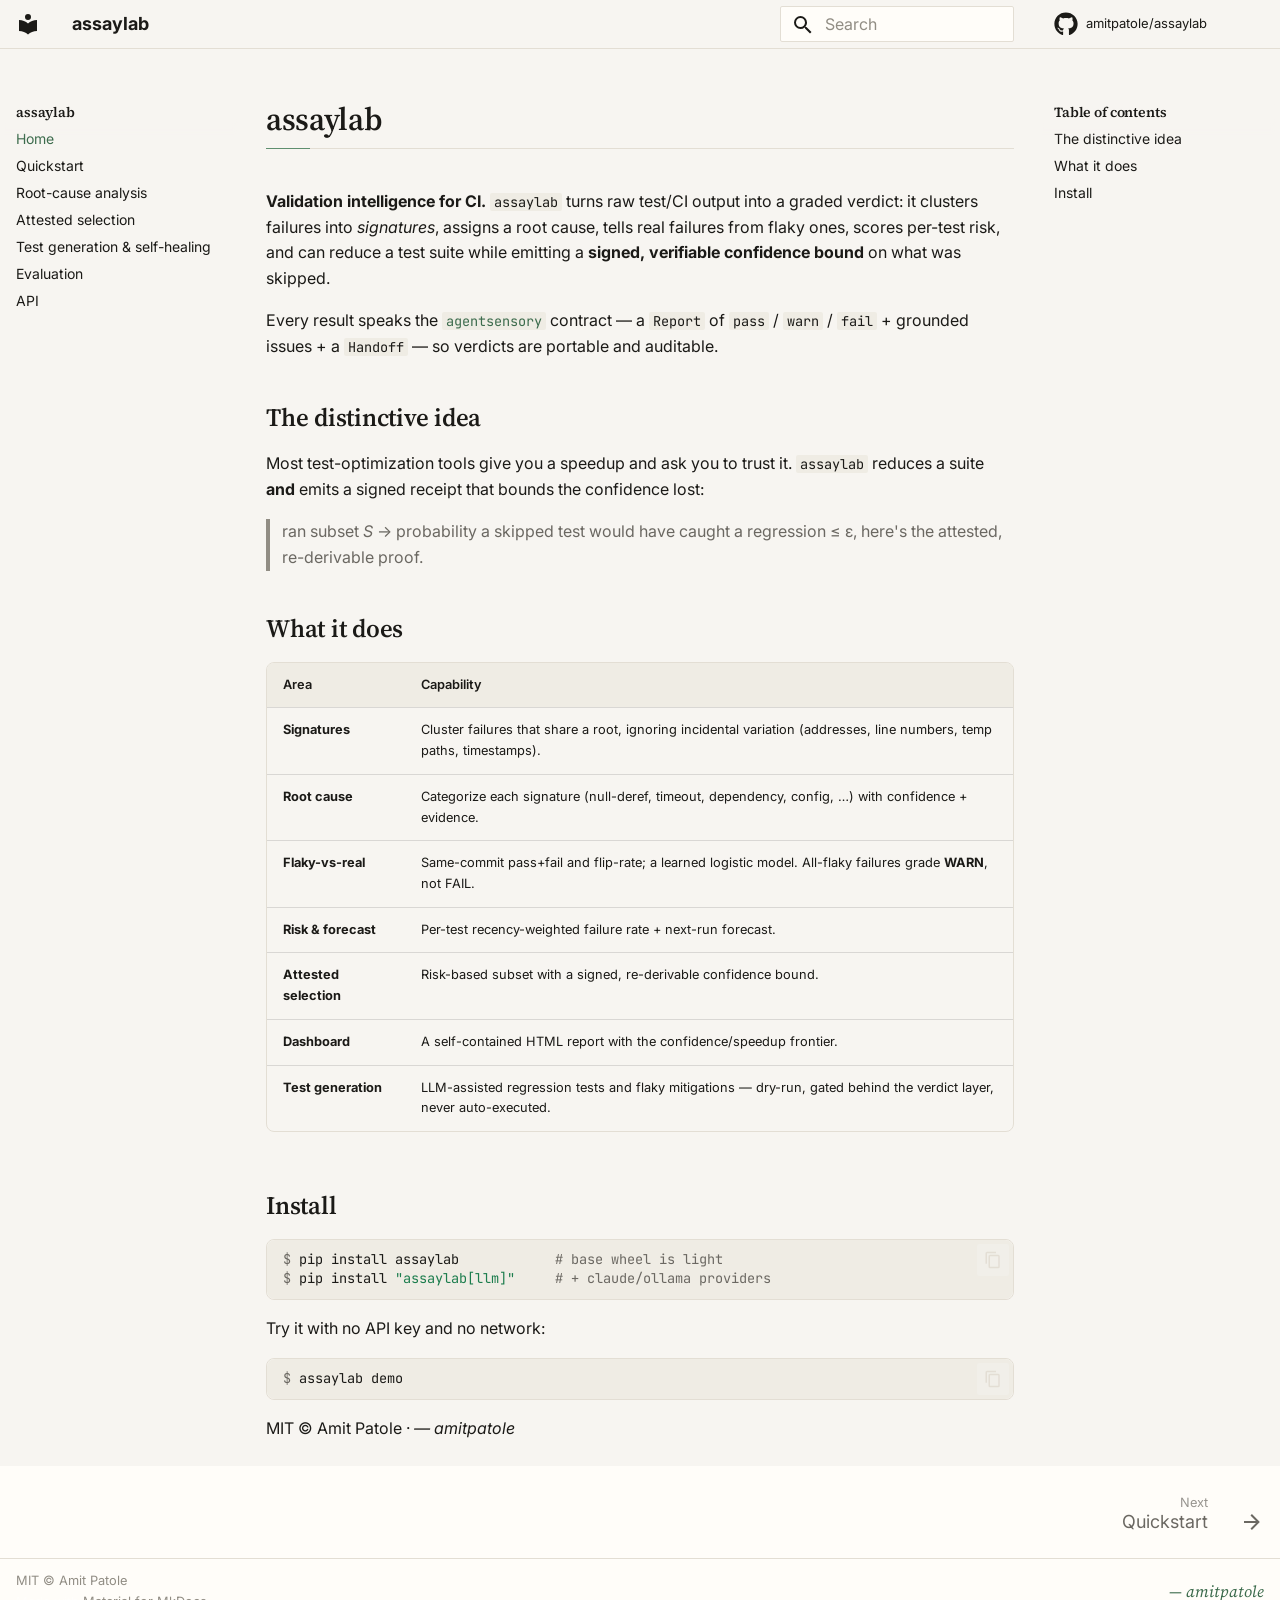
<file: site/index.html>
<!doctype html>
<html lang="en" class="no-js">
  <head>
    
      <meta charset="utf-8">
      <meta name="viewport" content="width=device-width,initial-scale=1">
      
        <meta name="description" content="Validation intelligence for CI — failure-signature RCA, ML flaky-vs-real classification, and attested test-selection with a verifiable confidence bound.">
      
      
      
        <link rel="canonical" href="https://amitpatole.github.io/assaylab/">
      
      
      
        <link rel="next" href="quickstart/">
      
      
        
      
      
      <link rel="icon" href="assets/images/favicon.png">
      <meta name="generator" content="mkdocs-1.6.1, mkdocs-material-9.7.6">
    
    
      
        <title>assaylab</title>
      
    
    
      <link rel="stylesheet" href="assets/stylesheets/main.484c7ddc.min.css">
      
        
        <link rel="stylesheet" href="assets/stylesheets/palette.ab4e12ef.min.css">
      
      


    
    
      
    
    
      
        
        
        <link rel="preconnect" href="https://fonts.gstatic.com" crossorigin>
        <link rel="stylesheet" href="https://fonts.googleapis.com/css?family=Inter:300,300i,400,400i,700,700i%7CJetBrains+Mono:400,400i,700,700i&display=fallback">
        <style>:root{--md-text-font:"Inter";--md-code-font:"JetBrains Mono"}</style>
      
    
    
      <link rel="stylesheet" href="assets/_mkdocstrings.css">
    
      <link rel="stylesheet" href="stylesheets/extra.css">
    
    <script>__md_scope=new URL(".",location),__md_hash=e=>[...e].reduce(((e,_)=>(e<<5)-e+_.charCodeAt(0)),0),__md_get=(e,_=localStorage,t=__md_scope)=>JSON.parse(_.getItem(t.pathname+"."+e)),__md_set=(e,_,t=localStorage,a=__md_scope)=>{try{t.setItem(a.pathname+"."+e,JSON.stringify(_))}catch(e){}}</script>
    
      

    
    
  </head>
  
  
    
    
    
    
    
    <body dir="ltr" data-md-color-scheme="default" data-md-color-primary="indigo" data-md-color-accent="indigo">
  
    
    <input class="md-toggle" data-md-toggle="drawer" type="checkbox" id="__drawer" autocomplete="off">
    <input class="md-toggle" data-md-toggle="search" type="checkbox" id="__search" autocomplete="off">
    <label class="md-overlay" for="__drawer"></label>
    <div data-md-component="skip">
      
        
        <a href="#assaylab" class="md-skip">
          Skip to content
        </a>
      
    </div>
    <div data-md-component="announce">
      
    </div>
    
    
      

  

<header class="md-header md-header--shadow" data-md-component="header">
  <nav class="md-header__inner md-grid" aria-label="Header">
    <a href="." title="assaylab" class="md-header__button md-logo" aria-label="assaylab" data-md-component="logo">
      
  
  <svg xmlns="http://www.w3.org/2000/svg" viewBox="0 0 24 24"><path d="M12 8a3 3 0 0 0 3-3 3 3 0 0 0-3-3 3 3 0 0 0-3 3 3 3 0 0 0 3 3m0 3.54C9.64 9.35 6.5 8 3 8v11c3.5 0 6.64 1.35 9 3.54 2.36-2.19 5.5-3.54 9-3.54V8c-3.5 0-6.64 1.35-9 3.54"/></svg>

    </a>
    <label class="md-header__button md-icon" for="__drawer">
      
      <svg xmlns="http://www.w3.org/2000/svg" viewBox="0 0 24 24"><path d="M3 6h18v2H3zm0 5h18v2H3zm0 5h18v2H3z"/></svg>
    </label>
    <div class="md-header__title" data-md-component="header-title">
      <div class="md-header__ellipsis">
        <div class="md-header__topic">
          <span class="md-ellipsis">
            assaylab
          </span>
        </div>
        <div class="md-header__topic" data-md-component="header-topic">
          <span class="md-ellipsis">
            
              Home
            
          </span>
        </div>
      </div>
    </div>
    
      
    
    
    
    
      
      
        <label class="md-header__button md-icon" for="__search">
          
          <svg xmlns="http://www.w3.org/2000/svg" viewBox="0 0 24 24"><path d="M9.5 3A6.5 6.5 0 0 1 16 9.5c0 1.61-.59 3.09-1.56 4.23l.27.27h.79l5 5-1.5 1.5-5-5v-.79l-.27-.27A6.52 6.52 0 0 1 9.5 16 6.5 6.5 0 0 1 3 9.5 6.5 6.5 0 0 1 9.5 3m0 2C7 5 5 7 5 9.5S7 14 9.5 14 14 12 14 9.5 12 5 9.5 5"/></svg>
        </label>
        <div class="md-search" data-md-component="search" role="dialog">
  <label class="md-search__overlay" for="__search"></label>
  <div class="md-search__inner" role="search">
    <form class="md-search__form" name="search">
      <input type="text" class="md-search__input" name="query" aria-label="Search" placeholder="Search" autocapitalize="off" autocorrect="off" autocomplete="off" spellcheck="false" data-md-component="search-query" required>
      <label class="md-search__icon md-icon" for="__search">
        
        <svg xmlns="http://www.w3.org/2000/svg" viewBox="0 0 24 24"><path d="M9.5 3A6.5 6.5 0 0 1 16 9.5c0 1.61-.59 3.09-1.56 4.23l.27.27h.79l5 5-1.5 1.5-5-5v-.79l-.27-.27A6.52 6.52 0 0 1 9.5 16 6.5 6.5 0 0 1 3 9.5 6.5 6.5 0 0 1 9.5 3m0 2C7 5 5 7 5 9.5S7 14 9.5 14 14 12 14 9.5 12 5 9.5 5"/></svg>
        
        <svg xmlns="http://www.w3.org/2000/svg" viewBox="0 0 24 24"><path d="M20 11v2H8l5.5 5.5-1.42 1.42L4.16 12l7.92-7.92L13.5 5.5 8 11z"/></svg>
      </label>
      <nav class="md-search__options" aria-label="Search">
        
        <button type="reset" class="md-search__icon md-icon" title="Clear" aria-label="Clear" tabindex="-1">
          
          <svg xmlns="http://www.w3.org/2000/svg" viewBox="0 0 24 24"><path d="M19 6.41 17.59 5 12 10.59 6.41 5 5 6.41 10.59 12 5 17.59 6.41 19 12 13.41 17.59 19 19 17.59 13.41 12z"/></svg>
        </button>
      </nav>
      
        <div class="md-search__suggest" data-md-component="search-suggest"></div>
      
    </form>
    <div class="md-search__output">
      <div class="md-search__scrollwrap" tabindex="0" data-md-scrollfix>
        <div class="md-search-result" data-md-component="search-result">
          <div class="md-search-result__meta">
            Initializing search
          </div>
          <ol class="md-search-result__list" role="presentation"></ol>
        </div>
      </div>
    </div>
  </div>
</div>
      
    
    
      <div class="md-header__source">
        <a href="https://github.com/amitpatole/assaylab" title="Go to repository" class="md-source" data-md-component="source">
  <div class="md-source__icon md-icon">
    
    <svg xmlns="http://www.w3.org/2000/svg" viewBox="0 0 512 512"><!--! Font Awesome Free 7.1.0 by @fontawesome - https://fontawesome.com License - https://fontawesome.com/license/free (Icons: CC BY 4.0, Fonts: SIL OFL 1.1, Code: MIT License) Copyright 2025 Fonticons, Inc.--><path d="M173.9 397.4c0 2-2.3 3.6-5.2 3.6-3.3.3-5.6-1.3-5.6-3.6 0-2 2.3-3.6 5.2-3.6 3-.3 5.6 1.3 5.6 3.6m-31.1-4.5c-.7 2 1.3 4.3 4.3 4.9 2.6 1 5.6 0 6.2-2s-1.3-4.3-4.3-5.2c-2.6-.7-5.5.3-6.2 2.3m44.2-1.7c-2.9.7-4.9 2.6-4.6 4.9.3 2 2.9 3.3 5.9 2.6 2.9-.7 4.9-2.6 4.6-4.6-.3-1.9-3-3.2-5.9-2.9M252.8 8C114.1 8 8 113.3 8 252c0 110.9 69.8 205.8 169.5 239.2 12.8 2.3 17.3-5.6 17.3-12.1 0-6.2-.3-40.4-.3-61.4 0 0-70 15-84.7-29.8 0 0-11.4-29.1-27.8-36.6 0 0-22.9-15.7 1.6-15.4 0 0 24.9 2 38.6 25.8 21.9 38.6 58.6 27.5 72.9 20.9 2.3-16 8.8-27.1 16-33.7-55.9-6.2-112.3-14.3-112.3-110.5 0-27.5 7.6-41.3 23.6-58.9-2.6-6.5-11.1-33.3 2.6-67.9 20.9-6.5 69 27 69 27 20-5.6 41.5-8.5 62.8-8.5s42.8 2.9 62.8 8.5c0 0 48.1-33.6 69-27 13.7 34.7 5.2 61.4 2.6 67.9 16 17.7 25.8 31.5 25.8 58.9 0 96.5-58.9 104.2-114.8 110.5 9.2 7.9 17 22.9 17 46.4 0 33.7-.3 75.4-.3 83.6 0 6.5 4.6 14.4 17.3 12.1C436.2 457.8 504 362.9 504 252 504 113.3 391.5 8 252.8 8M105.2 352.9c-1.3 1-1 3.3.7 5.2 1.6 1.6 3.9 2.3 5.2 1 1.3-1 1-3.3-.7-5.2-1.6-1.6-3.9-2.3-5.2-1m-10.8-8.1c-.7 1.3.3 2.9 2.3 3.9 1.6 1 3.6.7 4.3-.7.7-1.3-.3-2.9-2.3-3.9-2-.6-3.6-.3-4.3.7m32.4 35.6c-1.6 1.3-1 4.3 1.3 6.2 2.3 2.3 5.2 2.6 6.5 1 1.3-1.3.7-4.3-1.3-6.2-2.2-2.3-5.2-2.6-6.5-1m-11.4-14.7c-1.6 1-1.6 3.6 0 5.9s4.3 3.3 5.6 2.3c1.6-1.3 1.6-3.9 0-6.2-1.4-2.3-4-3.3-5.6-2"/></svg>
  </div>
  <div class="md-source__repository">
    amitpatole/assaylab
  </div>
</a>
      </div>
    
  </nav>
  
</header>
    
    <div class="md-container" data-md-component="container">
      
      
        
          
        
      
      <main class="md-main" data-md-component="main">
        <div class="md-main__inner md-grid">
          
            
              
              <div class="md-sidebar md-sidebar--primary" data-md-component="sidebar" data-md-type="navigation" >
                <div class="md-sidebar__scrollwrap">
                  <div class="md-sidebar__inner">
                    



<nav class="md-nav md-nav--primary" aria-label="Navigation" data-md-level="0">
  <label class="md-nav__title" for="__drawer">
    <a href="." title="assaylab" class="md-nav__button md-logo" aria-label="assaylab" data-md-component="logo">
      
  
  <svg xmlns="http://www.w3.org/2000/svg" viewBox="0 0 24 24"><path d="M12 8a3 3 0 0 0 3-3 3 3 0 0 0-3-3 3 3 0 0 0-3 3 3 3 0 0 0 3 3m0 3.54C9.64 9.35 6.5 8 3 8v11c3.5 0 6.64 1.35 9 3.54 2.36-2.19 5.5-3.54 9-3.54V8c-3.5 0-6.64 1.35-9 3.54"/></svg>

    </a>
    assaylab
  </label>
  
    <div class="md-nav__source">
      <a href="https://github.com/amitpatole/assaylab" title="Go to repository" class="md-source" data-md-component="source">
  <div class="md-source__icon md-icon">
    
    <svg xmlns="http://www.w3.org/2000/svg" viewBox="0 0 512 512"><!--! Font Awesome Free 7.1.0 by @fontawesome - https://fontawesome.com License - https://fontawesome.com/license/free (Icons: CC BY 4.0, Fonts: SIL OFL 1.1, Code: MIT License) Copyright 2025 Fonticons, Inc.--><path d="M173.9 397.4c0 2-2.3 3.6-5.2 3.6-3.3.3-5.6-1.3-5.6-3.6 0-2 2.3-3.6 5.2-3.6 3-.3 5.6 1.3 5.6 3.6m-31.1-4.5c-.7 2 1.3 4.3 4.3 4.9 2.6 1 5.6 0 6.2-2s-1.3-4.3-4.3-5.2c-2.6-.7-5.5.3-6.2 2.3m44.2-1.7c-2.9.7-4.9 2.6-4.6 4.9.3 2 2.9 3.3 5.9 2.6 2.9-.7 4.9-2.6 4.6-4.6-.3-1.9-3-3.2-5.9-2.9M252.8 8C114.1 8 8 113.3 8 252c0 110.9 69.8 205.8 169.5 239.2 12.8 2.3 17.3-5.6 17.3-12.1 0-6.2-.3-40.4-.3-61.4 0 0-70 15-84.7-29.8 0 0-11.4-29.1-27.8-36.6 0 0-22.9-15.7 1.6-15.4 0 0 24.9 2 38.6 25.8 21.9 38.6 58.6 27.5 72.9 20.9 2.3-16 8.8-27.1 16-33.7-55.9-6.2-112.3-14.3-112.3-110.5 0-27.5 7.6-41.3 23.6-58.9-2.6-6.5-11.1-33.3 2.6-67.9 20.9-6.5 69 27 69 27 20-5.6 41.5-8.5 62.8-8.5s42.8 2.9 62.8 8.5c0 0 48.1-33.6 69-27 13.7 34.7 5.2 61.4 2.6 67.9 16 17.7 25.8 31.5 25.8 58.9 0 96.5-58.9 104.2-114.8 110.5 9.2 7.9 17 22.9 17 46.4 0 33.7-.3 75.4-.3 83.6 0 6.5 4.6 14.4 17.3 12.1C436.2 457.8 504 362.9 504 252 504 113.3 391.5 8 252.8 8M105.2 352.9c-1.3 1-1 3.3.7 5.2 1.6 1.6 3.9 2.3 5.2 1 1.3-1 1-3.3-.7-5.2-1.6-1.6-3.9-2.3-5.2-1m-10.8-8.1c-.7 1.3.3 2.9 2.3 3.9 1.6 1 3.6.7 4.3-.7.7-1.3-.3-2.9-2.3-3.9-2-.6-3.6-.3-4.3.7m32.4 35.6c-1.6 1.3-1 4.3 1.3 6.2 2.3 2.3 5.2 2.6 6.5 1 1.3-1.3.7-4.3-1.3-6.2-2.2-2.3-5.2-2.6-6.5-1m-11.4-14.7c-1.6 1-1.6 3.6 0 5.9s4.3 3.3 5.6 2.3c1.6-1.3 1.6-3.9 0-6.2-1.4-2.3-4-3.3-5.6-2"/></svg>
  </div>
  <div class="md-source__repository">
    amitpatole/assaylab
  </div>
</a>
    </div>
  
  <ul class="md-nav__list" data-md-scrollfix>
    
      
      
  
  
    
  
  
  
    <li class="md-nav__item md-nav__item--active">
      
      <input class="md-nav__toggle md-toggle" type="checkbox" id="__toc">
      
      
        
      
      
        <label class="md-nav__link md-nav__link--active" for="__toc">
          
  
  
  <span class="md-ellipsis">
    
  
    Home
  

    
  </span>
  
  

          <span class="md-nav__icon md-icon"></span>
        </label>
      
      <a href="." class="md-nav__link md-nav__link--active">
        
  
  
  <span class="md-ellipsis">
    
  
    Home
  

    
  </span>
  
  

      </a>
      
        

<nav class="md-nav md-nav--secondary" aria-label="Table of contents">
  
  
  
    
  
  
    <label class="md-nav__title" for="__toc">
      <span class="md-nav__icon md-icon"></span>
      Table of contents
    </label>
    <ul class="md-nav__list" data-md-component="toc" data-md-scrollfix>
      
        <li class="md-nav__item">
  <a href="#the-distinctive-idea" class="md-nav__link">
    <span class="md-ellipsis">
      
        The distinctive idea
      
    </span>
  </a>
  
</li>
      
        <li class="md-nav__item">
  <a href="#what-it-does" class="md-nav__link">
    <span class="md-ellipsis">
      
        What it does
      
    </span>
  </a>
  
</li>
      
        <li class="md-nav__item">
  <a href="#install" class="md-nav__link">
    <span class="md-ellipsis">
      
        Install
      
    </span>
  </a>
  
</li>
      
    </ul>
  
</nav>
      
    </li>
  

    
      
      
  
  
  
  
    <li class="md-nav__item">
      <a href="quickstart/" class="md-nav__link">
        
  
  
  <span class="md-ellipsis">
    
  
    Quickstart
  

    
  </span>
  
  

      </a>
    </li>
  

    
      
      
  
  
  
  
    <li class="md-nav__item">
      <a href="rca/" class="md-nav__link">
        
  
  
  <span class="md-ellipsis">
    
  
    Root-cause analysis
  

    
  </span>
  
  

      </a>
    </li>
  

    
      
      
  
  
  
  
    <li class="md-nav__item">
      <a href="selection/" class="md-nav__link">
        
  
  
  <span class="md-ellipsis">
    
  
    Attested selection
  

    
  </span>
  
  

      </a>
    </li>
  

    
      
      
  
  
  
  
    <li class="md-nav__item">
      <a href="llm/" class="md-nav__link">
        
  
  
  <span class="md-ellipsis">
    
  
    Test generation & self-healing
  

    
  </span>
  
  

      </a>
    </li>
  

    
      
      
  
  
  
  
    <li class="md-nav__item">
      <a href="evaluation/" class="md-nav__link">
        
  
  
  <span class="md-ellipsis">
    
  
    Evaluation
  

    
  </span>
  
  

      </a>
    </li>
  

    
      
      
  
  
  
  
    <li class="md-nav__item">
      <a href="api/" class="md-nav__link">
        
  
  
  <span class="md-ellipsis">
    
  
    API
  

    
  </span>
  
  

      </a>
    </li>
  

    
  </ul>
</nav>
                  </div>
                </div>
              </div>
            
            
              
              <div class="md-sidebar md-sidebar--secondary" data-md-component="sidebar" data-md-type="toc" >
                <div class="md-sidebar__scrollwrap">
                  <div class="md-sidebar__inner">
                    

<nav class="md-nav md-nav--secondary" aria-label="Table of contents">
  
  
  
    
  
  
    <label class="md-nav__title" for="__toc">
      <span class="md-nav__icon md-icon"></span>
      Table of contents
    </label>
    <ul class="md-nav__list" data-md-component="toc" data-md-scrollfix>
      
        <li class="md-nav__item">
  <a href="#the-distinctive-idea" class="md-nav__link">
    <span class="md-ellipsis">
      
        The distinctive idea
      
    </span>
  </a>
  
</li>
      
        <li class="md-nav__item">
  <a href="#what-it-does" class="md-nav__link">
    <span class="md-ellipsis">
      
        What it does
      
    </span>
  </a>
  
</li>
      
        <li class="md-nav__item">
  <a href="#install" class="md-nav__link">
    <span class="md-ellipsis">
      
        Install
      
    </span>
  </a>
  
</li>
      
    </ul>
  
</nav>
                  </div>
                </div>
              </div>
            
          
          
            <div class="md-content" data-md-component="content">
              
              <article class="md-content__inner md-typeset">
                
                  


  
  


<h1 id="assaylab">assaylab<a class="headerlink" href="#assaylab" title="Permanent link">&para;</a></h1>
<p><strong>Validation intelligence for CI.</strong> <code>assaylab</code> turns raw test/CI output into a
graded verdict: it clusters failures into <em>signatures</em>, assigns a root cause,
tells real failures from flaky ones, scores per-test risk, and can reduce a test
suite while emitting a <strong>signed, verifiable confidence bound</strong> on what was
skipped.</p>
<p>Every result speaks the <a href="https://github.com/amitpatole/agentsensory"><code>agentsensory</code></a>
contract — a <code>Report</code> of <code>pass</code> / <code>warn</code> / <code>fail</code> + grounded issues + a
<code>Handoff</code> — so verdicts are portable and auditable.</p>
<h2 id="the-distinctive-idea">The distinctive idea<a class="headerlink" href="#the-distinctive-idea" title="Permanent link">&para;</a></h2>
<p>Most test-optimization tools give you a speedup and ask you to trust it.
<code>assaylab</code> reduces a suite <strong>and</strong> emits a signed receipt that bounds the
confidence lost:</p>
<blockquote>
<p>ran subset <em>S</em> → probability a skipped test would have caught a regression
≤ ε, here's the attested, re-derivable proof.</p>
</blockquote>
<h2 id="what-it-does">What it does<a class="headerlink" href="#what-it-does" title="Permanent link">&para;</a></h2>
<table>
<thead>
<tr>
<th>Area</th>
<th>Capability</th>
</tr>
</thead>
<tbody>
<tr>
<td><strong>Signatures</strong></td>
<td>Cluster failures that share a root, ignoring incidental variation (addresses, line numbers, temp paths, timestamps).</td>
</tr>
<tr>
<td><strong>Root cause</strong></td>
<td>Categorize each signature (null-deref, timeout, dependency, config, …) with confidence + evidence.</td>
</tr>
<tr>
<td><strong>Flaky-vs-real</strong></td>
<td>Same-commit pass+fail and flip-rate; a learned logistic model. All-flaky failures grade <strong>WARN</strong>, not FAIL.</td>
</tr>
<tr>
<td><strong>Risk &amp; forecast</strong></td>
<td>Per-test recency-weighted failure rate + next-run forecast.</td>
</tr>
<tr>
<td><strong>Attested selection</strong></td>
<td>Risk-based subset with a signed, re-derivable confidence bound.</td>
</tr>
<tr>
<td><strong>Dashboard</strong></td>
<td>A self-contained HTML report with the confidence/speedup frontier.</td>
</tr>
<tr>
<td><strong>Test generation</strong></td>
<td>LLM-assisted regression tests and flaky mitigations — dry-run, gated behind the verdict layer, never auto-executed.</td>
</tr>
</tbody>
</table>
<h2 id="install">Install<a class="headerlink" href="#install" title="Permanent link">&para;</a></h2>
<div class="highlight"><pre><span></span><code><a id="__codelineno-0-1" name="__codelineno-0-1" href="#__codelineno-0-1"></a><span class="gp">$ </span>pip<span class="w"> </span>install<span class="w"> </span>assaylab<span class="w">            </span><span class="c1"># base wheel is light</span>
<a id="__codelineno-0-2" name="__codelineno-0-2" href="#__codelineno-0-2"></a><span class="gp">$ </span>pip<span class="w"> </span>install<span class="w"> </span><span class="s2">&quot;assaylab[llm]&quot;</span><span class="w">     </span><span class="c1"># + claude/ollama providers</span>
</code></pre></div>
<p>Try it with no API key and no network:</p>
<div class="highlight"><pre><span></span><code><a id="__codelineno-1-1" name="__codelineno-1-1" href="#__codelineno-1-1"></a><span class="gp">$ </span>assaylab<span class="w"> </span>demo
</code></pre></div>
<p>MIT © Amit Patole · <em>— amitpatole</em></p>












                
              </article>
            </div>
          
          
<script>var target=document.getElementById(location.hash.slice(1));target&&target.name&&(target.checked=target.name.startsWith("__tabbed_"))</script>
        </div>
        
          <button type="button" class="md-top md-icon" data-md-component="top" hidden>
  
  <svg xmlns="http://www.w3.org/2000/svg" viewBox="0 0 24 24"><path d="M13 20h-2V8l-5.5 5.5-1.42-1.42L12 4.16l7.92 7.92-1.42 1.42L13 8z"/></svg>
  Back to top
</button>
        
      </main>
      
        <footer class="md-footer">
  
    
      
      <nav class="md-footer__inner md-grid" aria-label="Footer" >
        
        
          
          <a href="quickstart/" class="md-footer__link md-footer__link--next" aria-label="Next: Quickstart">
            <div class="md-footer__title">
              <span class="md-footer__direction">
                Next
              </span>
              <div class="md-ellipsis">
                Quickstart
              </div>
            </div>
            <div class="md-footer__button md-icon">
              
              <svg xmlns="http://www.w3.org/2000/svg" viewBox="0 0 24 24"><path d="M4 11v2h12l-5.5 5.5 1.42 1.42L19.84 12l-7.92-7.92L10.5 5.5 16 11z"/></svg>
            </div>
          </a>
        
      </nav>
    
  
  <div class="md-footer-meta md-typeset">
    <div class="md-footer-meta__inner md-grid">
      <div class="md-copyright">
  
    <div class="md-copyright__highlight">
      MIT © Amit Patole
    </div>
  
  
    Made with
    <a href="https://squidfunk.github.io/mkdocs-material/" target="_blank" rel="noopener">
      Material for MkDocs
    </a>
  
</div>
      
    </div>
  </div>
</footer>
      
    </div>
    <div class="md-dialog" data-md-component="dialog">
      <div class="md-dialog__inner md-typeset"></div>
    </div>
    
    
    
      
      
      <script id="__config" type="application/json">{"annotate": null, "base": ".", "features": ["navigation.sections", "navigation.top", "navigation.tracking", "navigation.instant", "navigation.footer", "content.code.copy", "content.code.annotate", "toc.follow", "search.suggest", "search.highlight"], "search": "assets/javascripts/workers/search.2c215733.min.js", "tags": null, "translations": {"clipboard.copied": "Copied to clipboard", "clipboard.copy": "Copy to clipboard", "search.result.more.one": "1 more on this page", "search.result.more.other": "# more on this page", "search.result.none": "No matching documents", "search.result.one": "1 matching document", "search.result.other": "# matching documents", "search.result.placeholder": "Type to start searching", "search.result.term.missing": "Missing", "select.version": "Select version"}, "version": null}</script>
    
    
      <script src="assets/javascripts/bundle.79ae519e.min.js"></script>
      
    
  </body>
</html>
</file>
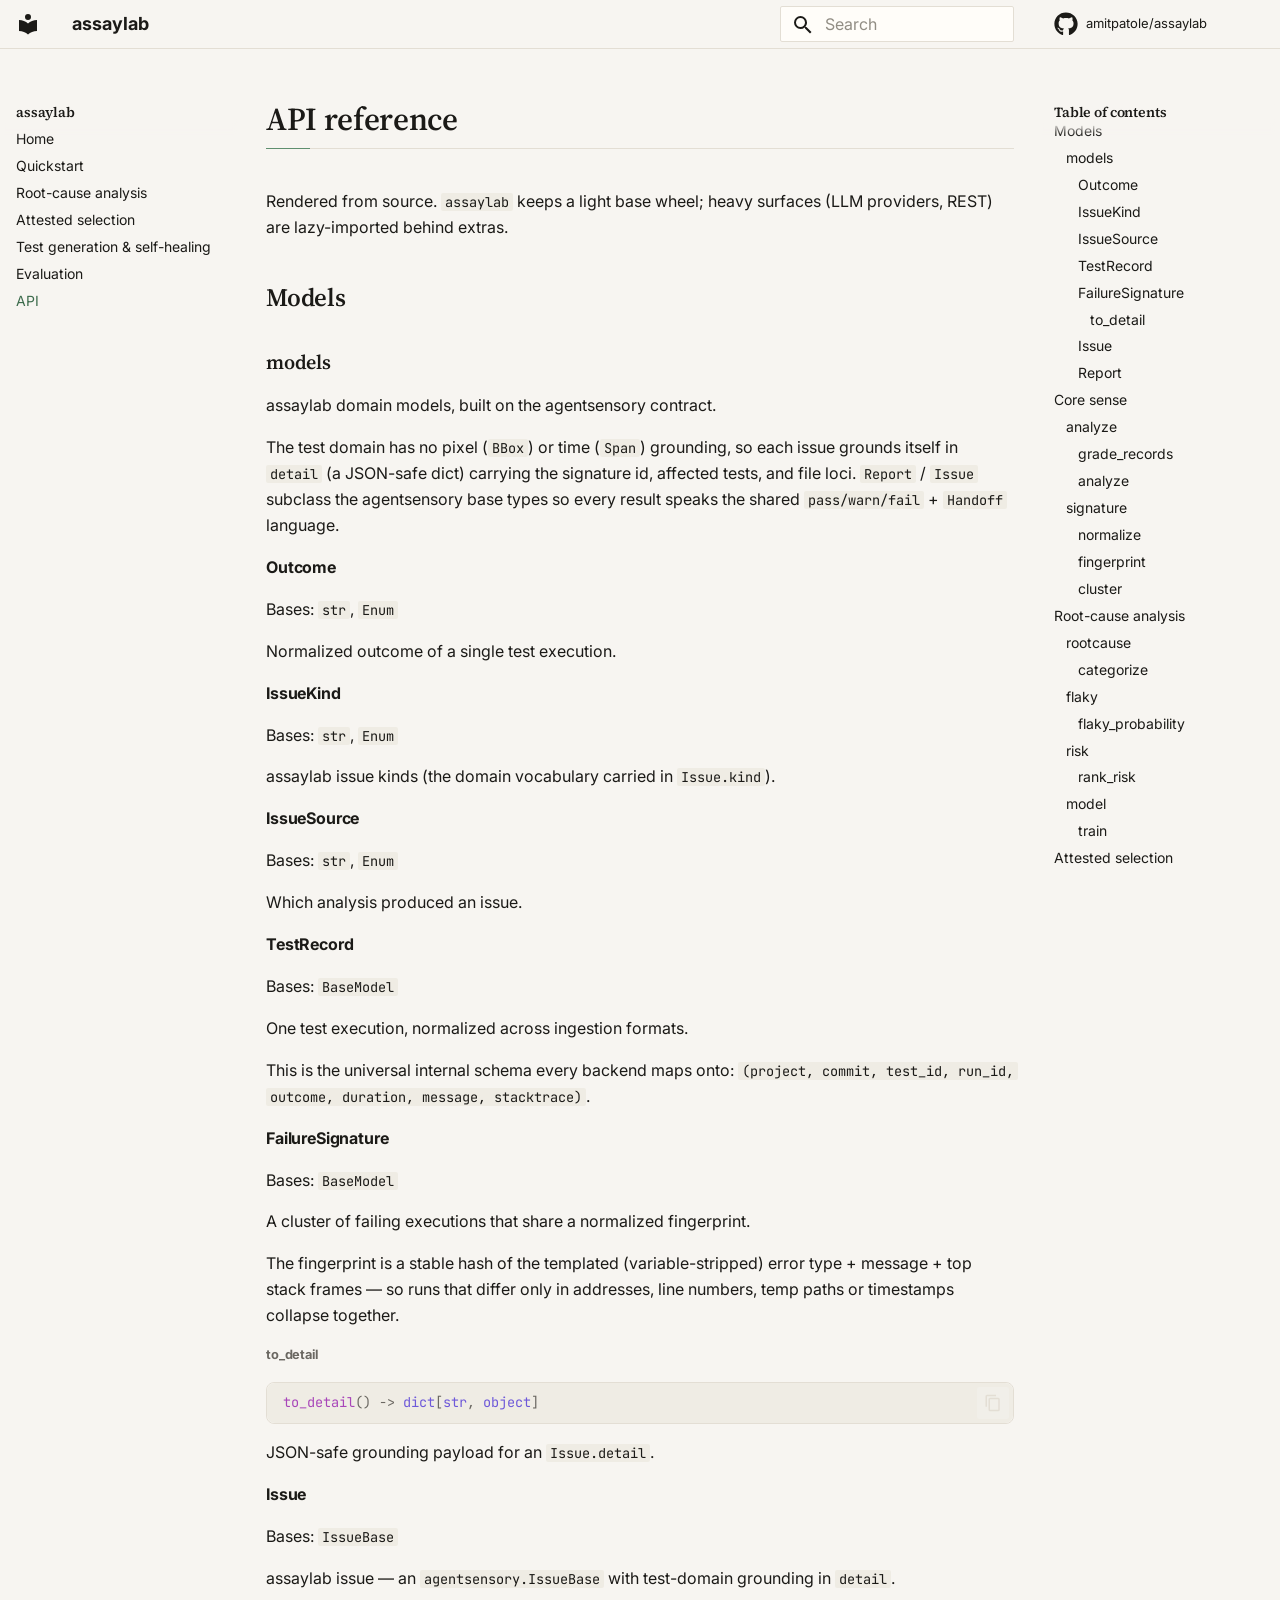
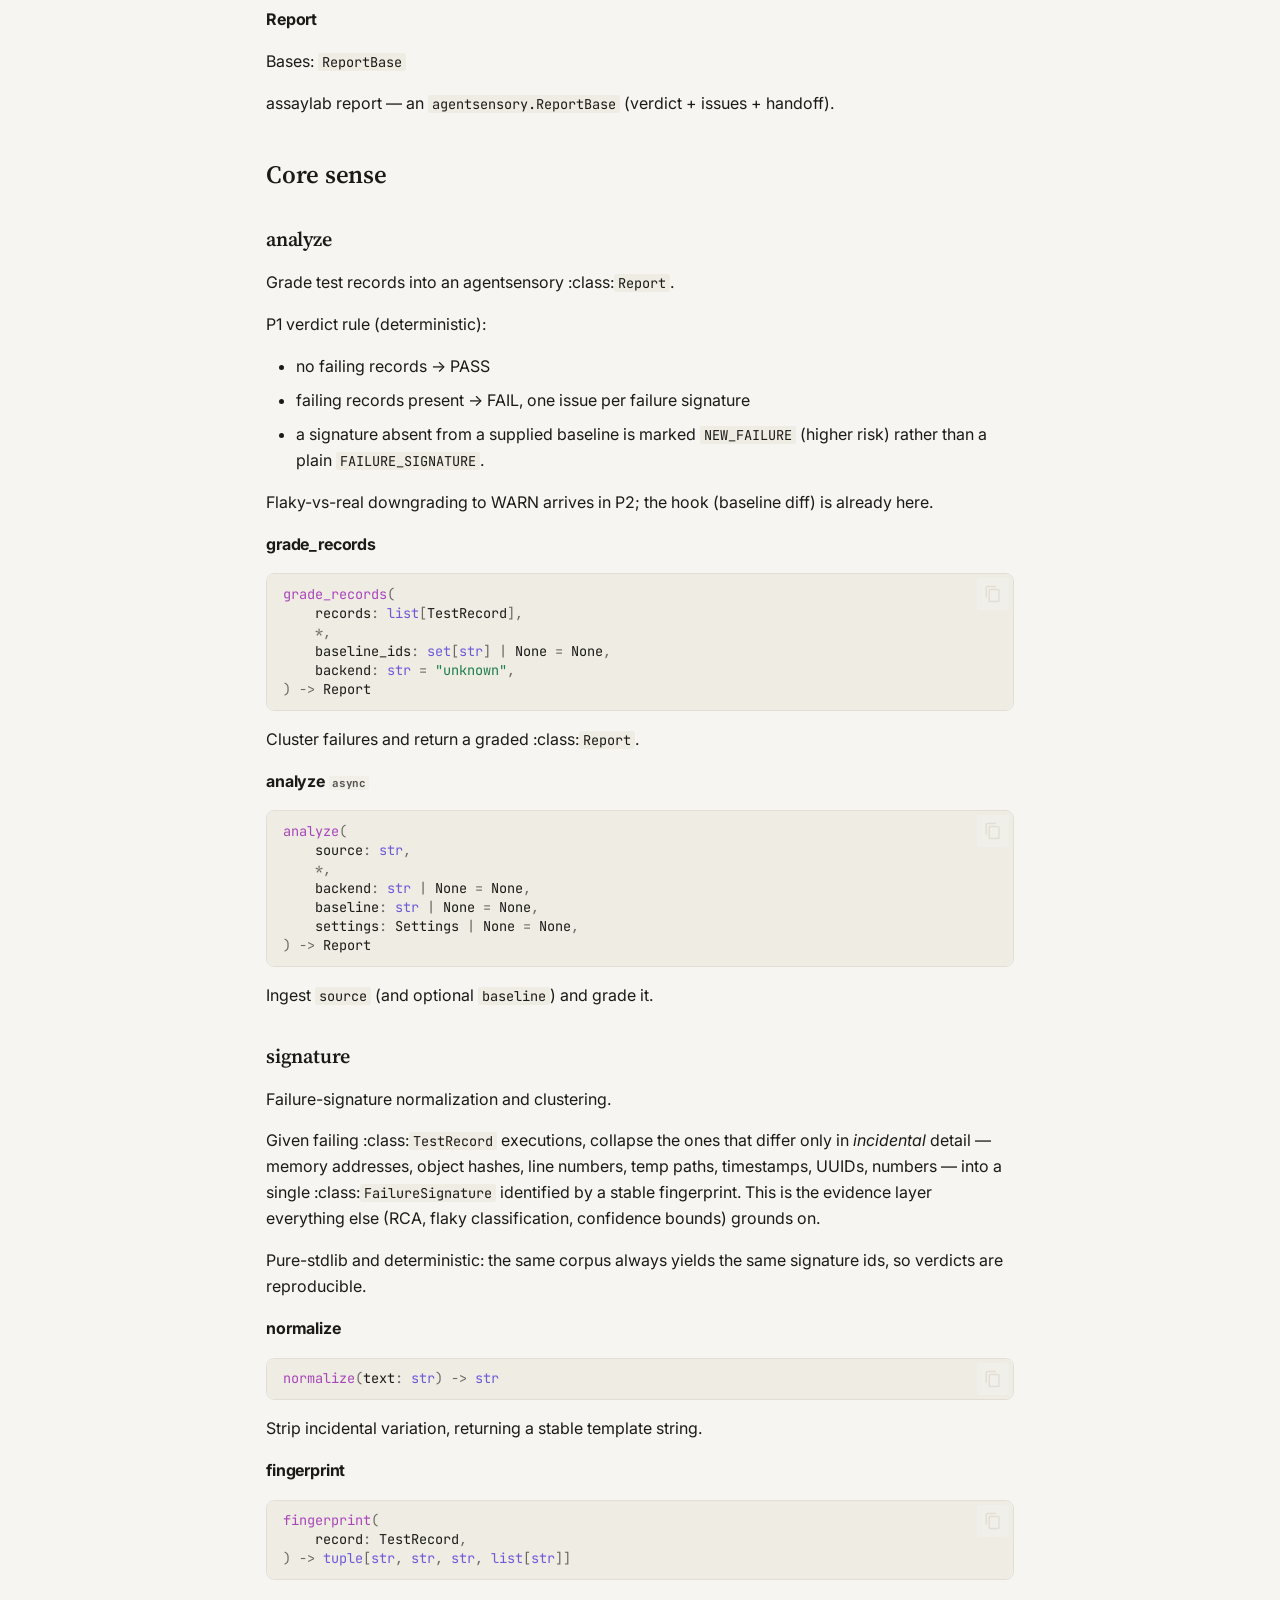
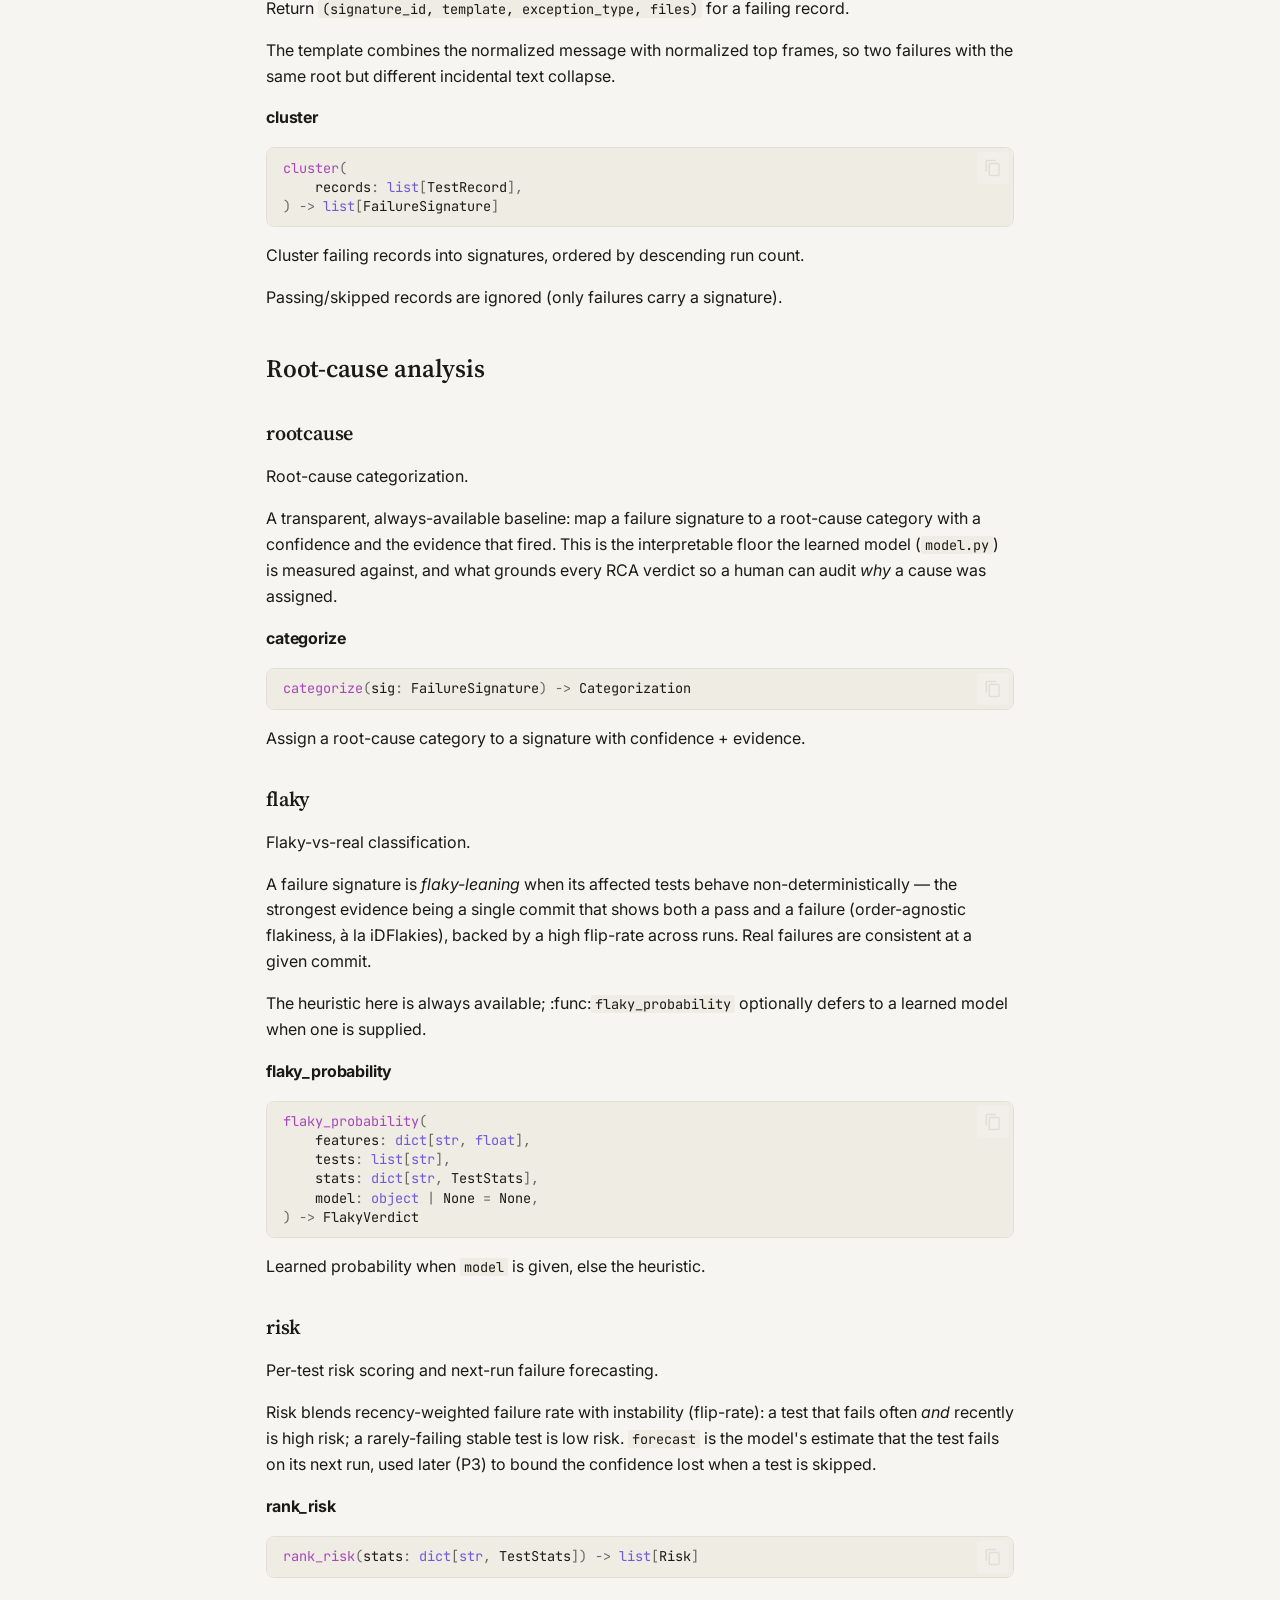
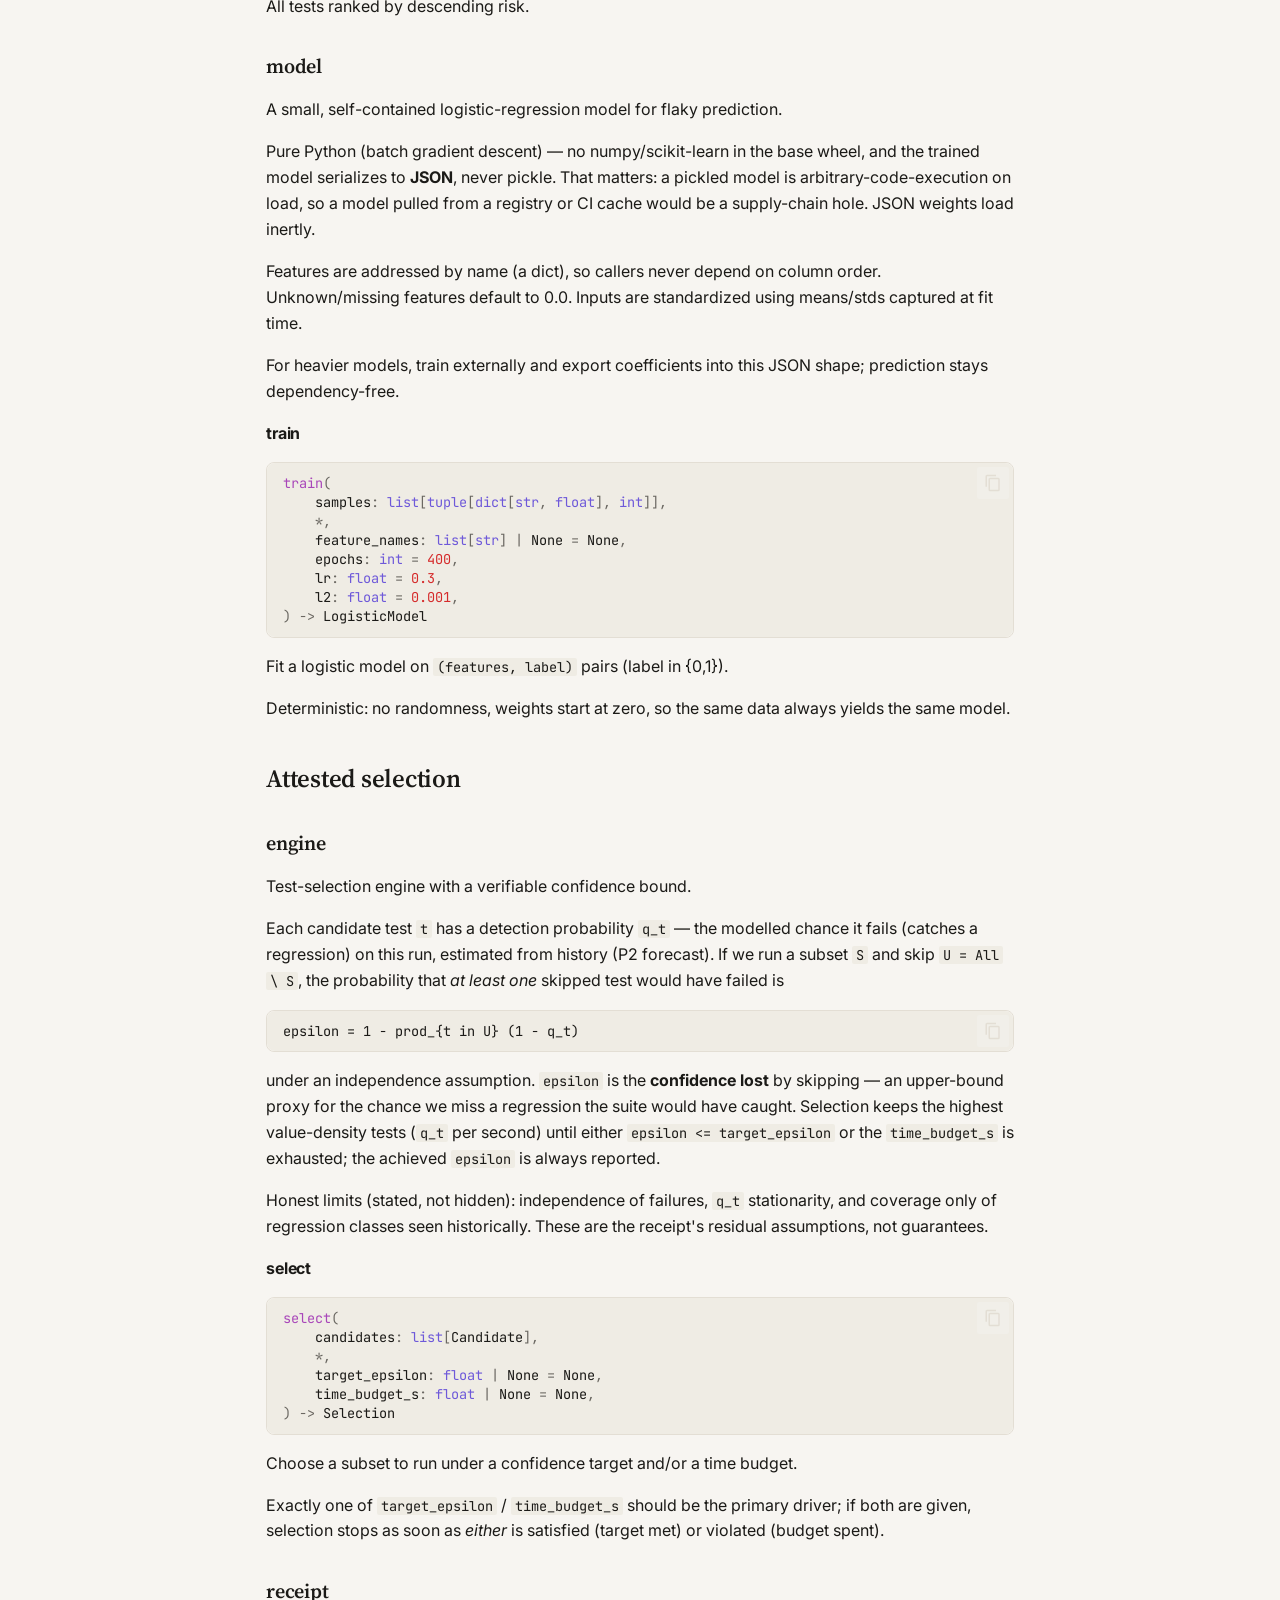
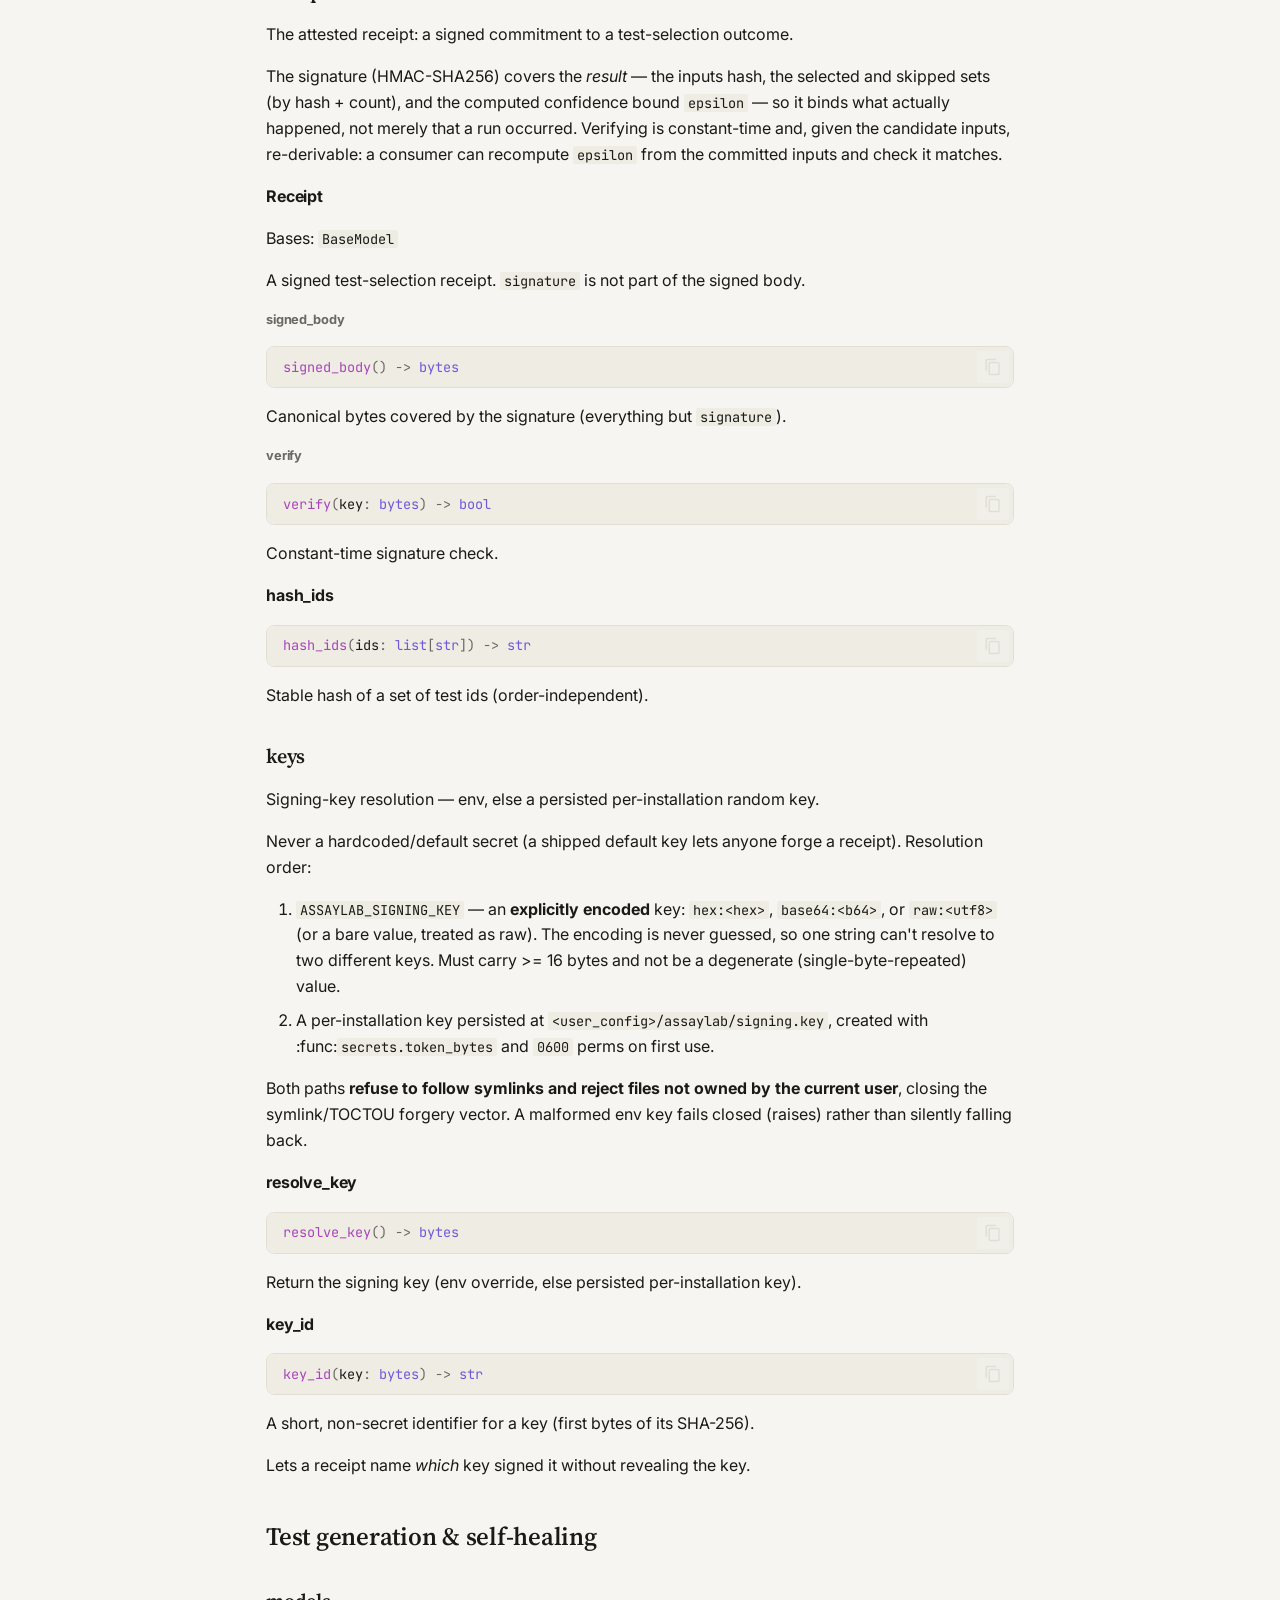
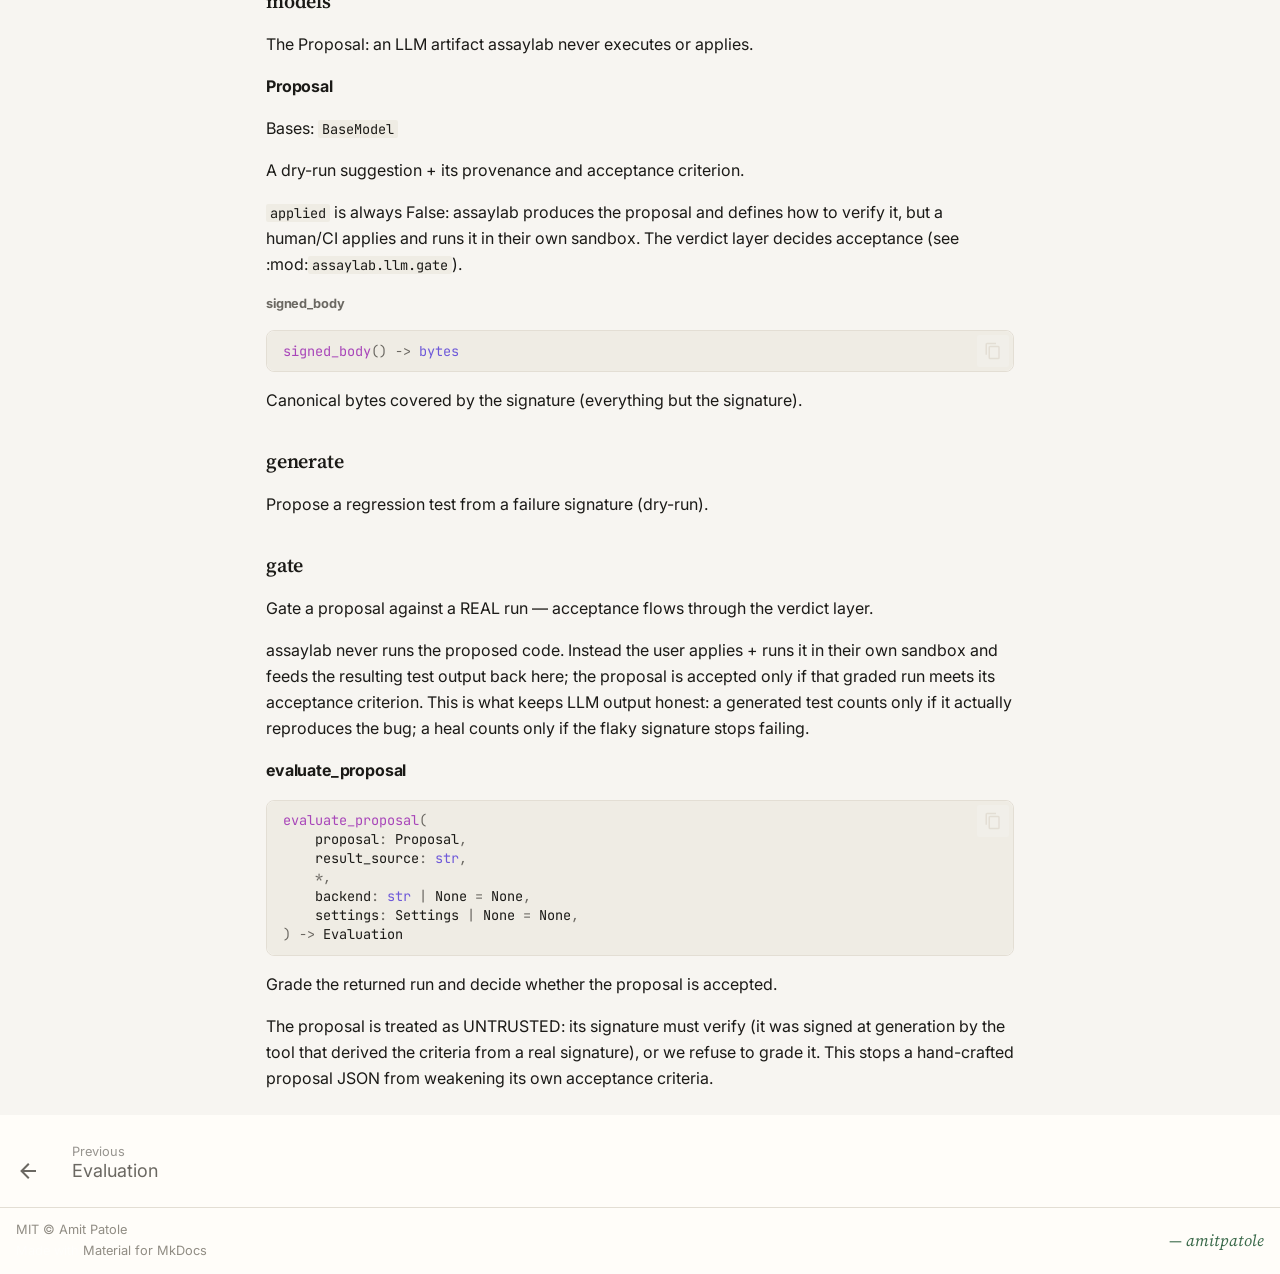
<file: site/api/index.html>
<!doctype html>
<html lang="en" class="no-js">
  <head>
    
      <meta charset="utf-8">
      <meta name="viewport" content="width=device-width,initial-scale=1">
      
        <meta name="description" content="Validation intelligence for CI — failure-signature RCA, ML flaky-vs-real classification, and attested test-selection with a verifiable confidence bound.">
      
      
      
        <link rel="canonical" href="https://amitpatole.github.io/assaylab/api/">
      
      
        <link rel="prev" href="../evaluation/">
      
      
      
        
      
      
      <link rel="icon" href="../assets/images/favicon.png">
      <meta name="generator" content="mkdocs-1.6.1, mkdocs-material-9.7.6">
    
    
      
        <title>API - assaylab</title>
      
    
    
      <link rel="stylesheet" href="../assets/stylesheets/main.484c7ddc.min.css">
      
        
        <link rel="stylesheet" href="../assets/stylesheets/palette.ab4e12ef.min.css">
      
      


    
    
      
    
    
      
        
        
        <link rel="preconnect" href="https://fonts.gstatic.com" crossorigin>
        <link rel="stylesheet" href="https://fonts.googleapis.com/css?family=Inter:300,300i,400,400i,700,700i%7CJetBrains+Mono:400,400i,700,700i&display=fallback">
        <style>:root{--md-text-font:"Inter";--md-code-font:"JetBrains Mono"}</style>
      
    
    
      <link rel="stylesheet" href="../assets/_mkdocstrings.css">
    
      <link rel="stylesheet" href="../stylesheets/extra.css">
    
    <script>__md_scope=new URL("..",location),__md_hash=e=>[...e].reduce(((e,_)=>(e<<5)-e+_.charCodeAt(0)),0),__md_get=(e,_=localStorage,t=__md_scope)=>JSON.parse(_.getItem(t.pathname+"."+e)),__md_set=(e,_,t=localStorage,a=__md_scope)=>{try{t.setItem(a.pathname+"."+e,JSON.stringify(_))}catch(e){}}</script>
    
      

    
    
  </head>
  
  
    
    
    
    
    
    <body dir="ltr" data-md-color-scheme="default" data-md-color-primary="indigo" data-md-color-accent="indigo">
  
    
    <input class="md-toggle" data-md-toggle="drawer" type="checkbox" id="__drawer" autocomplete="off">
    <input class="md-toggle" data-md-toggle="search" type="checkbox" id="__search" autocomplete="off">
    <label class="md-overlay" for="__drawer"></label>
    <div data-md-component="skip">
      
        
        <a href="#api-reference" class="md-skip">
          Skip to content
        </a>
      
    </div>
    <div data-md-component="announce">
      
    </div>
    
    
      

  

<header class="md-header md-header--shadow" data-md-component="header">
  <nav class="md-header__inner md-grid" aria-label="Header">
    <a href=".." title="assaylab" class="md-header__button md-logo" aria-label="assaylab" data-md-component="logo">
      
  
  <svg xmlns="http://www.w3.org/2000/svg" viewBox="0 0 24 24"><path d="M12 8a3 3 0 0 0 3-3 3 3 0 0 0-3-3 3 3 0 0 0-3 3 3 3 0 0 0 3 3m0 3.54C9.64 9.35 6.5 8 3 8v11c3.5 0 6.64 1.35 9 3.54 2.36-2.19 5.5-3.54 9-3.54V8c-3.5 0-6.64 1.35-9 3.54"/></svg>

    </a>
    <label class="md-header__button md-icon" for="__drawer">
      
      <svg xmlns="http://www.w3.org/2000/svg" viewBox="0 0 24 24"><path d="M3 6h18v2H3zm0 5h18v2H3zm0 5h18v2H3z"/></svg>
    </label>
    <div class="md-header__title" data-md-component="header-title">
      <div class="md-header__ellipsis">
        <div class="md-header__topic">
          <span class="md-ellipsis">
            assaylab
          </span>
        </div>
        <div class="md-header__topic" data-md-component="header-topic">
          <span class="md-ellipsis">
            
              API
            
          </span>
        </div>
      </div>
    </div>
    
      
    
    
    
    
      
      
        <label class="md-header__button md-icon" for="__search">
          
          <svg xmlns="http://www.w3.org/2000/svg" viewBox="0 0 24 24"><path d="M9.5 3A6.5 6.5 0 0 1 16 9.5c0 1.61-.59 3.09-1.56 4.23l.27.27h.79l5 5-1.5 1.5-5-5v-.79l-.27-.27A6.52 6.52 0 0 1 9.5 16 6.5 6.5 0 0 1 3 9.5 6.5 6.5 0 0 1 9.5 3m0 2C7 5 5 7 5 9.5S7 14 9.5 14 14 12 14 9.5 12 5 9.5 5"/></svg>
        </label>
        <div class="md-search" data-md-component="search" role="dialog">
  <label class="md-search__overlay" for="__search"></label>
  <div class="md-search__inner" role="search">
    <form class="md-search__form" name="search">
      <input type="text" class="md-search__input" name="query" aria-label="Search" placeholder="Search" autocapitalize="off" autocorrect="off" autocomplete="off" spellcheck="false" data-md-component="search-query" required>
      <label class="md-search__icon md-icon" for="__search">
        
        <svg xmlns="http://www.w3.org/2000/svg" viewBox="0 0 24 24"><path d="M9.5 3A6.5 6.5 0 0 1 16 9.5c0 1.61-.59 3.09-1.56 4.23l.27.27h.79l5 5-1.5 1.5-5-5v-.79l-.27-.27A6.52 6.52 0 0 1 9.5 16 6.5 6.5 0 0 1 3 9.5 6.5 6.5 0 0 1 9.5 3m0 2C7 5 5 7 5 9.5S7 14 9.5 14 14 12 14 9.5 12 5 9.5 5"/></svg>
        
        <svg xmlns="http://www.w3.org/2000/svg" viewBox="0 0 24 24"><path d="M20 11v2H8l5.5 5.5-1.42 1.42L4.16 12l7.92-7.92L13.5 5.5 8 11z"/></svg>
      </label>
      <nav class="md-search__options" aria-label="Search">
        
        <button type="reset" class="md-search__icon md-icon" title="Clear" aria-label="Clear" tabindex="-1">
          
          <svg xmlns="http://www.w3.org/2000/svg" viewBox="0 0 24 24"><path d="M19 6.41 17.59 5 12 10.59 6.41 5 5 6.41 10.59 12 5 17.59 6.41 19 12 13.41 17.59 19 19 17.59 13.41 12z"/></svg>
        </button>
      </nav>
      
        <div class="md-search__suggest" data-md-component="search-suggest"></div>
      
    </form>
    <div class="md-search__output">
      <div class="md-search__scrollwrap" tabindex="0" data-md-scrollfix>
        <div class="md-search-result" data-md-component="search-result">
          <div class="md-search-result__meta">
            Initializing search
          </div>
          <ol class="md-search-result__list" role="presentation"></ol>
        </div>
      </div>
    </div>
  </div>
</div>
      
    
    
      <div class="md-header__source">
        <a href="https://github.com/amitpatole/assaylab" title="Go to repository" class="md-source" data-md-component="source">
  <div class="md-source__icon md-icon">
    
    <svg xmlns="http://www.w3.org/2000/svg" viewBox="0 0 512 512"><!--! Font Awesome Free 7.1.0 by @fontawesome - https://fontawesome.com License - https://fontawesome.com/license/free (Icons: CC BY 4.0, Fonts: SIL OFL 1.1, Code: MIT License) Copyright 2025 Fonticons, Inc.--><path d="M173.9 397.4c0 2-2.3 3.6-5.2 3.6-3.3.3-5.6-1.3-5.6-3.6 0-2 2.3-3.6 5.2-3.6 3-.3 5.6 1.3 5.6 3.6m-31.1-4.5c-.7 2 1.3 4.3 4.3 4.9 2.6 1 5.6 0 6.2-2s-1.3-4.3-4.3-5.2c-2.6-.7-5.5.3-6.2 2.3m44.2-1.7c-2.9.7-4.9 2.6-4.6 4.9.3 2 2.9 3.3 5.9 2.6 2.9-.7 4.9-2.6 4.6-4.6-.3-1.9-3-3.2-5.9-2.9M252.8 8C114.1 8 8 113.3 8 252c0 110.9 69.8 205.8 169.5 239.2 12.8 2.3 17.3-5.6 17.3-12.1 0-6.2-.3-40.4-.3-61.4 0 0-70 15-84.7-29.8 0 0-11.4-29.1-27.8-36.6 0 0-22.9-15.7 1.6-15.4 0 0 24.9 2 38.6 25.8 21.9 38.6 58.6 27.5 72.9 20.9 2.3-16 8.8-27.1 16-33.7-55.9-6.2-112.3-14.3-112.3-110.5 0-27.5 7.6-41.3 23.6-58.9-2.6-6.5-11.1-33.3 2.6-67.9 20.9-6.5 69 27 69 27 20-5.6 41.5-8.5 62.8-8.5s42.8 2.9 62.8 8.5c0 0 48.1-33.6 69-27 13.7 34.7 5.2 61.4 2.6 67.9 16 17.7 25.8 31.5 25.8 58.9 0 96.5-58.9 104.2-114.8 110.5 9.2 7.9 17 22.9 17 46.4 0 33.7-.3 75.4-.3 83.6 0 6.5 4.6 14.4 17.3 12.1C436.2 457.8 504 362.9 504 252 504 113.3 391.5 8 252.8 8M105.2 352.9c-1.3 1-1 3.3.7 5.2 1.6 1.6 3.9 2.3 5.2 1 1.3-1 1-3.3-.7-5.2-1.6-1.6-3.9-2.3-5.2-1m-10.8-8.1c-.7 1.3.3 2.9 2.3 3.9 1.6 1 3.6.7 4.3-.7.7-1.3-.3-2.9-2.3-3.9-2-.6-3.6-.3-4.3.7m32.4 35.6c-1.6 1.3-1 4.3 1.3 6.2 2.3 2.3 5.2 2.6 6.5 1 1.3-1.3.7-4.3-1.3-6.2-2.2-2.3-5.2-2.6-6.5-1m-11.4-14.7c-1.6 1-1.6 3.6 0 5.9s4.3 3.3 5.6 2.3c1.6-1.3 1.6-3.9 0-6.2-1.4-2.3-4-3.3-5.6-2"/></svg>
  </div>
  <div class="md-source__repository">
    amitpatole/assaylab
  </div>
</a>
      </div>
    
  </nav>
  
</header>
    
    <div class="md-container" data-md-component="container">
      
      
        
          
        
      
      <main class="md-main" data-md-component="main">
        <div class="md-main__inner md-grid">
          
            
              
              <div class="md-sidebar md-sidebar--primary" data-md-component="sidebar" data-md-type="navigation" >
                <div class="md-sidebar__scrollwrap">
                  <div class="md-sidebar__inner">
                    



<nav class="md-nav md-nav--primary" aria-label="Navigation" data-md-level="0">
  <label class="md-nav__title" for="__drawer">
    <a href=".." title="assaylab" class="md-nav__button md-logo" aria-label="assaylab" data-md-component="logo">
      
  
  <svg xmlns="http://www.w3.org/2000/svg" viewBox="0 0 24 24"><path d="M12 8a3 3 0 0 0 3-3 3 3 0 0 0-3-3 3 3 0 0 0-3 3 3 3 0 0 0 3 3m0 3.54C9.64 9.35 6.5 8 3 8v11c3.5 0 6.64 1.35 9 3.54 2.36-2.19 5.5-3.54 9-3.54V8c-3.5 0-6.64 1.35-9 3.54"/></svg>

    </a>
    assaylab
  </label>
  
    <div class="md-nav__source">
      <a href="https://github.com/amitpatole/assaylab" title="Go to repository" class="md-source" data-md-component="source">
  <div class="md-source__icon md-icon">
    
    <svg xmlns="http://www.w3.org/2000/svg" viewBox="0 0 512 512"><!--! Font Awesome Free 7.1.0 by @fontawesome - https://fontawesome.com License - https://fontawesome.com/license/free (Icons: CC BY 4.0, Fonts: SIL OFL 1.1, Code: MIT License) Copyright 2025 Fonticons, Inc.--><path d="M173.9 397.4c0 2-2.3 3.6-5.2 3.6-3.3.3-5.6-1.3-5.6-3.6 0-2 2.3-3.6 5.2-3.6 3-.3 5.6 1.3 5.6 3.6m-31.1-4.5c-.7 2 1.3 4.3 4.3 4.9 2.6 1 5.6 0 6.2-2s-1.3-4.3-4.3-5.2c-2.6-.7-5.5.3-6.2 2.3m44.2-1.7c-2.9.7-4.9 2.6-4.6 4.9.3 2 2.9 3.3 5.9 2.6 2.9-.7 4.9-2.6 4.6-4.6-.3-1.9-3-3.2-5.9-2.9M252.8 8C114.1 8 8 113.3 8 252c0 110.9 69.8 205.8 169.5 239.2 12.8 2.3 17.3-5.6 17.3-12.1 0-6.2-.3-40.4-.3-61.4 0 0-70 15-84.7-29.8 0 0-11.4-29.1-27.8-36.6 0 0-22.9-15.7 1.6-15.4 0 0 24.9 2 38.6 25.8 21.9 38.6 58.6 27.5 72.9 20.9 2.3-16 8.8-27.1 16-33.7-55.9-6.2-112.3-14.3-112.3-110.5 0-27.5 7.6-41.3 23.6-58.9-2.6-6.5-11.1-33.3 2.6-67.9 20.9-6.5 69 27 69 27 20-5.6 41.5-8.5 62.8-8.5s42.8 2.9 62.8 8.5c0 0 48.1-33.6 69-27 13.7 34.7 5.2 61.4 2.6 67.9 16 17.7 25.8 31.5 25.8 58.9 0 96.5-58.9 104.2-114.8 110.5 9.2 7.9 17 22.9 17 46.4 0 33.7-.3 75.4-.3 83.6 0 6.5 4.6 14.4 17.3 12.1C436.2 457.8 504 362.9 504 252 504 113.3 391.5 8 252.8 8M105.2 352.9c-1.3 1-1 3.3.7 5.2 1.6 1.6 3.9 2.3 5.2 1 1.3-1 1-3.3-.7-5.2-1.6-1.6-3.9-2.3-5.2-1m-10.8-8.1c-.7 1.3.3 2.9 2.3 3.9 1.6 1 3.6.7 4.3-.7.7-1.3-.3-2.9-2.3-3.9-2-.6-3.6-.3-4.3.7m32.4 35.6c-1.6 1.3-1 4.3 1.3 6.2 2.3 2.3 5.2 2.6 6.5 1 1.3-1.3.7-4.3-1.3-6.2-2.2-2.3-5.2-2.6-6.5-1m-11.4-14.7c-1.6 1-1.6 3.6 0 5.9s4.3 3.3 5.6 2.3c1.6-1.3 1.6-3.9 0-6.2-1.4-2.3-4-3.3-5.6-2"/></svg>
  </div>
  <div class="md-source__repository">
    amitpatole/assaylab
  </div>
</a>
    </div>
  
  <ul class="md-nav__list" data-md-scrollfix>
    
      
      
  
  
  
  
    <li class="md-nav__item">
      <a href=".." class="md-nav__link">
        
  
  
  <span class="md-ellipsis">
    
  
    Home
  

    
  </span>
  
  

      </a>
    </li>
  

    
      
      
  
  
  
  
    <li class="md-nav__item">
      <a href="../quickstart/" class="md-nav__link">
        
  
  
  <span class="md-ellipsis">
    
  
    Quickstart
  

    
  </span>
  
  

      </a>
    </li>
  

    
      
      
  
  
  
  
    <li class="md-nav__item">
      <a href="../rca/" class="md-nav__link">
        
  
  
  <span class="md-ellipsis">
    
  
    Root-cause analysis
  

    
  </span>
  
  

      </a>
    </li>
  

    
      
      
  
  
  
  
    <li class="md-nav__item">
      <a href="../selection/" class="md-nav__link">
        
  
  
  <span class="md-ellipsis">
    
  
    Attested selection
  

    
  </span>
  
  

      </a>
    </li>
  

    
      
      
  
  
  
  
    <li class="md-nav__item">
      <a href="../llm/" class="md-nav__link">
        
  
  
  <span class="md-ellipsis">
    
  
    Test generation & self-healing
  

    
  </span>
  
  

      </a>
    </li>
  

    
      
      
  
  
  
  
    <li class="md-nav__item">
      <a href="../evaluation/" class="md-nav__link">
        
  
  
  <span class="md-ellipsis">
    
  
    Evaluation
  

    
  </span>
  
  

      </a>
    </li>
  

    
      
      
  
  
    
  
  
  
    <li class="md-nav__item md-nav__item--active">
      
      <input class="md-nav__toggle md-toggle" type="checkbox" id="__toc">
      
      
        
      
      
        <label class="md-nav__link md-nav__link--active" for="__toc">
          
  
  
  <span class="md-ellipsis">
    
  
    API
  

    
  </span>
  
  

          <span class="md-nav__icon md-icon"></span>
        </label>
      
      <a href="./" class="md-nav__link md-nav__link--active">
        
  
  
  <span class="md-ellipsis">
    
  
    API
  

    
  </span>
  
  

      </a>
      
        

<nav class="md-nav md-nav--secondary" aria-label="Table of contents">
  
  
  
    
  
  
    <label class="md-nav__title" for="__toc">
      <span class="md-nav__icon md-icon"></span>
      Table of contents
    </label>
    <ul class="md-nav__list" data-md-component="toc" data-md-scrollfix>
      
        <li class="md-nav__item">
  <a href="#models" class="md-nav__link">
    <span class="md-ellipsis">
      
        Models
      
    </span>
  </a>
  
    <nav class="md-nav" aria-label="Models">
      <ul class="md-nav__list">
        
          <li class="md-nav__item">
  <a href="#assaylab.models" class="md-nav__link">
    <span class="md-ellipsis">
      
        models
      
    </span>
  </a>
  
    <nav class="md-nav" aria-label="models">
      <ul class="md-nav__list">
        
          <li class="md-nav__item">
  <a href="#assaylab.models.Outcome" class="md-nav__link">
    <span class="md-ellipsis">
      
        Outcome
      
    </span>
  </a>
  
</li>
        
          <li class="md-nav__item">
  <a href="#assaylab.models.IssueKind" class="md-nav__link">
    <span class="md-ellipsis">
      
        IssueKind
      
    </span>
  </a>
  
</li>
        
          <li class="md-nav__item">
  <a href="#assaylab.models.IssueSource" class="md-nav__link">
    <span class="md-ellipsis">
      
        IssueSource
      
    </span>
  </a>
  
</li>
        
          <li class="md-nav__item">
  <a href="#assaylab.models.TestRecord" class="md-nav__link">
    <span class="md-ellipsis">
      
        TestRecord
      
    </span>
  </a>
  
</li>
        
          <li class="md-nav__item">
  <a href="#assaylab.models.FailureSignature" class="md-nav__link">
    <span class="md-ellipsis">
      
        FailureSignature
      
    </span>
  </a>
  
    <nav class="md-nav" aria-label="FailureSignature">
      <ul class="md-nav__list">
        
          <li class="md-nav__item">
  <a href="#assaylab.models.FailureSignature.to_detail" class="md-nav__link">
    <span class="md-ellipsis">
      
        to_detail
      
    </span>
  </a>
  
</li>
        
      </ul>
    </nav>
  
</li>
        
          <li class="md-nav__item">
  <a href="#assaylab.models.Issue" class="md-nav__link">
    <span class="md-ellipsis">
      
        Issue
      
    </span>
  </a>
  
</li>
        
          <li class="md-nav__item">
  <a href="#assaylab.models.Report" class="md-nav__link">
    <span class="md-ellipsis">
      
        Report
      
    </span>
  </a>
  
</li>
        
      </ul>
    </nav>
  
</li>
        
      </ul>
    </nav>
  
</li>
      
        <li class="md-nav__item">
  <a href="#core-sense" class="md-nav__link">
    <span class="md-ellipsis">
      
        Core sense
      
    </span>
  </a>
  
    <nav class="md-nav" aria-label="Core sense">
      <ul class="md-nav__list">
        
          <li class="md-nav__item">
  <a href="#assaylab.core.analyze" class="md-nav__link">
    <span class="md-ellipsis">
      
        analyze
      
    </span>
  </a>
  
    <nav class="md-nav" aria-label="analyze">
      <ul class="md-nav__list">
        
          <li class="md-nav__item">
  <a href="#assaylab.core.analyze.grade_records" class="md-nav__link">
    <span class="md-ellipsis">
      
        grade_records
      
    </span>
  </a>
  
</li>
        
          <li class="md-nav__item">
  <a href="#assaylab.core.analyze.analyze" class="md-nav__link">
    <span class="md-ellipsis">
      
        analyze
      
    </span>
  </a>
  
</li>
        
      </ul>
    </nav>
  
</li>
        
          <li class="md-nav__item">
  <a href="#assaylab.core.signature" class="md-nav__link">
    <span class="md-ellipsis">
      
        signature
      
    </span>
  </a>
  
    <nav class="md-nav" aria-label="signature">
      <ul class="md-nav__list">
        
          <li class="md-nav__item">
  <a href="#assaylab.core.signature.normalize" class="md-nav__link">
    <span class="md-ellipsis">
      
        normalize
      
    </span>
  </a>
  
</li>
        
          <li class="md-nav__item">
  <a href="#assaylab.core.signature.fingerprint" class="md-nav__link">
    <span class="md-ellipsis">
      
        fingerprint
      
    </span>
  </a>
  
</li>
        
          <li class="md-nav__item">
  <a href="#assaylab.core.signature.cluster" class="md-nav__link">
    <span class="md-ellipsis">
      
        cluster
      
    </span>
  </a>
  
</li>
        
      </ul>
    </nav>
  
</li>
        
      </ul>
    </nav>
  
</li>
      
        <li class="md-nav__item">
  <a href="#root-cause-analysis" class="md-nav__link">
    <span class="md-ellipsis">
      
        Root-cause analysis
      
    </span>
  </a>
  
    <nav class="md-nav" aria-label="Root-cause analysis">
      <ul class="md-nav__list">
        
          <li class="md-nav__item">
  <a href="#assaylab.rca.rootcause" class="md-nav__link">
    <span class="md-ellipsis">
      
        rootcause
      
    </span>
  </a>
  
    <nav class="md-nav" aria-label="rootcause">
      <ul class="md-nav__list">
        
          <li class="md-nav__item">
  <a href="#assaylab.rca.rootcause.categorize" class="md-nav__link">
    <span class="md-ellipsis">
      
        categorize
      
    </span>
  </a>
  
</li>
        
      </ul>
    </nav>
  
</li>
        
          <li class="md-nav__item">
  <a href="#assaylab.rca.flaky" class="md-nav__link">
    <span class="md-ellipsis">
      
        flaky
      
    </span>
  </a>
  
    <nav class="md-nav" aria-label="flaky">
      <ul class="md-nav__list">
        
          <li class="md-nav__item">
  <a href="#assaylab.rca.flaky.flaky_probability" class="md-nav__link">
    <span class="md-ellipsis">
      
        flaky_probability
      
    </span>
  </a>
  
</li>
        
      </ul>
    </nav>
  
</li>
        
          <li class="md-nav__item">
  <a href="#assaylab.rca.risk" class="md-nav__link">
    <span class="md-ellipsis">
      
        risk
      
    </span>
  </a>
  
    <nav class="md-nav" aria-label="risk">
      <ul class="md-nav__list">
        
          <li class="md-nav__item">
  <a href="#assaylab.rca.risk.rank_risk" class="md-nav__link">
    <span class="md-ellipsis">
      
        rank_risk
      
    </span>
  </a>
  
</li>
        
      </ul>
    </nav>
  
</li>
        
          <li class="md-nav__item">
  <a href="#assaylab.rca.model" class="md-nav__link">
    <span class="md-ellipsis">
      
        model
      
    </span>
  </a>
  
    <nav class="md-nav" aria-label="model">
      <ul class="md-nav__list">
        
          <li class="md-nav__item">
  <a href="#assaylab.rca.model.train" class="md-nav__link">
    <span class="md-ellipsis">
      
        train
      
    </span>
  </a>
  
</li>
        
      </ul>
    </nav>
  
</li>
        
      </ul>
    </nav>
  
</li>
      
        <li class="md-nav__item">
  <a href="#attested-selection" class="md-nav__link">
    <span class="md-ellipsis">
      
        Attested selection
      
    </span>
  </a>
  
    <nav class="md-nav" aria-label="Attested selection">
      <ul class="md-nav__list">
        
          <li class="md-nav__item">
  <a href="#assaylab.select.engine" class="md-nav__link">
    <span class="md-ellipsis">
      
        engine
      
    </span>
  </a>
  
    <nav class="md-nav" aria-label="engine">
      <ul class="md-nav__list">
        
          <li class="md-nav__item">
  <a href="#assaylab.select.engine.select" class="md-nav__link">
    <span class="md-ellipsis">
      
        select
      
    </span>
  </a>
  
</li>
        
      </ul>
    </nav>
  
</li>
        
          <li class="md-nav__item">
  <a href="#assaylab.attest.receipt" class="md-nav__link">
    <span class="md-ellipsis">
      
        receipt
      
    </span>
  </a>
  
    <nav class="md-nav" aria-label="receipt">
      <ul class="md-nav__list">
        
          <li class="md-nav__item">
  <a href="#assaylab.attest.receipt.Receipt" class="md-nav__link">
    <span class="md-ellipsis">
      
        Receipt
      
    </span>
  </a>
  
    <nav class="md-nav" aria-label="Receipt">
      <ul class="md-nav__list">
        
          <li class="md-nav__item">
  <a href="#assaylab.attest.receipt.Receipt.signed_body" class="md-nav__link">
    <span class="md-ellipsis">
      
        signed_body
      
    </span>
  </a>
  
</li>
        
          <li class="md-nav__item">
  <a href="#assaylab.attest.receipt.Receipt.verify" class="md-nav__link">
    <span class="md-ellipsis">
      
        verify
      
    </span>
  </a>
  
</li>
        
      </ul>
    </nav>
  
</li>
        
          <li class="md-nav__item">
  <a href="#assaylab.attest.receipt.hash_ids" class="md-nav__link">
    <span class="md-ellipsis">
      
        hash_ids
      
    </span>
  </a>
  
</li>
        
      </ul>
    </nav>
  
</li>
        
          <li class="md-nav__item">
  <a href="#assaylab.attest.keys" class="md-nav__link">
    <span class="md-ellipsis">
      
        keys
      
    </span>
  </a>
  
    <nav class="md-nav" aria-label="keys">
      <ul class="md-nav__list">
        
          <li class="md-nav__item">
  <a href="#assaylab.attest.keys.resolve_key" class="md-nav__link">
    <span class="md-ellipsis">
      
        resolve_key
      
    </span>
  </a>
  
</li>
        
          <li class="md-nav__item">
  <a href="#assaylab.attest.keys.key_id" class="md-nav__link">
    <span class="md-ellipsis">
      
        key_id
      
    </span>
  </a>
  
</li>
        
      </ul>
    </nav>
  
</li>
        
      </ul>
    </nav>
  
</li>
      
        <li class="md-nav__item">
  <a href="#test-generation-self-healing" class="md-nav__link">
    <span class="md-ellipsis">
      
        Test generation &amp; self-healing
      
    </span>
  </a>
  
    <nav class="md-nav" aria-label="Test generation &amp; self-healing">
      <ul class="md-nav__list">
        
          <li class="md-nav__item">
  <a href="#assaylab.llm.models" class="md-nav__link">
    <span class="md-ellipsis">
      
        models
      
    </span>
  </a>
  
    <nav class="md-nav" aria-label="models">
      <ul class="md-nav__list">
        
          <li class="md-nav__item">
  <a href="#assaylab.llm.models.Proposal" class="md-nav__link">
    <span class="md-ellipsis">
      
        Proposal
      
    </span>
  </a>
  
    <nav class="md-nav" aria-label="Proposal">
      <ul class="md-nav__list">
        
          <li class="md-nav__item">
  <a href="#assaylab.llm.models.Proposal.signed_body" class="md-nav__link">
    <span class="md-ellipsis">
      
        signed_body
      
    </span>
  </a>
  
</li>
        
      </ul>
    </nav>
  
</li>
        
      </ul>
    </nav>
  
</li>
        
          <li class="md-nav__item">
  <a href="#assaylab.llm.generate" class="md-nav__link">
    <span class="md-ellipsis">
      
        generate
      
    </span>
  </a>
  
</li>
        
          <li class="md-nav__item">
  <a href="#assaylab.llm.gate" class="md-nav__link">
    <span class="md-ellipsis">
      
        gate
      
    </span>
  </a>
  
    <nav class="md-nav" aria-label="gate">
      <ul class="md-nav__list">
        
          <li class="md-nav__item">
  <a href="#assaylab.llm.gate.evaluate_proposal" class="md-nav__link">
    <span class="md-ellipsis">
      
        evaluate_proposal
      
    </span>
  </a>
  
</li>
        
      </ul>
    </nav>
  
</li>
        
      </ul>
    </nav>
  
</li>
      
    </ul>
  
</nav>
      
    </li>
  

    
  </ul>
</nav>
                  </div>
                </div>
              </div>
            
            
              
              <div class="md-sidebar md-sidebar--secondary" data-md-component="sidebar" data-md-type="toc" >
                <div class="md-sidebar__scrollwrap">
                  <div class="md-sidebar__inner">
                    

<nav class="md-nav md-nav--secondary" aria-label="Table of contents">
  
  
  
    
  
  
    <label class="md-nav__title" for="__toc">
      <span class="md-nav__icon md-icon"></span>
      Table of contents
    </label>
    <ul class="md-nav__list" data-md-component="toc" data-md-scrollfix>
      
        <li class="md-nav__item">
  <a href="#models" class="md-nav__link">
    <span class="md-ellipsis">
      
        Models
      
    </span>
  </a>
  
    <nav class="md-nav" aria-label="Models">
      <ul class="md-nav__list">
        
          <li class="md-nav__item">
  <a href="#assaylab.models" class="md-nav__link">
    <span class="md-ellipsis">
      
        models
      
    </span>
  </a>
  
    <nav class="md-nav" aria-label="models">
      <ul class="md-nav__list">
        
          <li class="md-nav__item">
  <a href="#assaylab.models.Outcome" class="md-nav__link">
    <span class="md-ellipsis">
      
        Outcome
      
    </span>
  </a>
  
</li>
        
          <li class="md-nav__item">
  <a href="#assaylab.models.IssueKind" class="md-nav__link">
    <span class="md-ellipsis">
      
        IssueKind
      
    </span>
  </a>
  
</li>
        
          <li class="md-nav__item">
  <a href="#assaylab.models.IssueSource" class="md-nav__link">
    <span class="md-ellipsis">
      
        IssueSource
      
    </span>
  </a>
  
</li>
        
          <li class="md-nav__item">
  <a href="#assaylab.models.TestRecord" class="md-nav__link">
    <span class="md-ellipsis">
      
        TestRecord
      
    </span>
  </a>
  
</li>
        
          <li class="md-nav__item">
  <a href="#assaylab.models.FailureSignature" class="md-nav__link">
    <span class="md-ellipsis">
      
        FailureSignature
      
    </span>
  </a>
  
    <nav class="md-nav" aria-label="FailureSignature">
      <ul class="md-nav__list">
        
          <li class="md-nav__item">
  <a href="#assaylab.models.FailureSignature.to_detail" class="md-nav__link">
    <span class="md-ellipsis">
      
        to_detail
      
    </span>
  </a>
  
</li>
        
      </ul>
    </nav>
  
</li>
        
          <li class="md-nav__item">
  <a href="#assaylab.models.Issue" class="md-nav__link">
    <span class="md-ellipsis">
      
        Issue
      
    </span>
  </a>
  
</li>
        
          <li class="md-nav__item">
  <a href="#assaylab.models.Report" class="md-nav__link">
    <span class="md-ellipsis">
      
        Report
      
    </span>
  </a>
  
</li>
        
      </ul>
    </nav>
  
</li>
        
      </ul>
    </nav>
  
</li>
      
        <li class="md-nav__item">
  <a href="#core-sense" class="md-nav__link">
    <span class="md-ellipsis">
      
        Core sense
      
    </span>
  </a>
  
    <nav class="md-nav" aria-label="Core sense">
      <ul class="md-nav__list">
        
          <li class="md-nav__item">
  <a href="#assaylab.core.analyze" class="md-nav__link">
    <span class="md-ellipsis">
      
        analyze
      
    </span>
  </a>
  
    <nav class="md-nav" aria-label="analyze">
      <ul class="md-nav__list">
        
          <li class="md-nav__item">
  <a href="#assaylab.core.analyze.grade_records" class="md-nav__link">
    <span class="md-ellipsis">
      
        grade_records
      
    </span>
  </a>
  
</li>
        
          <li class="md-nav__item">
  <a href="#assaylab.core.analyze.analyze" class="md-nav__link">
    <span class="md-ellipsis">
      
        analyze
      
    </span>
  </a>
  
</li>
        
      </ul>
    </nav>
  
</li>
        
          <li class="md-nav__item">
  <a href="#assaylab.core.signature" class="md-nav__link">
    <span class="md-ellipsis">
      
        signature
      
    </span>
  </a>
  
    <nav class="md-nav" aria-label="signature">
      <ul class="md-nav__list">
        
          <li class="md-nav__item">
  <a href="#assaylab.core.signature.normalize" class="md-nav__link">
    <span class="md-ellipsis">
      
        normalize
      
    </span>
  </a>
  
</li>
        
          <li class="md-nav__item">
  <a href="#assaylab.core.signature.fingerprint" class="md-nav__link">
    <span class="md-ellipsis">
      
        fingerprint
      
    </span>
  </a>
  
</li>
        
          <li class="md-nav__item">
  <a href="#assaylab.core.signature.cluster" class="md-nav__link">
    <span class="md-ellipsis">
      
        cluster
      
    </span>
  </a>
  
</li>
        
      </ul>
    </nav>
  
</li>
        
      </ul>
    </nav>
  
</li>
      
        <li class="md-nav__item">
  <a href="#root-cause-analysis" class="md-nav__link">
    <span class="md-ellipsis">
      
        Root-cause analysis
      
    </span>
  </a>
  
    <nav class="md-nav" aria-label="Root-cause analysis">
      <ul class="md-nav__list">
        
          <li class="md-nav__item">
  <a href="#assaylab.rca.rootcause" class="md-nav__link">
    <span class="md-ellipsis">
      
        rootcause
      
    </span>
  </a>
  
    <nav class="md-nav" aria-label="rootcause">
      <ul class="md-nav__list">
        
          <li class="md-nav__item">
  <a href="#assaylab.rca.rootcause.categorize" class="md-nav__link">
    <span class="md-ellipsis">
      
        categorize
      
    </span>
  </a>
  
</li>
        
      </ul>
    </nav>
  
</li>
        
          <li class="md-nav__item">
  <a href="#assaylab.rca.flaky" class="md-nav__link">
    <span class="md-ellipsis">
      
        flaky
      
    </span>
  </a>
  
    <nav class="md-nav" aria-label="flaky">
      <ul class="md-nav__list">
        
          <li class="md-nav__item">
  <a href="#assaylab.rca.flaky.flaky_probability" class="md-nav__link">
    <span class="md-ellipsis">
      
        flaky_probability
      
    </span>
  </a>
  
</li>
        
      </ul>
    </nav>
  
</li>
        
          <li class="md-nav__item">
  <a href="#assaylab.rca.risk" class="md-nav__link">
    <span class="md-ellipsis">
      
        risk
      
    </span>
  </a>
  
    <nav class="md-nav" aria-label="risk">
      <ul class="md-nav__list">
        
          <li class="md-nav__item">
  <a href="#assaylab.rca.risk.rank_risk" class="md-nav__link">
    <span class="md-ellipsis">
      
        rank_risk
      
    </span>
  </a>
  
</li>
        
      </ul>
    </nav>
  
</li>
        
          <li class="md-nav__item">
  <a href="#assaylab.rca.model" class="md-nav__link">
    <span class="md-ellipsis">
      
        model
      
    </span>
  </a>
  
    <nav class="md-nav" aria-label="model">
      <ul class="md-nav__list">
        
          <li class="md-nav__item">
  <a href="#assaylab.rca.model.train" class="md-nav__link">
    <span class="md-ellipsis">
      
        train
      
    </span>
  </a>
  
</li>
        
      </ul>
    </nav>
  
</li>
        
      </ul>
    </nav>
  
</li>
      
        <li class="md-nav__item">
  <a href="#attested-selection" class="md-nav__link">
    <span class="md-ellipsis">
      
        Attested selection
      
    </span>
  </a>
  
    <nav class="md-nav" aria-label="Attested selection">
      <ul class="md-nav__list">
        
          <li class="md-nav__item">
  <a href="#assaylab.select.engine" class="md-nav__link">
    <span class="md-ellipsis">
      
        engine
      
    </span>
  </a>
  
    <nav class="md-nav" aria-label="engine">
      <ul class="md-nav__list">
        
          <li class="md-nav__item">
  <a href="#assaylab.select.engine.select" class="md-nav__link">
    <span class="md-ellipsis">
      
        select
      
    </span>
  </a>
  
</li>
        
      </ul>
    </nav>
  
</li>
        
          <li class="md-nav__item">
  <a href="#assaylab.attest.receipt" class="md-nav__link">
    <span class="md-ellipsis">
      
        receipt
      
    </span>
  </a>
  
    <nav class="md-nav" aria-label="receipt">
      <ul class="md-nav__list">
        
          <li class="md-nav__item">
  <a href="#assaylab.attest.receipt.Receipt" class="md-nav__link">
    <span class="md-ellipsis">
      
        Receipt
      
    </span>
  </a>
  
    <nav class="md-nav" aria-label="Receipt">
      <ul class="md-nav__list">
        
          <li class="md-nav__item">
  <a href="#assaylab.attest.receipt.Receipt.signed_body" class="md-nav__link">
    <span class="md-ellipsis">
      
        signed_body
      
    </span>
  </a>
  
</li>
        
          <li class="md-nav__item">
  <a href="#assaylab.attest.receipt.Receipt.verify" class="md-nav__link">
    <span class="md-ellipsis">
      
        verify
      
    </span>
  </a>
  
</li>
        
      </ul>
    </nav>
  
</li>
        
          <li class="md-nav__item">
  <a href="#assaylab.attest.receipt.hash_ids" class="md-nav__link">
    <span class="md-ellipsis">
      
        hash_ids
      
    </span>
  </a>
  
</li>
        
      </ul>
    </nav>
  
</li>
        
          <li class="md-nav__item">
  <a href="#assaylab.attest.keys" class="md-nav__link">
    <span class="md-ellipsis">
      
        keys
      
    </span>
  </a>
  
    <nav class="md-nav" aria-label="keys">
      <ul class="md-nav__list">
        
          <li class="md-nav__item">
  <a href="#assaylab.attest.keys.resolve_key" class="md-nav__link">
    <span class="md-ellipsis">
      
        resolve_key
      
    </span>
  </a>
  
</li>
        
          <li class="md-nav__item">
  <a href="#assaylab.attest.keys.key_id" class="md-nav__link">
    <span class="md-ellipsis">
      
        key_id
      
    </span>
  </a>
  
</li>
        
      </ul>
    </nav>
  
</li>
        
      </ul>
    </nav>
  
</li>
      
        <li class="md-nav__item">
  <a href="#test-generation-self-healing" class="md-nav__link">
    <span class="md-ellipsis">
      
        Test generation &amp; self-healing
      
    </span>
  </a>
  
    <nav class="md-nav" aria-label="Test generation &amp; self-healing">
      <ul class="md-nav__list">
        
          <li class="md-nav__item">
  <a href="#assaylab.llm.models" class="md-nav__link">
    <span class="md-ellipsis">
      
        models
      
    </span>
  </a>
  
    <nav class="md-nav" aria-label="models">
      <ul class="md-nav__list">
        
          <li class="md-nav__item">
  <a href="#assaylab.llm.models.Proposal" class="md-nav__link">
    <span class="md-ellipsis">
      
        Proposal
      
    </span>
  </a>
  
    <nav class="md-nav" aria-label="Proposal">
      <ul class="md-nav__list">
        
          <li class="md-nav__item">
  <a href="#assaylab.llm.models.Proposal.signed_body" class="md-nav__link">
    <span class="md-ellipsis">
      
        signed_body
      
    </span>
  </a>
  
</li>
        
      </ul>
    </nav>
  
</li>
        
      </ul>
    </nav>
  
</li>
        
          <li class="md-nav__item">
  <a href="#assaylab.llm.generate" class="md-nav__link">
    <span class="md-ellipsis">
      
        generate
      
    </span>
  </a>
  
</li>
        
          <li class="md-nav__item">
  <a href="#assaylab.llm.gate" class="md-nav__link">
    <span class="md-ellipsis">
      
        gate
      
    </span>
  </a>
  
    <nav class="md-nav" aria-label="gate">
      <ul class="md-nav__list">
        
          <li class="md-nav__item">
  <a href="#assaylab.llm.gate.evaluate_proposal" class="md-nav__link">
    <span class="md-ellipsis">
      
        evaluate_proposal
      
    </span>
  </a>
  
</li>
        
      </ul>
    </nav>
  
</li>
        
      </ul>
    </nav>
  
</li>
      
    </ul>
  
</nav>
                  </div>
                </div>
              </div>
            
          
          
            <div class="md-content" data-md-component="content">
              
              <article class="md-content__inner md-typeset">
                
                  


  
  


<h1 id="api-reference">API reference<a class="headerlink" href="#api-reference" title="Permanent link">&para;</a></h1>
<p>Rendered from source. <code>assaylab</code> keeps a light base wheel; heavy surfaces
(LLM providers, REST) are lazy-imported behind extras.</p>
<h2 id="models">Models<a class="headerlink" href="#models" title="Permanent link">&para;</a></h2>


<div class="doc doc-object doc-module">



<h3 id="assaylab.models" class="doc doc-heading">
            <span class="doc doc-object-name doc-module-name">models</span>


<a href="#assaylab.models" class="headerlink" title="Permanent link">&para;</a></h3>

    <div class="doc doc-contents first">

        <p>assaylab domain models, built on the agentsensory contract.</p>
<p>The test domain has no pixel (<code>BBox</code>) or time (<code>Span</code>) grounding, so each
issue grounds itself in <code>detail</code> (a JSON-safe dict) carrying the signature id,
affected tests, and file loci. <code>Report</code> / <code>Issue</code> subclass the agentsensory
base types so every result speaks the shared <code>pass/warn/fail</code> + <code>Handoff</code>
language.</p>










<div class="doc doc-children">









<div class="doc doc-object doc-class">



<h4 id="assaylab.models.Outcome" class="doc doc-heading">
            <span class="doc doc-object-name doc-class-name">Outcome</span>


<a href="#assaylab.models.Outcome" class="headerlink" title="Permanent link">&para;</a></h4>


    <div class="doc doc-contents ">
            <p class="doc doc-class-bases">
              Bases: <code><span title="str">str</span></code>, <code><span title="enum.Enum">Enum</span></code></p>



        <p>Normalized outcome of a single test execution.</p>











<div class="doc doc-children">












  </div>

    </div>

</div>

<div class="doc doc-object doc-class">



<h4 id="assaylab.models.IssueKind" class="doc doc-heading">
            <span class="doc doc-object-name doc-class-name">IssueKind</span>


<a href="#assaylab.models.IssueKind" class="headerlink" title="Permanent link">&para;</a></h4>


    <div class="doc doc-contents ">
            <p class="doc doc-class-bases">
              Bases: <code><span title="str">str</span></code>, <code><span title="enum.Enum">Enum</span></code></p>



        <p>assaylab issue kinds (the domain vocabulary carried in <code>Issue.kind</code>).</p>











<div class="doc doc-children">












  </div>

    </div>

</div>

<div class="doc doc-object doc-class">



<h4 id="assaylab.models.IssueSource" class="doc doc-heading">
            <span class="doc doc-object-name doc-class-name">IssueSource</span>


<a href="#assaylab.models.IssueSource" class="headerlink" title="Permanent link">&para;</a></h4>


    <div class="doc doc-contents ">
            <p class="doc doc-class-bases">
              Bases: <code><span title="str">str</span></code>, <code><span title="enum.Enum">Enum</span></code></p>



        <p>Which analysis produced an issue.</p>











<div class="doc doc-children">












  </div>

    </div>

</div>

<div class="doc doc-object doc-class">



<h4 id="assaylab.models.TestRecord" class="doc doc-heading">
            <span class="doc doc-object-name doc-class-name">TestRecord</span>


<a href="#assaylab.models.TestRecord" class="headerlink" title="Permanent link">&para;</a></h4>


    <div class="doc doc-contents ">
            <p class="doc doc-class-bases">
              Bases: <code><span title="pydantic.BaseModel">BaseModel</span></code></p>



        <p>One test execution, normalized across ingestion formats.</p>
<p>This is the universal internal schema every backend maps onto:
<code>(project, commit, test_id, run_id, outcome, duration, message, stacktrace)</code>.</p>











<div class="doc doc-children">












  </div>

    </div>

</div>

<div class="doc doc-object doc-class">



<h4 id="assaylab.models.FailureSignature" class="doc doc-heading">
            <span class="doc doc-object-name doc-class-name">FailureSignature</span>


<a href="#assaylab.models.FailureSignature" class="headerlink" title="Permanent link">&para;</a></h4>


    <div class="doc doc-contents ">
            <p class="doc doc-class-bases">
              Bases: <code><span title="pydantic.BaseModel">BaseModel</span></code></p>



        <p>A cluster of failing executions that share a normalized fingerprint.</p>
<p>The fingerprint is a stable hash of the templated (variable-stripped)
error type + message + top stack frames — so runs that differ only in
addresses, line numbers, temp paths or timestamps collapse together.</p>











<div class="doc doc-children">










<div class="doc doc-object doc-function">


<h5 id="assaylab.models.FailureSignature.to_detail" class="doc doc-heading">
            <span class="doc doc-object-name doc-function-name">to_detail</span>


<a href="#assaylab.models.FailureSignature.to_detail" class="headerlink" title="Permanent link">&para;</a></h5>
<div class="doc-signature highlight"><pre><span></span><code><a id="__codelineno-0-1" name="__codelineno-0-1" href="#__codelineno-0-1"></a><span class="nf">to_detail</span><span class="p">()</span> <span class="o">-&gt;</span> <span class="nb">dict</span><span class="p">[</span><span class="nb">str</span><span class="p">,</span> <span class="nb">object</span><span class="p">]</span>
</code></pre></div>

    <div class="doc doc-contents ">

        <p>JSON-safe grounding payload for an <code>Issue.detail</code>.</p>


    </div>

</div>



  </div>

    </div>

</div>

<div class="doc doc-object doc-class">



<h4 id="assaylab.models.Issue" class="doc doc-heading">
            <span class="doc doc-object-name doc-class-name">Issue</span>


<a href="#assaylab.models.Issue" class="headerlink" title="Permanent link">&para;</a></h4>


    <div class="doc doc-contents ">
            <p class="doc doc-class-bases">
              Bases: <code><span title="agentsensory.IssueBase">IssueBase</span></code></p>



        <p>assaylab issue — an <code>agentsensory.IssueBase</code> with test-domain grounding in <code>detail</code>.</p>











<div class="doc doc-children">












  </div>

    </div>

</div>

<div class="doc doc-object doc-class">



<h4 id="assaylab.models.Report" class="doc doc-heading">
            <span class="doc doc-object-name doc-class-name">Report</span>


<a href="#assaylab.models.Report" class="headerlink" title="Permanent link">&para;</a></h4>


    <div class="doc doc-contents ">
            <p class="doc doc-class-bases">
              Bases: <code><span title="agentsensory.ReportBase">ReportBase</span></code></p>



        <p>assaylab report — an <code>agentsensory.ReportBase</code> (verdict + issues + handoff).</p>











<div class="doc doc-children">












  </div>

    </div>

</div>




  </div>

    </div>

</div><h2 id="core-sense">Core sense<a class="headerlink" href="#core-sense" title="Permanent link">&para;</a></h2>


<div class="doc doc-object doc-module">



<h3 id="assaylab.core.analyze" class="doc doc-heading">
            <span class="doc doc-object-name doc-module-name">analyze</span>


<a href="#assaylab.core.analyze" class="headerlink" title="Permanent link">&para;</a></h3>

    <div class="doc doc-contents first">

        <p>Grade test records into an agentsensory :class:<code>Report</code>.</p>
<p>P1 verdict rule (deterministic):</p>
<ul>
<li>no failing records            -&gt; PASS</li>
<li>failing records present       -&gt; FAIL, one issue per failure signature</li>
<li>a signature absent from a supplied baseline is marked <code>NEW_FAILURE</code> (higher
  risk) rather than a plain <code>FAILURE_SIGNATURE</code>.</li>
</ul>
<p>Flaky-vs-real downgrading to WARN arrives in P2; the hook (baseline diff) is
already here.</p>










<div class="doc doc-children">










<div class="doc doc-object doc-function">


<h4 id="assaylab.core.analyze.grade_records" class="doc doc-heading">
            <span class="doc doc-object-name doc-function-name">grade_records</span>


<a href="#assaylab.core.analyze.grade_records" class="headerlink" title="Permanent link">&para;</a></h4>
<div class="doc-signature highlight"><pre><span></span><code><a id="__codelineno-0-1" name="__codelineno-0-1" href="#__codelineno-0-1"></a><span class="nf">grade_records</span><span class="p">(</span>
<a id="__codelineno-0-2" name="__codelineno-0-2" href="#__codelineno-0-2"></a>    <span class="n">records</span><span class="p">:</span> <span class="nb">list</span><span class="p">[</span><span class="n">TestRecord</span><span class="p">],</span>
<a id="__codelineno-0-3" name="__codelineno-0-3" href="#__codelineno-0-3"></a>    <span class="o">*</span><span class="p">,</span>
<a id="__codelineno-0-4" name="__codelineno-0-4" href="#__codelineno-0-4"></a>    <span class="n">baseline_ids</span><span class="p">:</span> <span class="nb">set</span><span class="p">[</span><span class="nb">str</span><span class="p">]</span> <span class="o">|</span> <span class="kc">None</span> <span class="o">=</span> <span class="kc">None</span><span class="p">,</span>
<a id="__codelineno-0-5" name="__codelineno-0-5" href="#__codelineno-0-5"></a>    <span class="n">backend</span><span class="p">:</span> <span class="nb">str</span> <span class="o">=</span> <span class="s2">&quot;unknown&quot;</span><span class="p">,</span>
<a id="__codelineno-0-6" name="__codelineno-0-6" href="#__codelineno-0-6"></a><span class="p">)</span> <span class="o">-&gt;</span> <span class="n">Report</span>
</code></pre></div>

    <div class="doc doc-contents ">

        <p>Cluster failures and return a graded :class:<code>Report</code>.</p>


    </div>

</div>

<div class="doc doc-object doc-function">


<h4 id="assaylab.core.analyze.analyze" class="doc doc-heading">
            <span class="doc doc-object-name doc-function-name">analyze</span>


  <span class="doc doc-labels">
      <small class="doc doc-label doc-label-async"><code>async</code></small>
  </span>

<a href="#assaylab.core.analyze.analyze" class="headerlink" title="Permanent link">&para;</a></h4>
<div class="doc-signature highlight"><pre><span></span><code><a id="__codelineno-0-1" name="__codelineno-0-1" href="#__codelineno-0-1"></a><span class="nf">analyze</span><span class="p">(</span>
<a id="__codelineno-0-2" name="__codelineno-0-2" href="#__codelineno-0-2"></a>    <span class="n">source</span><span class="p">:</span> <span class="nb">str</span><span class="p">,</span>
<a id="__codelineno-0-3" name="__codelineno-0-3" href="#__codelineno-0-3"></a>    <span class="o">*</span><span class="p">,</span>
<a id="__codelineno-0-4" name="__codelineno-0-4" href="#__codelineno-0-4"></a>    <span class="n">backend</span><span class="p">:</span> <span class="nb">str</span> <span class="o">|</span> <span class="kc">None</span> <span class="o">=</span> <span class="kc">None</span><span class="p">,</span>
<a id="__codelineno-0-5" name="__codelineno-0-5" href="#__codelineno-0-5"></a>    <span class="n">baseline</span><span class="p">:</span> <span class="nb">str</span> <span class="o">|</span> <span class="kc">None</span> <span class="o">=</span> <span class="kc">None</span><span class="p">,</span>
<a id="__codelineno-0-6" name="__codelineno-0-6" href="#__codelineno-0-6"></a>    <span class="n">settings</span><span class="p">:</span> <span class="n">Settings</span> <span class="o">|</span> <span class="kc">None</span> <span class="o">=</span> <span class="kc">None</span><span class="p">,</span>
<a id="__codelineno-0-7" name="__codelineno-0-7" href="#__codelineno-0-7"></a><span class="p">)</span> <span class="o">-&gt;</span> <span class="n">Report</span>
</code></pre></div>

    <div class="doc doc-contents ">

        <p>Ingest <code>source</code> (and optional <code>baseline</code>) and grade it.</p>


    </div>

</div>



  </div>

    </div>

</div>

<div class="doc doc-object doc-module">



<h3 id="assaylab.core.signature" class="doc doc-heading">
            <span class="doc doc-object-name doc-module-name">signature</span>


<a href="#assaylab.core.signature" class="headerlink" title="Permanent link">&para;</a></h3>

    <div class="doc doc-contents first">

        <p>Failure-signature normalization and clustering.</p>
<p>Given failing :class:<code>TestRecord</code> executions, collapse the ones that differ only
in <em>incidental</em> detail — memory addresses, object hashes, line numbers, temp
paths, timestamps, UUIDs, numbers — into a single :class:<code>FailureSignature</code>
identified by a stable fingerprint. This is the evidence layer everything else
(RCA, flaky classification, confidence bounds) grounds on.</p>
<p>Pure-stdlib and deterministic: the same corpus always yields the same
signature ids, so verdicts are reproducible.</p>










<div class="doc doc-children">










<div class="doc doc-object doc-function">


<h4 id="assaylab.core.signature.normalize" class="doc doc-heading">
            <span class="doc doc-object-name doc-function-name">normalize</span>


<a href="#assaylab.core.signature.normalize" class="headerlink" title="Permanent link">&para;</a></h4>
<div class="doc-signature highlight"><pre><span></span><code><a id="__codelineno-0-1" name="__codelineno-0-1" href="#__codelineno-0-1"></a><span class="nf">normalize</span><span class="p">(</span><span class="n">text</span><span class="p">:</span> <span class="nb">str</span><span class="p">)</span> <span class="o">-&gt;</span> <span class="nb">str</span>
</code></pre></div>

    <div class="doc doc-contents ">

        <p>Strip incidental variation, returning a stable template string.</p>


    </div>

</div>

<div class="doc doc-object doc-function">


<h4 id="assaylab.core.signature.fingerprint" class="doc doc-heading">
            <span class="doc doc-object-name doc-function-name">fingerprint</span>


<a href="#assaylab.core.signature.fingerprint" class="headerlink" title="Permanent link">&para;</a></h4>
<div class="doc-signature highlight"><pre><span></span><code><a id="__codelineno-0-1" name="__codelineno-0-1" href="#__codelineno-0-1"></a><span class="nf">fingerprint</span><span class="p">(</span>
<a id="__codelineno-0-2" name="__codelineno-0-2" href="#__codelineno-0-2"></a>    <span class="n">record</span><span class="p">:</span> <span class="n">TestRecord</span><span class="p">,</span>
<a id="__codelineno-0-3" name="__codelineno-0-3" href="#__codelineno-0-3"></a><span class="p">)</span> <span class="o">-&gt;</span> <span class="nb">tuple</span><span class="p">[</span><span class="nb">str</span><span class="p">,</span> <span class="nb">str</span><span class="p">,</span> <span class="nb">str</span><span class="p">,</span> <span class="nb">list</span><span class="p">[</span><span class="nb">str</span><span class="p">]]</span>
</code></pre></div>

    <div class="doc doc-contents ">

        <p>Return <code>(signature_id, template, exception_type, files)</code> for a failing record.</p>
<p>The template combines the normalized message with normalized top frames, so
two failures with the same root but different incidental text collapse.</p>


    </div>

</div>

<div class="doc doc-object doc-function">


<h4 id="assaylab.core.signature.cluster" class="doc doc-heading">
            <span class="doc doc-object-name doc-function-name">cluster</span>


<a href="#assaylab.core.signature.cluster" class="headerlink" title="Permanent link">&para;</a></h4>
<div class="doc-signature highlight"><pre><span></span><code><a id="__codelineno-0-1" name="__codelineno-0-1" href="#__codelineno-0-1"></a><span class="nf">cluster</span><span class="p">(</span>
<a id="__codelineno-0-2" name="__codelineno-0-2" href="#__codelineno-0-2"></a>    <span class="n">records</span><span class="p">:</span> <span class="nb">list</span><span class="p">[</span><span class="n">TestRecord</span><span class="p">],</span>
<a id="__codelineno-0-3" name="__codelineno-0-3" href="#__codelineno-0-3"></a><span class="p">)</span> <span class="o">-&gt;</span> <span class="nb">list</span><span class="p">[</span><span class="n">FailureSignature</span><span class="p">]</span>
</code></pre></div>

    <div class="doc doc-contents ">

        <p>Cluster failing records into signatures, ordered by descending run count.</p>
<p>Passing/skipped records are ignored (only failures carry a signature).</p>


    </div>

</div>



  </div>

    </div>

</div><h2 id="root-cause-analysis">Root-cause analysis<a class="headerlink" href="#root-cause-analysis" title="Permanent link">&para;</a></h2>


<div class="doc doc-object doc-module">



<h3 id="assaylab.rca.rootcause" class="doc doc-heading">
            <span class="doc doc-object-name doc-module-name">rootcause</span>


<a href="#assaylab.rca.rootcause" class="headerlink" title="Permanent link">&para;</a></h3>

    <div class="doc doc-contents first">

        <p>Root-cause categorization.</p>
<p>A transparent, always-available baseline: map a failure signature to a
root-cause category with a confidence and the evidence that fired. This is the
interpretable floor the learned model (<code>model.py</code>) is measured against, and
what grounds every RCA verdict so a human can audit <em>why</em> a cause was assigned.</p>










<div class="doc doc-children">










<div class="doc doc-object doc-function">


<h4 id="assaylab.rca.rootcause.categorize" class="doc doc-heading">
            <span class="doc doc-object-name doc-function-name">categorize</span>


<a href="#assaylab.rca.rootcause.categorize" class="headerlink" title="Permanent link">&para;</a></h4>
<div class="doc-signature highlight"><pre><span></span><code><a id="__codelineno-0-1" name="__codelineno-0-1" href="#__codelineno-0-1"></a><span class="nf">categorize</span><span class="p">(</span><span class="n">sig</span><span class="p">:</span> <span class="n">FailureSignature</span><span class="p">)</span> <span class="o">-&gt;</span> <span class="n">Categorization</span>
</code></pre></div>

    <div class="doc doc-contents ">

        <p>Assign a root-cause category to a signature with confidence + evidence.</p>


    </div>

</div>



  </div>

    </div>

</div>

<div class="doc doc-object doc-module">



<h3 id="assaylab.rca.flaky" class="doc doc-heading">
            <span class="doc doc-object-name doc-module-name">flaky</span>


<a href="#assaylab.rca.flaky" class="headerlink" title="Permanent link">&para;</a></h3>

    <div class="doc doc-contents first">

        <p>Flaky-vs-real classification.</p>
<p>A failure signature is <em>flaky-leaning</em> when its affected tests behave
non-deterministically — the strongest evidence being a single commit that shows
both a pass and a failure (order-agnostic flakiness, à la iDFlakies), backed by
a high flip-rate across runs. Real failures are consistent at a given commit.</p>
<p>The heuristic here is always available; :func:<code>flaky_probability</code> optionally
defers to a learned model when one is supplied.</p>










<div class="doc doc-children">










<div class="doc doc-object doc-function">


<h4 id="assaylab.rca.flaky.flaky_probability" class="doc doc-heading">
            <span class="doc doc-object-name doc-function-name">flaky_probability</span>


<a href="#assaylab.rca.flaky.flaky_probability" class="headerlink" title="Permanent link">&para;</a></h4>
<div class="doc-signature highlight"><pre><span></span><code><a id="__codelineno-0-1" name="__codelineno-0-1" href="#__codelineno-0-1"></a><span class="nf">flaky_probability</span><span class="p">(</span>
<a id="__codelineno-0-2" name="__codelineno-0-2" href="#__codelineno-0-2"></a>    <span class="n">features</span><span class="p">:</span> <span class="nb">dict</span><span class="p">[</span><span class="nb">str</span><span class="p">,</span> <span class="nb">float</span><span class="p">],</span>
<a id="__codelineno-0-3" name="__codelineno-0-3" href="#__codelineno-0-3"></a>    <span class="n">tests</span><span class="p">:</span> <span class="nb">list</span><span class="p">[</span><span class="nb">str</span><span class="p">],</span>
<a id="__codelineno-0-4" name="__codelineno-0-4" href="#__codelineno-0-4"></a>    <span class="n">stats</span><span class="p">:</span> <span class="nb">dict</span><span class="p">[</span><span class="nb">str</span><span class="p">,</span> <span class="n">TestStats</span><span class="p">],</span>
<a id="__codelineno-0-5" name="__codelineno-0-5" href="#__codelineno-0-5"></a>    <span class="n">model</span><span class="p">:</span> <span class="nb">object</span> <span class="o">|</span> <span class="kc">None</span> <span class="o">=</span> <span class="kc">None</span><span class="p">,</span>
<a id="__codelineno-0-6" name="__codelineno-0-6" href="#__codelineno-0-6"></a><span class="p">)</span> <span class="o">-&gt;</span> <span class="n">FlakyVerdict</span>
</code></pre></div>

    <div class="doc doc-contents ">

        <p>Learned probability when <code>model</code> is given, else the heuristic.</p>


    </div>

</div>



  </div>

    </div>

</div>

<div class="doc doc-object doc-module">



<h3 id="assaylab.rca.risk" class="doc doc-heading">
            <span class="doc doc-object-name doc-module-name">risk</span>


<a href="#assaylab.rca.risk" class="headerlink" title="Permanent link">&para;</a></h3>

    <div class="doc doc-contents first">

        <p>Per-test risk scoring and next-run failure forecasting.</p>
<p>Risk blends recency-weighted failure rate with instability (flip-rate): a test
that fails often <em>and</em> recently is high risk; a rarely-failing stable test is
low risk. <code>forecast</code> is the model's estimate that the test fails on its next
run, used later (P3) to bound the confidence lost when a test is skipped.</p>










<div class="doc doc-children">










<div class="doc doc-object doc-function">


<h4 id="assaylab.rca.risk.rank_risk" class="doc doc-heading">
            <span class="doc doc-object-name doc-function-name">rank_risk</span>


<a href="#assaylab.rca.risk.rank_risk" class="headerlink" title="Permanent link">&para;</a></h4>
<div class="doc-signature highlight"><pre><span></span><code><a id="__codelineno-0-1" name="__codelineno-0-1" href="#__codelineno-0-1"></a><span class="nf">rank_risk</span><span class="p">(</span><span class="n">stats</span><span class="p">:</span> <span class="nb">dict</span><span class="p">[</span><span class="nb">str</span><span class="p">,</span> <span class="n">TestStats</span><span class="p">])</span> <span class="o">-&gt;</span> <span class="nb">list</span><span class="p">[</span><span class="n">Risk</span><span class="p">]</span>
</code></pre></div>

    <div class="doc doc-contents ">

        <p>All tests ranked by descending risk.</p>


    </div>

</div>



  </div>

    </div>

</div>

<div class="doc doc-object doc-module">



<h3 id="assaylab.rca.model" class="doc doc-heading">
            <span class="doc doc-object-name doc-module-name">model</span>


<a href="#assaylab.rca.model" class="headerlink" title="Permanent link">&para;</a></h3>

    <div class="doc doc-contents first">

        <p>A small, self-contained logistic-regression model for flaky prediction.</p>
<p>Pure Python (batch gradient descent) — no numpy/scikit-learn in the base wheel,
and the trained model serializes to <strong>JSON</strong>, never pickle. That matters: a
pickled model is arbitrary-code-execution on load, so a model pulled from a
registry or CI cache would be a supply-chain hole. JSON weights load inertly.</p>
<p>Features are addressed by name (a dict), so callers never depend on column
order. Unknown/missing features default to 0.0. Inputs are standardized using
means/stds captured at fit time.</p>
<p>For heavier models, train externally and export coefficients into this JSON
shape; prediction stays dependency-free.</p>










<div class="doc doc-children">










<div class="doc doc-object doc-function">


<h4 id="assaylab.rca.model.train" class="doc doc-heading">
            <span class="doc doc-object-name doc-function-name">train</span>


<a href="#assaylab.rca.model.train" class="headerlink" title="Permanent link">&para;</a></h4>
<div class="doc-signature highlight"><pre><span></span><code><a id="__codelineno-0-1" name="__codelineno-0-1" href="#__codelineno-0-1"></a><span class="nf">train</span><span class="p">(</span>
<a id="__codelineno-0-2" name="__codelineno-0-2" href="#__codelineno-0-2"></a>    <span class="n">samples</span><span class="p">:</span> <span class="nb">list</span><span class="p">[</span><span class="nb">tuple</span><span class="p">[</span><span class="nb">dict</span><span class="p">[</span><span class="nb">str</span><span class="p">,</span> <span class="nb">float</span><span class="p">],</span> <span class="nb">int</span><span class="p">]],</span>
<a id="__codelineno-0-3" name="__codelineno-0-3" href="#__codelineno-0-3"></a>    <span class="o">*</span><span class="p">,</span>
<a id="__codelineno-0-4" name="__codelineno-0-4" href="#__codelineno-0-4"></a>    <span class="n">feature_names</span><span class="p">:</span> <span class="nb">list</span><span class="p">[</span><span class="nb">str</span><span class="p">]</span> <span class="o">|</span> <span class="kc">None</span> <span class="o">=</span> <span class="kc">None</span><span class="p">,</span>
<a id="__codelineno-0-5" name="__codelineno-0-5" href="#__codelineno-0-5"></a>    <span class="n">epochs</span><span class="p">:</span> <span class="nb">int</span> <span class="o">=</span> <span class="mi">400</span><span class="p">,</span>
<a id="__codelineno-0-6" name="__codelineno-0-6" href="#__codelineno-0-6"></a>    <span class="n">lr</span><span class="p">:</span> <span class="nb">float</span> <span class="o">=</span> <span class="mf">0.3</span><span class="p">,</span>
<a id="__codelineno-0-7" name="__codelineno-0-7" href="#__codelineno-0-7"></a>    <span class="n">l2</span><span class="p">:</span> <span class="nb">float</span> <span class="o">=</span> <span class="mf">0.001</span><span class="p">,</span>
<a id="__codelineno-0-8" name="__codelineno-0-8" href="#__codelineno-0-8"></a><span class="p">)</span> <span class="o">-&gt;</span> <span class="n">LogisticModel</span>
</code></pre></div>

    <div class="doc doc-contents ">

        <p>Fit a logistic model on <code>(features, label)</code> pairs (label in {0,1}).</p>
<p>Deterministic: no randomness, weights start at zero, so the same data always
yields the same model.</p>


    </div>

</div>



  </div>

    </div>

</div><h2 id="attested-selection">Attested selection<a class="headerlink" href="#attested-selection" title="Permanent link">&para;</a></h2>


<div class="doc doc-object doc-module">



<h3 id="assaylab.select.engine" class="doc doc-heading">
            <span class="doc doc-object-name doc-module-name">engine</span>


<a href="#assaylab.select.engine" class="headerlink" title="Permanent link">&para;</a></h3>

    <div class="doc doc-contents first">

        <p>Test-selection engine with a verifiable confidence bound.</p>
<p>Each candidate test <code>t</code> has a detection probability <code>q_t</code> — the modelled
chance it fails (catches a regression) on this run, estimated from history
(P2 forecast). If we run a subset <code>S</code> and skip <code>U = All \ S</code>, the
probability that <em>at least one</em> skipped test would have failed is</p>
<div class="highlight"><pre><span></span><code>epsilon = 1 - prod_{t in U} (1 - q_t)
</code></pre></div>
<p>under an independence assumption. <code>epsilon</code> is the <strong>confidence lost</strong> by
skipping — an upper-bound proxy for the chance we miss a regression the suite
would have caught. Selection keeps the highest value-density tests
(<code>q_t</code> per second) until either <code>epsilon &lt;= target_epsilon</code> or the
<code>time_budget_s</code> is exhausted; the achieved <code>epsilon</code> is always reported.</p>
<p>Honest limits (stated, not hidden): independence of failures, <code>q_t</code>
stationarity, and coverage only of regression classes seen historically. These
are the receipt's residual assumptions, not guarantees.</p>










<div class="doc doc-children">










<div class="doc doc-object doc-function">


<h4 id="assaylab.select.engine.select" class="doc doc-heading">
            <span class="doc doc-object-name doc-function-name">select</span>


<a href="#assaylab.select.engine.select" class="headerlink" title="Permanent link">&para;</a></h4>
<div class="doc-signature highlight"><pre><span></span><code><a id="__codelineno-0-1" name="__codelineno-0-1" href="#__codelineno-0-1"></a><span class="nf">select</span><span class="p">(</span>
<a id="__codelineno-0-2" name="__codelineno-0-2" href="#__codelineno-0-2"></a>    <span class="n">candidates</span><span class="p">:</span> <span class="nb">list</span><span class="p">[</span><span class="n">Candidate</span><span class="p">],</span>
<a id="__codelineno-0-3" name="__codelineno-0-3" href="#__codelineno-0-3"></a>    <span class="o">*</span><span class="p">,</span>
<a id="__codelineno-0-4" name="__codelineno-0-4" href="#__codelineno-0-4"></a>    <span class="n">target_epsilon</span><span class="p">:</span> <span class="nb">float</span> <span class="o">|</span> <span class="kc">None</span> <span class="o">=</span> <span class="kc">None</span><span class="p">,</span>
<a id="__codelineno-0-5" name="__codelineno-0-5" href="#__codelineno-0-5"></a>    <span class="n">time_budget_s</span><span class="p">:</span> <span class="nb">float</span> <span class="o">|</span> <span class="kc">None</span> <span class="o">=</span> <span class="kc">None</span><span class="p">,</span>
<a id="__codelineno-0-6" name="__codelineno-0-6" href="#__codelineno-0-6"></a><span class="p">)</span> <span class="o">-&gt;</span> <span class="n">Selection</span>
</code></pre></div>

    <div class="doc doc-contents ">

        <p>Choose a subset to run under a confidence target and/or a time budget.</p>
<p>Exactly one of <code>target_epsilon</code> / <code>time_budget_s</code> should be the primary
driver; if both are given, selection stops as soon as <em>either</em> is satisfied
(target met) or violated (budget spent).</p>


    </div>

</div>



  </div>

    </div>

</div>

<div class="doc doc-object doc-module">



<h3 id="assaylab.attest.receipt" class="doc doc-heading">
            <span class="doc doc-object-name doc-module-name">receipt</span>


<a href="#assaylab.attest.receipt" class="headerlink" title="Permanent link">&para;</a></h3>

    <div class="doc doc-contents first">

        <p>The attested receipt: a signed commitment to a test-selection outcome.</p>
<p>The signature (HMAC-SHA256) covers the <em>result</em> — the inputs hash, the selected
and skipped sets (by hash + count), and the computed confidence bound <code>epsilon</code>
— so it binds what actually happened, not merely that a run occurred. Verifying
is constant-time and, given the candidate inputs, re-derivable: a consumer can
recompute <code>epsilon</code> from the committed inputs and check it matches.</p>










<div class="doc doc-children">









<div class="doc doc-object doc-class">



<h4 id="assaylab.attest.receipt.Receipt" class="doc doc-heading">
            <span class="doc doc-object-name doc-class-name">Receipt</span>


<a href="#assaylab.attest.receipt.Receipt" class="headerlink" title="Permanent link">&para;</a></h4>


    <div class="doc doc-contents ">
            <p class="doc doc-class-bases">
              Bases: <code><span title="pydantic.BaseModel">BaseModel</span></code></p>



        <p>A signed test-selection receipt. <code>signature</code> is not part of the signed body.</p>











<div class="doc doc-children">










<div class="doc doc-object doc-function">


<h5 id="assaylab.attest.receipt.Receipt.signed_body" class="doc doc-heading">
            <span class="doc doc-object-name doc-function-name">signed_body</span>


<a href="#assaylab.attest.receipt.Receipt.signed_body" class="headerlink" title="Permanent link">&para;</a></h5>
<div class="doc-signature highlight"><pre><span></span><code><a id="__codelineno-0-1" name="__codelineno-0-1" href="#__codelineno-0-1"></a><span class="nf">signed_body</span><span class="p">()</span> <span class="o">-&gt;</span> <span class="nb">bytes</span>
</code></pre></div>

    <div class="doc doc-contents ">

        <p>Canonical bytes covered by the signature (everything but <code>signature</code>).</p>


    </div>

</div>

<div class="doc doc-object doc-function">


<h5 id="assaylab.attest.receipt.Receipt.verify" class="doc doc-heading">
            <span class="doc doc-object-name doc-function-name">verify</span>


<a href="#assaylab.attest.receipt.Receipt.verify" class="headerlink" title="Permanent link">&para;</a></h5>
<div class="doc-signature highlight"><pre><span></span><code><a id="__codelineno-0-1" name="__codelineno-0-1" href="#__codelineno-0-1"></a><span class="nf">verify</span><span class="p">(</span><span class="n">key</span><span class="p">:</span> <span class="nb">bytes</span><span class="p">)</span> <span class="o">-&gt;</span> <span class="nb">bool</span>
</code></pre></div>

    <div class="doc doc-contents ">

        <p>Constant-time signature check.</p>


    </div>

</div>



  </div>

    </div>

</div>


<div class="doc doc-object doc-function">


<h4 id="assaylab.attest.receipt.hash_ids" class="doc doc-heading">
            <span class="doc doc-object-name doc-function-name">hash_ids</span>


<a href="#assaylab.attest.receipt.hash_ids" class="headerlink" title="Permanent link">&para;</a></h4>
<div class="doc-signature highlight"><pre><span></span><code><a id="__codelineno-0-1" name="__codelineno-0-1" href="#__codelineno-0-1"></a><span class="nf">hash_ids</span><span class="p">(</span><span class="n">ids</span><span class="p">:</span> <span class="nb">list</span><span class="p">[</span><span class="nb">str</span><span class="p">])</span> <span class="o">-&gt;</span> <span class="nb">str</span>
</code></pre></div>

    <div class="doc doc-contents ">

        <p>Stable hash of a set of test ids (order-independent).</p>


    </div>

</div>



  </div>

    </div>

</div>

<div class="doc doc-object doc-module">



<h3 id="assaylab.attest.keys" class="doc doc-heading">
            <span class="doc doc-object-name doc-module-name">keys</span>


<a href="#assaylab.attest.keys" class="headerlink" title="Permanent link">&para;</a></h3>

    <div class="doc doc-contents first">

        <p>Signing-key resolution — env, else a persisted per-installation random key.</p>
<p>Never a hardcoded/default secret (a shipped default key lets anyone forge a
receipt). Resolution order:</p>
<ol>
<li><code>ASSAYLAB_SIGNING_KEY</code> — an <strong>explicitly encoded</strong> key: <code>hex:&lt;hex&gt;</code>,
   <code>base64:&lt;b64&gt;</code>, or <code>raw:&lt;utf8&gt;</code> (or a bare value, treated as raw). The
   encoding is never guessed, so one string can't resolve to two different keys.
   Must carry &gt;= 16 bytes and not be a degenerate (single-byte-repeated) value.</li>
<li>A per-installation key persisted at <code>&lt;user_config&gt;/assaylab/signing.key</code>,
   created with :func:<code>secrets.token_bytes</code> and <code>0600</code> perms on first use.</li>
</ol>
<p>Both paths <strong>refuse to follow symlinks and reject files not owned by the
current user</strong>, closing the symlink/TOCTOU forgery vector. A malformed env key
fails closed (raises) rather than silently falling back.</p>










<div class="doc doc-children">










<div class="doc doc-object doc-function">


<h4 id="assaylab.attest.keys.resolve_key" class="doc doc-heading">
            <span class="doc doc-object-name doc-function-name">resolve_key</span>


<a href="#assaylab.attest.keys.resolve_key" class="headerlink" title="Permanent link">&para;</a></h4>
<div class="doc-signature highlight"><pre><span></span><code><a id="__codelineno-0-1" name="__codelineno-0-1" href="#__codelineno-0-1"></a><span class="nf">resolve_key</span><span class="p">()</span> <span class="o">-&gt;</span> <span class="nb">bytes</span>
</code></pre></div>

    <div class="doc doc-contents ">

        <p>Return the signing key (env override, else persisted per-installation key).</p>


    </div>

</div>

<div class="doc doc-object doc-function">


<h4 id="assaylab.attest.keys.key_id" class="doc doc-heading">
            <span class="doc doc-object-name doc-function-name">key_id</span>


<a href="#assaylab.attest.keys.key_id" class="headerlink" title="Permanent link">&para;</a></h4>
<div class="doc-signature highlight"><pre><span></span><code><a id="__codelineno-0-1" name="__codelineno-0-1" href="#__codelineno-0-1"></a><span class="nf">key_id</span><span class="p">(</span><span class="n">key</span><span class="p">:</span> <span class="nb">bytes</span><span class="p">)</span> <span class="o">-&gt;</span> <span class="nb">str</span>
</code></pre></div>

    <div class="doc doc-contents ">

        <p>A short, non-secret identifier for a key (first bytes of its SHA-256).</p>
<p>Lets a receipt name <em>which</em> key signed it without revealing the key.</p>


    </div>

</div>



  </div>

    </div>

</div><h2 id="test-generation-self-healing">Test generation &amp; self-healing<a class="headerlink" href="#test-generation-self-healing" title="Permanent link">&para;</a></h2>


<div class="doc doc-object doc-module">



<h3 id="assaylab.llm.models" class="doc doc-heading">
            <span class="doc doc-object-name doc-module-name">models</span>


<a href="#assaylab.llm.models" class="headerlink" title="Permanent link">&para;</a></h3>

    <div class="doc doc-contents first">

        <p>The Proposal: an LLM artifact assaylab never executes or applies.</p>










<div class="doc doc-children">









<div class="doc doc-object doc-class">



<h4 id="assaylab.llm.models.Proposal" class="doc doc-heading">
            <span class="doc doc-object-name doc-class-name">Proposal</span>


<a href="#assaylab.llm.models.Proposal" class="headerlink" title="Permanent link">&para;</a></h4>


    <div class="doc doc-contents ">
            <p class="doc doc-class-bases">
              Bases: <code><span title="pydantic.BaseModel">BaseModel</span></code></p>



        <p>A dry-run suggestion + its provenance and acceptance criterion.</p>
<p><code>applied</code> is always False: assaylab produces the proposal and defines how
to verify it, but a human/CI applies and runs it in their own sandbox. The
verdict layer decides acceptance (see :mod:<code>assaylab.llm.gate</code>).</p>











<div class="doc doc-children">










<div class="doc doc-object doc-function">


<h5 id="assaylab.llm.models.Proposal.signed_body" class="doc doc-heading">
            <span class="doc doc-object-name doc-function-name">signed_body</span>


<a href="#assaylab.llm.models.Proposal.signed_body" class="headerlink" title="Permanent link">&para;</a></h5>
<div class="doc-signature highlight"><pre><span></span><code><a id="__codelineno-0-1" name="__codelineno-0-1" href="#__codelineno-0-1"></a><span class="nf">signed_body</span><span class="p">()</span> <span class="o">-&gt;</span> <span class="nb">bytes</span>
</code></pre></div>

    <div class="doc doc-contents ">

        <p>Canonical bytes covered by the signature (everything but the signature).</p>


    </div>

</div>



  </div>

    </div>

</div>




  </div>

    </div>

</div>

<div class="doc doc-object doc-module">



<h3 id="assaylab.llm.generate" class="doc doc-heading">
            <span class="doc doc-object-name doc-module-name">generate</span>


<a href="#assaylab.llm.generate" class="headerlink" title="Permanent link">&para;</a></h3>

    <div class="doc doc-contents first">

        <p>Propose a regression test from a failure signature (dry-run).</p>










<div class="doc doc-children">












  </div>

    </div>

</div>

<div class="doc doc-object doc-module">



<h3 id="assaylab.llm.gate" class="doc doc-heading">
            <span class="doc doc-object-name doc-module-name">gate</span>


<a href="#assaylab.llm.gate" class="headerlink" title="Permanent link">&para;</a></h3>

    <div class="doc doc-contents first">

        <p>Gate a proposal against a REAL run — acceptance flows through the verdict layer.</p>
<p>assaylab never runs the proposed code. Instead the user applies + runs it in
their own sandbox and feeds the resulting test output back here; the proposal is
accepted only if that graded run meets its acceptance criterion. This is what
keeps LLM output honest: a generated test counts only if it actually reproduces
the bug; a heal counts only if the flaky signature stops failing.</p>










<div class="doc doc-children">










<div class="doc doc-object doc-function">


<h4 id="assaylab.llm.gate.evaluate_proposal" class="doc doc-heading">
            <span class="doc doc-object-name doc-function-name">evaluate_proposal</span>


<a href="#assaylab.llm.gate.evaluate_proposal" class="headerlink" title="Permanent link">&para;</a></h4>
<div class="doc-signature highlight"><pre><span></span><code><a id="__codelineno-0-1" name="__codelineno-0-1" href="#__codelineno-0-1"></a><span class="nf">evaluate_proposal</span><span class="p">(</span>
<a id="__codelineno-0-2" name="__codelineno-0-2" href="#__codelineno-0-2"></a>    <span class="n">proposal</span><span class="p">:</span> <span class="n">Proposal</span><span class="p">,</span>
<a id="__codelineno-0-3" name="__codelineno-0-3" href="#__codelineno-0-3"></a>    <span class="n">result_source</span><span class="p">:</span> <span class="nb">str</span><span class="p">,</span>
<a id="__codelineno-0-4" name="__codelineno-0-4" href="#__codelineno-0-4"></a>    <span class="o">*</span><span class="p">,</span>
<a id="__codelineno-0-5" name="__codelineno-0-5" href="#__codelineno-0-5"></a>    <span class="n">backend</span><span class="p">:</span> <span class="nb">str</span> <span class="o">|</span> <span class="kc">None</span> <span class="o">=</span> <span class="kc">None</span><span class="p">,</span>
<a id="__codelineno-0-6" name="__codelineno-0-6" href="#__codelineno-0-6"></a>    <span class="n">settings</span><span class="p">:</span> <span class="n">Settings</span> <span class="o">|</span> <span class="kc">None</span> <span class="o">=</span> <span class="kc">None</span><span class="p">,</span>
<a id="__codelineno-0-7" name="__codelineno-0-7" href="#__codelineno-0-7"></a><span class="p">)</span> <span class="o">-&gt;</span> <span class="n">Evaluation</span>
</code></pre></div>

    <div class="doc doc-contents ">

        <p>Grade the returned run and decide whether the proposal is accepted.</p>
<p>The proposal is treated as UNTRUSTED: its signature must verify (it was
signed at generation by the tool that derived the criteria from a real
signature), or we refuse to grade it. This stops a hand-crafted proposal
JSON from weakening its own acceptance criteria.</p>


    </div>

</div>



  </div>

    </div>

</div>












                
              </article>
            </div>
          
          
<script>var target=document.getElementById(location.hash.slice(1));target&&target.name&&(target.checked=target.name.startsWith("__tabbed_"))</script>
        </div>
        
          <button type="button" class="md-top md-icon" data-md-component="top" hidden>
  
  <svg xmlns="http://www.w3.org/2000/svg" viewBox="0 0 24 24"><path d="M13 20h-2V8l-5.5 5.5-1.42-1.42L12 4.16l7.92 7.92-1.42 1.42L13 8z"/></svg>
  Back to top
</button>
        
      </main>
      
        <footer class="md-footer">
  
    
      
      <nav class="md-footer__inner md-grid" aria-label="Footer" >
        
          
          <a href="../evaluation/" class="md-footer__link md-footer__link--prev" aria-label="Previous: Evaluation">
            <div class="md-footer__button md-icon">
              
              <svg xmlns="http://www.w3.org/2000/svg" viewBox="0 0 24 24"><path d="M20 11v2H8l5.5 5.5-1.42 1.42L4.16 12l7.92-7.92L13.5 5.5 8 11z"/></svg>
            </div>
            <div class="md-footer__title">
              <span class="md-footer__direction">
                Previous
              </span>
              <div class="md-ellipsis">
                Evaluation
              </div>
            </div>
          </a>
        
        
      </nav>
    
  
  <div class="md-footer-meta md-typeset">
    <div class="md-footer-meta__inner md-grid">
      <div class="md-copyright">
  
    <div class="md-copyright__highlight">
      MIT © Amit Patole
    </div>
  
  
    Made with
    <a href="https://squidfunk.github.io/mkdocs-material/" target="_blank" rel="noopener">
      Material for MkDocs
    </a>
  
</div>
      
    </div>
  </div>
</footer>
      
    </div>
    <div class="md-dialog" data-md-component="dialog">
      <div class="md-dialog__inner md-typeset"></div>
    </div>
    
    
    
      
      
      <script id="__config" type="application/json">{"annotate": null, "base": "..", "features": ["navigation.sections", "navigation.top", "navigation.tracking", "navigation.instant", "navigation.footer", "content.code.copy", "content.code.annotate", "toc.follow", "search.suggest", "search.highlight"], "search": "../assets/javascripts/workers/search.2c215733.min.js", "tags": null, "translations": {"clipboard.copied": "Copied to clipboard", "clipboard.copy": "Copy to clipboard", "search.result.more.one": "1 more on this page", "search.result.more.other": "# more on this page", "search.result.none": "No matching documents", "search.result.one": "1 matching document", "search.result.other": "# matching documents", "search.result.placeholder": "Type to start searching", "search.result.term.missing": "Missing", "select.version": "Select version"}, "version": null}</script>
    
    
      <script src="../assets/javascripts/bundle.79ae519e.min.js"></script>
      
    
  </body>
</html>
</file>
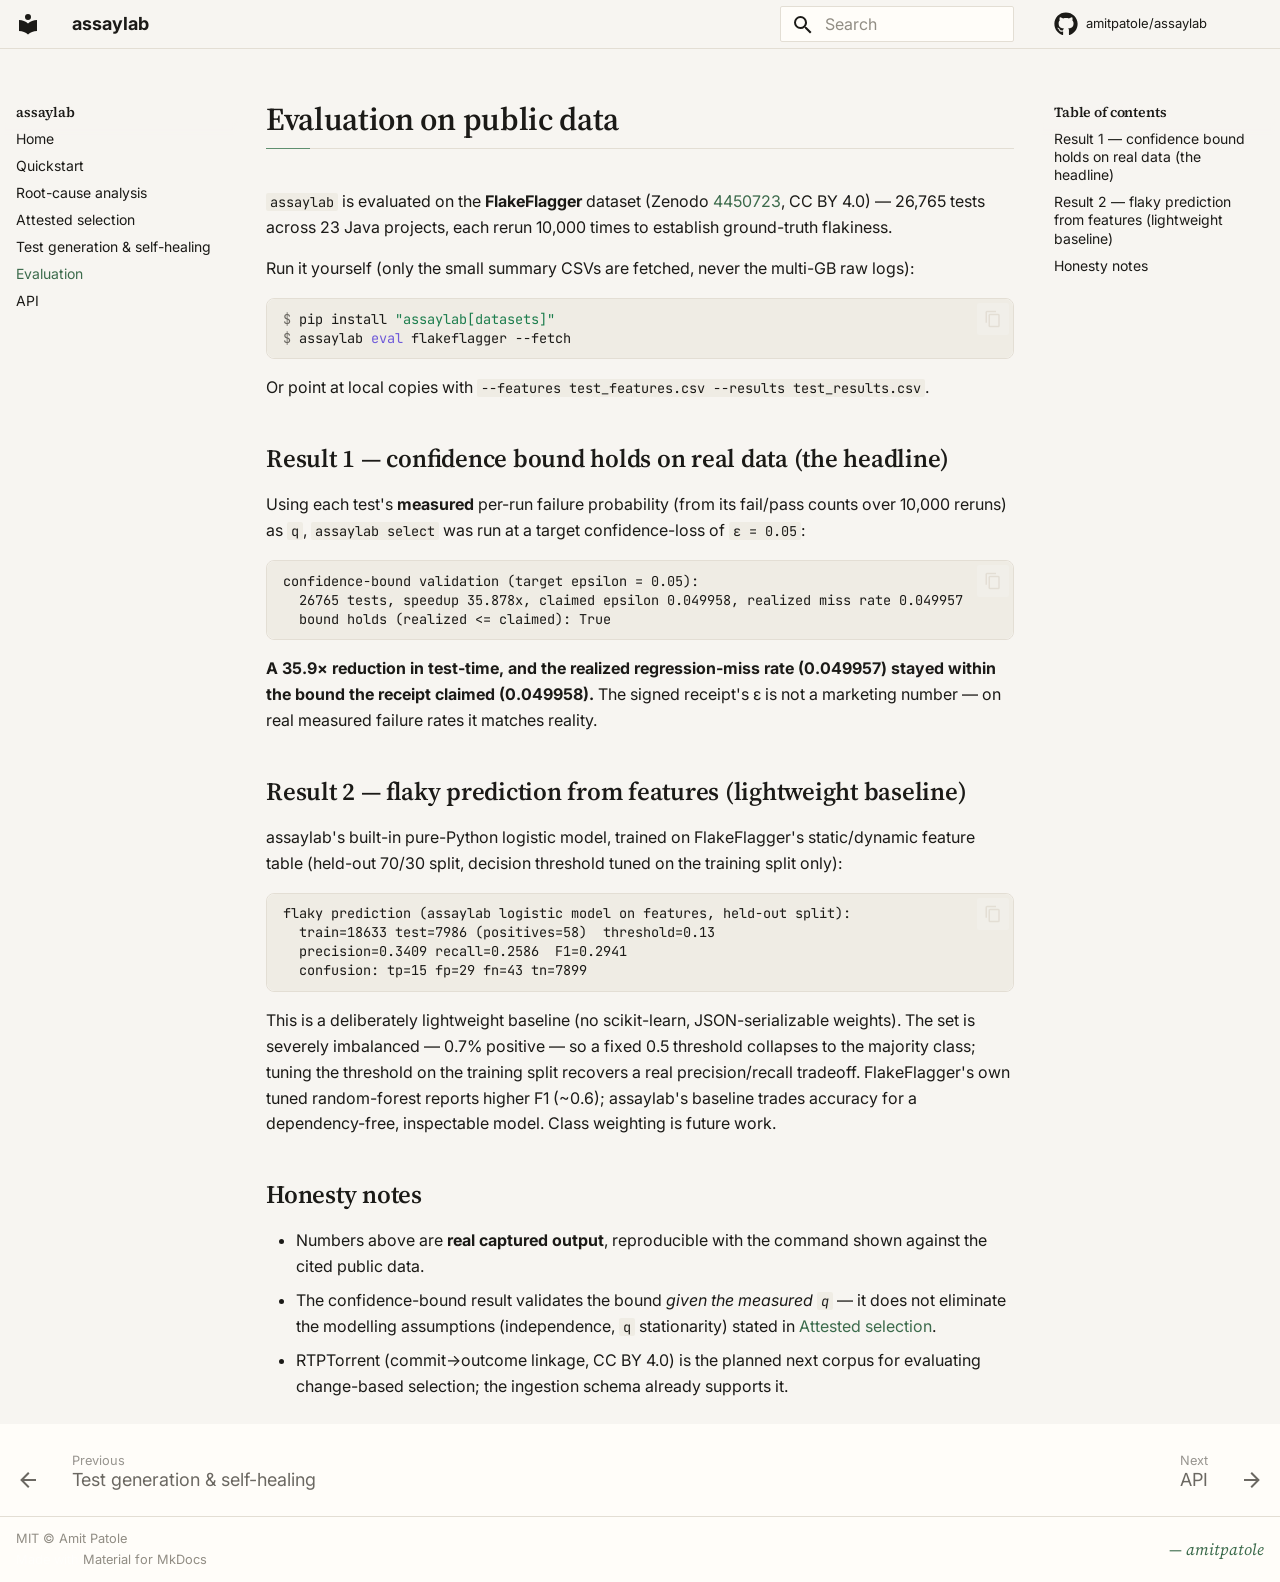
<file: site/evaluation/index.html>
<!doctype html>
<html lang="en" class="no-js">
  <head>
    
      <meta charset="utf-8">
      <meta name="viewport" content="width=device-width,initial-scale=1">
      
        <meta name="description" content="Validation intelligence for CI — failure-signature RCA, ML flaky-vs-real classification, and attested test-selection with a verifiable confidence bound.">
      
      
      
        <link rel="canonical" href="https://amitpatole.github.io/assaylab/evaluation/">
      
      
        <link rel="prev" href="../llm/">
      
      
        <link rel="next" href="../api/">
      
      
        
      
      
      <link rel="icon" href="../assets/images/favicon.png">
      <meta name="generator" content="mkdocs-1.6.1, mkdocs-material-9.7.6">
    
    
      
        <title>Evaluation - assaylab</title>
      
    
    
      <link rel="stylesheet" href="../assets/stylesheets/main.484c7ddc.min.css">
      
        
        <link rel="stylesheet" href="../assets/stylesheets/palette.ab4e12ef.min.css">
      
      


    
    
      
    
    
      
        
        
        <link rel="preconnect" href="https://fonts.gstatic.com" crossorigin>
        <link rel="stylesheet" href="https://fonts.googleapis.com/css?family=Inter:300,300i,400,400i,700,700i%7CJetBrains+Mono:400,400i,700,700i&display=fallback">
        <style>:root{--md-text-font:"Inter";--md-code-font:"JetBrains Mono"}</style>
      
    
    
      <link rel="stylesheet" href="../assets/_mkdocstrings.css">
    
      <link rel="stylesheet" href="../stylesheets/extra.css">
    
    <script>__md_scope=new URL("..",location),__md_hash=e=>[...e].reduce(((e,_)=>(e<<5)-e+_.charCodeAt(0)),0),__md_get=(e,_=localStorage,t=__md_scope)=>JSON.parse(_.getItem(t.pathname+"."+e)),__md_set=(e,_,t=localStorage,a=__md_scope)=>{try{t.setItem(a.pathname+"."+e,JSON.stringify(_))}catch(e){}}</script>
    
      

    
    
  </head>
  
  
    
    
    
    
    
    <body dir="ltr" data-md-color-scheme="default" data-md-color-primary="indigo" data-md-color-accent="indigo">
  
    
    <input class="md-toggle" data-md-toggle="drawer" type="checkbox" id="__drawer" autocomplete="off">
    <input class="md-toggle" data-md-toggle="search" type="checkbox" id="__search" autocomplete="off">
    <label class="md-overlay" for="__drawer"></label>
    <div data-md-component="skip">
      
        
        <a href="#evaluation-on-public-data" class="md-skip">
          Skip to content
        </a>
      
    </div>
    <div data-md-component="announce">
      
    </div>
    
    
      

  

<header class="md-header md-header--shadow" data-md-component="header">
  <nav class="md-header__inner md-grid" aria-label="Header">
    <a href=".." title="assaylab" class="md-header__button md-logo" aria-label="assaylab" data-md-component="logo">
      
  
  <svg xmlns="http://www.w3.org/2000/svg" viewBox="0 0 24 24"><path d="M12 8a3 3 0 0 0 3-3 3 3 0 0 0-3-3 3 3 0 0 0-3 3 3 3 0 0 0 3 3m0 3.54C9.64 9.35 6.5 8 3 8v11c3.5 0 6.64 1.35 9 3.54 2.36-2.19 5.5-3.54 9-3.54V8c-3.5 0-6.64 1.35-9 3.54"/></svg>

    </a>
    <label class="md-header__button md-icon" for="__drawer">
      
      <svg xmlns="http://www.w3.org/2000/svg" viewBox="0 0 24 24"><path d="M3 6h18v2H3zm0 5h18v2H3zm0 5h18v2H3z"/></svg>
    </label>
    <div class="md-header__title" data-md-component="header-title">
      <div class="md-header__ellipsis">
        <div class="md-header__topic">
          <span class="md-ellipsis">
            assaylab
          </span>
        </div>
        <div class="md-header__topic" data-md-component="header-topic">
          <span class="md-ellipsis">
            
              Evaluation
            
          </span>
        </div>
      </div>
    </div>
    
      
    
    
    
    
      
      
        <label class="md-header__button md-icon" for="__search">
          
          <svg xmlns="http://www.w3.org/2000/svg" viewBox="0 0 24 24"><path d="M9.5 3A6.5 6.5 0 0 1 16 9.5c0 1.61-.59 3.09-1.56 4.23l.27.27h.79l5 5-1.5 1.5-5-5v-.79l-.27-.27A6.52 6.52 0 0 1 9.5 16 6.5 6.5 0 0 1 3 9.5 6.5 6.5 0 0 1 9.5 3m0 2C7 5 5 7 5 9.5S7 14 9.5 14 14 12 14 9.5 12 5 9.5 5"/></svg>
        </label>
        <div class="md-search" data-md-component="search" role="dialog">
  <label class="md-search__overlay" for="__search"></label>
  <div class="md-search__inner" role="search">
    <form class="md-search__form" name="search">
      <input type="text" class="md-search__input" name="query" aria-label="Search" placeholder="Search" autocapitalize="off" autocorrect="off" autocomplete="off" spellcheck="false" data-md-component="search-query" required>
      <label class="md-search__icon md-icon" for="__search">
        
        <svg xmlns="http://www.w3.org/2000/svg" viewBox="0 0 24 24"><path d="M9.5 3A6.5 6.5 0 0 1 16 9.5c0 1.61-.59 3.09-1.56 4.23l.27.27h.79l5 5-1.5 1.5-5-5v-.79l-.27-.27A6.52 6.52 0 0 1 9.5 16 6.5 6.5 0 0 1 3 9.5 6.5 6.5 0 0 1 9.5 3m0 2C7 5 5 7 5 9.5S7 14 9.5 14 14 12 14 9.5 12 5 9.5 5"/></svg>
        
        <svg xmlns="http://www.w3.org/2000/svg" viewBox="0 0 24 24"><path d="M20 11v2H8l5.5 5.5-1.42 1.42L4.16 12l7.92-7.92L13.5 5.5 8 11z"/></svg>
      </label>
      <nav class="md-search__options" aria-label="Search">
        
        <button type="reset" class="md-search__icon md-icon" title="Clear" aria-label="Clear" tabindex="-1">
          
          <svg xmlns="http://www.w3.org/2000/svg" viewBox="0 0 24 24"><path d="M19 6.41 17.59 5 12 10.59 6.41 5 5 6.41 10.59 12 5 17.59 6.41 19 12 13.41 17.59 19 19 17.59 13.41 12z"/></svg>
        </button>
      </nav>
      
        <div class="md-search__suggest" data-md-component="search-suggest"></div>
      
    </form>
    <div class="md-search__output">
      <div class="md-search__scrollwrap" tabindex="0" data-md-scrollfix>
        <div class="md-search-result" data-md-component="search-result">
          <div class="md-search-result__meta">
            Initializing search
          </div>
          <ol class="md-search-result__list" role="presentation"></ol>
        </div>
      </div>
    </div>
  </div>
</div>
      
    
    
      <div class="md-header__source">
        <a href="https://github.com/amitpatole/assaylab" title="Go to repository" class="md-source" data-md-component="source">
  <div class="md-source__icon md-icon">
    
    <svg xmlns="http://www.w3.org/2000/svg" viewBox="0 0 512 512"><!--! Font Awesome Free 7.1.0 by @fontawesome - https://fontawesome.com License - https://fontawesome.com/license/free (Icons: CC BY 4.0, Fonts: SIL OFL 1.1, Code: MIT License) Copyright 2025 Fonticons, Inc.--><path d="M173.9 397.4c0 2-2.3 3.6-5.2 3.6-3.3.3-5.6-1.3-5.6-3.6 0-2 2.3-3.6 5.2-3.6 3-.3 5.6 1.3 5.6 3.6m-31.1-4.5c-.7 2 1.3 4.3 4.3 4.9 2.6 1 5.6 0 6.2-2s-1.3-4.3-4.3-5.2c-2.6-.7-5.5.3-6.2 2.3m44.2-1.7c-2.9.7-4.9 2.6-4.6 4.9.3 2 2.9 3.3 5.9 2.6 2.9-.7 4.9-2.6 4.6-4.6-.3-1.9-3-3.2-5.9-2.9M252.8 8C114.1 8 8 113.3 8 252c0 110.9 69.8 205.8 169.5 239.2 12.8 2.3 17.3-5.6 17.3-12.1 0-6.2-.3-40.4-.3-61.4 0 0-70 15-84.7-29.8 0 0-11.4-29.1-27.8-36.6 0 0-22.9-15.7 1.6-15.4 0 0 24.9 2 38.6 25.8 21.9 38.6 58.6 27.5 72.9 20.9 2.3-16 8.8-27.1 16-33.7-55.9-6.2-112.3-14.3-112.3-110.5 0-27.5 7.6-41.3 23.6-58.9-2.6-6.5-11.1-33.3 2.6-67.9 20.9-6.5 69 27 69 27 20-5.6 41.5-8.5 62.8-8.5s42.8 2.9 62.8 8.5c0 0 48.1-33.6 69-27 13.7 34.7 5.2 61.4 2.6 67.9 16 17.7 25.8 31.5 25.8 58.9 0 96.5-58.9 104.2-114.8 110.5 9.2 7.9 17 22.9 17 46.4 0 33.7-.3 75.4-.3 83.6 0 6.5 4.6 14.4 17.3 12.1C436.2 457.8 504 362.9 504 252 504 113.3 391.5 8 252.8 8M105.2 352.9c-1.3 1-1 3.3.7 5.2 1.6 1.6 3.9 2.3 5.2 1 1.3-1 1-3.3-.7-5.2-1.6-1.6-3.9-2.3-5.2-1m-10.8-8.1c-.7 1.3.3 2.9 2.3 3.9 1.6 1 3.6.7 4.3-.7.7-1.3-.3-2.9-2.3-3.9-2-.6-3.6-.3-4.3.7m32.4 35.6c-1.6 1.3-1 4.3 1.3 6.2 2.3 2.3 5.2 2.6 6.5 1 1.3-1.3.7-4.3-1.3-6.2-2.2-2.3-5.2-2.6-6.5-1m-11.4-14.7c-1.6 1-1.6 3.6 0 5.9s4.3 3.3 5.6 2.3c1.6-1.3 1.6-3.9 0-6.2-1.4-2.3-4-3.3-5.6-2"/></svg>
  </div>
  <div class="md-source__repository">
    amitpatole/assaylab
  </div>
</a>
      </div>
    
  </nav>
  
</header>
    
    <div class="md-container" data-md-component="container">
      
      
        
          
        
      
      <main class="md-main" data-md-component="main">
        <div class="md-main__inner md-grid">
          
            
              
              <div class="md-sidebar md-sidebar--primary" data-md-component="sidebar" data-md-type="navigation" >
                <div class="md-sidebar__scrollwrap">
                  <div class="md-sidebar__inner">
                    



<nav class="md-nav md-nav--primary" aria-label="Navigation" data-md-level="0">
  <label class="md-nav__title" for="__drawer">
    <a href=".." title="assaylab" class="md-nav__button md-logo" aria-label="assaylab" data-md-component="logo">
      
  
  <svg xmlns="http://www.w3.org/2000/svg" viewBox="0 0 24 24"><path d="M12 8a3 3 0 0 0 3-3 3 3 0 0 0-3-3 3 3 0 0 0-3 3 3 3 0 0 0 3 3m0 3.54C9.64 9.35 6.5 8 3 8v11c3.5 0 6.64 1.35 9 3.54 2.36-2.19 5.5-3.54 9-3.54V8c-3.5 0-6.64 1.35-9 3.54"/></svg>

    </a>
    assaylab
  </label>
  
    <div class="md-nav__source">
      <a href="https://github.com/amitpatole/assaylab" title="Go to repository" class="md-source" data-md-component="source">
  <div class="md-source__icon md-icon">
    
    <svg xmlns="http://www.w3.org/2000/svg" viewBox="0 0 512 512"><!--! Font Awesome Free 7.1.0 by @fontawesome - https://fontawesome.com License - https://fontawesome.com/license/free (Icons: CC BY 4.0, Fonts: SIL OFL 1.1, Code: MIT License) Copyright 2025 Fonticons, Inc.--><path d="M173.9 397.4c0 2-2.3 3.6-5.2 3.6-3.3.3-5.6-1.3-5.6-3.6 0-2 2.3-3.6 5.2-3.6 3-.3 5.6 1.3 5.6 3.6m-31.1-4.5c-.7 2 1.3 4.3 4.3 4.9 2.6 1 5.6 0 6.2-2s-1.3-4.3-4.3-5.2c-2.6-.7-5.5.3-6.2 2.3m44.2-1.7c-2.9.7-4.9 2.6-4.6 4.9.3 2 2.9 3.3 5.9 2.6 2.9-.7 4.9-2.6 4.6-4.6-.3-1.9-3-3.2-5.9-2.9M252.8 8C114.1 8 8 113.3 8 252c0 110.9 69.8 205.8 169.5 239.2 12.8 2.3 17.3-5.6 17.3-12.1 0-6.2-.3-40.4-.3-61.4 0 0-70 15-84.7-29.8 0 0-11.4-29.1-27.8-36.6 0 0-22.9-15.7 1.6-15.4 0 0 24.9 2 38.6 25.8 21.9 38.6 58.6 27.5 72.9 20.9 2.3-16 8.8-27.1 16-33.7-55.9-6.2-112.3-14.3-112.3-110.5 0-27.5 7.6-41.3 23.6-58.9-2.6-6.5-11.1-33.3 2.6-67.9 20.9-6.5 69 27 69 27 20-5.6 41.5-8.5 62.8-8.5s42.8 2.9 62.8 8.5c0 0 48.1-33.6 69-27 13.7 34.7 5.2 61.4 2.6 67.9 16 17.7 25.8 31.5 25.8 58.9 0 96.5-58.9 104.2-114.8 110.5 9.2 7.9 17 22.9 17 46.4 0 33.7-.3 75.4-.3 83.6 0 6.5 4.6 14.4 17.3 12.1C436.2 457.8 504 362.9 504 252 504 113.3 391.5 8 252.8 8M105.2 352.9c-1.3 1-1 3.3.7 5.2 1.6 1.6 3.9 2.3 5.2 1 1.3-1 1-3.3-.7-5.2-1.6-1.6-3.9-2.3-5.2-1m-10.8-8.1c-.7 1.3.3 2.9 2.3 3.9 1.6 1 3.6.7 4.3-.7.7-1.3-.3-2.9-2.3-3.9-2-.6-3.6-.3-4.3.7m32.4 35.6c-1.6 1.3-1 4.3 1.3 6.2 2.3 2.3 5.2 2.6 6.5 1 1.3-1.3.7-4.3-1.3-6.2-2.2-2.3-5.2-2.6-6.5-1m-11.4-14.7c-1.6 1-1.6 3.6 0 5.9s4.3 3.3 5.6 2.3c1.6-1.3 1.6-3.9 0-6.2-1.4-2.3-4-3.3-5.6-2"/></svg>
  </div>
  <div class="md-source__repository">
    amitpatole/assaylab
  </div>
</a>
    </div>
  
  <ul class="md-nav__list" data-md-scrollfix>
    
      
      
  
  
  
  
    <li class="md-nav__item">
      <a href=".." class="md-nav__link">
        
  
  
  <span class="md-ellipsis">
    
  
    Home
  

    
  </span>
  
  

      </a>
    </li>
  

    
      
      
  
  
  
  
    <li class="md-nav__item">
      <a href="../quickstart/" class="md-nav__link">
        
  
  
  <span class="md-ellipsis">
    
  
    Quickstart
  

    
  </span>
  
  

      </a>
    </li>
  

    
      
      
  
  
  
  
    <li class="md-nav__item">
      <a href="../rca/" class="md-nav__link">
        
  
  
  <span class="md-ellipsis">
    
  
    Root-cause analysis
  

    
  </span>
  
  

      </a>
    </li>
  

    
      
      
  
  
  
  
    <li class="md-nav__item">
      <a href="../selection/" class="md-nav__link">
        
  
  
  <span class="md-ellipsis">
    
  
    Attested selection
  

    
  </span>
  
  

      </a>
    </li>
  

    
      
      
  
  
  
  
    <li class="md-nav__item">
      <a href="../llm/" class="md-nav__link">
        
  
  
  <span class="md-ellipsis">
    
  
    Test generation & self-healing
  

    
  </span>
  
  

      </a>
    </li>
  

    
      
      
  
  
    
  
  
  
    <li class="md-nav__item md-nav__item--active">
      
      <input class="md-nav__toggle md-toggle" type="checkbox" id="__toc">
      
      
        
      
      
        <label class="md-nav__link md-nav__link--active" for="__toc">
          
  
  
  <span class="md-ellipsis">
    
  
    Evaluation
  

    
  </span>
  
  

          <span class="md-nav__icon md-icon"></span>
        </label>
      
      <a href="./" class="md-nav__link md-nav__link--active">
        
  
  
  <span class="md-ellipsis">
    
  
    Evaluation
  

    
  </span>
  
  

      </a>
      
        

<nav class="md-nav md-nav--secondary" aria-label="Table of contents">
  
  
  
    
  
  
    <label class="md-nav__title" for="__toc">
      <span class="md-nav__icon md-icon"></span>
      Table of contents
    </label>
    <ul class="md-nav__list" data-md-component="toc" data-md-scrollfix>
      
        <li class="md-nav__item">
  <a href="#result-1-confidence-bound-holds-on-real-data-the-headline" class="md-nav__link">
    <span class="md-ellipsis">
      
        Result 1 — confidence bound holds on real data (the headline)
      
    </span>
  </a>
  
</li>
      
        <li class="md-nav__item">
  <a href="#result-2-flaky-prediction-from-features-lightweight-baseline" class="md-nav__link">
    <span class="md-ellipsis">
      
        Result 2 — flaky prediction from features (lightweight baseline)
      
    </span>
  </a>
  
</li>
      
        <li class="md-nav__item">
  <a href="#honesty-notes" class="md-nav__link">
    <span class="md-ellipsis">
      
        Honesty notes
      
    </span>
  </a>
  
</li>
      
    </ul>
  
</nav>
      
    </li>
  

    
      
      
  
  
  
  
    <li class="md-nav__item">
      <a href="../api/" class="md-nav__link">
        
  
  
  <span class="md-ellipsis">
    
  
    API
  

    
  </span>
  
  

      </a>
    </li>
  

    
  </ul>
</nav>
                  </div>
                </div>
              </div>
            
            
              
              <div class="md-sidebar md-sidebar--secondary" data-md-component="sidebar" data-md-type="toc" >
                <div class="md-sidebar__scrollwrap">
                  <div class="md-sidebar__inner">
                    

<nav class="md-nav md-nav--secondary" aria-label="Table of contents">
  
  
  
    
  
  
    <label class="md-nav__title" for="__toc">
      <span class="md-nav__icon md-icon"></span>
      Table of contents
    </label>
    <ul class="md-nav__list" data-md-component="toc" data-md-scrollfix>
      
        <li class="md-nav__item">
  <a href="#result-1-confidence-bound-holds-on-real-data-the-headline" class="md-nav__link">
    <span class="md-ellipsis">
      
        Result 1 — confidence bound holds on real data (the headline)
      
    </span>
  </a>
  
</li>
      
        <li class="md-nav__item">
  <a href="#result-2-flaky-prediction-from-features-lightweight-baseline" class="md-nav__link">
    <span class="md-ellipsis">
      
        Result 2 — flaky prediction from features (lightweight baseline)
      
    </span>
  </a>
  
</li>
      
        <li class="md-nav__item">
  <a href="#honesty-notes" class="md-nav__link">
    <span class="md-ellipsis">
      
        Honesty notes
      
    </span>
  </a>
  
</li>
      
    </ul>
  
</nav>
                  </div>
                </div>
              </div>
            
          
          
            <div class="md-content" data-md-component="content">
              
              <article class="md-content__inner md-typeset">
                
                  


  
  


<h1 id="evaluation-on-public-data">Evaluation on public data<a class="headerlink" href="#evaluation-on-public-data" title="Permanent link">&para;</a></h1>
<p><code>assaylab</code> is evaluated on the <strong>FlakeFlagger</strong> dataset (Zenodo
<a href="https://zenodo.org/records/4450723">4450723</a>, CC BY 4.0) — 26,765 tests across
23 Java projects, each rerun 10,000 times to establish ground-truth flakiness.</p>
<p>Run it yourself (only the small summary CSVs are fetched, never the multi-GB
raw logs):</p>
<div class="highlight"><pre><span></span><code><a id="__codelineno-0-1" name="__codelineno-0-1" href="#__codelineno-0-1"></a><span class="gp">$ </span>pip<span class="w"> </span>install<span class="w"> </span><span class="s2">&quot;assaylab[datasets]&quot;</span>
<a id="__codelineno-0-2" name="__codelineno-0-2" href="#__codelineno-0-2"></a><span class="gp">$ </span>assaylab<span class="w"> </span><span class="nb">eval</span><span class="w"> </span>flakeflagger<span class="w"> </span>--fetch
</code></pre></div>
<p>Or point at local copies with <code>--features test_features.csv --results test_results.csv</code>.</p>
<h2 id="result-1-confidence-bound-holds-on-real-data-the-headline">Result 1 — confidence bound holds on real data (the headline)<a class="headerlink" href="#result-1-confidence-bound-holds-on-real-data-the-headline" title="Permanent link">&para;</a></h2>
<p>Using each test's <strong>measured</strong> per-run failure probability (from its fail/pass
counts over 10,000 reruns) as <code>q</code>, <code>assaylab select</code> was run at a target
confidence-loss of <code>ε = 0.05</code>:</p>
<div class="highlight"><pre><span></span><code><a id="__codelineno-1-1" name="__codelineno-1-1" href="#__codelineno-1-1"></a>confidence-bound validation (target epsilon = 0.05):
<a id="__codelineno-1-2" name="__codelineno-1-2" href="#__codelineno-1-2"></a>  26765 tests, speedup 35.878x, claimed epsilon 0.049958, realized miss rate 0.049957
<a id="__codelineno-1-3" name="__codelineno-1-3" href="#__codelineno-1-3"></a>  bound holds (realized &lt;= claimed): True
</code></pre></div>
<p><strong>A 35.9× reduction in test-time, and the realized regression-miss rate
(0.049957) stayed within the bound the receipt claimed (0.049958).</strong> The signed
receipt's ε is not a marketing number — on real measured failure rates it
matches reality.</p>
<h2 id="result-2-flaky-prediction-from-features-lightweight-baseline">Result 2 — flaky prediction from features (lightweight baseline)<a class="headerlink" href="#result-2-flaky-prediction-from-features-lightweight-baseline" title="Permanent link">&para;</a></h2>
<p>assaylab's built-in pure-Python logistic model, trained on FlakeFlagger's
static/dynamic feature table (held-out 70/30 split, decision threshold tuned on
the training split only):</p>
<div class="highlight"><pre><span></span><code><a id="__codelineno-2-1" name="__codelineno-2-1" href="#__codelineno-2-1"></a>flaky prediction (assaylab logistic model on features, held-out split):
<a id="__codelineno-2-2" name="__codelineno-2-2" href="#__codelineno-2-2"></a>  train=18633 test=7986 (positives=58)  threshold=0.13
<a id="__codelineno-2-3" name="__codelineno-2-3" href="#__codelineno-2-3"></a>  precision=0.3409 recall=0.2586  F1=0.2941
<a id="__codelineno-2-4" name="__codelineno-2-4" href="#__codelineno-2-4"></a>  confusion: tp=15 fp=29 fn=43 tn=7899
</code></pre></div>
<p>This is a deliberately lightweight baseline (no scikit-learn, JSON-serializable
weights). The set is severely imbalanced — 0.7% positive — so a fixed 0.5
threshold collapses to the majority class; tuning the threshold on the training
split recovers a real precision/recall tradeoff. FlakeFlagger's own tuned
random-forest reports higher F1 (~0.6); assaylab's baseline trades accuracy for
a dependency-free, inspectable model. Class weighting is future work.</p>
<h2 id="honesty-notes">Honesty notes<a class="headerlink" href="#honesty-notes" title="Permanent link">&para;</a></h2>
<ul>
<li>Numbers above are <strong>real captured output</strong>, reproducible with the command
  shown against the cited public data.</li>
<li>The confidence-bound result validates the bound <em>given the measured <code>q</code></em> — it
  does not eliminate the modelling assumptions (independence, <code>q</code> stationarity)
  stated in <a href="../selection/">Attested selection</a>.</li>
<li>RTPTorrent (commit→outcome linkage, CC BY 4.0) is the planned next corpus for
  evaluating change-based selection; the ingestion schema already supports it.</li>
</ul>












                
              </article>
            </div>
          
          
<script>var target=document.getElementById(location.hash.slice(1));target&&target.name&&(target.checked=target.name.startsWith("__tabbed_"))</script>
        </div>
        
          <button type="button" class="md-top md-icon" data-md-component="top" hidden>
  
  <svg xmlns="http://www.w3.org/2000/svg" viewBox="0 0 24 24"><path d="M13 20h-2V8l-5.5 5.5-1.42-1.42L12 4.16l7.92 7.92-1.42 1.42L13 8z"/></svg>
  Back to top
</button>
        
      </main>
      
        <footer class="md-footer">
  
    
      
      <nav class="md-footer__inner md-grid" aria-label="Footer" >
        
          
          <a href="../llm/" class="md-footer__link md-footer__link--prev" aria-label="Previous: Test generation &amp; self-healing">
            <div class="md-footer__button md-icon">
              
              <svg xmlns="http://www.w3.org/2000/svg" viewBox="0 0 24 24"><path d="M20 11v2H8l5.5 5.5-1.42 1.42L4.16 12l7.92-7.92L13.5 5.5 8 11z"/></svg>
            </div>
            <div class="md-footer__title">
              <span class="md-footer__direction">
                Previous
              </span>
              <div class="md-ellipsis">
                Test generation & self-healing
              </div>
            </div>
          </a>
        
        
          
          <a href="../api/" class="md-footer__link md-footer__link--next" aria-label="Next: API">
            <div class="md-footer__title">
              <span class="md-footer__direction">
                Next
              </span>
              <div class="md-ellipsis">
                API
              </div>
            </div>
            <div class="md-footer__button md-icon">
              
              <svg xmlns="http://www.w3.org/2000/svg" viewBox="0 0 24 24"><path d="M4 11v2h12l-5.5 5.5 1.42 1.42L19.84 12l-7.92-7.92L10.5 5.5 16 11z"/></svg>
            </div>
          </a>
        
      </nav>
    
  
  <div class="md-footer-meta md-typeset">
    <div class="md-footer-meta__inner md-grid">
      <div class="md-copyright">
  
    <div class="md-copyright__highlight">
      MIT © Amit Patole
    </div>
  
  
    Made with
    <a href="https://squidfunk.github.io/mkdocs-material/" target="_blank" rel="noopener">
      Material for MkDocs
    </a>
  
</div>
      
    </div>
  </div>
</footer>
      
    </div>
    <div class="md-dialog" data-md-component="dialog">
      <div class="md-dialog__inner md-typeset"></div>
    </div>
    
    
    
      
      
      <script id="__config" type="application/json">{"annotate": null, "base": "..", "features": ["navigation.sections", "navigation.top", "navigation.tracking", "navigation.instant", "navigation.footer", "content.code.copy", "content.code.annotate", "toc.follow", "search.suggest", "search.highlight"], "search": "../assets/javascripts/workers/search.2c215733.min.js", "tags": null, "translations": {"clipboard.copied": "Copied to clipboard", "clipboard.copy": "Copy to clipboard", "search.result.more.one": "1 more on this page", "search.result.more.other": "# more on this page", "search.result.none": "No matching documents", "search.result.one": "1 matching document", "search.result.other": "# matching documents", "search.result.placeholder": "Type to start searching", "search.result.term.missing": "Missing", "select.version": "Select version"}, "version": null}</script>
    
    
      <script src="../assets/javascripts/bundle.79ae519e.min.js"></script>
      
    
  </body>
</html>
</file>
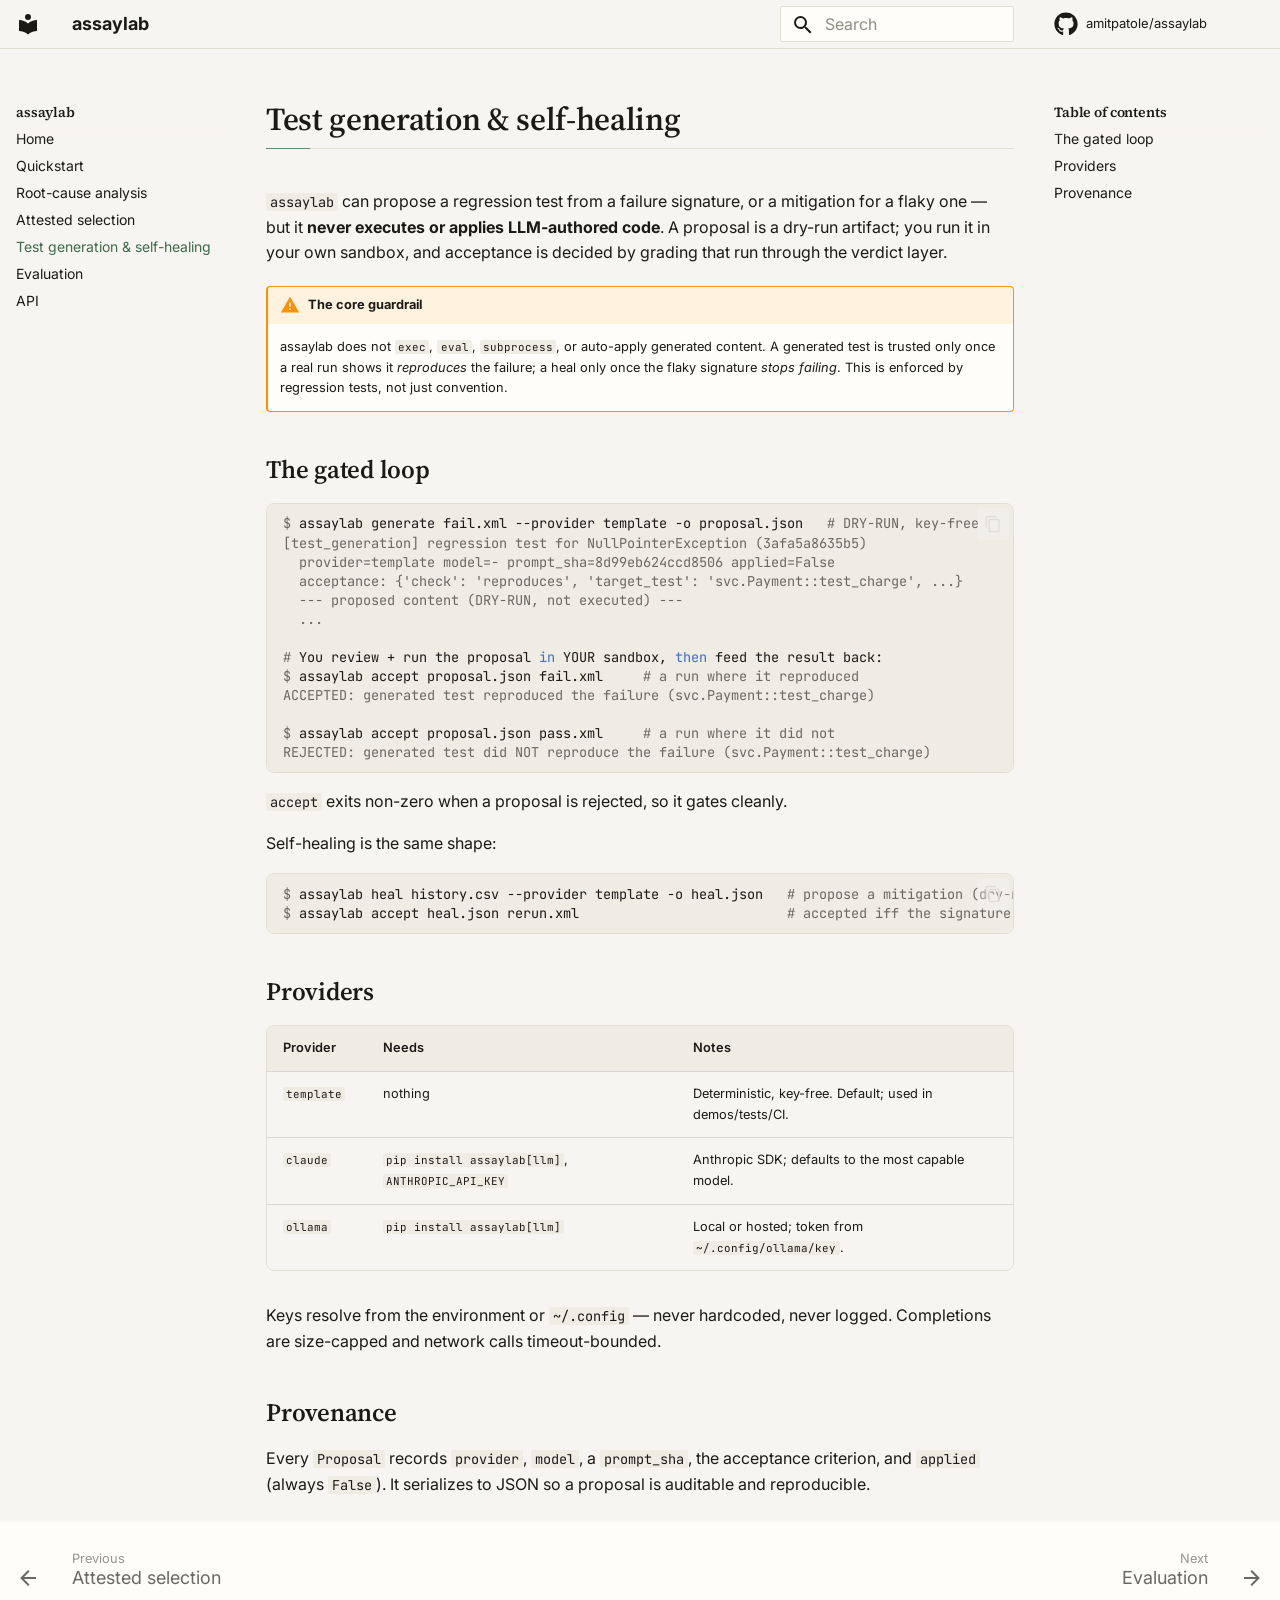
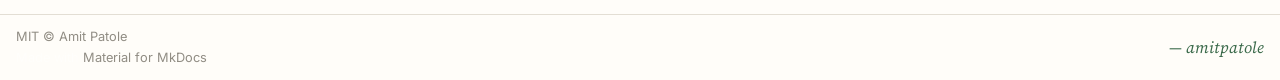
<file: site/llm/index.html>
<!doctype html>
<html lang="en" class="no-js">
  <head>
    
      <meta charset="utf-8">
      <meta name="viewport" content="width=device-width,initial-scale=1">
      
        <meta name="description" content="Validation intelligence for CI — failure-signature RCA, ML flaky-vs-real classification, and attested test-selection with a verifiable confidence bound.">
      
      
      
        <link rel="canonical" href="https://amitpatole.github.io/assaylab/llm/">
      
      
        <link rel="prev" href="../selection/">
      
      
        <link rel="next" href="../evaluation/">
      
      
        
      
      
      <link rel="icon" href="../assets/images/favicon.png">
      <meta name="generator" content="mkdocs-1.6.1, mkdocs-material-9.7.6">
    
    
      
        <title>Test generation & self-healing - assaylab</title>
      
    
    
      <link rel="stylesheet" href="../assets/stylesheets/main.484c7ddc.min.css">
      
        
        <link rel="stylesheet" href="../assets/stylesheets/palette.ab4e12ef.min.css">
      
      


    
    
      
    
    
      
        
        
        <link rel="preconnect" href="https://fonts.gstatic.com" crossorigin>
        <link rel="stylesheet" href="https://fonts.googleapis.com/css?family=Inter:300,300i,400,400i,700,700i%7CJetBrains+Mono:400,400i,700,700i&display=fallback">
        <style>:root{--md-text-font:"Inter";--md-code-font:"JetBrains Mono"}</style>
      
    
    
      <link rel="stylesheet" href="../assets/_mkdocstrings.css">
    
      <link rel="stylesheet" href="../stylesheets/extra.css">
    
    <script>__md_scope=new URL("..",location),__md_hash=e=>[...e].reduce(((e,_)=>(e<<5)-e+_.charCodeAt(0)),0),__md_get=(e,_=localStorage,t=__md_scope)=>JSON.parse(_.getItem(t.pathname+"."+e)),__md_set=(e,_,t=localStorage,a=__md_scope)=>{try{t.setItem(a.pathname+"."+e,JSON.stringify(_))}catch(e){}}</script>
    
      

    
    
  </head>
  
  
    
    
    
    
    
    <body dir="ltr" data-md-color-scheme="default" data-md-color-primary="indigo" data-md-color-accent="indigo">
  
    
    <input class="md-toggle" data-md-toggle="drawer" type="checkbox" id="__drawer" autocomplete="off">
    <input class="md-toggle" data-md-toggle="search" type="checkbox" id="__search" autocomplete="off">
    <label class="md-overlay" for="__drawer"></label>
    <div data-md-component="skip">
      
        
        <a href="#test-generation-self-healing" class="md-skip">
          Skip to content
        </a>
      
    </div>
    <div data-md-component="announce">
      
    </div>
    
    
      

  

<header class="md-header md-header--shadow" data-md-component="header">
  <nav class="md-header__inner md-grid" aria-label="Header">
    <a href=".." title="assaylab" class="md-header__button md-logo" aria-label="assaylab" data-md-component="logo">
      
  
  <svg xmlns="http://www.w3.org/2000/svg" viewBox="0 0 24 24"><path d="M12 8a3 3 0 0 0 3-3 3 3 0 0 0-3-3 3 3 0 0 0-3 3 3 3 0 0 0 3 3m0 3.54C9.64 9.35 6.5 8 3 8v11c3.5 0 6.64 1.35 9 3.54 2.36-2.19 5.5-3.54 9-3.54V8c-3.5 0-6.64 1.35-9 3.54"/></svg>

    </a>
    <label class="md-header__button md-icon" for="__drawer">
      
      <svg xmlns="http://www.w3.org/2000/svg" viewBox="0 0 24 24"><path d="M3 6h18v2H3zm0 5h18v2H3zm0 5h18v2H3z"/></svg>
    </label>
    <div class="md-header__title" data-md-component="header-title">
      <div class="md-header__ellipsis">
        <div class="md-header__topic">
          <span class="md-ellipsis">
            assaylab
          </span>
        </div>
        <div class="md-header__topic" data-md-component="header-topic">
          <span class="md-ellipsis">
            
              Test generation & self-healing
            
          </span>
        </div>
      </div>
    </div>
    
      
    
    
    
    
      
      
        <label class="md-header__button md-icon" for="__search">
          
          <svg xmlns="http://www.w3.org/2000/svg" viewBox="0 0 24 24"><path d="M9.5 3A6.5 6.5 0 0 1 16 9.5c0 1.61-.59 3.09-1.56 4.23l.27.27h.79l5 5-1.5 1.5-5-5v-.79l-.27-.27A6.52 6.52 0 0 1 9.5 16 6.5 6.5 0 0 1 3 9.5 6.5 6.5 0 0 1 9.5 3m0 2C7 5 5 7 5 9.5S7 14 9.5 14 14 12 14 9.5 12 5 9.5 5"/></svg>
        </label>
        <div class="md-search" data-md-component="search" role="dialog">
  <label class="md-search__overlay" for="__search"></label>
  <div class="md-search__inner" role="search">
    <form class="md-search__form" name="search">
      <input type="text" class="md-search__input" name="query" aria-label="Search" placeholder="Search" autocapitalize="off" autocorrect="off" autocomplete="off" spellcheck="false" data-md-component="search-query" required>
      <label class="md-search__icon md-icon" for="__search">
        
        <svg xmlns="http://www.w3.org/2000/svg" viewBox="0 0 24 24"><path d="M9.5 3A6.5 6.5 0 0 1 16 9.5c0 1.61-.59 3.09-1.56 4.23l.27.27h.79l5 5-1.5 1.5-5-5v-.79l-.27-.27A6.52 6.52 0 0 1 9.5 16 6.5 6.5 0 0 1 3 9.5 6.5 6.5 0 0 1 9.5 3m0 2C7 5 5 7 5 9.5S7 14 9.5 14 14 12 14 9.5 12 5 9.5 5"/></svg>
        
        <svg xmlns="http://www.w3.org/2000/svg" viewBox="0 0 24 24"><path d="M20 11v2H8l5.5 5.5-1.42 1.42L4.16 12l7.92-7.92L13.5 5.5 8 11z"/></svg>
      </label>
      <nav class="md-search__options" aria-label="Search">
        
        <button type="reset" class="md-search__icon md-icon" title="Clear" aria-label="Clear" tabindex="-1">
          
          <svg xmlns="http://www.w3.org/2000/svg" viewBox="0 0 24 24"><path d="M19 6.41 17.59 5 12 10.59 6.41 5 5 6.41 10.59 12 5 17.59 6.41 19 12 13.41 17.59 19 19 17.59 13.41 12z"/></svg>
        </button>
      </nav>
      
        <div class="md-search__suggest" data-md-component="search-suggest"></div>
      
    </form>
    <div class="md-search__output">
      <div class="md-search__scrollwrap" tabindex="0" data-md-scrollfix>
        <div class="md-search-result" data-md-component="search-result">
          <div class="md-search-result__meta">
            Initializing search
          </div>
          <ol class="md-search-result__list" role="presentation"></ol>
        </div>
      </div>
    </div>
  </div>
</div>
      
    
    
      <div class="md-header__source">
        <a href="https://github.com/amitpatole/assaylab" title="Go to repository" class="md-source" data-md-component="source">
  <div class="md-source__icon md-icon">
    
    <svg xmlns="http://www.w3.org/2000/svg" viewBox="0 0 512 512"><!--! Font Awesome Free 7.1.0 by @fontawesome - https://fontawesome.com License - https://fontawesome.com/license/free (Icons: CC BY 4.0, Fonts: SIL OFL 1.1, Code: MIT License) Copyright 2025 Fonticons, Inc.--><path d="M173.9 397.4c0 2-2.3 3.6-5.2 3.6-3.3.3-5.6-1.3-5.6-3.6 0-2 2.3-3.6 5.2-3.6 3-.3 5.6 1.3 5.6 3.6m-31.1-4.5c-.7 2 1.3 4.3 4.3 4.9 2.6 1 5.6 0 6.2-2s-1.3-4.3-4.3-5.2c-2.6-.7-5.5.3-6.2 2.3m44.2-1.7c-2.9.7-4.9 2.6-4.6 4.9.3 2 2.9 3.3 5.9 2.6 2.9-.7 4.9-2.6 4.6-4.6-.3-1.9-3-3.2-5.9-2.9M252.8 8C114.1 8 8 113.3 8 252c0 110.9 69.8 205.8 169.5 239.2 12.8 2.3 17.3-5.6 17.3-12.1 0-6.2-.3-40.4-.3-61.4 0 0-70 15-84.7-29.8 0 0-11.4-29.1-27.8-36.6 0 0-22.9-15.7 1.6-15.4 0 0 24.9 2 38.6 25.8 21.9 38.6 58.6 27.5 72.9 20.9 2.3-16 8.8-27.1 16-33.7-55.9-6.2-112.3-14.3-112.3-110.5 0-27.5 7.6-41.3 23.6-58.9-2.6-6.5-11.1-33.3 2.6-67.9 20.9-6.5 69 27 69 27 20-5.6 41.5-8.5 62.8-8.5s42.8 2.9 62.8 8.5c0 0 48.1-33.6 69-27 13.7 34.7 5.2 61.4 2.6 67.9 16 17.7 25.8 31.5 25.8 58.9 0 96.5-58.9 104.2-114.8 110.5 9.2 7.9 17 22.9 17 46.4 0 33.7-.3 75.4-.3 83.6 0 6.5 4.6 14.4 17.3 12.1C436.2 457.8 504 362.9 504 252 504 113.3 391.5 8 252.8 8M105.2 352.9c-1.3 1-1 3.3.7 5.2 1.6 1.6 3.9 2.3 5.2 1 1.3-1 1-3.3-.7-5.2-1.6-1.6-3.9-2.3-5.2-1m-10.8-8.1c-.7 1.3.3 2.9 2.3 3.9 1.6 1 3.6.7 4.3-.7.7-1.3-.3-2.9-2.3-3.9-2-.6-3.6-.3-4.3.7m32.4 35.6c-1.6 1.3-1 4.3 1.3 6.2 2.3 2.3 5.2 2.6 6.5 1 1.3-1.3.7-4.3-1.3-6.2-2.2-2.3-5.2-2.6-6.5-1m-11.4-14.7c-1.6 1-1.6 3.6 0 5.9s4.3 3.3 5.6 2.3c1.6-1.3 1.6-3.9 0-6.2-1.4-2.3-4-3.3-5.6-2"/></svg>
  </div>
  <div class="md-source__repository">
    amitpatole/assaylab
  </div>
</a>
      </div>
    
  </nav>
  
</header>
    
    <div class="md-container" data-md-component="container">
      
      
        
          
        
      
      <main class="md-main" data-md-component="main">
        <div class="md-main__inner md-grid">
          
            
              
              <div class="md-sidebar md-sidebar--primary" data-md-component="sidebar" data-md-type="navigation" >
                <div class="md-sidebar__scrollwrap">
                  <div class="md-sidebar__inner">
                    



<nav class="md-nav md-nav--primary" aria-label="Navigation" data-md-level="0">
  <label class="md-nav__title" for="__drawer">
    <a href=".." title="assaylab" class="md-nav__button md-logo" aria-label="assaylab" data-md-component="logo">
      
  
  <svg xmlns="http://www.w3.org/2000/svg" viewBox="0 0 24 24"><path d="M12 8a3 3 0 0 0 3-3 3 3 0 0 0-3-3 3 3 0 0 0-3 3 3 3 0 0 0 3 3m0 3.54C9.64 9.35 6.5 8 3 8v11c3.5 0 6.64 1.35 9 3.54 2.36-2.19 5.5-3.54 9-3.54V8c-3.5 0-6.64 1.35-9 3.54"/></svg>

    </a>
    assaylab
  </label>
  
    <div class="md-nav__source">
      <a href="https://github.com/amitpatole/assaylab" title="Go to repository" class="md-source" data-md-component="source">
  <div class="md-source__icon md-icon">
    
    <svg xmlns="http://www.w3.org/2000/svg" viewBox="0 0 512 512"><!--! Font Awesome Free 7.1.0 by @fontawesome - https://fontawesome.com License - https://fontawesome.com/license/free (Icons: CC BY 4.0, Fonts: SIL OFL 1.1, Code: MIT License) Copyright 2025 Fonticons, Inc.--><path d="M173.9 397.4c0 2-2.3 3.6-5.2 3.6-3.3.3-5.6-1.3-5.6-3.6 0-2 2.3-3.6 5.2-3.6 3-.3 5.6 1.3 5.6 3.6m-31.1-4.5c-.7 2 1.3 4.3 4.3 4.9 2.6 1 5.6 0 6.2-2s-1.3-4.3-4.3-5.2c-2.6-.7-5.5.3-6.2 2.3m44.2-1.7c-2.9.7-4.9 2.6-4.6 4.9.3 2 2.9 3.3 5.9 2.6 2.9-.7 4.9-2.6 4.6-4.6-.3-1.9-3-3.2-5.9-2.9M252.8 8C114.1 8 8 113.3 8 252c0 110.9 69.8 205.8 169.5 239.2 12.8 2.3 17.3-5.6 17.3-12.1 0-6.2-.3-40.4-.3-61.4 0 0-70 15-84.7-29.8 0 0-11.4-29.1-27.8-36.6 0 0-22.9-15.7 1.6-15.4 0 0 24.9 2 38.6 25.8 21.9 38.6 58.6 27.5 72.9 20.9 2.3-16 8.8-27.1 16-33.7-55.9-6.2-112.3-14.3-112.3-110.5 0-27.5 7.6-41.3 23.6-58.9-2.6-6.5-11.1-33.3 2.6-67.9 20.9-6.5 69 27 69 27 20-5.6 41.5-8.5 62.8-8.5s42.8 2.9 62.8 8.5c0 0 48.1-33.6 69-27 13.7 34.7 5.2 61.4 2.6 67.9 16 17.7 25.8 31.5 25.8 58.9 0 96.5-58.9 104.2-114.8 110.5 9.2 7.9 17 22.9 17 46.4 0 33.7-.3 75.4-.3 83.6 0 6.5 4.6 14.4 17.3 12.1C436.2 457.8 504 362.9 504 252 504 113.3 391.5 8 252.8 8M105.2 352.9c-1.3 1-1 3.3.7 5.2 1.6 1.6 3.9 2.3 5.2 1 1.3-1 1-3.3-.7-5.2-1.6-1.6-3.9-2.3-5.2-1m-10.8-8.1c-.7 1.3.3 2.9 2.3 3.9 1.6 1 3.6.7 4.3-.7.7-1.3-.3-2.9-2.3-3.9-2-.6-3.6-.3-4.3.7m32.4 35.6c-1.6 1.3-1 4.3 1.3 6.2 2.3 2.3 5.2 2.6 6.5 1 1.3-1.3.7-4.3-1.3-6.2-2.2-2.3-5.2-2.6-6.5-1m-11.4-14.7c-1.6 1-1.6 3.6 0 5.9s4.3 3.3 5.6 2.3c1.6-1.3 1.6-3.9 0-6.2-1.4-2.3-4-3.3-5.6-2"/></svg>
  </div>
  <div class="md-source__repository">
    amitpatole/assaylab
  </div>
</a>
    </div>
  
  <ul class="md-nav__list" data-md-scrollfix>
    
      
      
  
  
  
  
    <li class="md-nav__item">
      <a href=".." class="md-nav__link">
        
  
  
  <span class="md-ellipsis">
    
  
    Home
  

    
  </span>
  
  

      </a>
    </li>
  

    
      
      
  
  
  
  
    <li class="md-nav__item">
      <a href="../quickstart/" class="md-nav__link">
        
  
  
  <span class="md-ellipsis">
    
  
    Quickstart
  

    
  </span>
  
  

      </a>
    </li>
  

    
      
      
  
  
  
  
    <li class="md-nav__item">
      <a href="../rca/" class="md-nav__link">
        
  
  
  <span class="md-ellipsis">
    
  
    Root-cause analysis
  

    
  </span>
  
  

      </a>
    </li>
  

    
      
      
  
  
  
  
    <li class="md-nav__item">
      <a href="../selection/" class="md-nav__link">
        
  
  
  <span class="md-ellipsis">
    
  
    Attested selection
  

    
  </span>
  
  

      </a>
    </li>
  

    
      
      
  
  
    
  
  
  
    <li class="md-nav__item md-nav__item--active">
      
      <input class="md-nav__toggle md-toggle" type="checkbox" id="__toc">
      
      
        
      
      
        <label class="md-nav__link md-nav__link--active" for="__toc">
          
  
  
  <span class="md-ellipsis">
    
  
    Test generation & self-healing
  

    
  </span>
  
  

          <span class="md-nav__icon md-icon"></span>
        </label>
      
      <a href="./" class="md-nav__link md-nav__link--active">
        
  
  
  <span class="md-ellipsis">
    
  
    Test generation & self-healing
  

    
  </span>
  
  

      </a>
      
        

<nav class="md-nav md-nav--secondary" aria-label="Table of contents">
  
  
  
    
  
  
    <label class="md-nav__title" for="__toc">
      <span class="md-nav__icon md-icon"></span>
      Table of contents
    </label>
    <ul class="md-nav__list" data-md-component="toc" data-md-scrollfix>
      
        <li class="md-nav__item">
  <a href="#the-gated-loop" class="md-nav__link">
    <span class="md-ellipsis">
      
        The gated loop
      
    </span>
  </a>
  
</li>
      
        <li class="md-nav__item">
  <a href="#providers" class="md-nav__link">
    <span class="md-ellipsis">
      
        Providers
      
    </span>
  </a>
  
</li>
      
        <li class="md-nav__item">
  <a href="#provenance" class="md-nav__link">
    <span class="md-ellipsis">
      
        Provenance
      
    </span>
  </a>
  
</li>
      
    </ul>
  
</nav>
      
    </li>
  

    
      
      
  
  
  
  
    <li class="md-nav__item">
      <a href="../evaluation/" class="md-nav__link">
        
  
  
  <span class="md-ellipsis">
    
  
    Evaluation
  

    
  </span>
  
  

      </a>
    </li>
  

    
      
      
  
  
  
  
    <li class="md-nav__item">
      <a href="../api/" class="md-nav__link">
        
  
  
  <span class="md-ellipsis">
    
  
    API
  

    
  </span>
  
  

      </a>
    </li>
  

    
  </ul>
</nav>
                  </div>
                </div>
              </div>
            
            
              
              <div class="md-sidebar md-sidebar--secondary" data-md-component="sidebar" data-md-type="toc" >
                <div class="md-sidebar__scrollwrap">
                  <div class="md-sidebar__inner">
                    

<nav class="md-nav md-nav--secondary" aria-label="Table of contents">
  
  
  
    
  
  
    <label class="md-nav__title" for="__toc">
      <span class="md-nav__icon md-icon"></span>
      Table of contents
    </label>
    <ul class="md-nav__list" data-md-component="toc" data-md-scrollfix>
      
        <li class="md-nav__item">
  <a href="#the-gated-loop" class="md-nav__link">
    <span class="md-ellipsis">
      
        The gated loop
      
    </span>
  </a>
  
</li>
      
        <li class="md-nav__item">
  <a href="#providers" class="md-nav__link">
    <span class="md-ellipsis">
      
        Providers
      
    </span>
  </a>
  
</li>
      
        <li class="md-nav__item">
  <a href="#provenance" class="md-nav__link">
    <span class="md-ellipsis">
      
        Provenance
      
    </span>
  </a>
  
</li>
      
    </ul>
  
</nav>
                  </div>
                </div>
              </div>
            
          
          
            <div class="md-content" data-md-component="content">
              
              <article class="md-content__inner md-typeset">
                
                  


  
  


<h1 id="test-generation-self-healing">Test generation &amp; self-healing<a class="headerlink" href="#test-generation-self-healing" title="Permanent link">&para;</a></h1>
<p><code>assaylab</code> can propose a regression test from a failure signature, or a
mitigation for a flaky one — but it <strong>never executes or applies LLM-authored
code</strong>. A proposal is a dry-run artifact; you run it in your own sandbox, and
acceptance is decided by grading that run through the verdict layer.</p>
<div class="admonition warning">
<p class="admonition-title">The core guardrail</p>
<p>assaylab does not <code>exec</code>, <code>eval</code>, <code>subprocess</code>, or auto-apply generated
content. A generated test is trusted only once a real run shows it
<em>reproduces</em> the failure; a heal only once the flaky signature <em>stops
failing</em>. This is enforced by regression tests, not just convention.</p>
</div>
<h2 id="the-gated-loop">The gated loop<a class="headerlink" href="#the-gated-loop" title="Permanent link">&para;</a></h2>
<div class="highlight"><pre><span></span><code><a id="__codelineno-0-1" name="__codelineno-0-1" href="#__codelineno-0-1"></a><span class="gp">$ </span>assaylab<span class="w"> </span>generate<span class="w"> </span>fail.xml<span class="w"> </span>--provider<span class="w"> </span>template<span class="w"> </span>-o<span class="w"> </span>proposal.json<span class="w">   </span><span class="c1"># DRY-RUN, key-free</span>
<a id="__codelineno-0-2" name="__codelineno-0-2" href="#__codelineno-0-2"></a><span class="go">[test_generation] regression test for NullPointerException (3afa5a8635b5)</span>
<a id="__codelineno-0-3" name="__codelineno-0-3" href="#__codelineno-0-3"></a><span class="go">  provider=template model=- prompt_sha=8d99eb624ccd8506 applied=False</span>
<a id="__codelineno-0-4" name="__codelineno-0-4" href="#__codelineno-0-4"></a><span class="go">  acceptance: {&#39;check&#39;: &#39;reproduces&#39;, &#39;target_test&#39;: &#39;svc.Payment::test_charge&#39;, ...}</span>
<a id="__codelineno-0-5" name="__codelineno-0-5" href="#__codelineno-0-5"></a><span class="go">  --- proposed content (DRY-RUN, not executed) ---</span>
<a id="__codelineno-0-6" name="__codelineno-0-6" href="#__codelineno-0-6"></a><span class="go">  ...</span>
<a id="__codelineno-0-7" name="__codelineno-0-7" href="#__codelineno-0-7"></a>
<a id="__codelineno-0-8" name="__codelineno-0-8" href="#__codelineno-0-8"></a><span class="gp"># </span>You<span class="w"> </span>review<span class="w"> </span>+<span class="w"> </span>run<span class="w"> </span>the<span class="w"> </span>proposal<span class="w"> </span><span class="k">in</span><span class="w"> </span>YOUR<span class="w"> </span>sandbox,<span class="w"> </span><span class="k">then</span><span class="w"> </span>feed<span class="w"> </span>the<span class="w"> </span>result<span class="w"> </span>back:
<a id="__codelineno-0-9" name="__codelineno-0-9" href="#__codelineno-0-9"></a><span class="gp">$ </span>assaylab<span class="w"> </span>accept<span class="w"> </span>proposal.json<span class="w"> </span>fail.xml<span class="w">     </span><span class="c1"># a run where it reproduced</span>
<a id="__codelineno-0-10" name="__codelineno-0-10" href="#__codelineno-0-10"></a><span class="go">ACCEPTED: generated test reproduced the failure (svc.Payment::test_charge)</span>
<a id="__codelineno-0-11" name="__codelineno-0-11" href="#__codelineno-0-11"></a>
<a id="__codelineno-0-12" name="__codelineno-0-12" href="#__codelineno-0-12"></a><span class="gp">$ </span>assaylab<span class="w"> </span>accept<span class="w"> </span>proposal.json<span class="w"> </span>pass.xml<span class="w">     </span><span class="c1"># a run where it did not</span>
<a id="__codelineno-0-13" name="__codelineno-0-13" href="#__codelineno-0-13"></a><span class="go">REJECTED: generated test did NOT reproduce the failure (svc.Payment::test_charge)</span>
</code></pre></div>
<p><code>accept</code> exits non-zero when a proposal is rejected, so it gates cleanly.</p>
<p>Self-healing is the same shape:</p>
<div class="highlight"><pre><span></span><code><a id="__codelineno-1-1" name="__codelineno-1-1" href="#__codelineno-1-1"></a><span class="gp">$ </span>assaylab<span class="w"> </span>heal<span class="w"> </span>history.csv<span class="w"> </span>--provider<span class="w"> </span>template<span class="w"> </span>-o<span class="w"> </span>heal.json<span class="w">   </span><span class="c1"># propose a mitigation (dry-run)</span>
<a id="__codelineno-1-2" name="__codelineno-1-2" href="#__codelineno-1-2"></a><span class="gp">$ </span>assaylab<span class="w"> </span>accept<span class="w"> </span>heal.json<span class="w"> </span>rerun.xml<span class="w">                          </span><span class="c1"># accepted iff the signature stopped failing</span>
</code></pre></div>
<h2 id="providers">Providers<a class="headerlink" href="#providers" title="Permanent link">&para;</a></h2>
<table>
<thead>
<tr>
<th>Provider</th>
<th>Needs</th>
<th>Notes</th>
</tr>
</thead>
<tbody>
<tr>
<td><code>template</code></td>
<td>nothing</td>
<td>Deterministic, key-free. Default; used in demos/tests/CI.</td>
</tr>
<tr>
<td><code>claude</code></td>
<td><code>pip install assaylab[llm]</code>, <code>ANTHROPIC_API_KEY</code></td>
<td>Anthropic SDK; defaults to the most capable model.</td>
</tr>
<tr>
<td><code>ollama</code></td>
<td><code>pip install assaylab[llm]</code></td>
<td>Local or hosted; token from <code>~/.config/ollama/key</code>.</td>
</tr>
</tbody>
</table>
<p>Keys resolve from the environment or <code>~/.config</code> — never hardcoded, never
logged. Completions are size-capped and network calls timeout-bounded.</p>
<h2 id="provenance">Provenance<a class="headerlink" href="#provenance" title="Permanent link">&para;</a></h2>
<p>Every <code>Proposal</code> records <code>provider</code>, <code>model</code>, a <code>prompt_sha</code>, the acceptance
criterion, and <code>applied</code> (always <code>False</code>). It serializes to JSON so a proposal
is auditable and reproducible.</p>












                
              </article>
            </div>
          
          
<script>var target=document.getElementById(location.hash.slice(1));target&&target.name&&(target.checked=target.name.startsWith("__tabbed_"))</script>
        </div>
        
          <button type="button" class="md-top md-icon" data-md-component="top" hidden>
  
  <svg xmlns="http://www.w3.org/2000/svg" viewBox="0 0 24 24"><path d="M13 20h-2V8l-5.5 5.5-1.42-1.42L12 4.16l7.92 7.92-1.42 1.42L13 8z"/></svg>
  Back to top
</button>
        
      </main>
      
        <footer class="md-footer">
  
    
      
      <nav class="md-footer__inner md-grid" aria-label="Footer" >
        
          
          <a href="../selection/" class="md-footer__link md-footer__link--prev" aria-label="Previous: Attested selection">
            <div class="md-footer__button md-icon">
              
              <svg xmlns="http://www.w3.org/2000/svg" viewBox="0 0 24 24"><path d="M20 11v2H8l5.5 5.5-1.42 1.42L4.16 12l7.92-7.92L13.5 5.5 8 11z"/></svg>
            </div>
            <div class="md-footer__title">
              <span class="md-footer__direction">
                Previous
              </span>
              <div class="md-ellipsis">
                Attested selection
              </div>
            </div>
          </a>
        
        
          
          <a href="../evaluation/" class="md-footer__link md-footer__link--next" aria-label="Next: Evaluation">
            <div class="md-footer__title">
              <span class="md-footer__direction">
                Next
              </span>
              <div class="md-ellipsis">
                Evaluation
              </div>
            </div>
            <div class="md-footer__button md-icon">
              
              <svg xmlns="http://www.w3.org/2000/svg" viewBox="0 0 24 24"><path d="M4 11v2h12l-5.5 5.5 1.42 1.42L19.84 12l-7.92-7.92L10.5 5.5 16 11z"/></svg>
            </div>
          </a>
        
      </nav>
    
  
  <div class="md-footer-meta md-typeset">
    <div class="md-footer-meta__inner md-grid">
      <div class="md-copyright">
  
    <div class="md-copyright__highlight">
      MIT © Amit Patole
    </div>
  
  
    Made with
    <a href="https://squidfunk.github.io/mkdocs-material/" target="_blank" rel="noopener">
      Material for MkDocs
    </a>
  
</div>
      
    </div>
  </div>
</footer>
      
    </div>
    <div class="md-dialog" data-md-component="dialog">
      <div class="md-dialog__inner md-typeset"></div>
    </div>
    
    
    
      
      
      <script id="__config" type="application/json">{"annotate": null, "base": "..", "features": ["navigation.sections", "navigation.top", "navigation.tracking", "navigation.instant", "navigation.footer", "content.code.copy", "content.code.annotate", "toc.follow", "search.suggest", "search.highlight"], "search": "../assets/javascripts/workers/search.2c215733.min.js", "tags": null, "translations": {"clipboard.copied": "Copied to clipboard", "clipboard.copy": "Copy to clipboard", "search.result.more.one": "1 more on this page", "search.result.more.other": "# more on this page", "search.result.none": "No matching documents", "search.result.one": "1 matching document", "search.result.other": "# matching documents", "search.result.placeholder": "Type to start searching", "search.result.term.missing": "Missing", "select.version": "Select version"}, "version": null}</script>
    
    
      <script src="../assets/javascripts/bundle.79ae519e.min.js"></script>
      
    
  </body>
</html>
</file>
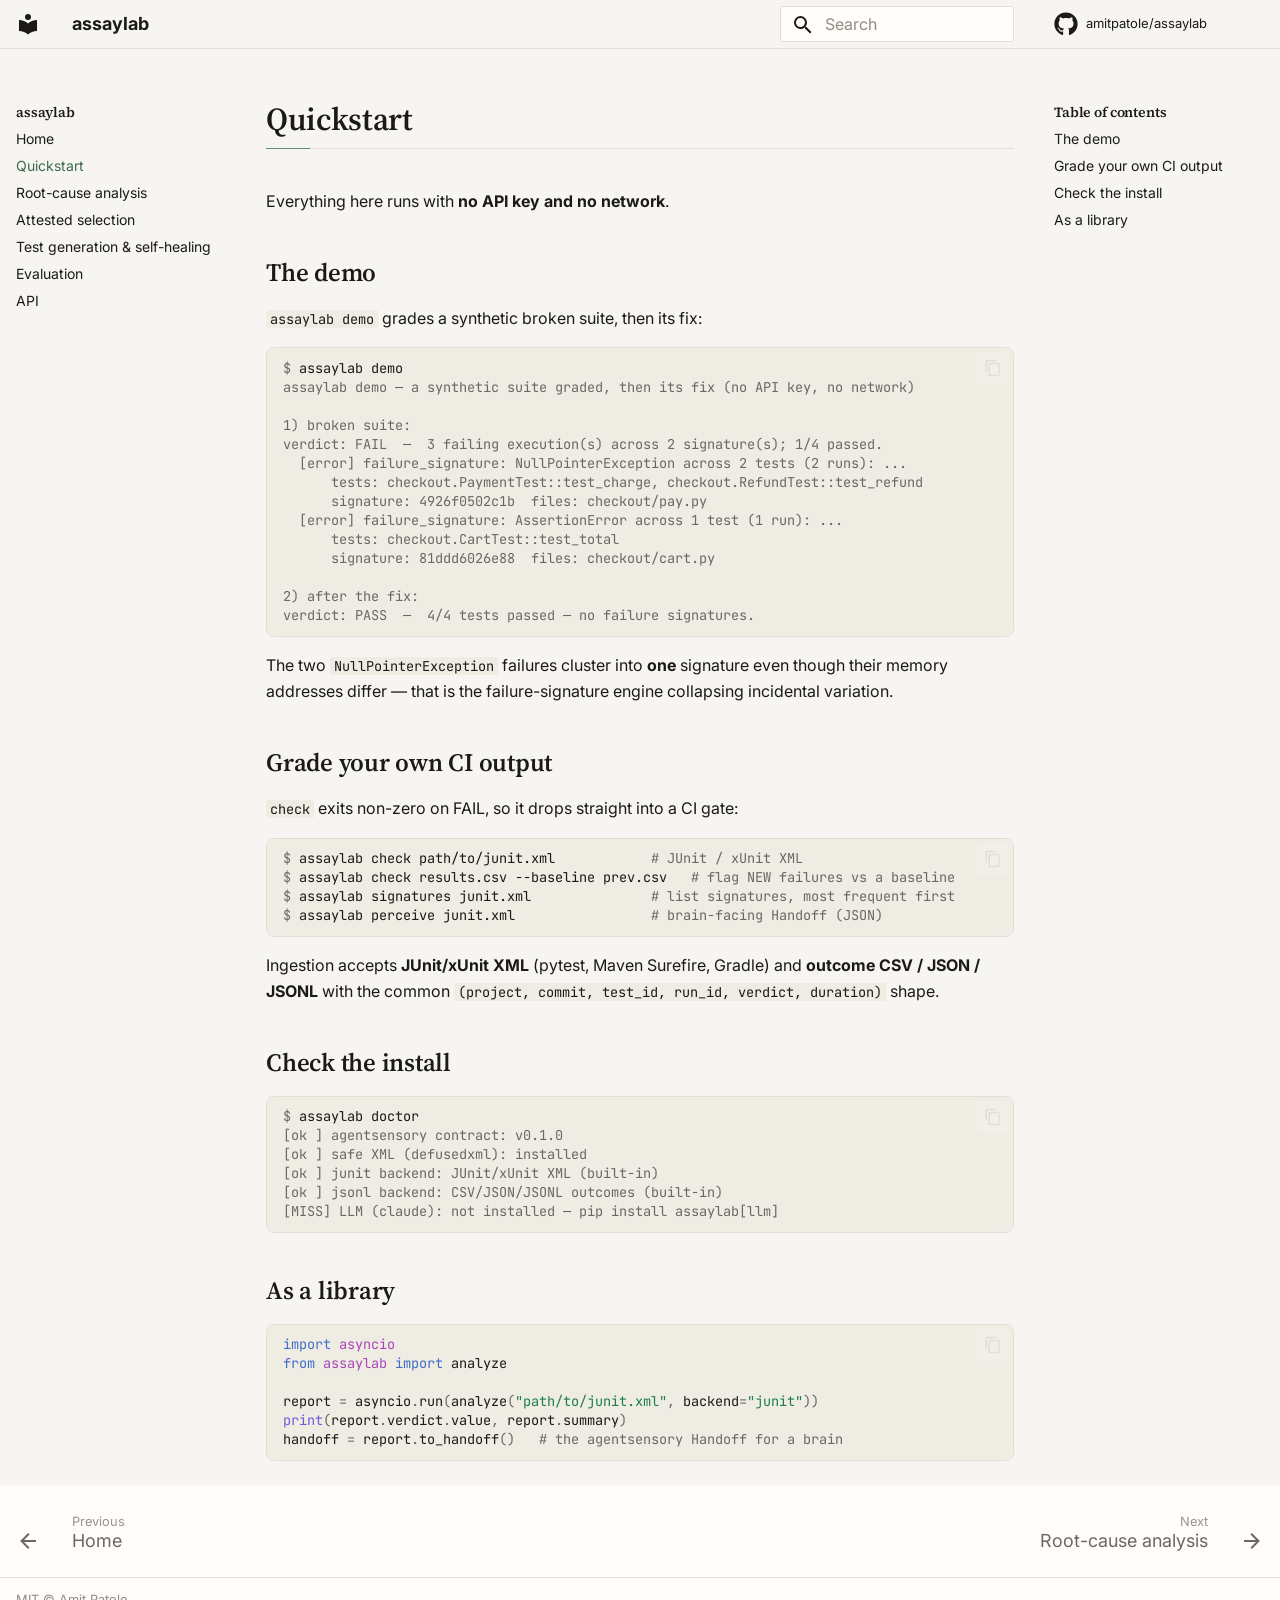
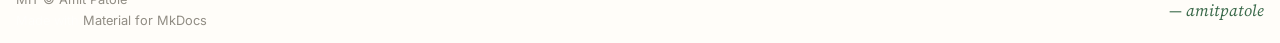
<file: site/quickstart/index.html>
<!doctype html>
<html lang="en" class="no-js">
  <head>
    
      <meta charset="utf-8">
      <meta name="viewport" content="width=device-width,initial-scale=1">
      
        <meta name="description" content="Validation intelligence for CI — failure-signature RCA, ML flaky-vs-real classification, and attested test-selection with a verifiable confidence bound.">
      
      
      
        <link rel="canonical" href="https://amitpatole.github.io/assaylab/quickstart/">
      
      
        <link rel="prev" href="..">
      
      
        <link rel="next" href="../rca/">
      
      
        
      
      
      <link rel="icon" href="../assets/images/favicon.png">
      <meta name="generator" content="mkdocs-1.6.1, mkdocs-material-9.7.6">
    
    
      
        <title>Quickstart - assaylab</title>
      
    
    
      <link rel="stylesheet" href="../assets/stylesheets/main.484c7ddc.min.css">
      
        
        <link rel="stylesheet" href="../assets/stylesheets/palette.ab4e12ef.min.css">
      
      


    
    
      
    
    
      
        
        
        <link rel="preconnect" href="https://fonts.gstatic.com" crossorigin>
        <link rel="stylesheet" href="https://fonts.googleapis.com/css?family=Inter:300,300i,400,400i,700,700i%7CJetBrains+Mono:400,400i,700,700i&display=fallback">
        <style>:root{--md-text-font:"Inter";--md-code-font:"JetBrains Mono"}</style>
      
    
    
      <link rel="stylesheet" href="../assets/_mkdocstrings.css">
    
      <link rel="stylesheet" href="../stylesheets/extra.css">
    
    <script>__md_scope=new URL("..",location),__md_hash=e=>[...e].reduce(((e,_)=>(e<<5)-e+_.charCodeAt(0)),0),__md_get=(e,_=localStorage,t=__md_scope)=>JSON.parse(_.getItem(t.pathname+"."+e)),__md_set=(e,_,t=localStorage,a=__md_scope)=>{try{t.setItem(a.pathname+"."+e,JSON.stringify(_))}catch(e){}}</script>
    
      

    
    
  </head>
  
  
    
    
    
    
    
    <body dir="ltr" data-md-color-scheme="default" data-md-color-primary="indigo" data-md-color-accent="indigo">
  
    
    <input class="md-toggle" data-md-toggle="drawer" type="checkbox" id="__drawer" autocomplete="off">
    <input class="md-toggle" data-md-toggle="search" type="checkbox" id="__search" autocomplete="off">
    <label class="md-overlay" for="__drawer"></label>
    <div data-md-component="skip">
      
        
        <a href="#quickstart" class="md-skip">
          Skip to content
        </a>
      
    </div>
    <div data-md-component="announce">
      
    </div>
    
    
      

  

<header class="md-header md-header--shadow" data-md-component="header">
  <nav class="md-header__inner md-grid" aria-label="Header">
    <a href=".." title="assaylab" class="md-header__button md-logo" aria-label="assaylab" data-md-component="logo">
      
  
  <svg xmlns="http://www.w3.org/2000/svg" viewBox="0 0 24 24"><path d="M12 8a3 3 0 0 0 3-3 3 3 0 0 0-3-3 3 3 0 0 0-3 3 3 3 0 0 0 3 3m0 3.54C9.64 9.35 6.5 8 3 8v11c3.5 0 6.64 1.35 9 3.54 2.36-2.19 5.5-3.54 9-3.54V8c-3.5 0-6.64 1.35-9 3.54"/></svg>

    </a>
    <label class="md-header__button md-icon" for="__drawer">
      
      <svg xmlns="http://www.w3.org/2000/svg" viewBox="0 0 24 24"><path d="M3 6h18v2H3zm0 5h18v2H3zm0 5h18v2H3z"/></svg>
    </label>
    <div class="md-header__title" data-md-component="header-title">
      <div class="md-header__ellipsis">
        <div class="md-header__topic">
          <span class="md-ellipsis">
            assaylab
          </span>
        </div>
        <div class="md-header__topic" data-md-component="header-topic">
          <span class="md-ellipsis">
            
              Quickstart
            
          </span>
        </div>
      </div>
    </div>
    
      
    
    
    
    
      
      
        <label class="md-header__button md-icon" for="__search">
          
          <svg xmlns="http://www.w3.org/2000/svg" viewBox="0 0 24 24"><path d="M9.5 3A6.5 6.5 0 0 1 16 9.5c0 1.61-.59 3.09-1.56 4.23l.27.27h.79l5 5-1.5 1.5-5-5v-.79l-.27-.27A6.52 6.52 0 0 1 9.5 16 6.5 6.5 0 0 1 3 9.5 6.5 6.5 0 0 1 9.5 3m0 2C7 5 5 7 5 9.5S7 14 9.5 14 14 12 14 9.5 12 5 9.5 5"/></svg>
        </label>
        <div class="md-search" data-md-component="search" role="dialog">
  <label class="md-search__overlay" for="__search"></label>
  <div class="md-search__inner" role="search">
    <form class="md-search__form" name="search">
      <input type="text" class="md-search__input" name="query" aria-label="Search" placeholder="Search" autocapitalize="off" autocorrect="off" autocomplete="off" spellcheck="false" data-md-component="search-query" required>
      <label class="md-search__icon md-icon" for="__search">
        
        <svg xmlns="http://www.w3.org/2000/svg" viewBox="0 0 24 24"><path d="M9.5 3A6.5 6.5 0 0 1 16 9.5c0 1.61-.59 3.09-1.56 4.23l.27.27h.79l5 5-1.5 1.5-5-5v-.79l-.27-.27A6.52 6.52 0 0 1 9.5 16 6.5 6.5 0 0 1 3 9.5 6.5 6.5 0 0 1 9.5 3m0 2C7 5 5 7 5 9.5S7 14 9.5 14 14 12 14 9.5 12 5 9.5 5"/></svg>
        
        <svg xmlns="http://www.w3.org/2000/svg" viewBox="0 0 24 24"><path d="M20 11v2H8l5.5 5.5-1.42 1.42L4.16 12l7.92-7.92L13.5 5.5 8 11z"/></svg>
      </label>
      <nav class="md-search__options" aria-label="Search">
        
        <button type="reset" class="md-search__icon md-icon" title="Clear" aria-label="Clear" tabindex="-1">
          
          <svg xmlns="http://www.w3.org/2000/svg" viewBox="0 0 24 24"><path d="M19 6.41 17.59 5 12 10.59 6.41 5 5 6.41 10.59 12 5 17.59 6.41 19 12 13.41 17.59 19 19 17.59 13.41 12z"/></svg>
        </button>
      </nav>
      
        <div class="md-search__suggest" data-md-component="search-suggest"></div>
      
    </form>
    <div class="md-search__output">
      <div class="md-search__scrollwrap" tabindex="0" data-md-scrollfix>
        <div class="md-search-result" data-md-component="search-result">
          <div class="md-search-result__meta">
            Initializing search
          </div>
          <ol class="md-search-result__list" role="presentation"></ol>
        </div>
      </div>
    </div>
  </div>
</div>
      
    
    
      <div class="md-header__source">
        <a href="https://github.com/amitpatole/assaylab" title="Go to repository" class="md-source" data-md-component="source">
  <div class="md-source__icon md-icon">
    
    <svg xmlns="http://www.w3.org/2000/svg" viewBox="0 0 512 512"><!--! Font Awesome Free 7.1.0 by @fontawesome - https://fontawesome.com License - https://fontawesome.com/license/free (Icons: CC BY 4.0, Fonts: SIL OFL 1.1, Code: MIT License) Copyright 2025 Fonticons, Inc.--><path d="M173.9 397.4c0 2-2.3 3.6-5.2 3.6-3.3.3-5.6-1.3-5.6-3.6 0-2 2.3-3.6 5.2-3.6 3-.3 5.6 1.3 5.6 3.6m-31.1-4.5c-.7 2 1.3 4.3 4.3 4.9 2.6 1 5.6 0 6.2-2s-1.3-4.3-4.3-5.2c-2.6-.7-5.5.3-6.2 2.3m44.2-1.7c-2.9.7-4.9 2.6-4.6 4.9.3 2 2.9 3.3 5.9 2.6 2.9-.7 4.9-2.6 4.6-4.6-.3-1.9-3-3.2-5.9-2.9M252.8 8C114.1 8 8 113.3 8 252c0 110.9 69.8 205.8 169.5 239.2 12.8 2.3 17.3-5.6 17.3-12.1 0-6.2-.3-40.4-.3-61.4 0 0-70 15-84.7-29.8 0 0-11.4-29.1-27.8-36.6 0 0-22.9-15.7 1.6-15.4 0 0 24.9 2 38.6 25.8 21.9 38.6 58.6 27.5 72.9 20.9 2.3-16 8.8-27.1 16-33.7-55.9-6.2-112.3-14.3-112.3-110.5 0-27.5 7.6-41.3 23.6-58.9-2.6-6.5-11.1-33.3 2.6-67.9 20.9-6.5 69 27 69 27 20-5.6 41.5-8.5 62.8-8.5s42.8 2.9 62.8 8.5c0 0 48.1-33.6 69-27 13.7 34.7 5.2 61.4 2.6 67.9 16 17.7 25.8 31.5 25.8 58.9 0 96.5-58.9 104.2-114.8 110.5 9.2 7.9 17 22.9 17 46.4 0 33.7-.3 75.4-.3 83.6 0 6.5 4.6 14.4 17.3 12.1C436.2 457.8 504 362.9 504 252 504 113.3 391.5 8 252.8 8M105.2 352.9c-1.3 1-1 3.3.7 5.2 1.6 1.6 3.9 2.3 5.2 1 1.3-1 1-3.3-.7-5.2-1.6-1.6-3.9-2.3-5.2-1m-10.8-8.1c-.7 1.3.3 2.9 2.3 3.9 1.6 1 3.6.7 4.3-.7.7-1.3-.3-2.9-2.3-3.9-2-.6-3.6-.3-4.3.7m32.4 35.6c-1.6 1.3-1 4.3 1.3 6.2 2.3 2.3 5.2 2.6 6.5 1 1.3-1.3.7-4.3-1.3-6.2-2.2-2.3-5.2-2.6-6.5-1m-11.4-14.7c-1.6 1-1.6 3.6 0 5.9s4.3 3.3 5.6 2.3c1.6-1.3 1.6-3.9 0-6.2-1.4-2.3-4-3.3-5.6-2"/></svg>
  </div>
  <div class="md-source__repository">
    amitpatole/assaylab
  </div>
</a>
      </div>
    
  </nav>
  
</header>
    
    <div class="md-container" data-md-component="container">
      
      
        
          
        
      
      <main class="md-main" data-md-component="main">
        <div class="md-main__inner md-grid">
          
            
              
              <div class="md-sidebar md-sidebar--primary" data-md-component="sidebar" data-md-type="navigation" >
                <div class="md-sidebar__scrollwrap">
                  <div class="md-sidebar__inner">
                    



<nav class="md-nav md-nav--primary" aria-label="Navigation" data-md-level="0">
  <label class="md-nav__title" for="__drawer">
    <a href=".." title="assaylab" class="md-nav__button md-logo" aria-label="assaylab" data-md-component="logo">
      
  
  <svg xmlns="http://www.w3.org/2000/svg" viewBox="0 0 24 24"><path d="M12 8a3 3 0 0 0 3-3 3 3 0 0 0-3-3 3 3 0 0 0-3 3 3 3 0 0 0 3 3m0 3.54C9.64 9.35 6.5 8 3 8v11c3.5 0 6.64 1.35 9 3.54 2.36-2.19 5.5-3.54 9-3.54V8c-3.5 0-6.64 1.35-9 3.54"/></svg>

    </a>
    assaylab
  </label>
  
    <div class="md-nav__source">
      <a href="https://github.com/amitpatole/assaylab" title="Go to repository" class="md-source" data-md-component="source">
  <div class="md-source__icon md-icon">
    
    <svg xmlns="http://www.w3.org/2000/svg" viewBox="0 0 512 512"><!--! Font Awesome Free 7.1.0 by @fontawesome - https://fontawesome.com License - https://fontawesome.com/license/free (Icons: CC BY 4.0, Fonts: SIL OFL 1.1, Code: MIT License) Copyright 2025 Fonticons, Inc.--><path d="M173.9 397.4c0 2-2.3 3.6-5.2 3.6-3.3.3-5.6-1.3-5.6-3.6 0-2 2.3-3.6 5.2-3.6 3-.3 5.6 1.3 5.6 3.6m-31.1-4.5c-.7 2 1.3 4.3 4.3 4.9 2.6 1 5.6 0 6.2-2s-1.3-4.3-4.3-5.2c-2.6-.7-5.5.3-6.2 2.3m44.2-1.7c-2.9.7-4.9 2.6-4.6 4.9.3 2 2.9 3.3 5.9 2.6 2.9-.7 4.9-2.6 4.6-4.6-.3-1.9-3-3.2-5.9-2.9M252.8 8C114.1 8 8 113.3 8 252c0 110.9 69.8 205.8 169.5 239.2 12.8 2.3 17.3-5.6 17.3-12.1 0-6.2-.3-40.4-.3-61.4 0 0-70 15-84.7-29.8 0 0-11.4-29.1-27.8-36.6 0 0-22.9-15.7 1.6-15.4 0 0 24.9 2 38.6 25.8 21.9 38.6 58.6 27.5 72.9 20.9 2.3-16 8.8-27.1 16-33.7-55.9-6.2-112.3-14.3-112.3-110.5 0-27.5 7.6-41.3 23.6-58.9-2.6-6.5-11.1-33.3 2.6-67.9 20.9-6.5 69 27 69 27 20-5.6 41.5-8.5 62.8-8.5s42.8 2.9 62.8 8.5c0 0 48.1-33.6 69-27 13.7 34.7 5.2 61.4 2.6 67.9 16 17.7 25.8 31.5 25.8 58.9 0 96.5-58.9 104.2-114.8 110.5 9.2 7.9 17 22.9 17 46.4 0 33.7-.3 75.4-.3 83.6 0 6.5 4.6 14.4 17.3 12.1C436.2 457.8 504 362.9 504 252 504 113.3 391.5 8 252.8 8M105.2 352.9c-1.3 1-1 3.3.7 5.2 1.6 1.6 3.9 2.3 5.2 1 1.3-1 1-3.3-.7-5.2-1.6-1.6-3.9-2.3-5.2-1m-10.8-8.1c-.7 1.3.3 2.9 2.3 3.9 1.6 1 3.6.7 4.3-.7.7-1.3-.3-2.9-2.3-3.9-2-.6-3.6-.3-4.3.7m32.4 35.6c-1.6 1.3-1 4.3 1.3 6.2 2.3 2.3 5.2 2.6 6.5 1 1.3-1.3.7-4.3-1.3-6.2-2.2-2.3-5.2-2.6-6.5-1m-11.4-14.7c-1.6 1-1.6 3.6 0 5.9s4.3 3.3 5.6 2.3c1.6-1.3 1.6-3.9 0-6.2-1.4-2.3-4-3.3-5.6-2"/></svg>
  </div>
  <div class="md-source__repository">
    amitpatole/assaylab
  </div>
</a>
    </div>
  
  <ul class="md-nav__list" data-md-scrollfix>
    
      
      
  
  
  
  
    <li class="md-nav__item">
      <a href=".." class="md-nav__link">
        
  
  
  <span class="md-ellipsis">
    
  
    Home
  

    
  </span>
  
  

      </a>
    </li>
  

    
      
      
  
  
    
  
  
  
    <li class="md-nav__item md-nav__item--active">
      
      <input class="md-nav__toggle md-toggle" type="checkbox" id="__toc">
      
      
        
      
      
        <label class="md-nav__link md-nav__link--active" for="__toc">
          
  
  
  <span class="md-ellipsis">
    
  
    Quickstart
  

    
  </span>
  
  

          <span class="md-nav__icon md-icon"></span>
        </label>
      
      <a href="./" class="md-nav__link md-nav__link--active">
        
  
  
  <span class="md-ellipsis">
    
  
    Quickstart
  

    
  </span>
  
  

      </a>
      
        

<nav class="md-nav md-nav--secondary" aria-label="Table of contents">
  
  
  
    
  
  
    <label class="md-nav__title" for="__toc">
      <span class="md-nav__icon md-icon"></span>
      Table of contents
    </label>
    <ul class="md-nav__list" data-md-component="toc" data-md-scrollfix>
      
        <li class="md-nav__item">
  <a href="#the-demo" class="md-nav__link">
    <span class="md-ellipsis">
      
        The demo
      
    </span>
  </a>
  
</li>
      
        <li class="md-nav__item">
  <a href="#grade-your-own-ci-output" class="md-nav__link">
    <span class="md-ellipsis">
      
        Grade your own CI output
      
    </span>
  </a>
  
</li>
      
        <li class="md-nav__item">
  <a href="#check-the-install" class="md-nav__link">
    <span class="md-ellipsis">
      
        Check the install
      
    </span>
  </a>
  
</li>
      
        <li class="md-nav__item">
  <a href="#as-a-library" class="md-nav__link">
    <span class="md-ellipsis">
      
        As a library
      
    </span>
  </a>
  
</li>
      
    </ul>
  
</nav>
      
    </li>
  

    
      
      
  
  
  
  
    <li class="md-nav__item">
      <a href="../rca/" class="md-nav__link">
        
  
  
  <span class="md-ellipsis">
    
  
    Root-cause analysis
  

    
  </span>
  
  

      </a>
    </li>
  

    
      
      
  
  
  
  
    <li class="md-nav__item">
      <a href="../selection/" class="md-nav__link">
        
  
  
  <span class="md-ellipsis">
    
  
    Attested selection
  

    
  </span>
  
  

      </a>
    </li>
  

    
      
      
  
  
  
  
    <li class="md-nav__item">
      <a href="../llm/" class="md-nav__link">
        
  
  
  <span class="md-ellipsis">
    
  
    Test generation & self-healing
  

    
  </span>
  
  

      </a>
    </li>
  

    
      
      
  
  
  
  
    <li class="md-nav__item">
      <a href="../evaluation/" class="md-nav__link">
        
  
  
  <span class="md-ellipsis">
    
  
    Evaluation
  

    
  </span>
  
  

      </a>
    </li>
  

    
      
      
  
  
  
  
    <li class="md-nav__item">
      <a href="../api/" class="md-nav__link">
        
  
  
  <span class="md-ellipsis">
    
  
    API
  

    
  </span>
  
  

      </a>
    </li>
  

    
  </ul>
</nav>
                  </div>
                </div>
              </div>
            
            
              
              <div class="md-sidebar md-sidebar--secondary" data-md-component="sidebar" data-md-type="toc" >
                <div class="md-sidebar__scrollwrap">
                  <div class="md-sidebar__inner">
                    

<nav class="md-nav md-nav--secondary" aria-label="Table of contents">
  
  
  
    
  
  
    <label class="md-nav__title" for="__toc">
      <span class="md-nav__icon md-icon"></span>
      Table of contents
    </label>
    <ul class="md-nav__list" data-md-component="toc" data-md-scrollfix>
      
        <li class="md-nav__item">
  <a href="#the-demo" class="md-nav__link">
    <span class="md-ellipsis">
      
        The demo
      
    </span>
  </a>
  
</li>
      
        <li class="md-nav__item">
  <a href="#grade-your-own-ci-output" class="md-nav__link">
    <span class="md-ellipsis">
      
        Grade your own CI output
      
    </span>
  </a>
  
</li>
      
        <li class="md-nav__item">
  <a href="#check-the-install" class="md-nav__link">
    <span class="md-ellipsis">
      
        Check the install
      
    </span>
  </a>
  
</li>
      
        <li class="md-nav__item">
  <a href="#as-a-library" class="md-nav__link">
    <span class="md-ellipsis">
      
        As a library
      
    </span>
  </a>
  
</li>
      
    </ul>
  
</nav>
                  </div>
                </div>
              </div>
            
          
          
            <div class="md-content" data-md-component="content">
              
              <article class="md-content__inner md-typeset">
                
                  


  
  


<h1 id="quickstart">Quickstart<a class="headerlink" href="#quickstart" title="Permanent link">&para;</a></h1>
<p>Everything here runs with <strong>no API key and no network</strong>.</p>
<h2 id="the-demo">The demo<a class="headerlink" href="#the-demo" title="Permanent link">&para;</a></h2>
<p><code>assaylab demo</code> grades a synthetic broken suite, then its fix:</p>
<div class="highlight"><pre><span></span><code><a id="__codelineno-0-1" name="__codelineno-0-1" href="#__codelineno-0-1"></a><span class="gp">$ </span>assaylab<span class="w"> </span>demo
<a id="__codelineno-0-2" name="__codelineno-0-2" href="#__codelineno-0-2"></a><span class="go">assaylab demo — a synthetic suite graded, then its fix (no API key, no network)</span>
<a id="__codelineno-0-3" name="__codelineno-0-3" href="#__codelineno-0-3"></a>
<a id="__codelineno-0-4" name="__codelineno-0-4" href="#__codelineno-0-4"></a><span class="go">1) broken suite:</span>
<a id="__codelineno-0-5" name="__codelineno-0-5" href="#__codelineno-0-5"></a><span class="go">verdict: FAIL  —  3 failing execution(s) across 2 signature(s); 1/4 passed.</span>
<a id="__codelineno-0-6" name="__codelineno-0-6" href="#__codelineno-0-6"></a><span class="go">  [error] failure_signature: NullPointerException across 2 tests (2 runs): ...</span>
<a id="__codelineno-0-7" name="__codelineno-0-7" href="#__codelineno-0-7"></a><span class="go">      tests: checkout.PaymentTest::test_charge, checkout.RefundTest::test_refund</span>
<a id="__codelineno-0-8" name="__codelineno-0-8" href="#__codelineno-0-8"></a><span class="go">      signature: 4926f0502c1b  files: checkout/pay.py</span>
<a id="__codelineno-0-9" name="__codelineno-0-9" href="#__codelineno-0-9"></a><span class="go">  [error] failure_signature: AssertionError across 1 test (1 run): ...</span>
<a id="__codelineno-0-10" name="__codelineno-0-10" href="#__codelineno-0-10"></a><span class="go">      tests: checkout.CartTest::test_total</span>
<a id="__codelineno-0-11" name="__codelineno-0-11" href="#__codelineno-0-11"></a><span class="go">      signature: 81ddd6026e88  files: checkout/cart.py</span>
<a id="__codelineno-0-12" name="__codelineno-0-12" href="#__codelineno-0-12"></a>
<a id="__codelineno-0-13" name="__codelineno-0-13" href="#__codelineno-0-13"></a><span class="go">2) after the fix:</span>
<a id="__codelineno-0-14" name="__codelineno-0-14" href="#__codelineno-0-14"></a><span class="go">verdict: PASS  —  4/4 tests passed — no failure signatures.</span>
</code></pre></div>
<p>The two <code>NullPointerException</code> failures cluster into <strong>one</strong> signature even
though their memory addresses differ — that is the failure-signature engine
collapsing incidental variation.</p>
<h2 id="grade-your-own-ci-output">Grade your own CI output<a class="headerlink" href="#grade-your-own-ci-output" title="Permanent link">&para;</a></h2>
<p><code>check</code> exits non-zero on FAIL, so it drops straight into a CI gate:</p>
<div class="highlight"><pre><span></span><code><a id="__codelineno-1-1" name="__codelineno-1-1" href="#__codelineno-1-1"></a><span class="gp">$ </span>assaylab<span class="w"> </span>check<span class="w"> </span>path/to/junit.xml<span class="w">            </span><span class="c1"># JUnit / xUnit XML</span>
<a id="__codelineno-1-2" name="__codelineno-1-2" href="#__codelineno-1-2"></a><span class="gp">$ </span>assaylab<span class="w"> </span>check<span class="w"> </span>results.csv<span class="w"> </span>--baseline<span class="w"> </span>prev.csv<span class="w">   </span><span class="c1"># flag NEW failures vs a baseline</span>
<a id="__codelineno-1-3" name="__codelineno-1-3" href="#__codelineno-1-3"></a><span class="gp">$ </span>assaylab<span class="w"> </span>signatures<span class="w"> </span>junit.xml<span class="w">               </span><span class="c1"># list signatures, most frequent first</span>
<a id="__codelineno-1-4" name="__codelineno-1-4" href="#__codelineno-1-4"></a><span class="gp">$ </span>assaylab<span class="w"> </span>perceive<span class="w"> </span>junit.xml<span class="w">                 </span><span class="c1"># brain-facing Handoff (JSON)</span>
</code></pre></div>
<p>Ingestion accepts <strong>JUnit/xUnit XML</strong> (pytest, Maven Surefire, Gradle) and
<strong>outcome CSV / JSON / JSONL</strong> with the common
<code>(project, commit, test_id, run_id, verdict, duration)</code> shape.</p>
<h2 id="check-the-install">Check the install<a class="headerlink" href="#check-the-install" title="Permanent link">&para;</a></h2>
<div class="highlight"><pre><span></span><code><a id="__codelineno-2-1" name="__codelineno-2-1" href="#__codelineno-2-1"></a><span class="gp">$ </span>assaylab<span class="w"> </span>doctor
<a id="__codelineno-2-2" name="__codelineno-2-2" href="#__codelineno-2-2"></a><span class="go">[ok ] agentsensory contract: v0.1.0</span>
<a id="__codelineno-2-3" name="__codelineno-2-3" href="#__codelineno-2-3"></a><span class="go">[ok ] safe XML (defusedxml): installed</span>
<a id="__codelineno-2-4" name="__codelineno-2-4" href="#__codelineno-2-4"></a><span class="go">[ok ] junit backend: JUnit/xUnit XML (built-in)</span>
<a id="__codelineno-2-5" name="__codelineno-2-5" href="#__codelineno-2-5"></a><span class="go">[ok ] jsonl backend: CSV/JSON/JSONL outcomes (built-in)</span>
<a id="__codelineno-2-6" name="__codelineno-2-6" href="#__codelineno-2-6"></a><span class="go">[MISS] LLM (claude): not installed — pip install assaylab[llm]</span>
</code></pre></div>
<h2 id="as-a-library">As a library<a class="headerlink" href="#as-a-library" title="Permanent link">&para;</a></h2>
<div class="highlight"><pre><span></span><code><a id="__codelineno-3-1" name="__codelineno-3-1" href="#__codelineno-3-1"></a><span class="kn">import</span><span class="w"> </span><span class="nn">asyncio</span>
<a id="__codelineno-3-2" name="__codelineno-3-2" href="#__codelineno-3-2"></a><span class="kn">from</span><span class="w"> </span><span class="nn">assaylab</span><span class="w"> </span><span class="kn">import</span> <span class="n">analyze</span>
<a id="__codelineno-3-3" name="__codelineno-3-3" href="#__codelineno-3-3"></a>
<a id="__codelineno-3-4" name="__codelineno-3-4" href="#__codelineno-3-4"></a><span class="n">report</span> <span class="o">=</span> <span class="n">asyncio</span><span class="o">.</span><span class="n">run</span><span class="p">(</span><span class="n">analyze</span><span class="p">(</span><span class="s2">&quot;path/to/junit.xml&quot;</span><span class="p">,</span> <span class="n">backend</span><span class="o">=</span><span class="s2">&quot;junit&quot;</span><span class="p">))</span>
<a id="__codelineno-3-5" name="__codelineno-3-5" href="#__codelineno-3-5"></a><span class="nb">print</span><span class="p">(</span><span class="n">report</span><span class="o">.</span><span class="n">verdict</span><span class="o">.</span><span class="n">value</span><span class="p">,</span> <span class="n">report</span><span class="o">.</span><span class="n">summary</span><span class="p">)</span>
<a id="__codelineno-3-6" name="__codelineno-3-6" href="#__codelineno-3-6"></a><span class="n">handoff</span> <span class="o">=</span> <span class="n">report</span><span class="o">.</span><span class="n">to_handoff</span><span class="p">()</span>   <span class="c1"># the agentsensory Handoff for a brain</span>
</code></pre></div>












                
              </article>
            </div>
          
          
<script>var target=document.getElementById(location.hash.slice(1));target&&target.name&&(target.checked=target.name.startsWith("__tabbed_"))</script>
        </div>
        
          <button type="button" class="md-top md-icon" data-md-component="top" hidden>
  
  <svg xmlns="http://www.w3.org/2000/svg" viewBox="0 0 24 24"><path d="M13 20h-2V8l-5.5 5.5-1.42-1.42L12 4.16l7.92 7.92-1.42 1.42L13 8z"/></svg>
  Back to top
</button>
        
      </main>
      
        <footer class="md-footer">
  
    
      
      <nav class="md-footer__inner md-grid" aria-label="Footer" >
        
          
          <a href=".." class="md-footer__link md-footer__link--prev" aria-label="Previous: Home">
            <div class="md-footer__button md-icon">
              
              <svg xmlns="http://www.w3.org/2000/svg" viewBox="0 0 24 24"><path d="M20 11v2H8l5.5 5.5-1.42 1.42L4.16 12l7.92-7.92L13.5 5.5 8 11z"/></svg>
            </div>
            <div class="md-footer__title">
              <span class="md-footer__direction">
                Previous
              </span>
              <div class="md-ellipsis">
                Home
              </div>
            </div>
          </a>
        
        
          
          <a href="../rca/" class="md-footer__link md-footer__link--next" aria-label="Next: Root-cause analysis">
            <div class="md-footer__title">
              <span class="md-footer__direction">
                Next
              </span>
              <div class="md-ellipsis">
                Root-cause analysis
              </div>
            </div>
            <div class="md-footer__button md-icon">
              
              <svg xmlns="http://www.w3.org/2000/svg" viewBox="0 0 24 24"><path d="M4 11v2h12l-5.5 5.5 1.42 1.42L19.84 12l-7.92-7.92L10.5 5.5 16 11z"/></svg>
            </div>
          </a>
        
      </nav>
    
  
  <div class="md-footer-meta md-typeset">
    <div class="md-footer-meta__inner md-grid">
      <div class="md-copyright">
  
    <div class="md-copyright__highlight">
      MIT © Amit Patole
    </div>
  
  
    Made with
    <a href="https://squidfunk.github.io/mkdocs-material/" target="_blank" rel="noopener">
      Material for MkDocs
    </a>
  
</div>
      
    </div>
  </div>
</footer>
      
    </div>
    <div class="md-dialog" data-md-component="dialog">
      <div class="md-dialog__inner md-typeset"></div>
    </div>
    
    
    
      
      
      <script id="__config" type="application/json">{"annotate": null, "base": "..", "features": ["navigation.sections", "navigation.top", "navigation.tracking", "navigation.instant", "navigation.footer", "content.code.copy", "content.code.annotate", "toc.follow", "search.suggest", "search.highlight"], "search": "../assets/javascripts/workers/search.2c215733.min.js", "tags": null, "translations": {"clipboard.copied": "Copied to clipboard", "clipboard.copy": "Copy to clipboard", "search.result.more.one": "1 more on this page", "search.result.more.other": "# more on this page", "search.result.none": "No matching documents", "search.result.one": "1 matching document", "search.result.other": "# matching documents", "search.result.placeholder": "Type to start searching", "search.result.term.missing": "Missing", "select.version": "Select version"}, "version": null}</script>
    
    
      <script src="../assets/javascripts/bundle.79ae519e.min.js"></script>
      
    
  </body>
</html>
</file>
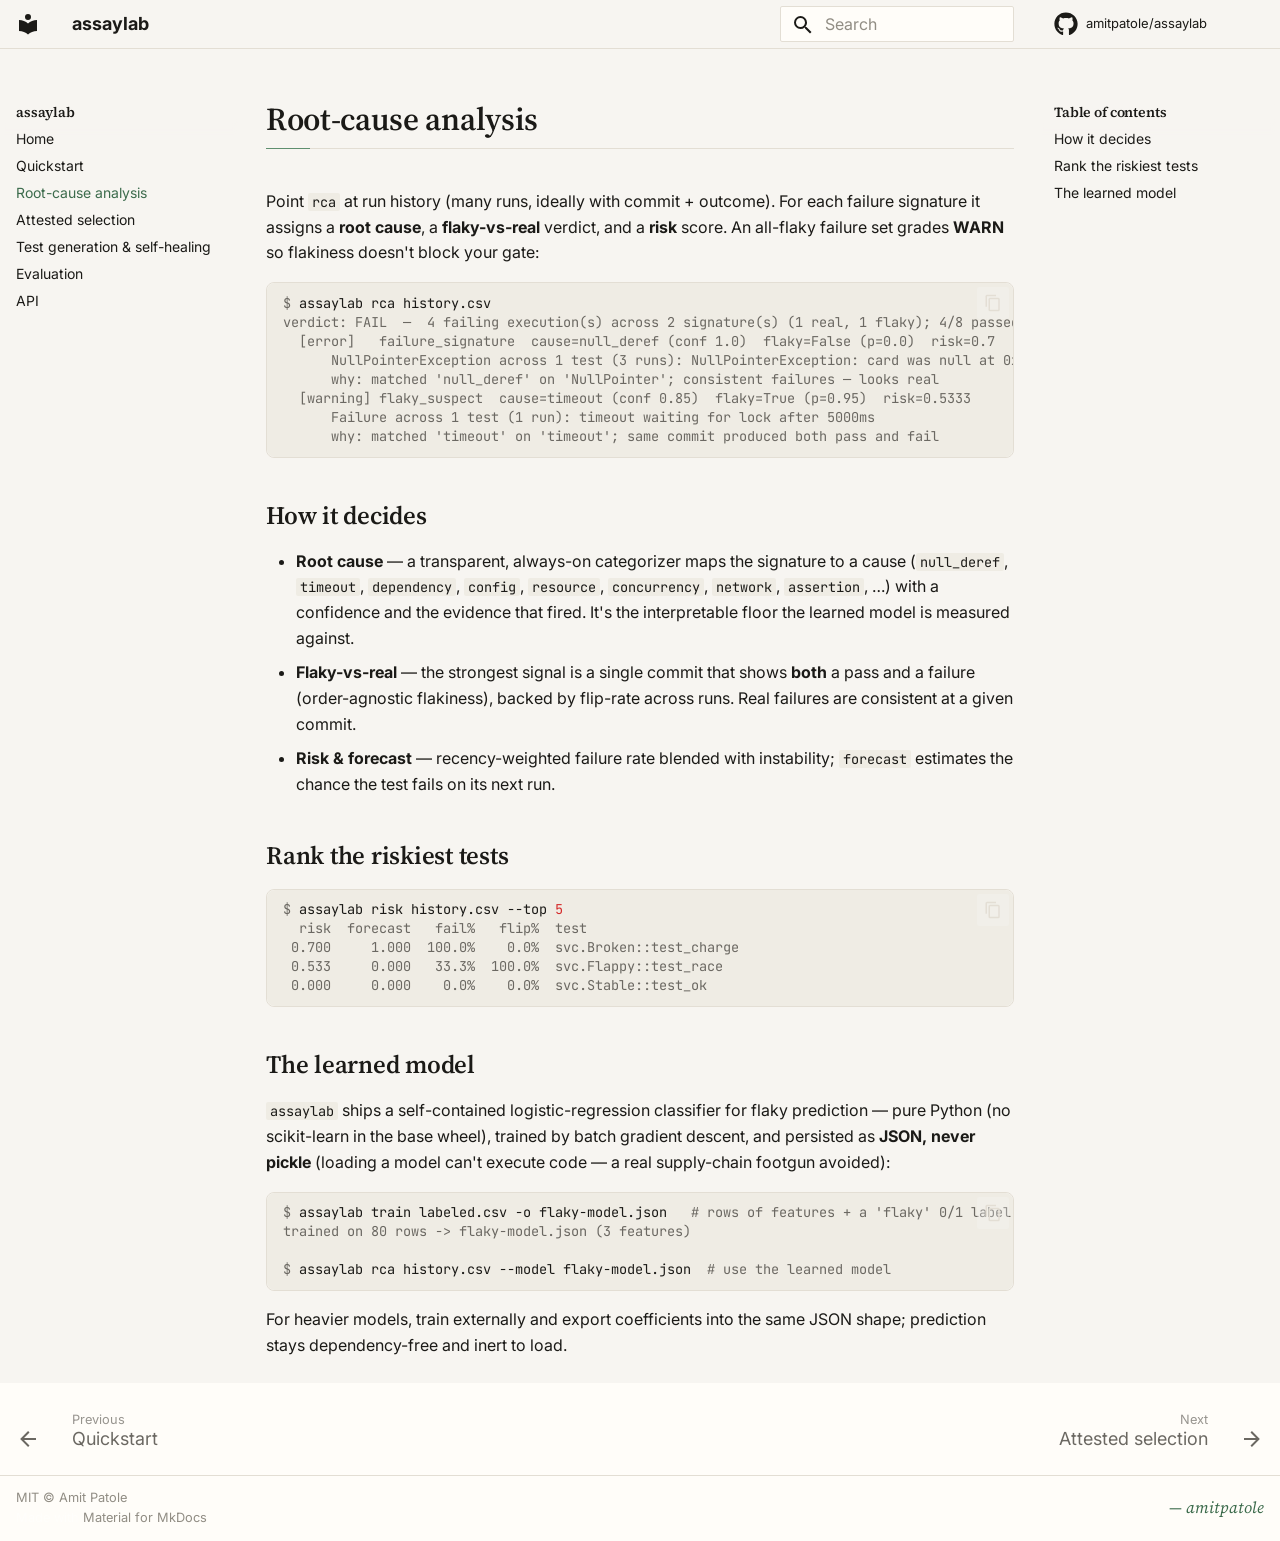
<file: site/rca/index.html>
<!doctype html>
<html lang="en" class="no-js">
  <head>
    
      <meta charset="utf-8">
      <meta name="viewport" content="width=device-width,initial-scale=1">
      
        <meta name="description" content="Validation intelligence for CI — failure-signature RCA, ML flaky-vs-real classification, and attested test-selection with a verifiable confidence bound.">
      
      
      
        <link rel="canonical" href="https://amitpatole.github.io/assaylab/rca/">
      
      
        <link rel="prev" href="../quickstart/">
      
      
        <link rel="next" href="../selection/">
      
      
        
      
      
      <link rel="icon" href="../assets/images/favicon.png">
      <meta name="generator" content="mkdocs-1.6.1, mkdocs-material-9.7.6">
    
    
      
        <title>Root-cause analysis - assaylab</title>
      
    
    
      <link rel="stylesheet" href="../assets/stylesheets/main.484c7ddc.min.css">
      
        
        <link rel="stylesheet" href="../assets/stylesheets/palette.ab4e12ef.min.css">
      
      


    
    
      
    
    
      
        
        
        <link rel="preconnect" href="https://fonts.gstatic.com" crossorigin>
        <link rel="stylesheet" href="https://fonts.googleapis.com/css?family=Inter:300,300i,400,400i,700,700i%7CJetBrains+Mono:400,400i,700,700i&display=fallback">
        <style>:root{--md-text-font:"Inter";--md-code-font:"JetBrains Mono"}</style>
      
    
    
      <link rel="stylesheet" href="../assets/_mkdocstrings.css">
    
      <link rel="stylesheet" href="../stylesheets/extra.css">
    
    <script>__md_scope=new URL("..",location),__md_hash=e=>[...e].reduce(((e,_)=>(e<<5)-e+_.charCodeAt(0)),0),__md_get=(e,_=localStorage,t=__md_scope)=>JSON.parse(_.getItem(t.pathname+"."+e)),__md_set=(e,_,t=localStorage,a=__md_scope)=>{try{t.setItem(a.pathname+"."+e,JSON.stringify(_))}catch(e){}}</script>
    
      

    
    
  </head>
  
  
    
    
    
    
    
    <body dir="ltr" data-md-color-scheme="default" data-md-color-primary="indigo" data-md-color-accent="indigo">
  
    
    <input class="md-toggle" data-md-toggle="drawer" type="checkbox" id="__drawer" autocomplete="off">
    <input class="md-toggle" data-md-toggle="search" type="checkbox" id="__search" autocomplete="off">
    <label class="md-overlay" for="__drawer"></label>
    <div data-md-component="skip">
      
        
        <a href="#root-cause-analysis" class="md-skip">
          Skip to content
        </a>
      
    </div>
    <div data-md-component="announce">
      
    </div>
    
    
      

  

<header class="md-header md-header--shadow" data-md-component="header">
  <nav class="md-header__inner md-grid" aria-label="Header">
    <a href=".." title="assaylab" class="md-header__button md-logo" aria-label="assaylab" data-md-component="logo">
      
  
  <svg xmlns="http://www.w3.org/2000/svg" viewBox="0 0 24 24"><path d="M12 8a3 3 0 0 0 3-3 3 3 0 0 0-3-3 3 3 0 0 0-3 3 3 3 0 0 0 3 3m0 3.54C9.64 9.35 6.5 8 3 8v11c3.5 0 6.64 1.35 9 3.54 2.36-2.19 5.5-3.54 9-3.54V8c-3.5 0-6.64 1.35-9 3.54"/></svg>

    </a>
    <label class="md-header__button md-icon" for="__drawer">
      
      <svg xmlns="http://www.w3.org/2000/svg" viewBox="0 0 24 24"><path d="M3 6h18v2H3zm0 5h18v2H3zm0 5h18v2H3z"/></svg>
    </label>
    <div class="md-header__title" data-md-component="header-title">
      <div class="md-header__ellipsis">
        <div class="md-header__topic">
          <span class="md-ellipsis">
            assaylab
          </span>
        </div>
        <div class="md-header__topic" data-md-component="header-topic">
          <span class="md-ellipsis">
            
              Root-cause analysis
            
          </span>
        </div>
      </div>
    </div>
    
      
    
    
    
    
      
      
        <label class="md-header__button md-icon" for="__search">
          
          <svg xmlns="http://www.w3.org/2000/svg" viewBox="0 0 24 24"><path d="M9.5 3A6.5 6.5 0 0 1 16 9.5c0 1.61-.59 3.09-1.56 4.23l.27.27h.79l5 5-1.5 1.5-5-5v-.79l-.27-.27A6.52 6.52 0 0 1 9.5 16 6.5 6.5 0 0 1 3 9.5 6.5 6.5 0 0 1 9.5 3m0 2C7 5 5 7 5 9.5S7 14 9.5 14 14 12 14 9.5 12 5 9.5 5"/></svg>
        </label>
        <div class="md-search" data-md-component="search" role="dialog">
  <label class="md-search__overlay" for="__search"></label>
  <div class="md-search__inner" role="search">
    <form class="md-search__form" name="search">
      <input type="text" class="md-search__input" name="query" aria-label="Search" placeholder="Search" autocapitalize="off" autocorrect="off" autocomplete="off" spellcheck="false" data-md-component="search-query" required>
      <label class="md-search__icon md-icon" for="__search">
        
        <svg xmlns="http://www.w3.org/2000/svg" viewBox="0 0 24 24"><path d="M9.5 3A6.5 6.5 0 0 1 16 9.5c0 1.61-.59 3.09-1.56 4.23l.27.27h.79l5 5-1.5 1.5-5-5v-.79l-.27-.27A6.52 6.52 0 0 1 9.5 16 6.5 6.5 0 0 1 3 9.5 6.5 6.5 0 0 1 9.5 3m0 2C7 5 5 7 5 9.5S7 14 9.5 14 14 12 14 9.5 12 5 9.5 5"/></svg>
        
        <svg xmlns="http://www.w3.org/2000/svg" viewBox="0 0 24 24"><path d="M20 11v2H8l5.5 5.5-1.42 1.42L4.16 12l7.92-7.92L13.5 5.5 8 11z"/></svg>
      </label>
      <nav class="md-search__options" aria-label="Search">
        
        <button type="reset" class="md-search__icon md-icon" title="Clear" aria-label="Clear" tabindex="-1">
          
          <svg xmlns="http://www.w3.org/2000/svg" viewBox="0 0 24 24"><path d="M19 6.41 17.59 5 12 10.59 6.41 5 5 6.41 10.59 12 5 17.59 6.41 19 12 13.41 17.59 19 19 17.59 13.41 12z"/></svg>
        </button>
      </nav>
      
        <div class="md-search__suggest" data-md-component="search-suggest"></div>
      
    </form>
    <div class="md-search__output">
      <div class="md-search__scrollwrap" tabindex="0" data-md-scrollfix>
        <div class="md-search-result" data-md-component="search-result">
          <div class="md-search-result__meta">
            Initializing search
          </div>
          <ol class="md-search-result__list" role="presentation"></ol>
        </div>
      </div>
    </div>
  </div>
</div>
      
    
    
      <div class="md-header__source">
        <a href="https://github.com/amitpatole/assaylab" title="Go to repository" class="md-source" data-md-component="source">
  <div class="md-source__icon md-icon">
    
    <svg xmlns="http://www.w3.org/2000/svg" viewBox="0 0 512 512"><!--! Font Awesome Free 7.1.0 by @fontawesome - https://fontawesome.com License - https://fontawesome.com/license/free (Icons: CC BY 4.0, Fonts: SIL OFL 1.1, Code: MIT License) Copyright 2025 Fonticons, Inc.--><path d="M173.9 397.4c0 2-2.3 3.6-5.2 3.6-3.3.3-5.6-1.3-5.6-3.6 0-2 2.3-3.6 5.2-3.6 3-.3 5.6 1.3 5.6 3.6m-31.1-4.5c-.7 2 1.3 4.3 4.3 4.9 2.6 1 5.6 0 6.2-2s-1.3-4.3-4.3-5.2c-2.6-.7-5.5.3-6.2 2.3m44.2-1.7c-2.9.7-4.9 2.6-4.6 4.9.3 2 2.9 3.3 5.9 2.6 2.9-.7 4.9-2.6 4.6-4.6-.3-1.9-3-3.2-5.9-2.9M252.8 8C114.1 8 8 113.3 8 252c0 110.9 69.8 205.8 169.5 239.2 12.8 2.3 17.3-5.6 17.3-12.1 0-6.2-.3-40.4-.3-61.4 0 0-70 15-84.7-29.8 0 0-11.4-29.1-27.8-36.6 0 0-22.9-15.7 1.6-15.4 0 0 24.9 2 38.6 25.8 21.9 38.6 58.6 27.5 72.9 20.9 2.3-16 8.8-27.1 16-33.7-55.9-6.2-112.3-14.3-112.3-110.5 0-27.5 7.6-41.3 23.6-58.9-2.6-6.5-11.1-33.3 2.6-67.9 20.9-6.5 69 27 69 27 20-5.6 41.5-8.5 62.8-8.5s42.8 2.9 62.8 8.5c0 0 48.1-33.6 69-27 13.7 34.7 5.2 61.4 2.6 67.9 16 17.7 25.8 31.5 25.8 58.9 0 96.5-58.9 104.2-114.8 110.5 9.2 7.9 17 22.9 17 46.4 0 33.7-.3 75.4-.3 83.6 0 6.5 4.6 14.4 17.3 12.1C436.2 457.8 504 362.9 504 252 504 113.3 391.5 8 252.8 8M105.2 352.9c-1.3 1-1 3.3.7 5.2 1.6 1.6 3.9 2.3 5.2 1 1.3-1 1-3.3-.7-5.2-1.6-1.6-3.9-2.3-5.2-1m-10.8-8.1c-.7 1.3.3 2.9 2.3 3.9 1.6 1 3.6.7 4.3-.7.7-1.3-.3-2.9-2.3-3.9-2-.6-3.6-.3-4.3.7m32.4 35.6c-1.6 1.3-1 4.3 1.3 6.2 2.3 2.3 5.2 2.6 6.5 1 1.3-1.3.7-4.3-1.3-6.2-2.2-2.3-5.2-2.6-6.5-1m-11.4-14.7c-1.6 1-1.6 3.6 0 5.9s4.3 3.3 5.6 2.3c1.6-1.3 1.6-3.9 0-6.2-1.4-2.3-4-3.3-5.6-2"/></svg>
  </div>
  <div class="md-source__repository">
    amitpatole/assaylab
  </div>
</a>
      </div>
    
  </nav>
  
</header>
    
    <div class="md-container" data-md-component="container">
      
      
        
          
        
      
      <main class="md-main" data-md-component="main">
        <div class="md-main__inner md-grid">
          
            
              
              <div class="md-sidebar md-sidebar--primary" data-md-component="sidebar" data-md-type="navigation" >
                <div class="md-sidebar__scrollwrap">
                  <div class="md-sidebar__inner">
                    



<nav class="md-nav md-nav--primary" aria-label="Navigation" data-md-level="0">
  <label class="md-nav__title" for="__drawer">
    <a href=".." title="assaylab" class="md-nav__button md-logo" aria-label="assaylab" data-md-component="logo">
      
  
  <svg xmlns="http://www.w3.org/2000/svg" viewBox="0 0 24 24"><path d="M12 8a3 3 0 0 0 3-3 3 3 0 0 0-3-3 3 3 0 0 0-3 3 3 3 0 0 0 3 3m0 3.54C9.64 9.35 6.5 8 3 8v11c3.5 0 6.64 1.35 9 3.54 2.36-2.19 5.5-3.54 9-3.54V8c-3.5 0-6.64 1.35-9 3.54"/></svg>

    </a>
    assaylab
  </label>
  
    <div class="md-nav__source">
      <a href="https://github.com/amitpatole/assaylab" title="Go to repository" class="md-source" data-md-component="source">
  <div class="md-source__icon md-icon">
    
    <svg xmlns="http://www.w3.org/2000/svg" viewBox="0 0 512 512"><!--! Font Awesome Free 7.1.0 by @fontawesome - https://fontawesome.com License - https://fontawesome.com/license/free (Icons: CC BY 4.0, Fonts: SIL OFL 1.1, Code: MIT License) Copyright 2025 Fonticons, Inc.--><path d="M173.9 397.4c0 2-2.3 3.6-5.2 3.6-3.3.3-5.6-1.3-5.6-3.6 0-2 2.3-3.6 5.2-3.6 3-.3 5.6 1.3 5.6 3.6m-31.1-4.5c-.7 2 1.3 4.3 4.3 4.9 2.6 1 5.6 0 6.2-2s-1.3-4.3-4.3-5.2c-2.6-.7-5.5.3-6.2 2.3m44.2-1.7c-2.9.7-4.9 2.6-4.6 4.9.3 2 2.9 3.3 5.9 2.6 2.9-.7 4.9-2.6 4.6-4.6-.3-1.9-3-3.2-5.9-2.9M252.8 8C114.1 8 8 113.3 8 252c0 110.9 69.8 205.8 169.5 239.2 12.8 2.3 17.3-5.6 17.3-12.1 0-6.2-.3-40.4-.3-61.4 0 0-70 15-84.7-29.8 0 0-11.4-29.1-27.8-36.6 0 0-22.9-15.7 1.6-15.4 0 0 24.9 2 38.6 25.8 21.9 38.6 58.6 27.5 72.9 20.9 2.3-16 8.8-27.1 16-33.7-55.9-6.2-112.3-14.3-112.3-110.5 0-27.5 7.6-41.3 23.6-58.9-2.6-6.5-11.1-33.3 2.6-67.9 20.9-6.5 69 27 69 27 20-5.6 41.5-8.5 62.8-8.5s42.8 2.9 62.8 8.5c0 0 48.1-33.6 69-27 13.7 34.7 5.2 61.4 2.6 67.9 16 17.7 25.8 31.5 25.8 58.9 0 96.5-58.9 104.2-114.8 110.5 9.2 7.9 17 22.9 17 46.4 0 33.7-.3 75.4-.3 83.6 0 6.5 4.6 14.4 17.3 12.1C436.2 457.8 504 362.9 504 252 504 113.3 391.5 8 252.8 8M105.2 352.9c-1.3 1-1 3.3.7 5.2 1.6 1.6 3.9 2.3 5.2 1 1.3-1 1-3.3-.7-5.2-1.6-1.6-3.9-2.3-5.2-1m-10.8-8.1c-.7 1.3.3 2.9 2.3 3.9 1.6 1 3.6.7 4.3-.7.7-1.3-.3-2.9-2.3-3.9-2-.6-3.6-.3-4.3.7m32.4 35.6c-1.6 1.3-1 4.3 1.3 6.2 2.3 2.3 5.2 2.6 6.5 1 1.3-1.3.7-4.3-1.3-6.2-2.2-2.3-5.2-2.6-6.5-1m-11.4-14.7c-1.6 1-1.6 3.6 0 5.9s4.3 3.3 5.6 2.3c1.6-1.3 1.6-3.9 0-6.2-1.4-2.3-4-3.3-5.6-2"/></svg>
  </div>
  <div class="md-source__repository">
    amitpatole/assaylab
  </div>
</a>
    </div>
  
  <ul class="md-nav__list" data-md-scrollfix>
    
      
      
  
  
  
  
    <li class="md-nav__item">
      <a href=".." class="md-nav__link">
        
  
  
  <span class="md-ellipsis">
    
  
    Home
  

    
  </span>
  
  

      </a>
    </li>
  

    
      
      
  
  
  
  
    <li class="md-nav__item">
      <a href="../quickstart/" class="md-nav__link">
        
  
  
  <span class="md-ellipsis">
    
  
    Quickstart
  

    
  </span>
  
  

      </a>
    </li>
  

    
      
      
  
  
    
  
  
  
    <li class="md-nav__item md-nav__item--active">
      
      <input class="md-nav__toggle md-toggle" type="checkbox" id="__toc">
      
      
        
      
      
        <label class="md-nav__link md-nav__link--active" for="__toc">
          
  
  
  <span class="md-ellipsis">
    
  
    Root-cause analysis
  

    
  </span>
  
  

          <span class="md-nav__icon md-icon"></span>
        </label>
      
      <a href="./" class="md-nav__link md-nav__link--active">
        
  
  
  <span class="md-ellipsis">
    
  
    Root-cause analysis
  

    
  </span>
  
  

      </a>
      
        

<nav class="md-nav md-nav--secondary" aria-label="Table of contents">
  
  
  
    
  
  
    <label class="md-nav__title" for="__toc">
      <span class="md-nav__icon md-icon"></span>
      Table of contents
    </label>
    <ul class="md-nav__list" data-md-component="toc" data-md-scrollfix>
      
        <li class="md-nav__item">
  <a href="#how-it-decides" class="md-nav__link">
    <span class="md-ellipsis">
      
        How it decides
      
    </span>
  </a>
  
</li>
      
        <li class="md-nav__item">
  <a href="#rank-the-riskiest-tests" class="md-nav__link">
    <span class="md-ellipsis">
      
        Rank the riskiest tests
      
    </span>
  </a>
  
</li>
      
        <li class="md-nav__item">
  <a href="#the-learned-model" class="md-nav__link">
    <span class="md-ellipsis">
      
        The learned model
      
    </span>
  </a>
  
</li>
      
    </ul>
  
</nav>
      
    </li>
  

    
      
      
  
  
  
  
    <li class="md-nav__item">
      <a href="../selection/" class="md-nav__link">
        
  
  
  <span class="md-ellipsis">
    
  
    Attested selection
  

    
  </span>
  
  

      </a>
    </li>
  

    
      
      
  
  
  
  
    <li class="md-nav__item">
      <a href="../llm/" class="md-nav__link">
        
  
  
  <span class="md-ellipsis">
    
  
    Test generation & self-healing
  

    
  </span>
  
  

      </a>
    </li>
  

    
      
      
  
  
  
  
    <li class="md-nav__item">
      <a href="../evaluation/" class="md-nav__link">
        
  
  
  <span class="md-ellipsis">
    
  
    Evaluation
  

    
  </span>
  
  

      </a>
    </li>
  

    
      
      
  
  
  
  
    <li class="md-nav__item">
      <a href="../api/" class="md-nav__link">
        
  
  
  <span class="md-ellipsis">
    
  
    API
  

    
  </span>
  
  

      </a>
    </li>
  

    
  </ul>
</nav>
                  </div>
                </div>
              </div>
            
            
              
              <div class="md-sidebar md-sidebar--secondary" data-md-component="sidebar" data-md-type="toc" >
                <div class="md-sidebar__scrollwrap">
                  <div class="md-sidebar__inner">
                    

<nav class="md-nav md-nav--secondary" aria-label="Table of contents">
  
  
  
    
  
  
    <label class="md-nav__title" for="__toc">
      <span class="md-nav__icon md-icon"></span>
      Table of contents
    </label>
    <ul class="md-nav__list" data-md-component="toc" data-md-scrollfix>
      
        <li class="md-nav__item">
  <a href="#how-it-decides" class="md-nav__link">
    <span class="md-ellipsis">
      
        How it decides
      
    </span>
  </a>
  
</li>
      
        <li class="md-nav__item">
  <a href="#rank-the-riskiest-tests" class="md-nav__link">
    <span class="md-ellipsis">
      
        Rank the riskiest tests
      
    </span>
  </a>
  
</li>
      
        <li class="md-nav__item">
  <a href="#the-learned-model" class="md-nav__link">
    <span class="md-ellipsis">
      
        The learned model
      
    </span>
  </a>
  
</li>
      
    </ul>
  
</nav>
                  </div>
                </div>
              </div>
            
          
          
            <div class="md-content" data-md-component="content">
              
              <article class="md-content__inner md-typeset">
                
                  


  
  


<h1 id="root-cause-analysis">Root-cause analysis<a class="headerlink" href="#root-cause-analysis" title="Permanent link">&para;</a></h1>
<p>Point <code>rca</code> at run history (many runs, ideally with commit + outcome). For each
failure signature it assigns a <strong>root cause</strong>, a <strong>flaky-vs-real</strong> verdict, and a
<strong>risk</strong> score. An all-flaky failure set grades <strong>WARN</strong> so flakiness doesn't
block your gate:</p>
<div class="highlight"><pre><span></span><code><a id="__codelineno-0-1" name="__codelineno-0-1" href="#__codelineno-0-1"></a><span class="gp">$ </span>assaylab<span class="w"> </span>rca<span class="w"> </span>history.csv
<a id="__codelineno-0-2" name="__codelineno-0-2" href="#__codelineno-0-2"></a><span class="go">verdict: FAIL  —  4 failing execution(s) across 2 signature(s) (1 real, 1 flaky); 4/8 passed.</span>
<a id="__codelineno-0-3" name="__codelineno-0-3" href="#__codelineno-0-3"></a><span class="go">  [error]   failure_signature  cause=null_deref (conf 1.0)  flaky=False (p=0.0)  risk=0.7</span>
<a id="__codelineno-0-4" name="__codelineno-0-4" href="#__codelineno-0-4"></a><span class="go">      NullPointerException across 1 test (3 runs): NullPointerException: card was null at 0x1a</span>
<a id="__codelineno-0-5" name="__codelineno-0-5" href="#__codelineno-0-5"></a><span class="go">      why: matched &#39;null_deref&#39; on &#39;NullPointer&#39;; consistent failures — looks real</span>
<a id="__codelineno-0-6" name="__codelineno-0-6" href="#__codelineno-0-6"></a><span class="go">  [warning] flaky_suspect  cause=timeout (conf 0.85)  flaky=True (p=0.95)  risk=0.5333</span>
<a id="__codelineno-0-7" name="__codelineno-0-7" href="#__codelineno-0-7"></a><span class="go">      Failure across 1 test (1 run): timeout waiting for lock after 5000ms</span>
<a id="__codelineno-0-8" name="__codelineno-0-8" href="#__codelineno-0-8"></a><span class="go">      why: matched &#39;timeout&#39; on &#39;timeout&#39;; same commit produced both pass and fail</span>
</code></pre></div>
<h2 id="how-it-decides">How it decides<a class="headerlink" href="#how-it-decides" title="Permanent link">&para;</a></h2>
<ul>
<li><strong>Root cause</strong> — a transparent, always-on categorizer maps the signature to a
  cause (<code>null_deref</code>, <code>timeout</code>, <code>dependency</code>, <code>config</code>, <code>resource</code>,
  <code>concurrency</code>, <code>network</code>, <code>assertion</code>, …) with a confidence and the evidence
  that fired. It's the interpretable floor the learned model is measured against.</li>
<li><strong>Flaky-vs-real</strong> — the strongest signal is a single commit that shows <strong>both</strong>
  a pass and a failure (order-agnostic flakiness), backed by flip-rate across
  runs. Real failures are consistent at a given commit.</li>
<li><strong>Risk &amp; forecast</strong> — recency-weighted failure rate blended with instability;
  <code>forecast</code> estimates the chance the test fails on its next run.</li>
</ul>
<h2 id="rank-the-riskiest-tests">Rank the riskiest tests<a class="headerlink" href="#rank-the-riskiest-tests" title="Permanent link">&para;</a></h2>
<div class="highlight"><pre><span></span><code><a id="__codelineno-1-1" name="__codelineno-1-1" href="#__codelineno-1-1"></a><span class="gp">$ </span>assaylab<span class="w"> </span>risk<span class="w"> </span>history.csv<span class="w"> </span>--top<span class="w"> </span><span class="m">5</span>
<a id="__codelineno-1-2" name="__codelineno-1-2" href="#__codelineno-1-2"></a><span class="go">  risk  forecast   fail%   flip%  test</span>
<a id="__codelineno-1-3" name="__codelineno-1-3" href="#__codelineno-1-3"></a><span class="go"> 0.700     1.000  100.0%    0.0%  svc.Broken::test_charge</span>
<a id="__codelineno-1-4" name="__codelineno-1-4" href="#__codelineno-1-4"></a><span class="go"> 0.533     0.000   33.3%  100.0%  svc.Flappy::test_race</span>
<a id="__codelineno-1-5" name="__codelineno-1-5" href="#__codelineno-1-5"></a><span class="go"> 0.000     0.000    0.0%    0.0%  svc.Stable::test_ok</span>
</code></pre></div>
<h2 id="the-learned-model">The learned model<a class="headerlink" href="#the-learned-model" title="Permanent link">&para;</a></h2>
<p><code>assaylab</code> ships a self-contained logistic-regression classifier for flaky
prediction — pure Python (no scikit-learn in the base wheel), trained by batch
gradient descent, and persisted as <strong>JSON, never pickle</strong> (loading a model can't
execute code — a real supply-chain footgun avoided):</p>
<div class="highlight"><pre><span></span><code><a id="__codelineno-2-1" name="__codelineno-2-1" href="#__codelineno-2-1"></a><span class="gp">$ </span>assaylab<span class="w"> </span>train<span class="w"> </span>labeled.csv<span class="w"> </span>-o<span class="w"> </span>flaky-model.json<span class="w">   </span><span class="c1"># rows of features + a &#39;flaky&#39; 0/1 label</span>
<a id="__codelineno-2-2" name="__codelineno-2-2" href="#__codelineno-2-2"></a><span class="go">trained on 80 rows -&gt; flaky-model.json (3 features)</span>
<a id="__codelineno-2-3" name="__codelineno-2-3" href="#__codelineno-2-3"></a>
<a id="__codelineno-2-4" name="__codelineno-2-4" href="#__codelineno-2-4"></a><span class="gp">$ </span>assaylab<span class="w"> </span>rca<span class="w"> </span>history.csv<span class="w"> </span>--model<span class="w"> </span>flaky-model.json<span class="w">  </span><span class="c1"># use the learned model</span>
</code></pre></div>
<p>For heavier models, train externally and export coefficients into the same JSON
shape; prediction stays dependency-free and inert to load.</p>












                
              </article>
            </div>
          
          
<script>var target=document.getElementById(location.hash.slice(1));target&&target.name&&(target.checked=target.name.startsWith("__tabbed_"))</script>
        </div>
        
          <button type="button" class="md-top md-icon" data-md-component="top" hidden>
  
  <svg xmlns="http://www.w3.org/2000/svg" viewBox="0 0 24 24"><path d="M13 20h-2V8l-5.5 5.5-1.42-1.42L12 4.16l7.92 7.92-1.42 1.42L13 8z"/></svg>
  Back to top
</button>
        
      </main>
      
        <footer class="md-footer">
  
    
      
      <nav class="md-footer__inner md-grid" aria-label="Footer" >
        
          
          <a href="../quickstart/" class="md-footer__link md-footer__link--prev" aria-label="Previous: Quickstart">
            <div class="md-footer__button md-icon">
              
              <svg xmlns="http://www.w3.org/2000/svg" viewBox="0 0 24 24"><path d="M20 11v2H8l5.5 5.5-1.42 1.42L4.16 12l7.92-7.92L13.5 5.5 8 11z"/></svg>
            </div>
            <div class="md-footer__title">
              <span class="md-footer__direction">
                Previous
              </span>
              <div class="md-ellipsis">
                Quickstart
              </div>
            </div>
          </a>
        
        
          
          <a href="../selection/" class="md-footer__link md-footer__link--next" aria-label="Next: Attested selection">
            <div class="md-footer__title">
              <span class="md-footer__direction">
                Next
              </span>
              <div class="md-ellipsis">
                Attested selection
              </div>
            </div>
            <div class="md-footer__button md-icon">
              
              <svg xmlns="http://www.w3.org/2000/svg" viewBox="0 0 24 24"><path d="M4 11v2h12l-5.5 5.5 1.42 1.42L19.84 12l-7.92-7.92L10.5 5.5 16 11z"/></svg>
            </div>
          </a>
        
      </nav>
    
  
  <div class="md-footer-meta md-typeset">
    <div class="md-footer-meta__inner md-grid">
      <div class="md-copyright">
  
    <div class="md-copyright__highlight">
      MIT © Amit Patole
    </div>
  
  
    Made with
    <a href="https://squidfunk.github.io/mkdocs-material/" target="_blank" rel="noopener">
      Material for MkDocs
    </a>
  
</div>
      
    </div>
  </div>
</footer>
      
    </div>
    <div class="md-dialog" data-md-component="dialog">
      <div class="md-dialog__inner md-typeset"></div>
    </div>
    
    
    
      
      
      <script id="__config" type="application/json">{"annotate": null, "base": "..", "features": ["navigation.sections", "navigation.top", "navigation.tracking", "navigation.instant", "navigation.footer", "content.code.copy", "content.code.annotate", "toc.follow", "search.suggest", "search.highlight"], "search": "../assets/javascripts/workers/search.2c215733.min.js", "tags": null, "translations": {"clipboard.copied": "Copied to clipboard", "clipboard.copy": "Copy to clipboard", "search.result.more.one": "1 more on this page", "search.result.more.other": "# more on this page", "search.result.none": "No matching documents", "search.result.one": "1 matching document", "search.result.other": "# matching documents", "search.result.placeholder": "Type to start searching", "search.result.term.missing": "Missing", "select.version": "Select version"}, "version": null}</script>
    
    
      <script src="../assets/javascripts/bundle.79ae519e.min.js"></script>
      
    
  </body>
</html>
</file>
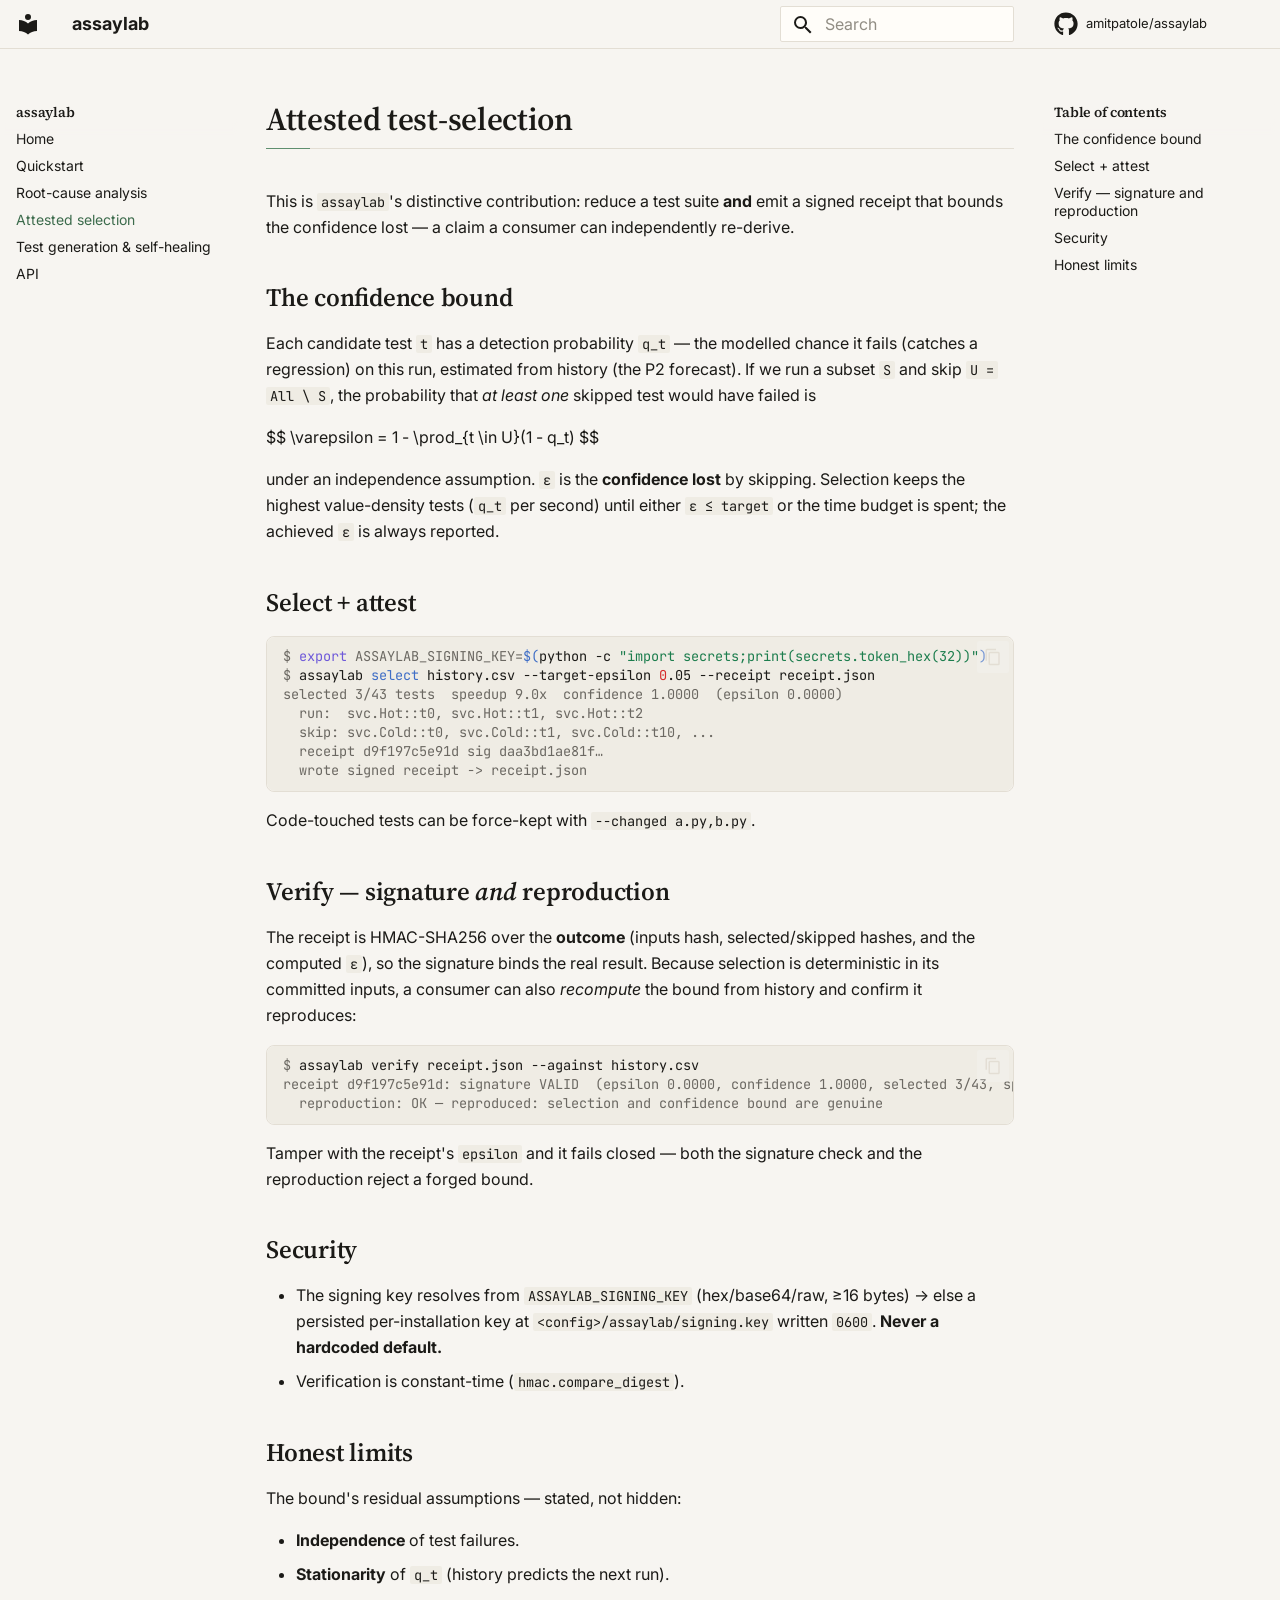
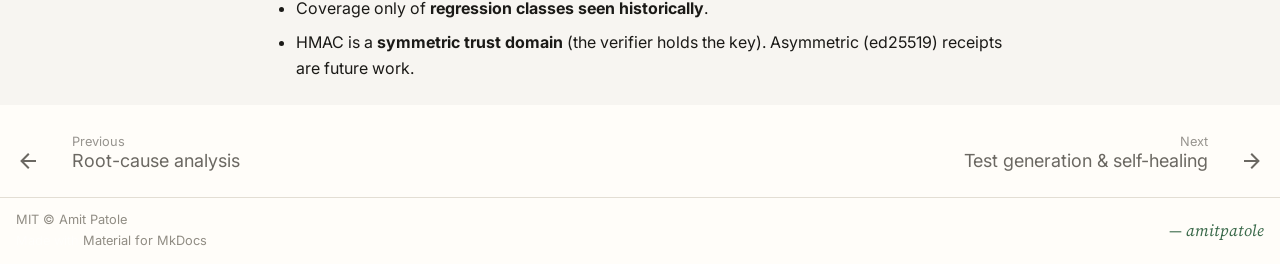
<file: site/selection/index.html>
<!doctype html>
<html lang="en" class="no-js">
  <head>
    
      <meta charset="utf-8">
      <meta name="viewport" content="width=device-width,initial-scale=1">
      
        <meta name="description" content="Validation intelligence for CI — failure-signature RCA, ML flaky-vs-real classification, and attested test-selection with a verifiable confidence bound.">
      
      
      
        <link rel="canonical" href="https://amitpatole.github.io/assaylab/selection/">
      
      
        <link rel="prev" href="../rca/">
      
      
        <link rel="next" href="../llm/">
      
      
        
      
      
      <link rel="icon" href="../assets/images/favicon.png">
      <meta name="generator" content="mkdocs-1.6.1, mkdocs-material-9.7.6">
    
    
      
        <title>Attested selection - assaylab</title>
      
    
    
      <link rel="stylesheet" href="../assets/stylesheets/main.484c7ddc.min.css">
      
        
        <link rel="stylesheet" href="../assets/stylesheets/palette.ab4e12ef.min.css">
      
      


    
    
      
    
    
      
        
        
        <link rel="preconnect" href="https://fonts.gstatic.com" crossorigin>
        <link rel="stylesheet" href="https://fonts.googleapis.com/css?family=Inter:300,300i,400,400i,700,700i%7CJetBrains+Mono:400,400i,700,700i&display=fallback">
        <style>:root{--md-text-font:"Inter";--md-code-font:"JetBrains Mono"}</style>
      
    
    
      <link rel="stylesheet" href="../assets/_mkdocstrings.css">
    
      <link rel="stylesheet" href="../stylesheets/extra.css">
    
    <script>__md_scope=new URL("..",location),__md_hash=e=>[...e].reduce(((e,_)=>(e<<5)-e+_.charCodeAt(0)),0),__md_get=(e,_=localStorage,t=__md_scope)=>JSON.parse(_.getItem(t.pathname+"."+e)),__md_set=(e,_,t=localStorage,a=__md_scope)=>{try{t.setItem(a.pathname+"."+e,JSON.stringify(_))}catch(e){}}</script>
    
      

    
    
  </head>
  
  
    
    
    
    
    
    <body dir="ltr" data-md-color-scheme="default" data-md-color-primary="indigo" data-md-color-accent="indigo">
  
    
    <input class="md-toggle" data-md-toggle="drawer" type="checkbox" id="__drawer" autocomplete="off">
    <input class="md-toggle" data-md-toggle="search" type="checkbox" id="__search" autocomplete="off">
    <label class="md-overlay" for="__drawer"></label>
    <div data-md-component="skip">
      
        
        <a href="#attested-test-selection" class="md-skip">
          Skip to content
        </a>
      
    </div>
    <div data-md-component="announce">
      
    </div>
    
    
      

  

<header class="md-header md-header--shadow" data-md-component="header">
  <nav class="md-header__inner md-grid" aria-label="Header">
    <a href=".." title="assaylab" class="md-header__button md-logo" aria-label="assaylab" data-md-component="logo">
      
  
  <svg xmlns="http://www.w3.org/2000/svg" viewBox="0 0 24 24"><path d="M12 8a3 3 0 0 0 3-3 3 3 0 0 0-3-3 3 3 0 0 0-3 3 3 3 0 0 0 3 3m0 3.54C9.64 9.35 6.5 8 3 8v11c3.5 0 6.64 1.35 9 3.54 2.36-2.19 5.5-3.54 9-3.54V8c-3.5 0-6.64 1.35-9 3.54"/></svg>

    </a>
    <label class="md-header__button md-icon" for="__drawer">
      
      <svg xmlns="http://www.w3.org/2000/svg" viewBox="0 0 24 24"><path d="M3 6h18v2H3zm0 5h18v2H3zm0 5h18v2H3z"/></svg>
    </label>
    <div class="md-header__title" data-md-component="header-title">
      <div class="md-header__ellipsis">
        <div class="md-header__topic">
          <span class="md-ellipsis">
            assaylab
          </span>
        </div>
        <div class="md-header__topic" data-md-component="header-topic">
          <span class="md-ellipsis">
            
              Attested selection
            
          </span>
        </div>
      </div>
    </div>
    
      
    
    
    
    
      
      
        <label class="md-header__button md-icon" for="__search">
          
          <svg xmlns="http://www.w3.org/2000/svg" viewBox="0 0 24 24"><path d="M9.5 3A6.5 6.5 0 0 1 16 9.5c0 1.61-.59 3.09-1.56 4.23l.27.27h.79l5 5-1.5 1.5-5-5v-.79l-.27-.27A6.52 6.52 0 0 1 9.5 16 6.5 6.5 0 0 1 3 9.5 6.5 6.5 0 0 1 9.5 3m0 2C7 5 5 7 5 9.5S7 14 9.5 14 14 12 14 9.5 12 5 9.5 5"/></svg>
        </label>
        <div class="md-search" data-md-component="search" role="dialog">
  <label class="md-search__overlay" for="__search"></label>
  <div class="md-search__inner" role="search">
    <form class="md-search__form" name="search">
      <input type="text" class="md-search__input" name="query" aria-label="Search" placeholder="Search" autocapitalize="off" autocorrect="off" autocomplete="off" spellcheck="false" data-md-component="search-query" required>
      <label class="md-search__icon md-icon" for="__search">
        
        <svg xmlns="http://www.w3.org/2000/svg" viewBox="0 0 24 24"><path d="M9.5 3A6.5 6.5 0 0 1 16 9.5c0 1.61-.59 3.09-1.56 4.23l.27.27h.79l5 5-1.5 1.5-5-5v-.79l-.27-.27A6.52 6.52 0 0 1 9.5 16 6.5 6.5 0 0 1 3 9.5 6.5 6.5 0 0 1 9.5 3m0 2C7 5 5 7 5 9.5S7 14 9.5 14 14 12 14 9.5 12 5 9.5 5"/></svg>
        
        <svg xmlns="http://www.w3.org/2000/svg" viewBox="0 0 24 24"><path d="M20 11v2H8l5.5 5.5-1.42 1.42L4.16 12l7.92-7.92L13.5 5.5 8 11z"/></svg>
      </label>
      <nav class="md-search__options" aria-label="Search">
        
        <button type="reset" class="md-search__icon md-icon" title="Clear" aria-label="Clear" tabindex="-1">
          
          <svg xmlns="http://www.w3.org/2000/svg" viewBox="0 0 24 24"><path d="M19 6.41 17.59 5 12 10.59 6.41 5 5 6.41 10.59 12 5 17.59 6.41 19 12 13.41 17.59 19 19 17.59 13.41 12z"/></svg>
        </button>
      </nav>
      
        <div class="md-search__suggest" data-md-component="search-suggest"></div>
      
    </form>
    <div class="md-search__output">
      <div class="md-search__scrollwrap" tabindex="0" data-md-scrollfix>
        <div class="md-search-result" data-md-component="search-result">
          <div class="md-search-result__meta">
            Initializing search
          </div>
          <ol class="md-search-result__list" role="presentation"></ol>
        </div>
      </div>
    </div>
  </div>
</div>
      
    
    
      <div class="md-header__source">
        <a href="https://github.com/amitpatole/assaylab" title="Go to repository" class="md-source" data-md-component="source">
  <div class="md-source__icon md-icon">
    
    <svg xmlns="http://www.w3.org/2000/svg" viewBox="0 0 512 512"><!--! Font Awesome Free 7.1.0 by @fontawesome - https://fontawesome.com License - https://fontawesome.com/license/free (Icons: CC BY 4.0, Fonts: SIL OFL 1.1, Code: MIT License) Copyright 2025 Fonticons, Inc.--><path d="M173.9 397.4c0 2-2.3 3.6-5.2 3.6-3.3.3-5.6-1.3-5.6-3.6 0-2 2.3-3.6 5.2-3.6 3-.3 5.6 1.3 5.6 3.6m-31.1-4.5c-.7 2 1.3 4.3 4.3 4.9 2.6 1 5.6 0 6.2-2s-1.3-4.3-4.3-5.2c-2.6-.7-5.5.3-6.2 2.3m44.2-1.7c-2.9.7-4.9 2.6-4.6 4.9.3 2 2.9 3.3 5.9 2.6 2.9-.7 4.9-2.6 4.6-4.6-.3-1.9-3-3.2-5.9-2.9M252.8 8C114.1 8 8 113.3 8 252c0 110.9 69.8 205.8 169.5 239.2 12.8 2.3 17.3-5.6 17.3-12.1 0-6.2-.3-40.4-.3-61.4 0 0-70 15-84.7-29.8 0 0-11.4-29.1-27.8-36.6 0 0-22.9-15.7 1.6-15.4 0 0 24.9 2 38.6 25.8 21.9 38.6 58.6 27.5 72.9 20.9 2.3-16 8.8-27.1 16-33.7-55.9-6.2-112.3-14.3-112.3-110.5 0-27.5 7.6-41.3 23.6-58.9-2.6-6.5-11.1-33.3 2.6-67.9 20.9-6.5 69 27 69 27 20-5.6 41.5-8.5 62.8-8.5s42.8 2.9 62.8 8.5c0 0 48.1-33.6 69-27 13.7 34.7 5.2 61.4 2.6 67.9 16 17.7 25.8 31.5 25.8 58.9 0 96.5-58.9 104.2-114.8 110.5 9.2 7.9 17 22.9 17 46.4 0 33.7-.3 75.4-.3 83.6 0 6.5 4.6 14.4 17.3 12.1C436.2 457.8 504 362.9 504 252 504 113.3 391.5 8 252.8 8M105.2 352.9c-1.3 1-1 3.3.7 5.2 1.6 1.6 3.9 2.3 5.2 1 1.3-1 1-3.3-.7-5.2-1.6-1.6-3.9-2.3-5.2-1m-10.8-8.1c-.7 1.3.3 2.9 2.3 3.9 1.6 1 3.6.7 4.3-.7.7-1.3-.3-2.9-2.3-3.9-2-.6-3.6-.3-4.3.7m32.4 35.6c-1.6 1.3-1 4.3 1.3 6.2 2.3 2.3 5.2 2.6 6.5 1 1.3-1.3.7-4.3-1.3-6.2-2.2-2.3-5.2-2.6-6.5-1m-11.4-14.7c-1.6 1-1.6 3.6 0 5.9s4.3 3.3 5.6 2.3c1.6-1.3 1.6-3.9 0-6.2-1.4-2.3-4-3.3-5.6-2"/></svg>
  </div>
  <div class="md-source__repository">
    amitpatole/assaylab
  </div>
</a>
      </div>
    
  </nav>
  
</header>
    
    <div class="md-container" data-md-component="container">
      
      
        
          
        
      
      <main class="md-main" data-md-component="main">
        <div class="md-main__inner md-grid">
          
            
              
              <div class="md-sidebar md-sidebar--primary" data-md-component="sidebar" data-md-type="navigation" >
                <div class="md-sidebar__scrollwrap">
                  <div class="md-sidebar__inner">
                    



<nav class="md-nav md-nav--primary" aria-label="Navigation" data-md-level="0">
  <label class="md-nav__title" for="__drawer">
    <a href=".." title="assaylab" class="md-nav__button md-logo" aria-label="assaylab" data-md-component="logo">
      
  
  <svg xmlns="http://www.w3.org/2000/svg" viewBox="0 0 24 24"><path d="M12 8a3 3 0 0 0 3-3 3 3 0 0 0-3-3 3 3 0 0 0-3 3 3 3 0 0 0 3 3m0 3.54C9.64 9.35 6.5 8 3 8v11c3.5 0 6.64 1.35 9 3.54 2.36-2.19 5.5-3.54 9-3.54V8c-3.5 0-6.64 1.35-9 3.54"/></svg>

    </a>
    assaylab
  </label>
  
    <div class="md-nav__source">
      <a href="https://github.com/amitpatole/assaylab" title="Go to repository" class="md-source" data-md-component="source">
  <div class="md-source__icon md-icon">
    
    <svg xmlns="http://www.w3.org/2000/svg" viewBox="0 0 512 512"><!--! Font Awesome Free 7.1.0 by @fontawesome - https://fontawesome.com License - https://fontawesome.com/license/free (Icons: CC BY 4.0, Fonts: SIL OFL 1.1, Code: MIT License) Copyright 2025 Fonticons, Inc.--><path d="M173.9 397.4c0 2-2.3 3.6-5.2 3.6-3.3.3-5.6-1.3-5.6-3.6 0-2 2.3-3.6 5.2-3.6 3-.3 5.6 1.3 5.6 3.6m-31.1-4.5c-.7 2 1.3 4.3 4.3 4.9 2.6 1 5.6 0 6.2-2s-1.3-4.3-4.3-5.2c-2.6-.7-5.5.3-6.2 2.3m44.2-1.7c-2.9.7-4.9 2.6-4.6 4.9.3 2 2.9 3.3 5.9 2.6 2.9-.7 4.9-2.6 4.6-4.6-.3-1.9-3-3.2-5.9-2.9M252.8 8C114.1 8 8 113.3 8 252c0 110.9 69.8 205.8 169.5 239.2 12.8 2.3 17.3-5.6 17.3-12.1 0-6.2-.3-40.4-.3-61.4 0 0-70 15-84.7-29.8 0 0-11.4-29.1-27.8-36.6 0 0-22.9-15.7 1.6-15.4 0 0 24.9 2 38.6 25.8 21.9 38.6 58.6 27.5 72.9 20.9 2.3-16 8.8-27.1 16-33.7-55.9-6.2-112.3-14.3-112.3-110.5 0-27.5 7.6-41.3 23.6-58.9-2.6-6.5-11.1-33.3 2.6-67.9 20.9-6.5 69 27 69 27 20-5.6 41.5-8.5 62.8-8.5s42.8 2.9 62.8 8.5c0 0 48.1-33.6 69-27 13.7 34.7 5.2 61.4 2.6 67.9 16 17.7 25.8 31.5 25.8 58.9 0 96.5-58.9 104.2-114.8 110.5 9.2 7.9 17 22.9 17 46.4 0 33.7-.3 75.4-.3 83.6 0 6.5 4.6 14.4 17.3 12.1C436.2 457.8 504 362.9 504 252 504 113.3 391.5 8 252.8 8M105.2 352.9c-1.3 1-1 3.3.7 5.2 1.6 1.6 3.9 2.3 5.2 1 1.3-1 1-3.3-.7-5.2-1.6-1.6-3.9-2.3-5.2-1m-10.8-8.1c-.7 1.3.3 2.9 2.3 3.9 1.6 1 3.6.7 4.3-.7.7-1.3-.3-2.9-2.3-3.9-2-.6-3.6-.3-4.3.7m32.4 35.6c-1.6 1.3-1 4.3 1.3 6.2 2.3 2.3 5.2 2.6 6.5 1 1.3-1.3.7-4.3-1.3-6.2-2.2-2.3-5.2-2.6-6.5-1m-11.4-14.7c-1.6 1-1.6 3.6 0 5.9s4.3 3.3 5.6 2.3c1.6-1.3 1.6-3.9 0-6.2-1.4-2.3-4-3.3-5.6-2"/></svg>
  </div>
  <div class="md-source__repository">
    amitpatole/assaylab
  </div>
</a>
    </div>
  
  <ul class="md-nav__list" data-md-scrollfix>
    
      
      
  
  
  
  
    <li class="md-nav__item">
      <a href=".." class="md-nav__link">
        
  
  
  <span class="md-ellipsis">
    
  
    Home
  

    
  </span>
  
  

      </a>
    </li>
  

    
      
      
  
  
  
  
    <li class="md-nav__item">
      <a href="../quickstart/" class="md-nav__link">
        
  
  
  <span class="md-ellipsis">
    
  
    Quickstart
  

    
  </span>
  
  

      </a>
    </li>
  

    
      
      
  
  
  
  
    <li class="md-nav__item">
      <a href="../rca/" class="md-nav__link">
        
  
  
  <span class="md-ellipsis">
    
  
    Root-cause analysis
  

    
  </span>
  
  

      </a>
    </li>
  

    
      
      
  
  
    
  
  
  
    <li class="md-nav__item md-nav__item--active">
      
      <input class="md-nav__toggle md-toggle" type="checkbox" id="__toc">
      
      
        
      
      
        <label class="md-nav__link md-nav__link--active" for="__toc">
          
  
  
  <span class="md-ellipsis">
    
  
    Attested selection
  

    
  </span>
  
  

          <span class="md-nav__icon md-icon"></span>
        </label>
      
      <a href="./" class="md-nav__link md-nav__link--active">
        
  
  
  <span class="md-ellipsis">
    
  
    Attested selection
  

    
  </span>
  
  

      </a>
      
        

<nav class="md-nav md-nav--secondary" aria-label="Table of contents">
  
  
  
    
  
  
    <label class="md-nav__title" for="__toc">
      <span class="md-nav__icon md-icon"></span>
      Table of contents
    </label>
    <ul class="md-nav__list" data-md-component="toc" data-md-scrollfix>
      
        <li class="md-nav__item">
  <a href="#the-confidence-bound" class="md-nav__link">
    <span class="md-ellipsis">
      
        The confidence bound
      
    </span>
  </a>
  
</li>
      
        <li class="md-nav__item">
  <a href="#select-attest" class="md-nav__link">
    <span class="md-ellipsis">
      
        Select + attest
      
    </span>
  </a>
  
</li>
      
        <li class="md-nav__item">
  <a href="#verify-signature-and-reproduction" class="md-nav__link">
    <span class="md-ellipsis">
      
        Verify — signature and reproduction
      
    </span>
  </a>
  
</li>
      
        <li class="md-nav__item">
  <a href="#security" class="md-nav__link">
    <span class="md-ellipsis">
      
        Security
      
    </span>
  </a>
  
</li>
      
        <li class="md-nav__item">
  <a href="#honest-limits" class="md-nav__link">
    <span class="md-ellipsis">
      
        Honest limits
      
    </span>
  </a>
  
</li>
      
    </ul>
  
</nav>
      
    </li>
  

    
      
      
  
  
  
  
    <li class="md-nav__item">
      <a href="../llm/" class="md-nav__link">
        
  
  
  <span class="md-ellipsis">
    
  
    Test generation & self-healing
  

    
  </span>
  
  

      </a>
    </li>
  

    
      
      
  
  
  
  
    <li class="md-nav__item">
      <a href="../api/" class="md-nav__link">
        
  
  
  <span class="md-ellipsis">
    
  
    API
  

    
  </span>
  
  

      </a>
    </li>
  

    
  </ul>
</nav>
                  </div>
                </div>
              </div>
            
            
              
              <div class="md-sidebar md-sidebar--secondary" data-md-component="sidebar" data-md-type="toc" >
                <div class="md-sidebar__scrollwrap">
                  <div class="md-sidebar__inner">
                    

<nav class="md-nav md-nav--secondary" aria-label="Table of contents">
  
  
  
    
  
  
    <label class="md-nav__title" for="__toc">
      <span class="md-nav__icon md-icon"></span>
      Table of contents
    </label>
    <ul class="md-nav__list" data-md-component="toc" data-md-scrollfix>
      
        <li class="md-nav__item">
  <a href="#the-confidence-bound" class="md-nav__link">
    <span class="md-ellipsis">
      
        The confidence bound
      
    </span>
  </a>
  
</li>
      
        <li class="md-nav__item">
  <a href="#select-attest" class="md-nav__link">
    <span class="md-ellipsis">
      
        Select + attest
      
    </span>
  </a>
  
</li>
      
        <li class="md-nav__item">
  <a href="#verify-signature-and-reproduction" class="md-nav__link">
    <span class="md-ellipsis">
      
        Verify — signature and reproduction
      
    </span>
  </a>
  
</li>
      
        <li class="md-nav__item">
  <a href="#security" class="md-nav__link">
    <span class="md-ellipsis">
      
        Security
      
    </span>
  </a>
  
</li>
      
        <li class="md-nav__item">
  <a href="#honest-limits" class="md-nav__link">
    <span class="md-ellipsis">
      
        Honest limits
      
    </span>
  </a>
  
</li>
      
    </ul>
  
</nav>
                  </div>
                </div>
              </div>
            
          
          
            <div class="md-content" data-md-component="content">
              
              <article class="md-content__inner md-typeset">
                
                  


  
  


<h1 id="attested-test-selection">Attested test-selection<a class="headerlink" href="#attested-test-selection" title="Permanent link">&para;</a></h1>
<p>This is <code>assaylab</code>'s distinctive contribution: reduce a test suite <strong>and</strong> emit a
signed receipt that bounds the confidence lost — a claim a consumer can
independently re-derive.</p>
<h2 id="the-confidence-bound">The confidence bound<a class="headerlink" href="#the-confidence-bound" title="Permanent link">&para;</a></h2>
<p>Each candidate test <code>t</code> has a detection probability <code>q_t</code> — the modelled chance
it fails (catches a regression) on this run, estimated from history (the P2
forecast). If we run a subset <code>S</code> and skip <code>U = All \ S</code>, the probability that
<em>at least one</em> skipped test would have failed is</p>
<p>$$ \varepsilon = 1 - \prod_{t \in U}(1 - q_t) $$</p>
<p>under an independence assumption. <code>ε</code> is the <strong>confidence lost</strong> by skipping.
Selection keeps the highest value-density tests (<code>q_t</code> per second) until either
<code>ε ≤ target</code> or the time budget is spent; the achieved <code>ε</code> is always reported.</p>
<h2 id="select-attest">Select + attest<a class="headerlink" href="#select-attest" title="Permanent link">&para;</a></h2>
<div class="highlight"><pre><span></span><code><a id="__codelineno-0-1" name="__codelineno-0-1" href="#__codelineno-0-1"></a><span class="gp">$ </span><span class="nb">export</span><span class="w"> </span><span class="nv">ASSAYLAB_SIGNING_KEY</span><span class="o">=</span><span class="k">$(</span>python<span class="w"> </span>-c<span class="w"> </span><span class="s2">&quot;import secrets;print(secrets.token_hex(32))&quot;</span><span class="k">)</span>
<a id="__codelineno-0-2" name="__codelineno-0-2" href="#__codelineno-0-2"></a><span class="gp">$ </span>assaylab<span class="w"> </span><span class="k">select</span><span class="w"> </span>history.csv<span class="w"> </span>--target-epsilon<span class="w"> </span><span class="m">0</span>.05<span class="w"> </span>--receipt<span class="w"> </span>receipt.json
<a id="__codelineno-0-3" name="__codelineno-0-3" href="#__codelineno-0-3"></a><span class="go">selected 3/43 tests  speedup 9.0x  confidence 1.0000  (epsilon 0.0000)</span>
<a id="__codelineno-0-4" name="__codelineno-0-4" href="#__codelineno-0-4"></a><span class="go">  run:  svc.Hot::t0, svc.Hot::t1, svc.Hot::t2</span>
<a id="__codelineno-0-5" name="__codelineno-0-5" href="#__codelineno-0-5"></a><span class="go">  skip: svc.Cold::t0, svc.Cold::t1, svc.Cold::t10, ...</span>
<a id="__codelineno-0-6" name="__codelineno-0-6" href="#__codelineno-0-6"></a><span class="go">  receipt d9f197c5e91d sig daa3bd1ae81f…</span>
<a id="__codelineno-0-7" name="__codelineno-0-7" href="#__codelineno-0-7"></a><span class="go">  wrote signed receipt -&gt; receipt.json</span>
</code></pre></div>
<p>Code-touched tests can be force-kept with <code>--changed a.py,b.py</code>.</p>
<h2 id="verify-signature-and-reproduction">Verify — signature <em>and</em> reproduction<a class="headerlink" href="#verify-signature-and-reproduction" title="Permanent link">&para;</a></h2>
<p>The receipt is HMAC-SHA256 over the <strong>outcome</strong> (inputs hash, selected/skipped
hashes, and the computed <code>ε</code>), so the signature binds the real result. Because
selection is deterministic in its committed inputs, a consumer can also <em>recompute</em>
the bound from history and confirm it reproduces:</p>
<div class="highlight"><pre><span></span><code><a id="__codelineno-1-1" name="__codelineno-1-1" href="#__codelineno-1-1"></a><span class="gp">$ </span>assaylab<span class="w"> </span>verify<span class="w"> </span>receipt.json<span class="w"> </span>--against<span class="w"> </span>history.csv
<a id="__codelineno-1-2" name="__codelineno-1-2" href="#__codelineno-1-2"></a><span class="go">receipt d9f197c5e91d: signature VALID  (epsilon 0.0000, confidence 1.0000, selected 3/43, speedup 9.0x)</span>
<a id="__codelineno-1-3" name="__codelineno-1-3" href="#__codelineno-1-3"></a><span class="go">  reproduction: OK — reproduced: selection and confidence bound are genuine</span>
</code></pre></div>
<p>Tamper with the receipt's <code>epsilon</code> and it fails closed — both the signature
check and the reproduction reject a forged bound.</p>
<h2 id="security">Security<a class="headerlink" href="#security" title="Permanent link">&para;</a></h2>
<ul>
<li>The signing key resolves from <code>ASSAYLAB_SIGNING_KEY</code> (hex/base64/raw, ≥16
  bytes) → else a persisted per-installation key at <code>&lt;config&gt;/assaylab/signing.key</code>
  written <code>0600</code>. <strong>Never a hardcoded default.</strong></li>
<li>Verification is constant-time (<code>hmac.compare_digest</code>).</li>
</ul>
<h2 id="honest-limits">Honest limits<a class="headerlink" href="#honest-limits" title="Permanent link">&para;</a></h2>
<p>The bound's residual assumptions — stated, not hidden:</p>
<ul>
<li><strong>Independence</strong> of test failures.</li>
<li><strong>Stationarity</strong> of <code>q_t</code> (history predicts the next run).</li>
<li>Coverage only of <strong>regression classes seen historically</strong>.</li>
<li>HMAC is a <strong>symmetric trust domain</strong> (the verifier holds the key). Asymmetric
  (ed25519) receipts are future work.</li>
</ul>












                
              </article>
            </div>
          
          
<script>var target=document.getElementById(location.hash.slice(1));target&&target.name&&(target.checked=target.name.startsWith("__tabbed_"))</script>
        </div>
        
          <button type="button" class="md-top md-icon" data-md-component="top" hidden>
  
  <svg xmlns="http://www.w3.org/2000/svg" viewBox="0 0 24 24"><path d="M13 20h-2V8l-5.5 5.5-1.42-1.42L12 4.16l7.92 7.92-1.42 1.42L13 8z"/></svg>
  Back to top
</button>
        
      </main>
      
        <footer class="md-footer">
  
    
      
      <nav class="md-footer__inner md-grid" aria-label="Footer" >
        
          
          <a href="../rca/" class="md-footer__link md-footer__link--prev" aria-label="Previous: Root-cause analysis">
            <div class="md-footer__button md-icon">
              
              <svg xmlns="http://www.w3.org/2000/svg" viewBox="0 0 24 24"><path d="M20 11v2H8l5.5 5.5-1.42 1.42L4.16 12l7.92-7.92L13.5 5.5 8 11z"/></svg>
            </div>
            <div class="md-footer__title">
              <span class="md-footer__direction">
                Previous
              </span>
              <div class="md-ellipsis">
                Root-cause analysis
              </div>
            </div>
          </a>
        
        
          
          <a href="../llm/" class="md-footer__link md-footer__link--next" aria-label="Next: Test generation &amp; self-healing">
            <div class="md-footer__title">
              <span class="md-footer__direction">
                Next
              </span>
              <div class="md-ellipsis">
                Test generation & self-healing
              </div>
            </div>
            <div class="md-footer__button md-icon">
              
              <svg xmlns="http://www.w3.org/2000/svg" viewBox="0 0 24 24"><path d="M4 11v2h12l-5.5 5.5 1.42 1.42L19.84 12l-7.92-7.92L10.5 5.5 16 11z"/></svg>
            </div>
          </a>
        
      </nav>
    
  
  <div class="md-footer-meta md-typeset">
    <div class="md-footer-meta__inner md-grid">
      <div class="md-copyright">
  
    <div class="md-copyright__highlight">
      MIT © Amit Patole
    </div>
  
  
    Made with
    <a href="https://squidfunk.github.io/mkdocs-material/" target="_blank" rel="noopener">
      Material for MkDocs
    </a>
  
</div>
      
    </div>
  </div>
</footer>
      
    </div>
    <div class="md-dialog" data-md-component="dialog">
      <div class="md-dialog__inner md-typeset"></div>
    </div>
    
    
    
      
      
      <script id="__config" type="application/json">{"annotate": null, "base": "..", "features": ["navigation.sections", "navigation.top", "navigation.tracking", "navigation.instant", "navigation.footer", "content.code.copy", "content.code.annotate", "toc.follow", "search.suggest", "search.highlight"], "search": "../assets/javascripts/workers/search.2c215733.min.js", "tags": null, "translations": {"clipboard.copied": "Copied to clipboard", "clipboard.copy": "Copy to clipboard", "search.result.more.one": "1 more on this page", "search.result.more.other": "# more on this page", "search.result.none": "No matching documents", "search.result.one": "1 matching document", "search.result.other": "# matching documents", "search.result.placeholder": "Type to start searching", "search.result.term.missing": "Missing", "select.version": "Select version"}, "version": null}</script>
    
    
      <script src="../assets/javascripts/bundle.79ae519e.min.js"></script>
      
    
  </body>
</html>
</file>
<file: site/assets/_mkdocstrings.css>
/* Avoid breaking parameter names, etc. in table cells. */
.doc-contents td code {
  word-break: normal !important;
}

/* No line break before first paragraph of descriptions. */
.doc-md-description,
.doc-md-description>p:first-child {
  display: inline;
}

/* No text transformation from Material for MkDocs for H5 headings. */
.md-typeset h5 .doc-object-name {
  text-transform: none;
}

/* Max width for docstring sections tables. */
.doc .md-typeset__table,
.doc .md-typeset__table table {
  display: table !important;
  width: 100%;
}

.doc .md-typeset__table tr {
  display: table-row;
}

/* Defaults in Spacy table style. */
.doc-param-default,
.doc-type_param-default {
  float: right;
}

/* Parameter headings must be inline, not blocks. */
.doc-heading-parameter,
.doc-heading-type_parameter {
  display: inline;
}

/* Default font size for parameter headings. */
.md-typeset .doc-heading-parameter {
  font-size: inherit;
}

/* Prefer space on the right, not the left of parameter permalinks. */
.doc-heading-parameter .headerlink,
.doc-heading-type_parameter .headerlink {
  margin-left: 0 !important;
  margin-right: 0.2rem;
}

/* Backward-compatibility: docstring section titles in bold. */
.doc-section-title {
  font-weight: bold;
}

/* Backlinks crumb separator. */
.doc-backlink-crumb {
  display: inline-flex;
  gap: .2rem;
  white-space: nowrap;
  align-items: center;
  vertical-align: middle;
}
.doc-backlink-crumb:not(:first-child)::before {
  background-color: var(--md-default-fg-color--lighter);
  content: "";
  display: inline;
  height: 1rem;
  --md-path-icon: url('data:image/svg+xml;charset=utf-8,<svg xmlns="http://www.w3.org/2000/svg" viewBox="0 0 24 24"><path d="M8.59 16.58 13.17 12 8.59 7.41 10 6l6 6-6 6z"/></svg>');
  -webkit-mask-image: var(--md-path-icon);
  mask-image: var(--md-path-icon);
  width: 1rem;
}
.doc-backlink-crumb.last {
  font-weight: bold;
}

/* Symbols in Navigation and ToC. */
:root, :host,
[data-md-color-scheme="default"] {
  --doc-symbol-parameter-fg-color: #df50af;
  --doc-symbol-type_parameter-fg-color: #df50af;
  --doc-symbol-attribute-fg-color: #953800;
  --doc-symbol-function-fg-color: #8250df;
  --doc-symbol-method-fg-color: #8250df;
  --doc-symbol-class-fg-color: #0550ae;
  --doc-symbol-type_alias-fg-color: #0550ae;
  --doc-symbol-module-fg-color: #5cad0f;

  --doc-symbol-parameter-bg-color: #df50af1a;
  --doc-symbol-type_parameter-bg-color: #df50af1a;
  --doc-symbol-attribute-bg-color: #9538001a;
  --doc-symbol-function-bg-color: #8250df1a;
  --doc-symbol-method-bg-color: #8250df1a;
  --doc-symbol-class-bg-color: #0550ae1a;
  --doc-symbol-type_alias-bg-color: #0550ae1a;
  --doc-symbol-module-bg-color: #5cad0f1a;
}

[data-md-color-scheme="slate"] {
  --doc-symbol-parameter-fg-color: #ffa8cc;
  --doc-symbol-type_parameter-fg-color: #ffa8cc;
  --doc-symbol-attribute-fg-color: #ffa657;
  --doc-symbol-function-fg-color: #d2a8ff;
  --doc-symbol-method-fg-color: #d2a8ff;
  --doc-symbol-class-fg-color: #79c0ff;
  --doc-symbol-type_alias-fg-color: #79c0ff;
  --doc-symbol-module-fg-color: #baff79;

  --doc-symbol-parameter-bg-color: #ffa8cc1a;
  --doc-symbol-type_parameter-bg-color: #ffa8cc1a;
  --doc-symbol-attribute-bg-color: #ffa6571a;
  --doc-symbol-function-bg-color: #d2a8ff1a;
  --doc-symbol-method-bg-color: #d2a8ff1a;
  --doc-symbol-class-bg-color: #79c0ff1a;
  --doc-symbol-type_alias-bg-color: #79c0ff1a;
  --doc-symbol-module-bg-color: #baff791a;
}

code.doc-symbol {
  border-radius: .1rem;
  font-size: .85em;
  padding: 0 .3em;
  font-weight: bold;
}

code.doc-symbol-parameter,
a code.doc-symbol-parameter {
  color: var(--doc-symbol-parameter-fg-color);
  background-color: var(--doc-symbol-parameter-bg-color);
}

code.doc-symbol-parameter::after {
  content: "param";
}

code.doc-symbol-type_parameter,
a code.doc-symbol-type_parameter {
  color: var(--doc-symbol-type_parameter-fg-color);
  background-color: var(--doc-symbol-type_parameter-bg-color);
}

code.doc-symbol-type_parameter::after {
  content: "type-param";
}

code.doc-symbol-attribute,
a code.doc-symbol-attribute {
  color: var(--doc-symbol-attribute-fg-color);
  background-color: var(--doc-symbol-attribute-bg-color);
}

code.doc-symbol-attribute::after {
  content: "attr";
}

code.doc-symbol-function,
a code.doc-symbol-function {
  color: var(--doc-symbol-function-fg-color);
  background-color: var(--doc-symbol-function-bg-color);
}

code.doc-symbol-function::after {
  content: "func";
}

code.doc-symbol-method,
a code.doc-symbol-method {
  color: var(--doc-symbol-method-fg-color);
  background-color: var(--doc-symbol-method-bg-color);
}

code.doc-symbol-method::after {
  content: "meth";
}

code.doc-symbol-class,
a code.doc-symbol-class {
  color: var(--doc-symbol-class-fg-color);
  background-color: var(--doc-symbol-class-bg-color);
}

code.doc-symbol-class::after {
  content: "class";
}


code.doc-symbol-type_alias,
a code.doc-symbol-type_alias {
  color: var(--doc-symbol-type_alias-fg-color);
  background-color: var(--doc-symbol-type_alias-bg-color);
}

code.doc-symbol-type_alias::after {
  content: "type";
}

code.doc-symbol-module,
a code.doc-symbol-module {
  color: var(--doc-symbol-module-fg-color);
  background-color: var(--doc-symbol-module-bg-color);
}

code.doc-symbol-module::after {
  content: "mod";
}

.doc-signature .autorefs {
  color: inherit;
  border-bottom: 1px dotted currentcolor;
}

/* Source code blocks (admonitions). */
:root {
  --md-admonition-icon--mkdocstrings-source: url('data:image/svg+xml;charset=utf-8,<svg xmlns="http://www.w3.org/2000/svg" viewBox="0 0 24 24"><path d="M15.22 4.97a.75.75 0 0 1 1.06 0l6.5 6.5a.75.75 0 0 1 0 1.06l-6.5 6.5a.749.749 0 0 1-1.275-.326.75.75 0 0 1 .215-.734L21.19 12l-5.97-5.97a.75.75 0 0 1 0-1.06m-6.44 0a.75.75 0 0 1 0 1.06L2.81 12l5.97 5.97a.749.749 0 0 1-.326 1.275.75.75 0 0 1-.734-.215l-6.5-6.5a.75.75 0 0 1 0-1.06l6.5-6.5a.75.75 0 0 1 1.06 0"/></svg>')
}
.md-typeset .admonition.mkdocstrings-source,
.md-typeset details.mkdocstrings-source {
  border: none;
  padding: 0;
}
.md-typeset .admonition.mkdocstrings-source:focus-within,
.md-typeset details.mkdocstrings-source:focus-within {
  box-shadow: none;
}
.md-typeset .mkdocstrings-source > .admonition-title,
.md-typeset .mkdocstrings-source > summary {
  background-color: inherit;
}
.md-typeset .mkdocstrings-source > .admonition-title::before,
.md-typeset .mkdocstrings-source > summary::before {
  background-color: var(--md-default-fg-color);
  -webkit-mask-image: var(--md-admonition-icon--mkdocstrings-source);
          mask-image: var(--md-admonition-icon--mkdocstrings-source);
}
</file>
<file: site/stylesheets/extra.css>
/* ============================================================================
   Trio Design System — "Warm Paper" · MkDocs Material override
   Light-first, printed-document calm. No gradients, no glows. One accent.
   CANONICAL FILE — copied into each repo's docs/stylesheets/extra.css.
   Per-repo: change the two --accent lines below (eyes / ears / brain / vitals).
   ============================================================================ */
@import url('https://fonts.googleapis.com/css2?family=Source+Serif+4:opsz,wght@8..60,400;8..60,500;8..60,600;8..60,700&display=swap');

:root {
  /* ---- Warm Paper tokens ---- */
  --wp-bg:        #f7f5f1;
  --wp-surface:   #fffdf9;
  --wp-panel:     #efece4;
  --wp-ink:       #1b1a17;
  --wp-ink-muted: #6b6862;
  --wp-ink-faint: #918d84;
  --wp-rule:      #e3ded4;

  /* ---- Accent — assaylab (validation-green; standalone, its own hue) ---- */
  --wp-accent:     #5f8f6f;
  --wp-accent-ink: #3c6b4c;

  --wp-serif: "Source Serif 4", Georgia, "Times New Roman", serif;
}

/* ---- Map tokens onto Material's light scheme ---- */
[data-md-color-scheme="default"] {
  --md-default-bg-color:            var(--wp-bg);
  --md-default-fg-color:            var(--wp-ink);
  --md-default-fg-color--light:     var(--wp-ink-muted);
  --md-default-fg-color--lighter:   var(--wp-ink-faint);
  --md-default-fg-color--lightest:  var(--wp-rule);

  --md-primary-fg-color:            var(--wp-bg);   /* header = paper, not a color bar */
  --md-primary-fg-color--light:     var(--wp-bg);
  --md-primary-fg-color--dark:      var(--wp-bg);
  --md-primary-bg-color:            var(--wp-ink);  /* header text = ink */
  --md-primary-bg-color--light:     var(--wp-ink-muted);

  --md-accent-fg-color:             var(--wp-accent-ink);
  --md-accent-fg-color--transparent: color-mix(in srgb, var(--wp-accent) 12%, transparent);

  --md-typeset-color:               var(--wp-ink);
  --md-typeset-a-color:             var(--wp-accent-ink);

  --md-code-bg-color:               var(--wp-panel);
  --md-code-fg-color:               var(--wp-ink);
  --md-footer-bg-color:             var(--wp-surface);
  --md-footer-bg-color--dark:       var(--wp-surface);
  --md-footer-fg-color:             var(--wp-ink-muted);
  --md-footer-fg-color--light:      var(--wp-ink-faint);

  color-scheme: light;
}

/* ---- Header: paper with a hairline, no heavy bar ---- */
.md-header {
  color: var(--wp-ink);
  border-bottom: 1px solid var(--wp-rule);
  box-shadow: none;
}
.md-header--shadow { box-shadow: none; }
.md-tabs {
  background: var(--wp-bg);
  color: var(--wp-ink);
  border-bottom: 1px solid var(--wp-rule);
}

/* ---- Serif display for headings; tight, never heavy ---- */
.md-typeset h1, .md-typeset h2, .md-typeset h3,
.md-content__inner > h1, .md-nav__title {
  font-family: var(--wp-serif);
  letter-spacing: -.01em;
  font-weight: 600;
  color: var(--wp-ink);
}
.md-typeset h1 { font-weight: 600; }

/* The page H1 gets a quiet accent hairline underneath — the single accent gesture */
.md-typeset h1 {
  padding-bottom: .35rem;
  border-bottom: 1px solid var(--wp-rule);
  position: relative;
}
.md-typeset h1::after {
  content: ""; position: absolute; left: 0; bottom: -1px;
  width: 2.2rem; height: 1px; background: var(--wp-accent);
}

/* ---- Links: accent-ink, underline on hover only ---- */
.md-typeset a { color: var(--wp-accent-ink); text-decoration: none; }
.md-typeset a:hover { text-decoration: underline; text-underline-offset: 3px; }

/* ---- Code: quiet panel, hairline, no neon ---- */
.md-typeset pre > code,
.md-typeset .highlight { border-radius: 8px; }
.md-typeset pre { border: 1px solid var(--wp-rule); border-radius: 8px; }
.md-typeset code { background: var(--wp-panel); }

/* ---- Tables & admonitions: hairlines, soft fills ---- */
.md-typeset table:not([class]) {
  border: 1px solid var(--wp-rule); border-radius: 8px; overflow: hidden;
}
.md-typeset table:not([class]) th {
  background: var(--wp-panel); color: var(--wp-ink); font-weight: 600;
}
.md-typeset .admonition, .md-typeset details {
  border: 1px solid var(--wp-rule); border-left-width: 2px;
  border-left-color: var(--wp-accent); box-shadow: none; background: var(--wp-surface);
}

/* ---- Buttons / primary CTA ---- */
.md-typeset .md-button--primary {
  background: var(--wp-accent-ink); border-color: var(--wp-accent-ink); color: var(--wp-surface);
}
.md-typeset .md-button--primary:hover {
  background: var(--wp-ink); border-color: var(--wp-ink);
}

/* ---- Search ---- */
.md-search__form { background: var(--wp-surface); border: 1px solid var(--wp-rule); }
.md-search__input::placeholder { color: var(--wp-ink-faint); }

/* ---- Maker's mark: quiet "— amitpatole" signature in the footer ---- */
.md-footer-meta { border-top: 1px solid var(--wp-rule); }
.md-footer-meta__inner::after {
  content: "— amitpatole";
  font-family: var(--wp-serif); font-style: italic; font-size: .8rem;
  color: var(--wp-accent-ink); margin-left: auto; padding: 0 .6rem;
  align-self: center; white-space: nowrap;
}

/* ---- Tighten the overall feel ---- */
.md-grid { max-width: 64rem; }      /* comfortable measure */
.md-typeset { line-height: 1.62; }
</file>
<file: site/assets/stylesheets/main.484c7ddc.min.css>
@charset "UTF-8";html{-webkit-text-size-adjust:none;-moz-text-size-adjust:none;text-size-adjust:none;box-sizing:border-box}*,:after,:before{box-sizing:inherit}@media (prefers-reduced-motion){*,:after,:before{transition:none!important}}body{margin:0}a,button,input,label{-webkit-tap-highlight-color:transparent}a{color:inherit;text-decoration:none}hr{border:0;box-sizing:initial;display:block;height:.05rem;overflow:visible;padding:0}small{font-size:80%}sub,sup{line-height:1em}img{border-style:none}table{border-collapse:initial;border-spacing:0}td,th{font-weight:400;vertical-align:top}button{background:#0000;border:0;font-family:inherit;font-size:inherit;margin:0;padding:0}input{border:0;outline:none}:root{--md-primary-fg-color:#4051b5;--md-primary-fg-color--light:#5d6cc0;--md-primary-fg-color--dark:#303fa1;--md-primary-bg-color:#fff;--md-primary-bg-color--light:#ffffffb3;--md-accent-fg-color:#526cfe;--md-accent-fg-color--transparent:#526cfe1a;--md-accent-bg-color:#fff;--md-accent-bg-color--light:#ffffffb3}[data-md-color-scheme=default]{color-scheme:light}[data-md-color-scheme=default] img[src$="#gh-dark-mode-only"],[data-md-color-scheme=default] img[src$="#only-dark"]{display:none}:root,[data-md-color-scheme=default]{--md-hue:225deg;--md-default-fg-color:#000000de;--md-default-fg-color--light:#0000008a;--md-default-fg-color--lighter:#00000052;--md-default-fg-color--lightest:#00000012;--md-default-bg-color:#fff;--md-default-bg-color--light:#ffffffb3;--md-default-bg-color--lighter:#ffffff4d;--md-default-bg-color--lightest:#ffffff1f;--md-code-fg-color:#36464e;--md-code-bg-color:#f5f5f5;--md-code-bg-color--light:#f5f5f5b3;--md-code-bg-color--lighter:#f5f5f54d;--md-code-hl-color:#4287ff;--md-code-hl-color--light:#4287ff1a;--md-code-hl-number-color:#d52a2a;--md-code-hl-special-color:#db1457;--md-code-hl-function-color:#a846b9;--md-code-hl-constant-color:#6e59d9;--md-code-hl-keyword-color:#3f6ec6;--md-code-hl-string-color:#1c7d4d;--md-code-hl-name-color:var(--md-code-fg-color);--md-code-hl-operator-color:var(--md-default-fg-color--light);--md-code-hl-punctuation-color:var(--md-default-fg-color--light);--md-code-hl-comment-color:var(--md-default-fg-color--light);--md-code-hl-generic-color:var(--md-default-fg-color--light);--md-code-hl-variable-color:var(--md-default-fg-color--light);--md-typeset-color:var(--md-default-fg-color);--md-typeset-a-color:var(--md-primary-fg-color);--md-typeset-del-color:#f5503d26;--md-typeset-ins-color:#0bd57026;--md-typeset-kbd-color:#fafafa;--md-typeset-kbd-accent-color:#fff;--md-typeset-kbd-border-color:#b8b8b8;--md-typeset-mark-color:#ffff0080;--md-typeset-table-color:#0000001f;--md-typeset-table-color--light:rgba(0,0,0,.035);--md-admonition-fg-color:var(--md-default-fg-color);--md-admonition-bg-color:var(--md-default-bg-color);--md-warning-fg-color:#000000de;--md-warning-bg-color:#ff9;--md-footer-fg-color:#fff;--md-footer-fg-color--light:#ffffffb3;--md-footer-fg-color--lighter:#ffffff73;--md-footer-bg-color:#000000de;--md-footer-bg-color--dark:#00000052;--md-shadow-z1:0 0.2rem 0.5rem #0000000d,0 0 0.05rem #0000001a;--md-shadow-z2:0 0.2rem 0.5rem #0000001a,0 0 0.05rem #00000040;--md-shadow-z3:0 0.2rem 0.5rem #0003,0 0 0.05rem #00000059}.md-icon svg{fill:currentcolor;display:block;height:1.2rem;width:1.2rem}body{-webkit-font-smoothing:antialiased;-moz-osx-font-smoothing:grayscale;--md-text-font-family:var(--md-text-font,_),-apple-system,BlinkMacSystemFont,Helvetica,Arial,sans-serif;--md-code-font-family:var(--md-code-font,_),SFMono-Regular,Consolas,Menlo,monospace}aside,body,input{font-feature-settings:"kern","liga";color:var(--md-typeset-color);font-family:var(--md-text-font-family)}code,kbd,pre{font-feature-settings:"kern";font-family:var(--md-code-font-family)}:root{--md-typeset-table-sort-icon:url('data:image/svg+xml;charset=utf-8,<svg xmlns="http://www.w3.org/2000/svg" viewBox="0 0 24 24"><path d="m18 21-4-4h3V7h-3l4-4 4 4h-3v10h3M2 19v-2h10v2M2 13v-2h7v2M2 7V5h4v2z"/></svg>');--md-typeset-table-sort-icon--asc:url('data:image/svg+xml;charset=utf-8,<svg xmlns="http://www.w3.org/2000/svg" viewBox="0 0 24 24"><path d="M19 17h3l-4 4-4-4h3V3h2M2 17h10v2H2M6 5v2H2V5m0 6h7v2H2z"/></svg>');--md-typeset-table-sort-icon--desc:url('data:image/svg+xml;charset=utf-8,<svg xmlns="http://www.w3.org/2000/svg" viewBox="0 0 24 24"><path d="M19 7h3l-4-4-4 4h3v14h2M2 17h10v2H2M6 5v2H2V5m0 6h7v2H2z"/></svg>')}.md-typeset{-webkit-print-color-adjust:exact;color-adjust:exact;font-size:.8rem;line-height:1.6;overflow-wrap:break-word}@media print{.md-typeset{font-size:.68rem}}.md-typeset blockquote,.md-typeset dl,.md-typeset figure,.md-typeset ol,.md-typeset pre,.md-typeset ul{margin-bottom:1em;margin-top:1em}.md-typeset h1{color:var(--md-default-fg-color--light);font-size:2em;line-height:1.3;margin:0 0 1.25em}.md-typeset h1,.md-typeset h2{font-weight:300;letter-spacing:-.01em}.md-typeset h2{font-size:1.5625em;line-height:1.4;margin:1.6em 0 .64em}.md-typeset h3{font-size:1.25em;font-weight:400;letter-spacing:-.01em;line-height:1.5;margin:1.6em 0 .8em}.md-typeset h2+h3{margin-top:.8em}.md-typeset h4{font-weight:700;letter-spacing:-.01em;margin:1em 0}.md-typeset h5,.md-typeset h6{color:var(--md-default-fg-color--light);font-size:.8em;font-weight:700;letter-spacing:-.01em;margin:1.25em 0}.md-typeset h5{text-transform:uppercase}.md-typeset h5 code{text-transform:none}.md-typeset hr{border-bottom:.05rem solid var(--md-default-fg-color--lightest);display:flow-root;margin:1.5em 0}.md-typeset a{color:var(--md-typeset-a-color);word-break:break-word}.md-typeset a,.md-typeset a:before{transition:color 125ms}.md-typeset a:focus,.md-typeset a:hover{color:var(--md-accent-fg-color)}.md-typeset a:focus code,.md-typeset a:hover code{background-color:var(--md-accent-fg-color--transparent);color:var(--md-accent-fg-color)}.md-typeset a code{color:var(--md-typeset-a-color)}.md-typeset a.focus-visible{outline-color:var(--md-accent-fg-color);outline-offset:.2rem}.md-typeset code,.md-typeset kbd,.md-typeset pre{color:var(--md-code-fg-color);direction:ltr;font-variant-ligatures:none;transition:background-color 125ms}@media print{.md-typeset code,.md-typeset kbd,.md-typeset pre{white-space:pre-wrap}}.md-typeset code{background-color:var(--md-code-bg-color);border-radius:.1rem;-webkit-box-decoration-break:clone;box-decoration-break:clone;font-size:.85em;padding:0 .2941176471em;transition:color 125ms,background-color 125ms;word-break:break-word}.md-typeset code:not(.focus-visible){-webkit-tap-highlight-color:transparent;outline:none}.md-typeset pre{display:flow-root;line-height:1.4;position:relative}.md-typeset pre>code{-webkit-box-decoration-break:slice;box-decoration-break:slice;box-shadow:none;display:block;margin:0;outline-color:var(--md-accent-fg-color);overflow:auto;padding:.7720588235em 1.1764705882em;scrollbar-color:var(--md-default-fg-color--lighter) #0000;scrollbar-width:thin;touch-action:auto;word-break:normal}.md-typeset pre>code:hover{scrollbar-color:var(--md-accent-fg-color) #0000}.md-typeset pre>code::-webkit-scrollbar{height:.2rem;width:.2rem}.md-typeset pre>code::-webkit-scrollbar-thumb{background-color:var(--md-default-fg-color--lighter)}.md-typeset pre>code::-webkit-scrollbar-thumb:hover{background-color:var(--md-accent-fg-color)}.md-typeset kbd{background-color:var(--md-typeset-kbd-color);border-radius:.1rem;box-shadow:0 .1rem 0 .05rem var(--md-typeset-kbd-border-color),0 .1rem 0 var(--md-typeset-kbd-border-color),0 -.1rem .2rem var(--md-typeset-kbd-accent-color) inset;color:var(--md-default-fg-color);display:inline-block;font-size:.75em;padding:0 .6666666667em;vertical-align:text-top;word-break:break-word}.md-typeset mark{background-color:var(--md-typeset-mark-color);-webkit-box-decoration-break:clone;box-decoration-break:clone;color:inherit;word-break:break-word}.md-typeset abbr{cursor:help;text-decoration:none}.md-typeset [data-preview],.md-typeset abbr{border-bottom:.05rem dotted var(--md-default-fg-color--light)}.md-typeset small{opacity:.75}[dir=ltr] .md-typeset sub,[dir=ltr] .md-typeset sup{margin-left:.078125em}[dir=rtl] .md-typeset sub,[dir=rtl] .md-typeset sup{margin-right:.078125em}[dir=ltr] .md-typeset blockquote{padding-left:.6rem}[dir=rtl] .md-typeset blockquote{padding-right:.6rem}[dir=ltr] .md-typeset blockquote{border-left:.2rem solid var(--md-default-fg-color--lighter)}[dir=rtl] .md-typeset blockquote{border-right:.2rem solid var(--md-default-fg-color--lighter)}.md-typeset blockquote{color:var(--md-default-fg-color--light);margin-left:0;margin-right:0}.md-typeset ul{list-style-type:disc}.md-typeset ul[type]{list-style-type:revert-layer}[dir=ltr] .md-typeset ol,[dir=ltr] .md-typeset ul{margin-left:.625em}[dir=rtl] .md-typeset ol,[dir=rtl] .md-typeset ul{margin-right:.625em}.md-typeset ol,.md-typeset ul{padding:0}.md-typeset ol:not([hidden]),.md-typeset ul:not([hidden]){display:flow-root}.md-typeset ol ol,.md-typeset ul ol{list-style-type:lower-alpha}.md-typeset ol ol ol,.md-typeset ul ol ol{list-style-type:lower-roman}.md-typeset ol ol ol ol,.md-typeset ul ol ol ol{list-style-type:upper-alpha}.md-typeset ol ol ol ol ol,.md-typeset ul ol ol ol ol{list-style-type:upper-roman}.md-typeset ol[type],.md-typeset ul[type]{list-style-type:revert-layer}[dir=ltr] .md-typeset ol li,[dir=ltr] .md-typeset ul li{margin-left:1.25em}[dir=rtl] .md-typeset ol li,[dir=rtl] .md-typeset ul li{margin-right:1.25em}.md-typeset ol li,.md-typeset ul li{margin-bottom:.5em}.md-typeset ol li blockquote,.md-typeset ol li p,.md-typeset ul li blockquote,.md-typeset ul li p{margin:.5em 0}.md-typeset ol li:last-child,.md-typeset ul li:last-child{margin-bottom:0}[dir=ltr] .md-typeset ol li ol,[dir=ltr] .md-typeset ol li ul,[dir=ltr] .md-typeset ul li ol,[dir=ltr] .md-typeset ul li ul{margin-left:.625em}[dir=rtl] .md-typeset ol li ol,[dir=rtl] .md-typeset ol li ul,[dir=rtl] .md-typeset ul li ol,[dir=rtl] .md-typeset ul li ul{margin-right:.625em}.md-typeset ol li ol,.md-typeset ol li ul,.md-typeset ul li ol,.md-typeset ul li ul{margin-bottom:.5em;margin-top:.5em}[dir=ltr] .md-typeset dd{margin-left:1.875em}[dir=rtl] .md-typeset dd{margin-right:1.875em}.md-typeset dd{margin-bottom:1.5em;margin-top:1em}.md-typeset img,.md-typeset svg,.md-typeset video{height:auto;max-width:100%}.md-typeset img[align=left]{margin:1em 1em 1em 0}.md-typeset img[align=right]{margin:1em 0 1em 1em}.md-typeset img[align]:only-child{margin-top:0}.md-typeset figure{display:flow-root;margin:1em auto;max-width:100%;text-align:center;width:fit-content}.md-typeset figure img{display:block;margin:0 auto}.md-typeset figcaption{font-style:italic;margin:1em auto;max-width:24rem}.md-typeset iframe{max-width:100%}.md-typeset table:not([class]){background-color:var(--md-default-bg-color);border:.05rem solid var(--md-typeset-table-color);border-radius:.1rem;display:inline-block;font-size:.64rem;max-width:100%;overflow:auto;touch-action:auto}@media print{.md-typeset table:not([class]){display:table}}.md-typeset table:not([class])+*{margin-top:1.5em}.md-typeset table:not([class]) td>:first-child,.md-typeset table:not([class]) th>:first-child{margin-top:0}.md-typeset table:not([class]) td>:last-child,.md-typeset table:not([class]) th>:last-child{margin-bottom:0}.md-typeset table:not([class]) td:not([align]),.md-typeset table:not([class]) th:not([align]){text-align:left}[dir=rtl] .md-typeset table:not([class]) td:not([align]),[dir=rtl] .md-typeset table:not([class]) th:not([align]){text-align:right}.md-typeset table:not([class]) th{font-weight:700;min-width:5rem;padding:.9375em 1.25em;vertical-align:top}.md-typeset table:not([class]) td{border-top:.05rem solid var(--md-typeset-table-color);padding:.9375em 1.25em;vertical-align:top}.md-typeset table:not([class]) tbody tr{transition:background-color 125ms}.md-typeset table:not([class]) tbody tr:hover{background-color:var(--md-typeset-table-color--light);box-shadow:0 .05rem 0 var(--md-default-bg-color) inset}.md-typeset table:not([class]) a{word-break:normal}.md-typeset table th[role=columnheader]{cursor:pointer}[dir=ltr] .md-typeset table th[role=columnheader]:after{margin-left:.5em}[dir=rtl] .md-typeset table th[role=columnheader]:after{margin-right:.5em}.md-typeset table th[role=columnheader]:after{content:"";display:inline-block;height:1.2em;-webkit-mask-image:var(--md-typeset-table-sort-icon);mask-image:var(--md-typeset-table-sort-icon);-webkit-mask-repeat:no-repeat;mask-repeat:no-repeat;-webkit-mask-size:contain;mask-size:contain;transition:background-color 125ms;vertical-align:text-bottom;width:1.2em}.md-typeset table th[role=columnheader]:hover:after{background-color:var(--md-default-fg-color--lighter)}.md-typeset table th[role=columnheader][aria-sort=ascending]:after{background-color:var(--md-default-fg-color--light);-webkit-mask-image:var(--md-typeset-table-sort-icon--asc);mask-image:var(--md-typeset-table-sort-icon--asc)}.md-typeset table th[role=columnheader][aria-sort=descending]:after{background-color:var(--md-default-fg-color--light);-webkit-mask-image:var(--md-typeset-table-sort-icon--desc);mask-image:var(--md-typeset-table-sort-icon--desc)}.md-typeset__scrollwrap{margin:1em -.8rem;overflow-x:auto;touch-action:auto}.md-typeset__table{display:inline-block;margin-bottom:.5em;padding:0 .8rem}@media print{.md-typeset__table{display:block}}html .md-typeset__table table{display:table;margin:0;overflow:hidden;width:100%}@media screen and (max-width:44.984375em){.md-content__inner>pre{margin:1em -.8rem}.md-content__inner>pre code{border-radius:0}}.md-typeset .md-author{border-radius:100%;display:block;flex-shrink:0;height:1.6rem;overflow:hidden;position:relative;transition:color 125ms,transform 125ms;width:1.6rem}.md-typeset .md-author img{display:block}.md-typeset .md-author--more{background:var(--md-default-fg-color--lightest);color:var(--md-default-fg-color--lighter);font-size:.6rem;font-weight:700;line-height:1.6rem;text-align:center}.md-typeset .md-author--long{height:2.4rem;width:2.4rem}.md-typeset a.md-author{transform:scale(1)}.md-typeset a.md-author img{border-radius:100%;filter:grayscale(100%) opacity(75%);transition:filter 125ms}.md-typeset a.md-author:focus,.md-typeset a.md-author:hover{transform:scale(1.1);z-index:1}.md-typeset a.md-author:focus img,.md-typeset a.md-author:hover img{filter:grayscale(0)}.md-banner{background-color:var(--md-footer-bg-color);color:var(--md-footer-fg-color);overflow:auto}@media print{.md-banner{display:none}}.md-banner--warning{background-color:var(--md-warning-bg-color);color:var(--md-warning-fg-color)}.md-banner__inner{font-size:.7rem;margin:.6rem auto;padding:0 .8rem}[dir=ltr] .md-banner__button{float:right}[dir=rtl] .md-banner__button{float:left}.md-banner__button{color:inherit;cursor:pointer;transition:opacity .25s}.no-js .md-banner__button{display:none}.md-banner__button:hover{opacity:.7}html{font-size:125%;height:100%;overflow-x:hidden}@media screen and (min-width:100em){html{font-size:137.5%}}@media screen and (min-width:125em){html{font-size:150%}}body{background-color:var(--md-default-bg-color);display:flex;flex-direction:column;font-size:.5rem;min-height:100%;position:relative;width:100%}@media print{body{display:block}}@media screen and (max-width:59.984375em){body[data-md-scrolllock]{position:fixed}}.md-grid{margin-left:auto;margin-right:auto;max-width:61rem}.md-container{display:flex;flex-direction:column;flex-grow:1}@media print{.md-container{display:block}}.md-main{flex-grow:1}.md-main__inner{display:flex;height:100%;margin-top:1.5rem}.md-ellipsis{overflow:hidden;text-overflow:ellipsis}.md-toggle{display:none}.md-option{height:0;opacity:0;position:absolute;width:0}.md-option:checked+label:not([hidden]){display:block}.md-option.focus-visible+label{outline-color:var(--md-accent-fg-color);outline-style:auto}.md-skip{background-color:var(--md-default-fg-color);border-radius:.1rem;color:var(--md-default-bg-color);font-size:.64rem;margin:.5rem;opacity:0;outline-color:var(--md-accent-fg-color);padding:.3rem .5rem;position:fixed;transform:translateY(.4rem);z-index:-1}.md-skip:focus{opacity:1;transform:translateY(0);transition:transform .25s cubic-bezier(.4,0,.2,1),opacity 175ms 75ms;z-index:10}@page{margin:25mm}:root{--md-clipboard-icon:url('data:image/svg+xml;charset=utf-8,<svg xmlns="http://www.w3.org/2000/svg" viewBox="0 0 24 24"><path d="M19 21H8V7h11m0-2H8a2 2 0 0 0-2 2v14a2 2 0 0 0 2 2h11a2 2 0 0 0 2-2V7a2 2 0 0 0-2-2m-3-4H4a2 2 0 0 0-2 2v14h2V3h12z"/></svg>')}.md-clipboard{border-radius:.1rem;color:var(--md-default-fg-color--lightest);cursor:pointer;height:1.5em;outline-color:var(--md-accent-fg-color);outline-offset:.1rem;transition:color .25s;width:1.5em;z-index:1}@media print{.md-clipboard{display:none}}.md-clipboard:not(.focus-visible){-webkit-tap-highlight-color:transparent;outline:none}:hover>.md-clipboard{color:var(--md-default-fg-color--light)}.md-clipboard:focus,.md-clipboard:hover{color:var(--md-accent-fg-color)}.md-clipboard:after{background-color:currentcolor;content:"";display:block;height:1.125em;margin:0 auto;-webkit-mask-image:var(--md-clipboard-icon);mask-image:var(--md-clipboard-icon);-webkit-mask-position:center;mask-position:center;-webkit-mask-repeat:no-repeat;mask-repeat:no-repeat;-webkit-mask-size:contain;mask-size:contain;width:1.125em}.md-clipboard--inline{cursor:pointer}.md-clipboard--inline code{transition:color .25s,background-color .25s}.md-clipboard--inline:focus code,.md-clipboard--inline:hover code{background-color:var(--md-accent-fg-color--transparent);color:var(--md-accent-fg-color)}:root{--md-code-select-icon:url('data:image/svg+xml;charset=utf-8,<svg xmlns="http://www.w3.org/2000/svg" viewBox="0 0 24 24"><path d="M19 19h-4v2h4c1.1 0 2-.9 2-2v-4h-2m0-12h-4v2h4v4h2V5c0-1.1-.9-2-2-2M5 5h4V3H5c-1.1 0-2 .9-2 2v4h2m0 6H3v4c0 1.1.9 2 2 2h4v-2H5zm2-4h2v2H7zm4 0h2v2h-2zm4 0h2v2h-2zM7 7h2v2H7zm4 0h2v2h-2zm4 0h2v2h-2zm-8 8h2v2H7zm4 0h2v2h-2zm4 0h2v2h-2z"/></svg>');--md-code-copy-icon:url('data:image/svg+xml;charset=utf-8,<svg xmlns="http://www.w3.org/2000/svg" viewBox="0 0 24 24"><path d="M19 21H8V7h11m0-2H8a2 2 0 0 0-2 2v14a2 2 0 0 0 2 2h11a2 2 0 0 0 2-2V7a2 2 0 0 0-2-2m-3-4H4a2 2 0 0 0-2 2v14h2V3h12z"/></svg>')}.md-typeset .md-code__content{display:grid}.md-code__nav{background-color:var(--md-code-bg-color--lighter);border-radius:.1rem;display:flex;gap:.2rem;padding:.2rem;position:absolute;right:.25em;top:.25em;transition:background-color .25s;z-index:1}:hover>.md-code__nav{background-color:var(--md-code-bg-color--light)}.md-code__button{color:var(--md-default-fg-color--lightest);cursor:pointer;display:block;height:1.5em;outline-color:var(--md-accent-fg-color);outline-offset:.1rem;transition:color .25s;width:1.5em}:hover>*>.md-code__button{color:var(--md-default-fg-color--light)}.md-code__button.focus-visible,.md-code__button:hover{color:var(--md-accent-fg-color)}.md-code__button--active{color:var(--md-default-fg-color)!important}.md-code__button:after{background-color:currentcolor;content:"";display:block;height:1.125em;margin:0 auto;-webkit-mask-position:center;mask-position:center;-webkit-mask-repeat:no-repeat;mask-repeat:no-repeat;-webkit-mask-size:contain;mask-size:contain;width:1.125em}.md-code__button[data-md-type=select]:after{-webkit-mask-image:var(--md-code-select-icon);mask-image:var(--md-code-select-icon)}.md-code__button[data-md-type=copy]:after{-webkit-mask-image:var(--md-code-copy-icon);mask-image:var(--md-code-copy-icon)}@keyframes consent{0%{opacity:0;transform:translateY(100%)}to{opacity:1;transform:translateY(0)}}@keyframes overlay{0%{opacity:0}to{opacity:1}}.md-consent__overlay{animation:overlay .25s both;-webkit-backdrop-filter:blur(.1rem);backdrop-filter:blur(.1rem);background-color:#0000008a;height:100%;opacity:1;position:fixed;top:0;width:100%;z-index:5}.md-consent__inner{animation:consent .5s cubic-bezier(.1,.7,.1,1) both;background-color:var(--md-default-bg-color);border:0;border-radius:.1rem;bottom:0;box-shadow:0 0 .2rem #0000001a,0 .2rem .4rem #0003;max-height:100%;overflow:auto;padding:0;position:fixed;width:100%;z-index:5}.md-consent__form{padding:.8rem}.md-consent__settings{display:none;margin:1em 0}input:checked+.md-consent__settings{display:block}.md-consent__controls{margin-bottom:.8rem}.md-typeset .md-consent__controls .md-button{display:inline}@media screen and (max-width:44.984375em){.md-typeset .md-consent__controls .md-button{display:block;margin-top:.4rem;text-align:center;width:100%}}.md-consent label{cursor:pointer}.md-content{flex-grow:1;min-width:0}.md-content__inner{margin:0 .8rem 1.2rem;padding-top:.6rem}@media screen and (min-width:76.25em){[dir=ltr] .md-sidebar--primary:not([hidden])~.md-content>.md-content__inner{margin-left:1.2rem}[dir=ltr] .md-sidebar--secondary:not([hidden])~.md-content>.md-content__inner,[dir=rtl] .md-sidebar--primary:not([hidden])~.md-content>.md-content__inner{margin-right:1.2rem}[dir=rtl] .md-sidebar--secondary:not([hidden])~.md-content>.md-content__inner{margin-left:1.2rem}}.md-content__inner:before{content:"";display:block;height:.4rem}.md-content__inner>:last-child{margin-bottom:0}[dir=ltr] .md-content__button{float:right}[dir=rtl] .md-content__button{float:left}[dir=ltr] .md-content__button{margin-left:.4rem}[dir=rtl] .md-content__button{margin-right:.4rem}.md-content__button{margin:.4rem 0;padding:0}@media print{.md-content__button{display:none}}.md-typeset .md-content__button{color:var(--md-default-fg-color--lighter)}.md-content__button svg{display:inline;vertical-align:top}[dir=rtl] .md-content__button svg{transform:scaleX(-1)}[dir=ltr] .md-dialog{right:.8rem}[dir=rtl] .md-dialog{left:.8rem}.md-dialog{background-color:var(--md-default-fg-color);border-radius:.1rem;bottom:.8rem;box-shadow:var(--md-shadow-z3);min-width:11.1rem;opacity:0;padding:.4rem .6rem;pointer-events:none;position:fixed;transform:translateY(100%);transition:transform 0ms .4s,opacity .4s;z-index:4}@media print{.md-dialog{display:none}}.md-dialog--active{opacity:1;pointer-events:auto;transform:translateY(0);transition:transform .4s cubic-bezier(.075,.85,.175,1),opacity .4s}.md-dialog__inner{color:var(--md-default-bg-color);font-size:.7rem}.md-feedback{margin:2em 0 1em;text-align:center}.md-feedback fieldset{border:none;margin:0;padding:0}.md-feedback__title{font-weight:700;margin:1em auto}.md-feedback__inner{position:relative}.md-feedback__list{display:flex;flex-wrap:wrap;place-content:baseline center;position:relative}.md-feedback__list:hover .md-icon:not(:disabled){color:var(--md-default-fg-color--lighter)}:disabled .md-feedback__list{min-height:1.8rem}.md-feedback__icon{color:var(--md-default-fg-color--light);cursor:pointer;flex-shrink:0;margin:0 .1rem;transition:color 125ms}.md-feedback__icon:not(:disabled).md-icon:hover{color:var(--md-accent-fg-color)}.md-feedback__icon:disabled{color:var(--md-default-fg-color--lightest);pointer-events:none}.md-feedback__note{opacity:0;position:relative;transform:translateY(.4rem);transition:transform .4s cubic-bezier(.1,.7,.1,1),opacity .15s}.md-feedback__note>*{margin:0 auto;max-width:16rem}:disabled .md-feedback__note{opacity:1;transform:translateY(0)}@media print{.md-feedback{display:none}}.md-footer{background-color:var(--md-footer-bg-color);color:var(--md-footer-fg-color)}@media print{.md-footer{display:none}}.md-footer__inner{justify-content:space-between;overflow:auto;padding:.2rem}.md-footer__inner:not([hidden]){display:flex}.md-footer__link{align-items:end;display:flex;flex-grow:0.01;margin-bottom:.4rem;margin-top:1rem;max-width:100%;outline-color:var(--md-accent-fg-color);overflow:hidden;transition:opacity .25s}.md-footer__link:focus,.md-footer__link:hover{opacity:.7}[dir=rtl] .md-footer__link svg{transform:scaleX(-1)}@media screen and (max-width:44.984375em){.md-footer__link--prev{flex-shrink:0}.md-footer__link--prev .md-footer__title{display:none}}[dir=ltr] .md-footer__link--next{margin-left:auto}[dir=rtl] .md-footer__link--next{margin-right:auto}.md-footer__link--next{text-align:right}[dir=rtl] .md-footer__link--next{text-align:left}.md-footer__title{flex-grow:1;font-size:.9rem;margin-bottom:.7rem;max-width:calc(100% - 2.4rem);padding:0 1rem;white-space:nowrap}.md-footer__button{margin:.2rem;padding:.4rem}.md-footer__direction{font-size:.64rem;opacity:.7}.md-footer-meta{background-color:var(--md-footer-bg-color--dark)}.md-footer-meta__inner{display:flex;flex-wrap:wrap;justify-content:space-between;padding:.2rem}html .md-footer-meta.md-typeset a{color:var(--md-footer-fg-color--light)}html .md-footer-meta.md-typeset a:focus,html .md-footer-meta.md-typeset a:hover{color:var(--md-footer-fg-color)}.md-copyright{color:var(--md-footer-fg-color--lighter);font-size:.64rem;margin:auto .6rem;padding:.4rem 0;width:100%}@media screen and (min-width:45em){.md-copyright{width:auto}}.md-copyright__highlight{color:var(--md-footer-fg-color--light)}.md-social{display:inline-flex;gap:.2rem;margin:0 .4rem;padding:.2rem 0 .6rem}@media screen and (min-width:45em){.md-social{padding:.6rem 0}}.md-social__link{display:inline-block;height:1.6rem;text-align:center;width:1.6rem}.md-social__link:before{line-height:1.9}.md-social__link svg{fill:currentcolor;max-height:.8rem;vertical-align:-25%}.md-typeset .md-button{border:.1rem solid;border-radius:.1rem;color:var(--md-primary-fg-color);cursor:pointer;display:inline-block;font-weight:700;padding:.625em 2em;transition:color 125ms,background-color 125ms,border-color 125ms}.md-typeset .md-button--primary{background-color:var(--md-primary-fg-color);border-color:var(--md-primary-fg-color);color:var(--md-primary-bg-color)}.md-typeset .md-button:focus,.md-typeset .md-button:hover{background-color:var(--md-accent-fg-color);border-color:var(--md-accent-fg-color);color:var(--md-accent-bg-color)}[dir=ltr] .md-typeset .md-input{border-top-left-radius:.1rem}[dir=ltr] .md-typeset .md-input,[dir=rtl] .md-typeset .md-input{border-top-right-radius:.1rem}[dir=rtl] .md-typeset .md-input{border-top-left-radius:.1rem}.md-typeset .md-input{border-bottom:.1rem solid var(--md-default-fg-color--lighter);box-shadow:var(--md-shadow-z1);font-size:.8rem;height:1.8rem;padding:0 .6rem;transition:border .25s,box-shadow .25s}.md-typeset .md-input:focus,.md-typeset .md-input:hover{border-bottom-color:var(--md-accent-fg-color);box-shadow:var(--md-shadow-z2)}.md-typeset .md-input--stretch{width:100%}.md-header{background-color:var(--md-primary-fg-color);box-shadow:0 0 .2rem #0000,0 .2rem .4rem #0000;color:var(--md-primary-bg-color);display:block;left:0;position:sticky;right:0;top:0;z-index:4}@media print{.md-header{display:none}}.md-header[hidden]{transform:translateY(-100%);transition:transform .25s cubic-bezier(.8,0,.6,1),box-shadow .25s}.md-header--shadow{box-shadow:0 0 .2rem #0000001a,0 .2rem .4rem #0003;transition:transform .25s cubic-bezier(.1,.7,.1,1),box-shadow .25s}.md-header__inner{align-items:center;display:flex;padding:0 .2rem}.md-header__button{color:currentcolor;cursor:pointer;margin:.2rem;outline-color:var(--md-accent-fg-color);padding:.4rem;position:relative;transition:opacity .25s;vertical-align:middle;z-index:1}.md-header__button:hover{opacity:.7}.md-header__button:not([hidden]){display:inline-block}.md-header__button:not(.focus-visible){-webkit-tap-highlight-color:transparent;outline:none}.md-header__button.md-logo{margin:.2rem;padding:.4rem}@media screen and (max-width:76.234375em){.md-header__button.md-logo{display:none}}.md-header__button.md-logo img,.md-header__button.md-logo svg{fill:currentcolor;display:block;height:1.2rem;width:auto}@media screen and (min-width:60em){.md-header__button[for=__search]{display:none}}.no-js .md-header__button[for=__search]{display:none}[dir=rtl] .md-header__button[for=__search] svg{transform:scaleX(-1)}@media screen and (min-width:76.25em){.md-header__button[for=__drawer]{display:none}}.md-header__topic{display:flex;max-width:100%;position:absolute;transition:transform .4s cubic-bezier(.1,.7,.1,1),opacity .15s;white-space:nowrap}.md-header__topic+.md-header__topic{opacity:0;pointer-events:none;transform:translateX(1.25rem);transition:transform .4s cubic-bezier(1,.7,.1,.1),opacity .15s;z-index:-1}[dir=rtl] .md-header__topic+.md-header__topic{transform:translateX(-1.25rem)}.md-header__topic:first-child{font-weight:700}[dir=ltr] .md-header__title{margin-left:1rem;margin-right:.4rem}[dir=rtl] .md-header__title{margin-left:.4rem;margin-right:1rem}.md-header__title{flex-grow:1;font-size:.9rem;height:2.4rem;line-height:2.4rem}.md-header__title--active .md-header__topic{opacity:0;pointer-events:none;transform:translateX(-1.25rem);transition:transform .4s cubic-bezier(1,.7,.1,.1),opacity .15s;z-index:-1}[dir=rtl] .md-header__title--active .md-header__topic{transform:translateX(1.25rem)}.md-header__title--active .md-header__topic+.md-header__topic{opacity:1;pointer-events:auto;transform:translateX(0);transition:transform .4s cubic-bezier(.1,.7,.1,1),opacity .15s;z-index:0}.md-header__title>.md-header__ellipsis{height:100%;position:relative;width:100%}.md-header__option{display:flex;flex-shrink:0;max-width:100%;transition:max-width 0ms .25s,opacity .25s .25s;white-space:nowrap}[data-md-toggle=search]:checked~.md-header .md-header__option{max-width:0;opacity:0;transition:max-width 0ms,opacity 0ms}.md-header__option>input{bottom:0}.md-header__source{display:none}@media screen and (min-width:60em){[dir=ltr] .md-header__source{margin-left:1rem}[dir=rtl] .md-header__source{margin-right:1rem}.md-header__source{display:block;max-width:11.7rem;width:11.7rem}}@media screen and (min-width:76.25em){[dir=ltr] .md-header__source{margin-left:1.4rem}[dir=rtl] .md-header__source{margin-right:1.4rem}}.md-meta{color:var(--md-default-fg-color--light);font-size:.7rem;line-height:1.3}.md-meta__list{display:inline-flex;flex-wrap:wrap;list-style:none;margin:0;padding:0}.md-meta__item:not(:last-child):after{content:"·";margin-left:.2rem;margin-right:.2rem}.md-meta__link{color:var(--md-typeset-a-color)}.md-meta__link:focus,.md-meta__link:hover{color:var(--md-accent-fg-color)}.md-draft{background-color:#ff1744;border-radius:.125em;color:#fff;display:inline-block;font-weight:700;padding-left:.5714285714em;padding-right:.5714285714em}:root{--md-nav-icon--prev:url('data:image/svg+xml;charset=utf-8,<svg xmlns="http://www.w3.org/2000/svg" viewBox="0 0 24 24"><path d="M20 11v2H8l5.5 5.5-1.42 1.42L4.16 12l7.92-7.92L13.5 5.5 8 11z"/></svg>');--md-nav-icon--next:url('data:image/svg+xml;charset=utf-8,<svg xmlns="http://www.w3.org/2000/svg" viewBox="0 0 24 24"><path d="M8.59 16.58 13.17 12 8.59 7.41 10 6l6 6-6 6z"/></svg>');--md-toc-icon:url('data:image/svg+xml;charset=utf-8,<svg xmlns="http://www.w3.org/2000/svg" viewBox="0 0 24 24"><path d="M3 9h14V7H3zm0 4h14v-2H3zm0 4h14v-2H3zm16 0h2v-2h-2zm0-10v2h2V7zm0 6h2v-2h-2z"/></svg>')}.md-nav{font-size:.7rem;line-height:1.3}.md-nav__title{color:var(--md-default-fg-color--light);display:block;font-weight:700;overflow:hidden;padding:0 .6rem;text-overflow:ellipsis}.md-nav__title .md-nav__button{display:none}.md-nav__title .md-nav__button img{height:100%;width:auto}.md-nav__title .md-nav__button.md-logo img,.md-nav__title .md-nav__button.md-logo svg{fill:currentcolor;display:block;height:2.4rem;max-width:100%;object-fit:contain;width:auto}.md-nav__list{list-style:none;margin:0;padding:0}.md-nav__link{align-items:flex-start;display:flex;gap:.4rem;margin-top:.625em;scroll-snap-align:start;transition:color 125ms}.md-nav__link--passed,.md-nav__link--passed code{color:var(--md-default-fg-color--light)}.md-nav__item .md-nav__link--active,.md-nav__item .md-nav__link--active code{color:var(--md-typeset-a-color)}.md-nav__link .md-ellipsis{position:relative}.md-nav__link .md-ellipsis code{word-break:normal}[dir=ltr] .md-nav__link .md-icon:last-child{margin-left:auto}[dir=rtl] .md-nav__link .md-icon:last-child{margin-right:auto}.md-nav__link .md-typeset{font-size:.7rem;line-height:1.3}.md-nav__link svg{fill:currentcolor;flex-shrink:0;height:1.3em;position:relative}.md-nav__link[for]:focus,.md-nav__link[for]:hover,.md-nav__link[href]:focus,.md-nav__link[href]:hover{color:var(--md-accent-fg-color);cursor:pointer}.md-nav__link[for]:focus code,.md-nav__link[for]:hover code,.md-nav__link[href]:focus code,.md-nav__link[href]:hover code{background-color:var(--md-accent-fg-color--transparent);color:var(--md-accent-fg-color)}.md-nav__link.focus-visible{outline-color:var(--md-accent-fg-color);outline-offset:.2rem}.md-nav--primary .md-nav__link[for=__toc]{display:none}.md-nav--primary .md-nav__link[for=__toc] .md-icon:after{background-color:currentcolor;display:block;height:100%;-webkit-mask-image:var(--md-toc-icon);mask-image:var(--md-toc-icon);width:100%}.md-nav--primary .md-nav__link[for=__toc]~.md-nav{display:none}.md-nav__container>.md-nav__link{margin-top:0}.md-nav__container>.md-nav__link:first-child{flex-grow:1;min-width:0}.md-nav__icon{flex-shrink:0}.md-nav__source{display:none}@media screen and (max-width:76.234375em){.md-nav--primary,.md-nav--primary .md-nav{background-color:var(--md-default-bg-color);display:flex;flex-direction:column;height:100%;left:0;position:absolute;right:0;top:0;z-index:1}.md-nav--primary .md-nav__item,.md-nav--primary .md-nav__title{font-size:.8rem;line-height:1.5}.md-nav--primary .md-nav__title{background-color:var(--md-default-fg-color--lightest);color:var(--md-default-fg-color--light);cursor:pointer;height:5.6rem;line-height:2.4rem;padding:3rem .8rem .2rem;position:relative;white-space:nowrap}[dir=ltr] .md-nav--primary .md-nav__title .md-nav__icon{left:.4rem}[dir=rtl] .md-nav--primary .md-nav__title .md-nav__icon{right:.4rem}.md-nav--primary .md-nav__title .md-nav__icon{display:block;height:1.2rem;margin:.2rem;position:absolute;top:.4rem;width:1.2rem}.md-nav--primary .md-nav__title .md-nav__icon:after{background-color:currentcolor;content:"";display:block;height:100%;-webkit-mask-image:var(--md-nav-icon--prev);mask-image:var(--md-nav-icon--prev);-webkit-mask-position:center;mask-position:center;-webkit-mask-repeat:no-repeat;mask-repeat:no-repeat;-webkit-mask-size:contain;mask-size:contain;width:100%}.md-nav--primary .md-nav__title~.md-nav__list{background-color:var(--md-default-bg-color);box-shadow:0 .05rem 0 var(--md-default-fg-color--lightest) inset;overflow-y:auto;scroll-snap-type:y mandatory;touch-action:pan-y}.md-nav--primary .md-nav__title~.md-nav__list>:first-child{border-top:0}.md-nav--primary .md-nav__title[for=__drawer]{background-color:var(--md-primary-fg-color);color:var(--md-primary-bg-color);font-weight:700}.md-nav--primary .md-nav__title .md-logo{display:block;left:.2rem;margin:.2rem;padding:.4rem;position:absolute;right:.2rem;top:.2rem}.md-nav--primary .md-nav__list{flex:1}.md-nav--primary .md-nav__item{border-top:.05rem solid var(--md-default-fg-color--lightest)}.md-nav--primary .md-nav__item--active>.md-nav__link{color:var(--md-typeset-a-color)}.md-nav--primary .md-nav__item--active>.md-nav__link:focus,.md-nav--primary .md-nav__item--active>.md-nav__link:hover{color:var(--md-accent-fg-color)}.md-nav--primary .md-nav__link{margin-top:0;padding:.6rem .8rem}.md-nav--primary .md-nav__link svg{margin-top:.1em}.md-nav--primary .md-nav__link>.md-nav__link{padding:0}[dir=ltr] .md-nav--primary .md-nav__link .md-nav__icon{margin-right:-.2rem}[dir=rtl] .md-nav--primary .md-nav__link .md-nav__icon{margin-left:-.2rem}.md-nav--primary .md-nav__link .md-nav__icon{font-size:1.2rem;height:1.2rem;width:1.2rem}.md-nav--primary .md-nav__link .md-nav__icon:after{background-color:currentcolor;content:"";display:block;height:100%;-webkit-mask-image:var(--md-nav-icon--next);mask-image:var(--md-nav-icon--next);-webkit-mask-position:center;mask-position:center;-webkit-mask-repeat:no-repeat;mask-repeat:no-repeat;-webkit-mask-size:contain;mask-size:contain;width:100%}[dir=rtl] .md-nav--primary .md-nav__icon:after{transform:scale(-1)}.md-nav--primary .md-nav--secondary .md-nav{background-color:initial;position:static}[dir=ltr] .md-nav--primary .md-nav--secondary .md-nav .md-nav__link{padding-left:1.4rem}[dir=rtl] .md-nav--primary .md-nav--secondary .md-nav .md-nav__link{padding-right:1.4rem}[dir=ltr] .md-nav--primary .md-nav--secondary .md-nav .md-nav .md-nav__link{padding-left:2rem}[dir=rtl] .md-nav--primary .md-nav--secondary .md-nav .md-nav .md-nav__link{padding-right:2rem}[dir=ltr] .md-nav--primary .md-nav--secondary .md-nav .md-nav .md-nav .md-nav__link{padding-left:2.6rem}[dir=rtl] .md-nav--primary .md-nav--secondary .md-nav .md-nav .md-nav .md-nav__link{padding-right:2.6rem}[dir=ltr] .md-nav--primary .md-nav--secondary .md-nav .md-nav .md-nav .md-nav .md-nav__link{padding-left:3.2rem}[dir=rtl] .md-nav--primary .md-nav--secondary .md-nav .md-nav .md-nav .md-nav .md-nav__link{padding-right:3.2rem}.md-nav--secondary{background-color:initial}.md-nav__toggle~.md-nav{display:flex;opacity:0;transform:translateX(100%);transition:transform .25s cubic-bezier(.8,0,.6,1),opacity 125ms 50ms}[dir=rtl] .md-nav__toggle~.md-nav{transform:translateX(-100%)}.md-nav__toggle:checked~.md-nav{opacity:1;transform:translateX(0);transition:transform .25s cubic-bezier(.4,0,.2,1),opacity 125ms 125ms}.md-nav__toggle:checked~.md-nav>.md-nav__list{backface-visibility:hidden}}@media screen and (max-width:59.984375em){.md-nav--primary .md-nav__link[for=__toc]{display:flex}.md-nav--primary .md-nav__link[for=__toc] .md-icon:after{content:""}.md-nav--primary .md-nav__link[for=__toc]+.md-nav__link{display:none}.md-nav--primary .md-nav__link[for=__toc]~.md-nav{display:flex}.md-nav__source{background-color:var(--md-primary-fg-color--dark);color:var(--md-primary-bg-color);display:block;padding:0 .2rem}}@media screen and (min-width:60em) and (max-width:76.234375em){.md-nav--integrated .md-nav__link[for=__toc]{display:flex}.md-nav--integrated .md-nav__link[for=__toc] .md-icon:after{content:""}.md-nav--integrated .md-nav__link[for=__toc]+.md-nav__link{display:none}.md-nav--integrated .md-nav__link[for=__toc]~.md-nav{display:flex}}@media screen and (min-width:60em){.md-nav{margin-bottom:-.4rem}.md-nav--secondary .md-nav__title{background:var(--md-default-bg-color);box-shadow:0 0 .4rem .4rem var(--md-default-bg-color);position:sticky;top:0;z-index:1}.md-nav--secondary .md-nav__title[for=__toc]{scroll-snap-align:start}.md-nav--secondary .md-nav__title .md-nav__icon{display:none}[dir=ltr] .md-nav--secondary .md-nav__list{padding-left:.6rem}[dir=rtl] .md-nav--secondary .md-nav__list{padding-right:.6rem}.md-nav--secondary .md-nav__list{padding-bottom:.4rem}[dir=ltr] .md-nav--secondary .md-nav__item>.md-nav__link{margin-right:.4rem}[dir=rtl] .md-nav--secondary .md-nav__item>.md-nav__link{margin-left:.4rem}}@media screen and (min-width:76.25em){.md-nav{margin-bottom:-.4rem;transition:max-height .25s cubic-bezier(.86,0,.07,1)}.md-nav--primary .md-nav__title{background:var(--md-default-bg-color);box-shadow:0 0 .4rem .4rem var(--md-default-bg-color);position:sticky;top:0;z-index:1}.md-nav--primary .md-nav__title[for=__drawer]{scroll-snap-align:start}.md-nav--primary .md-nav__title .md-nav__icon{display:none}[dir=ltr] .md-nav--primary .md-nav__list{padding-left:.6rem}[dir=rtl] .md-nav--primary .md-nav__list{padding-right:.6rem}.md-nav--primary .md-nav__list{padding-bottom:.4rem}[dir=ltr] .md-nav--primary .md-nav__item>.md-nav__link{margin-right:.4rem}[dir=rtl] .md-nav--primary .md-nav__item>.md-nav__link{margin-left:.4rem}.md-nav__toggle~.md-nav{display:grid;grid-template-rows:minmax(.4rem,0fr);opacity:0;transition:grid-template-rows .25s cubic-bezier(.86,0,.07,1),opacity .25s,visibility 0ms .25s;visibility:collapse}.md-nav__toggle~.md-nav>.md-nav__list{overflow:hidden}.md-nav__toggle.md-toggle--indeterminate~.md-nav,.md-nav__toggle:checked~.md-nav{grid-template-rows:minmax(.4rem,1fr);opacity:1;transition:grid-template-rows .25s cubic-bezier(.86,0,.07,1),opacity .15s .1s,visibility 0ms;visibility:visible}.md-nav__toggle.md-toggle--indeterminate~.md-nav{transition:none}.md-nav__item--nested>.md-nav>.md-nav__title{display:none}.md-nav__item--section{display:block;margin:1.25em 0}.md-nav__item--section:last-child{margin-bottom:0}.md-nav__item--section>.md-nav__link{font-weight:700}.md-nav__item--section>.md-nav__link[for]{color:var(--md-default-fg-color--light)}.md-nav__item--section>.md-nav__link:not(.md-nav__container){pointer-events:none}.md-nav__item--section>.md-nav__link .md-icon,.md-nav__item--section>.md-nav__link>[for]{display:none}[dir=ltr] .md-nav__item--section>.md-nav{margin-left:-.6rem}[dir=rtl] .md-nav__item--section>.md-nav{margin-right:-.6rem}.md-nav__item--section>.md-nav{display:block;opacity:1;visibility:visible}.md-nav__item--section>.md-nav>.md-nav__list>.md-nav__item{padding:0}.md-nav__icon{border-radius:100%;height:.9rem;transition:background-color .25s;width:.9rem}.md-nav__icon:hover{background-color:var(--md-accent-fg-color--transparent)}.md-nav__icon:after{background-color:currentcolor;border-radius:100%;content:"";display:inline-block;height:100%;-webkit-mask-image:var(--md-nav-icon--next);mask-image:var(--md-nav-icon--next);-webkit-mask-position:center;mask-position:center;-webkit-mask-repeat:no-repeat;mask-repeat:no-repeat;-webkit-mask-size:contain;mask-size:contain;transition:transform .25s;vertical-align:-.1rem;width:100%}[dir=rtl] .md-nav__icon:after{transform:rotate(180deg)}.md-nav__item--nested .md-nav__toggle:checked~.md-nav__link .md-nav__icon:after,.md-nav__item--nested .md-toggle--indeterminate~.md-nav__link .md-nav__icon:after{transform:rotate(90deg)}.md-nav--lifted>.md-nav__list>.md-nav__item,.md-nav--lifted>.md-nav__title{display:none}.md-nav--lifted>.md-nav__list>.md-nav__item--active{display:block}.md-nav--lifted>.md-nav__list>.md-nav__item--active>.md-nav__link{background:var(--md-default-bg-color);box-shadow:0 0 .4rem .4rem var(--md-default-bg-color);margin-top:0;position:sticky;top:0;z-index:1}.md-nav--lifted>.md-nav__list>.md-nav__item--active>.md-nav__link:not(.md-nav__container){pointer-events:none}.md-nav--lifted>.md-nav__list>.md-nav__item--active.md-nav__item--section{margin:0}[dir=ltr] .md-nav--lifted>.md-nav__list>.md-nav__item>.md-nav:not(.md-nav--secondary){margin-left:-.6rem}[dir=rtl] .md-nav--lifted>.md-nav__list>.md-nav__item>.md-nav:not(.md-nav--secondary){margin-right:-.6rem}.md-nav--lifted>.md-nav__list>.md-nav__item>[for]{color:var(--md-default-fg-color--light)}.md-nav--lifted .md-nav[data-md-level="1"]{grid-template-rows:minmax(.4rem,1fr);opacity:1;visibility:visible}[dir=ltr] .md-nav--integrated>.md-nav__list>.md-nav__item--active .md-nav--secondary{border-left:.05rem solid var(--md-primary-fg-color)}[dir=rtl] .md-nav--integrated>.md-nav__list>.md-nav__item--active .md-nav--secondary{border-right:.05rem solid var(--md-primary-fg-color)}.md-nav--integrated>.md-nav__list>.md-nav__item--active .md-nav--secondary{display:block;margin-bottom:1.25em;opacity:1;visibility:visible}.md-nav--integrated>.md-nav__list>.md-nav__item--active .md-nav--secondary>.md-nav__list{overflow:visible;padding-bottom:0}.md-nav--integrated>.md-nav__list>.md-nav__item--active .md-nav--secondary>.md-nav__title{display:none}}.md-pagination{font-size:.8rem;font-weight:700;gap:.4rem}.md-pagination,.md-pagination>*{align-items:center;display:flex;justify-content:center}.md-pagination>*{border-radius:.2rem;height:1.8rem;min-width:1.8rem;text-align:center}.md-pagination__current{background-color:var(--md-default-fg-color--lightest);color:var(--md-default-fg-color--light)}.md-pagination__link{transition:color 125ms,background-color 125ms}.md-pagination__link:focus,.md-pagination__link:hover{background-color:var(--md-accent-fg-color--transparent);color:var(--md-accent-fg-color)}.md-pagination__link:focus svg,.md-pagination__link:hover svg{color:var(--md-accent-fg-color)}.md-pagination__link.focus-visible{outline-color:var(--md-accent-fg-color);outline-offset:.2rem}.md-pagination__link svg{fill:currentcolor;color:var(--md-default-fg-color--lighter);display:block;max-height:100%;width:1.2rem}:root{--md-path-icon:url('data:image/svg+xml;charset=utf-8,<svg xmlns="http://www.w3.org/2000/svg" viewBox="0 0 24 24"><path d="M8.59 16.58 13.17 12 8.59 7.41 10 6l6 6-6 6z"/></svg>')}.md-path{font-size:.7rem;margin:0 .8rem;overflow:auto;padding-top:1.2rem}.md-path:not([hidden]){display:block}@media screen and (min-width:76.25em){.md-path{margin:0 1.2rem}}.md-path__list{align-items:center;display:flex;gap:.2rem;list-style:none;margin:0;padding:0}.md-path__item:not(:first-child){display:inline-flex;gap:.2rem;white-space:nowrap}.md-path__item:not(:first-child):before{background-color:var(--md-default-fg-color--lighter);content:"";display:inline;height:.8rem;-webkit-mask-image:var(--md-path-icon);mask-image:var(--md-path-icon);width:.8rem}.md-path__link{align-items:center;color:var(--md-default-fg-color--light);display:flex}.md-path__link:focus,.md-path__link:hover{color:var(--md-accent-fg-color)}:root{--md-post-pin-icon:url('data:image/svg+xml;charset=utf-8,<svg xmlns="http://www.w3.org/2000/svg" viewBox="0 0 24 24"><path d="M16 12V4h1V2H7v2h1v8l-2 2v2h5.2v6h1.6v-6H18v-2z"/></svg>')}.md-post__back{border-bottom:.05rem solid var(--md-default-fg-color--lightest);margin-bottom:1.2rem;padding-bottom:1.2rem}@media screen and (max-width:76.234375em){.md-post__back{display:none}}[dir=rtl] .md-post__back svg{transform:scaleX(-1)}.md-post__authors{display:flex;flex-direction:column;gap:.6rem;margin:0 .6rem 1.2rem}.md-post .md-post__meta a{transition:color 125ms}.md-post .md-post__meta a:focus,.md-post .md-post__meta a:hover{color:var(--md-accent-fg-color)}.md-post__title{color:var(--md-default-fg-color--light);font-weight:700}.md-post--excerpt{margin-bottom:3.2rem}.md-post--excerpt .md-post__header{align-items:center;display:flex;gap:.6rem;min-height:1.6rem}.md-post--excerpt .md-post__authors{align-items:center;display:inline-flex;flex-direction:row;gap:.2rem;margin:0;min-height:2.4rem}[dir=ltr] .md-post--excerpt .md-post__meta .md-meta__list{margin-right:.4rem}[dir=rtl] .md-post--excerpt .md-post__meta .md-meta__list{margin-left:.4rem}.md-post--excerpt .md-post__content>:first-child{--md-scroll-margin:6rem;margin-top:0}.md-post>.md-nav--secondary{margin:1em 0}.md-pin{background:var(--md-default-fg-color--lightest);border-radius:1rem;margin-top:-.05rem;padding:.2rem}.md-pin:after{background-color:currentcolor;content:"";display:block;height:.6rem;margin:0 auto;-webkit-mask-image:var(--md-post-pin-icon);mask-image:var(--md-post-pin-icon);-webkit-mask-position:center;mask-position:center;-webkit-mask-repeat:no-repeat;mask-repeat:no-repeat;-webkit-mask-size:contain;mask-size:contain;width:.6rem}.md-profile{align-items:center;display:flex;font-size:.7rem;gap:.6rem;line-height:1.4;width:100%}.md-profile__description{flex-grow:1}.md-content--post{display:flex}@media screen and (max-width:76.234375em){.md-content--post{flex-flow:column-reverse}}.md-content--post>.md-content__inner{flex-grow:1;min-width:0}@media screen and (min-width:76.25em){[dir=ltr] .md-content--post>.md-content__inner{margin-left:1.2rem}[dir=rtl] .md-content--post>.md-content__inner{margin-right:1.2rem}}@media screen and (max-width:76.234375em){.md-sidebar.md-sidebar--post{padding:0;position:static;width:100%}.md-sidebar.md-sidebar--post .md-sidebar__scrollwrap{overflow:visible}.md-sidebar.md-sidebar--post .md-sidebar__inner{padding:0}.md-sidebar.md-sidebar--post .md-post__meta{margin-left:.6rem;margin-right:.6rem}.md-sidebar.md-sidebar--post .md-nav__item{border:none;display:inline}.md-sidebar.md-sidebar--post .md-nav__list{display:inline-flex;flex-wrap:wrap;gap:.6rem;padding-bottom:.6rem;padding-top:.6rem}.md-sidebar.md-sidebar--post .md-nav__link{padding:0}.md-sidebar.md-sidebar--post .md-nav{height:auto;margin-bottom:0;position:static}}:root{--md-progress-value:0;--md-progress-delay:400ms}.md-progress{background:var(--md-primary-bg-color);height:.075rem;opacity:min(clamp(0,var(--md-progress-value),1),clamp(0,100 - var(--md-progress-value),1));position:fixed;top:0;transform:scaleX(calc(var(--md-progress-value)*1%));transform-origin:left;transition:transform .5s cubic-bezier(.19,1,.22,1),opacity .25s var(--md-progress-delay);width:100%;z-index:4}:root{--md-search-result-icon:url('data:image/svg+xml;charset=utf-8,<svg xmlns="http://www.w3.org/2000/svg" viewBox="0 0 24 24"><path d="M14 2H6a2 2 0 0 0-2 2v16a2 2 0 0 0 2 2h7c-.41-.25-.8-.56-1.14-.9-.33-.33-.61-.7-.86-1.1H6V4h7v5h5v1.18c.71.16 1.39.43 2 .82V8zm6.31 16.9c1.33-2.11.69-4.9-1.4-6.22-2.11-1.33-4.91-.68-6.22 1.4-1.34 2.11-.69 4.89 1.4 6.22 1.46.93 3.32.93 4.79.02L22 23.39 23.39 22zm-3.81.1a2.5 2.5 0 0 1-2.5-2.5 2.5 2.5 0 0 1 2.5-2.5 2.5 2.5 0 0 1 2.5 2.5 2.5 2.5 0 0 1-2.5 2.5"/></svg>')}.md-search{position:relative}@media screen and (min-width:60em){.md-search{padding:.2rem 0}}.no-js .md-search{display:none}.md-search__overlay{opacity:0;z-index:1}@media screen and (max-width:59.984375em){[dir=ltr] .md-search__overlay{left:-2.2rem}[dir=rtl] .md-search__overlay{right:-2.2rem}.md-search__overlay{background-color:var(--md-default-bg-color);border-radius:1rem;height:2rem;overflow:hidden;pointer-events:none;position:absolute;top:-1rem;transform-origin:center;transition:transform .3s .1s,opacity .2s .2s;width:2rem}[data-md-toggle=search]:checked~.md-header .md-search__overlay{opacity:1;transition:transform .4s,opacity .1s}}@media screen and (min-width:60em){[dir=ltr] .md-search__overlay{left:0}[dir=rtl] .md-search__overlay{right:0}.md-search__overlay{background-color:#0000008a;cursor:pointer;height:0;position:fixed;top:0;transition:width 0ms .25s,height 0ms .25s,opacity .25s;width:0}[data-md-toggle=search]:checked~.md-header .md-search__overlay{height:200vh;opacity:1;transition:width 0ms,height 0ms,opacity .25s;width:100%}}@media screen and (max-width:29.984375em){[data-md-toggle=search]:checked~.md-header .md-search__overlay{transform:scale(45)}}@media screen and (min-width:30em) and (max-width:44.984375em){[data-md-toggle=search]:checked~.md-header .md-search__overlay{transform:scale(60)}}@media screen and (min-width:45em) and (max-width:59.984375em){[data-md-toggle=search]:checked~.md-header .md-search__overlay{transform:scale(75)}}.md-search__inner{backface-visibility:hidden}@media screen and (max-width:59.984375em){[dir=ltr] .md-search__inner{left:0}[dir=rtl] .md-search__inner{right:0}.md-search__inner{height:0;opacity:0;overflow:hidden;position:fixed;top:0;transform:translateX(5%);transition:width 0ms .3s,height 0ms .3s,transform .15s cubic-bezier(.4,0,.2,1) .15s,opacity .15s .15s;width:0;z-index:2}[dir=rtl] .md-search__inner{transform:translateX(-5%)}[data-md-toggle=search]:checked~.md-header .md-search__inner{height:100%;opacity:1;transform:translateX(0);transition:width 0ms 0ms,height 0ms 0ms,transform .15s cubic-bezier(.1,.7,.1,1) .15s,opacity .15s .15s;width:100%}}@media screen and (min-width:60em){[dir=ltr] .md-search__inner{float:right}[dir=rtl] .md-search__inner{float:left}.md-search__inner{padding:.1rem 0;position:relative;transition:width .25s cubic-bezier(.1,.7,.1,1);width:11.7rem}}@media screen and (min-width:60em) and (max-width:76.234375em){[data-md-toggle=search]:checked~.md-header .md-search__inner{width:23.4rem}}@media screen and (min-width:76.25em){[data-md-toggle=search]:checked~.md-header .md-search__inner{width:34.4rem}}.md-search__form{background-color:var(--md-default-bg-color);box-shadow:0 0 .6rem #0000;height:2.4rem;position:relative;transition:color .25s,background-color .25s;z-index:2}@media screen and (min-width:60em){.md-search__form{background-color:#00000042;border-radius:.1rem;height:1.8rem}.md-search__form:hover{background-color:#ffffff1f}}[data-md-toggle=search]:checked~.md-header .md-search__form{background-color:var(--md-default-bg-color);border-radius:.1rem .1rem 0 0;box-shadow:0 0 .6rem #00000012;color:var(--md-default-fg-color)}[dir=ltr] .md-search__input{padding-left:3.6rem;padding-right:2.2rem}[dir=rtl] .md-search__input{padding-left:2.2rem;padding-right:3.6rem}.md-search__input{background:#0000;font-size:.9rem;height:100%;position:relative;text-overflow:ellipsis;width:100%;z-index:2}.md-search__input::placeholder{transition:color .25s}.md-search__input::placeholder,.md-search__input~.md-search__icon{color:var(--md-default-fg-color--light)}.md-search__input::-ms-clear{display:none}@media screen and (max-width:59.984375em){.md-search__input{font-size:.9rem;height:2.4rem;width:100%}}@media screen and (min-width:60em){[dir=ltr] .md-search__input{padding-left:2.2rem}[dir=rtl] .md-search__input{padding-right:2.2rem}.md-search__input{color:inherit;font-size:.8rem}.md-search__input::placeholder{color:var(--md-primary-bg-color--light)}.md-search__input+.md-search__icon{color:var(--md-primary-bg-color)}[data-md-toggle=search]:checked~.md-header .md-search__input{text-overflow:clip}[data-md-toggle=search]:checked~.md-header .md-search__input+.md-search__icon{color:var(--md-default-fg-color--light)}[data-md-toggle=search]:checked~.md-header .md-search__input::placeholder{color:#0000}}.md-search__icon{cursor:pointer;display:inline-block;height:1.2rem;transition:color .25s,opacity .25s;width:1.2rem}.md-search__icon:hover{opacity:.7}[dir=ltr] .md-search__icon[for=__search]{left:.5rem}[dir=rtl] .md-search__icon[for=__search]{right:.5rem}.md-search__icon[for=__search]{position:absolute;top:.3rem;z-index:2}[dir=rtl] .md-search__icon[for=__search] svg{transform:scaleX(-1)}@media screen and (max-width:59.984375em){[dir=ltr] .md-search__icon[for=__search]{left:.8rem}[dir=rtl] .md-search__icon[for=__search]{right:.8rem}.md-search__icon[for=__search]{top:.6rem}.md-search__icon[for=__search] svg:first-child{display:none}}@media screen and (min-width:60em){.md-search__icon[for=__search]{pointer-events:none}.md-search__icon[for=__search] svg:last-child{display:none}}[dir=ltr] .md-search__options{right:.5rem}[dir=rtl] .md-search__options{left:.5rem}.md-search__options{pointer-events:none;position:absolute;top:.3rem;z-index:2}@media screen and (max-width:59.984375em){[dir=ltr] .md-search__options{right:.8rem}[dir=rtl] .md-search__options{left:.8rem}.md-search__options{top:.6rem}}[dir=ltr] .md-search__options>.md-icon{margin-left:.2rem}[dir=rtl] .md-search__options>.md-icon{margin-right:.2rem}.md-search__options>.md-icon{color:var(--md-default-fg-color--light);opacity:0;transform:scale(.75);transition:transform .15s cubic-bezier(.1,.7,.1,1),opacity .15s}.md-search__options>.md-icon:not(.focus-visible){-webkit-tap-highlight-color:transparent;outline:none}[data-md-toggle=search]:checked~.md-header .md-search__input:valid~.md-search__options>.md-icon{opacity:1;pointer-events:auto;transform:scale(1)}[data-md-toggle=search]:checked~.md-header .md-search__input:valid~.md-search__options>.md-icon:hover{opacity:.7}[dir=ltr] .md-search__suggest{padding-left:3.6rem;padding-right:2.2rem}[dir=rtl] .md-search__suggest{padding-left:2.2rem;padding-right:3.6rem}.md-search__suggest{align-items:center;color:var(--md-default-fg-color--lighter);display:flex;font-size:.9rem;height:100%;opacity:0;position:absolute;top:0;transition:opacity 50ms;white-space:nowrap;width:100%}@media screen and (min-width:60em){[dir=ltr] .md-search__suggest{padding-left:2.2rem}[dir=rtl] .md-search__suggest{padding-right:2.2rem}.md-search__suggest{font-size:.8rem}}[data-md-toggle=search]:checked~.md-header .md-search__suggest{opacity:1;transition:opacity .3s .1s}[dir=ltr] .md-search__output{border-bottom-left-radius:.1rem}[dir=ltr] .md-search__output,[dir=rtl] .md-search__output{border-bottom-right-radius:.1rem}[dir=rtl] .md-search__output{border-bottom-left-radius:.1rem}.md-search__output{overflow:hidden;position:absolute;width:100%;z-index:1}@media screen and (max-width:59.984375em){.md-search__output{bottom:0;top:2.4rem}}@media screen and (min-width:60em){.md-search__output{opacity:0;top:1.9rem;transition:opacity .4s}[data-md-toggle=search]:checked~.md-header .md-search__output{box-shadow:var(--md-shadow-z3);opacity:1}}.md-search__scrollwrap{backface-visibility:hidden;background-color:var(--md-default-bg-color);height:100%;overflow-y:auto;touch-action:pan-y}@media (-webkit-max-device-pixel-ratio:1),(max-resolution:1dppx){.md-search__scrollwrap{transform:translateZ(0)}}@media screen and (min-width:60em) and (max-width:76.234375em){.md-search__scrollwrap{width:23.4rem}}@media screen and (min-width:76.25em){.md-search__scrollwrap{width:34.4rem}}@media screen and (min-width:60em){.md-search__scrollwrap{max-height:0;scrollbar-color:var(--md-default-fg-color--lighter) #0000;scrollbar-width:thin}[data-md-toggle=search]:checked~.md-header .md-search__scrollwrap{max-height:75vh}.md-search__scrollwrap:hover{scrollbar-color:var(--md-accent-fg-color) #0000}.md-search__scrollwrap::-webkit-scrollbar{height:.2rem;width:.2rem}.md-search__scrollwrap::-webkit-scrollbar-thumb{background-color:var(--md-default-fg-color--lighter)}.md-search__scrollwrap::-webkit-scrollbar-thumb:hover{background-color:var(--md-accent-fg-color)}}.md-search-result{color:var(--md-default-fg-color);word-break:break-word}.md-search-result__meta{background-color:var(--md-default-fg-color--lightest);color:var(--md-default-fg-color--light);font-size:.64rem;line-height:1.8rem;padding:0 .8rem;scroll-snap-align:start}@media screen and (min-width:60em){[dir=ltr] .md-search-result__meta{padding-left:2.2rem}[dir=rtl] .md-search-result__meta{padding-right:2.2rem}}.md-search-result__list{list-style:none;margin:0;padding:0;-webkit-user-select:none;user-select:none}.md-search-result__item{box-shadow:0 -.05rem var(--md-default-fg-color--lightest)}.md-search-result__item:first-child{box-shadow:none}.md-search-result__link{display:block;outline:none;scroll-snap-align:start;transition:background-color .25s}.md-search-result__link:focus,.md-search-result__link:hover{background-color:var(--md-accent-fg-color--transparent)}.md-search-result__link:last-child p:last-child{margin-bottom:.6rem}.md-search-result__more>summary{cursor:pointer;display:block;outline:none;position:sticky;scroll-snap-align:start;top:0;z-index:1}.md-search-result__more>summary::marker{display:none}.md-search-result__more>summary::-webkit-details-marker{display:none}.md-search-result__more>summary>div{color:var(--md-typeset-a-color);font-size:.64rem;padding:.75em .8rem;transition:color .25s,background-color .25s}@media screen and (min-width:60em){[dir=ltr] .md-search-result__more>summary>div{padding-left:2.2rem}[dir=rtl] .md-search-result__more>summary>div{padding-right:2.2rem}}.md-search-result__more>summary:focus>div,.md-search-result__more>summary:hover>div{background-color:var(--md-accent-fg-color--transparent);color:var(--md-accent-fg-color)}.md-search-result__more[open]>summary{background-color:var(--md-default-bg-color)}.md-search-result__article{overflow:hidden;padding:0 .8rem;position:relative}@media screen and (min-width:60em){[dir=ltr] .md-search-result__article{padding-left:2.2rem}[dir=rtl] .md-search-result__article{padding-right:2.2rem}}[dir=ltr] .md-search-result__icon{left:0}[dir=rtl] .md-search-result__icon{right:0}.md-search-result__icon{color:var(--md-default-fg-color--light);height:1.2rem;margin:.5rem;position:absolute;width:1.2rem}@media screen and (max-width:59.984375em){.md-search-result__icon{display:none}}.md-search-result__icon:after{background-color:currentcolor;content:"";display:inline-block;height:100%;-webkit-mask-image:var(--md-search-result-icon);mask-image:var(--md-search-result-icon);-webkit-mask-position:center;mask-position:center;-webkit-mask-repeat:no-repeat;mask-repeat:no-repeat;-webkit-mask-size:contain;mask-size:contain;width:100%}[dir=rtl] .md-search-result__icon:after{transform:scaleX(-1)}.md-search-result .md-typeset{color:var(--md-default-fg-color--light);font-size:.64rem;line-height:1.6}.md-search-result .md-typeset h1{color:var(--md-default-fg-color);font-size:.8rem;font-weight:400;line-height:1.4;margin:.55rem 0}.md-search-result .md-typeset h1 mark{text-decoration:none}.md-search-result .md-typeset h2{color:var(--md-default-fg-color);font-size:.64rem;font-weight:700;line-height:1.6;margin:.5em 0}.md-search-result .md-typeset h2 mark{text-decoration:none}.md-search-result__terms{color:var(--md-default-fg-color);display:block;font-size:.64rem;font-style:italic;margin:.5em 0}.md-search-result mark{background-color:initial;color:var(--md-accent-fg-color);text-decoration:underline}.md-select{position:relative;z-index:1}.md-select__inner{background-color:var(--md-default-bg-color);border-radius:.1rem;box-shadow:var(--md-shadow-z2);color:var(--md-default-fg-color);left:50%;margin-top:.2rem;max-height:0;opacity:0;position:absolute;top:calc(100% - .2rem);transform:translate3d(-50%,.3rem,0);transition:transform .25s 375ms,opacity .25s .25s,max-height 0ms .5s}.md-select:focus-within .md-select__inner,.md-select:hover .md-select__inner{max-height:10rem;opacity:1;transform:translate3d(-50%,0,0);transition:transform .25s cubic-bezier(.1,.7,.1,1),opacity .25s,max-height 0ms}.md-select__inner:after{border-bottom:.2rem solid #0000;border-bottom-color:var(--md-default-bg-color);border-left:.2rem solid #0000;border-right:.2rem solid #0000;border-top:0;content:"";height:0;left:50%;margin-left:-.2rem;margin-top:-.2rem;position:absolute;top:0;width:0}.md-select__list{border-radius:.1rem;font-size:.8rem;list-style-type:none;margin:0;max-height:inherit;overflow:auto;padding:0}.md-select__item{line-height:1.8rem}[dir=ltr] .md-select__link{padding-left:.6rem;padding-right:1.2rem}[dir=rtl] .md-select__link{padding-left:1.2rem;padding-right:.6rem}.md-select__link{cursor:pointer;display:block;outline:none;scroll-snap-align:start;transition:background-color .25s,color .25s;width:100%}.md-select__link:focus,.md-select__link:hover{color:var(--md-accent-fg-color)}.md-select__link:focus{background-color:var(--md-default-fg-color--lightest)}.md-sidebar{align-self:flex-start;flex-shrink:0;padding:1.2rem 0;position:sticky;top:2.4rem;width:12.1rem}@media print{.md-sidebar{display:none}}@media screen and (max-width:76.234375em){[dir=ltr] .md-sidebar--primary{left:-12.1rem}[dir=rtl] .md-sidebar--primary{right:-12.1rem}.md-sidebar--primary{background-color:var(--md-default-bg-color);display:block;height:100%;position:fixed;top:0;transform:translateX(0);transition:transform .25s cubic-bezier(.4,0,.2,1),box-shadow .25s;width:12.1rem;z-index:5}[data-md-toggle=drawer]:checked~.md-container .md-sidebar--primary{box-shadow:var(--md-shadow-z3);transform:translateX(12.1rem)}[dir=rtl] [data-md-toggle=drawer]:checked~.md-container .md-sidebar--primary{transform:translateX(-12.1rem)}.md-sidebar--primary .md-sidebar__scrollwrap{bottom:0;left:0;margin:0;overflow:hidden;position:absolute;right:0;scroll-snap-type:none;top:0}}@media screen and (min-width:76.25em){.md-sidebar{height:0}.no-js .md-sidebar{height:auto}.md-header--lifted~.md-container .md-sidebar{top:4.8rem}}.md-sidebar--secondary{display:none;order:2}@media screen and (min-width:60em){.md-sidebar--secondary{height:0}.no-js .md-sidebar--secondary{height:auto}.md-sidebar--secondary:not([hidden]){display:block}.md-sidebar--secondary .md-sidebar__scrollwrap{touch-action:pan-y}}.md-sidebar__scrollwrap{backface-visibility:hidden;margin:0 .2rem;overflow-y:auto;scrollbar-color:var(--md-default-fg-color--lighter) #0000}@media screen and (min-width:60em){.md-sidebar__scrollwrap{scrollbar-gutter:stable;scrollbar-width:thin}}.md-sidebar__scrollwrap::-webkit-scrollbar{height:.2rem;width:.2rem}.md-sidebar__scrollwrap:focus-within,.md-sidebar__scrollwrap:hover{scrollbar-color:var(--md-accent-fg-color) #0000}.md-sidebar__scrollwrap:focus-within::-webkit-scrollbar-thumb,.md-sidebar__scrollwrap:hover::-webkit-scrollbar-thumb{background-color:var(--md-default-fg-color--lighter)}.md-sidebar__scrollwrap:focus-within::-webkit-scrollbar-thumb:hover,.md-sidebar__scrollwrap:hover::-webkit-scrollbar-thumb:hover{background-color:var(--md-accent-fg-color)}@supports selector(::-webkit-scrollbar){.md-sidebar__scrollwrap{scrollbar-gutter:auto}[dir=ltr] .md-sidebar__inner{padding-right:calc(100% - 11.5rem)}[dir=rtl] .md-sidebar__inner{padding-left:calc(100% - 11.5rem)}}@media screen and (max-width:76.234375em){.md-overlay{background-color:#0000008a;height:0;opacity:0;position:fixed;top:0;transition:width 0ms .25s,height 0ms .25s,opacity .25s;width:0;z-index:5}[data-md-toggle=drawer]:checked~.md-overlay{height:100%;opacity:1;transition:width 0ms,height 0ms,opacity .25s;width:100%}}@keyframes facts{0%{height:0}to{height:.65rem}}@keyframes fact{0%{opacity:0;transform:translateY(100%)}50%{opacity:0}to{opacity:1;transform:translateY(0)}}:root{--md-source-forks-icon:url('data:image/svg+xml;charset=utf-8,<svg xmlns="http://www.w3.org/2000/svg" viewBox="0 0 16 16"><path d="M5 5.372v.878c0 .414.336.75.75.75h4.5a.75.75 0 0 0 .75-.75v-.878a2.25 2.25 0 1 1 1.5 0v.878a2.25 2.25 0 0 1-2.25 2.25h-1.5v2.128a2.251 2.251 0 1 1-1.5 0V8.5h-1.5A2.25 2.25 0 0 1 3.5 6.25v-.878a2.25 2.25 0 1 1 1.5 0M5 3.25a.75.75 0 1 0-1.5 0 .75.75 0 0 0 1.5 0m6.75.75a.75.75 0 1 0 0-1.5.75.75 0 0 0 0 1.5m-3 8.75a.75.75 0 1 0-1.5 0 .75.75 0 0 0 1.5 0"/></svg>');--md-source-repositories-icon:url('data:image/svg+xml;charset=utf-8,<svg xmlns="http://www.w3.org/2000/svg" viewBox="0 0 16 16"><path d="M2 2.5A2.5 2.5 0 0 1 4.5 0h8.75a.75.75 0 0 1 .75.75v12.5a.75.75 0 0 1-.75.75h-2.5a.75.75 0 0 1 0-1.5h1.75v-2h-8a1 1 0 0 0-.714 1.7.75.75 0 1 1-1.072 1.05A2.5 2.5 0 0 1 2 11.5Zm10.5-1h-8a1 1 0 0 0-1 1v6.708A2.5 2.5 0 0 1 4.5 9h8ZM5 12.25a.25.25 0 0 1 .25-.25h3.5a.25.25 0 0 1 .25.25v3.25a.25.25 0 0 1-.4.2l-1.45-1.087a.25.25 0 0 0-.3 0L5.4 15.7a.25.25 0 0 1-.4-.2Z"/></svg>');--md-source-stars-icon:url('data:image/svg+xml;charset=utf-8,<svg xmlns="http://www.w3.org/2000/svg" viewBox="0 0 16 16"><path d="M8 .25a.75.75 0 0 1 .673.418l1.882 3.815 4.21.612a.75.75 0 0 1 .416 1.279l-3.046 2.97.719 4.192a.751.751 0 0 1-1.088.791L8 12.347l-3.766 1.98a.75.75 0 0 1-1.088-.79l.72-4.194L.818 6.374a.75.75 0 0 1 .416-1.28l4.21-.611L7.327.668A.75.75 0 0 1 8 .25m0 2.445L6.615 5.5a.75.75 0 0 1-.564.41l-3.097.45 2.24 2.184a.75.75 0 0 1 .216.664l-.528 3.084 2.769-1.456a.75.75 0 0 1 .698 0l2.77 1.456-.53-3.084a.75.75 0 0 1 .216-.664l2.24-2.183-3.096-.45a.75.75 0 0 1-.564-.41z"/></svg>');--md-source-version-icon:url('data:image/svg+xml;charset=utf-8,<svg xmlns="http://www.w3.org/2000/svg" viewBox="0 0 16 16"><path d="M1 7.775V2.75C1 1.784 1.784 1 2.75 1h5.025c.464 0 .91.184 1.238.513l6.25 6.25a1.75 1.75 0 0 1 0 2.474l-5.026 5.026a1.75 1.75 0 0 1-2.474 0l-6.25-6.25A1.75 1.75 0 0 1 1 7.775m1.5 0c0 .066.026.13.073.177l6.25 6.25a.25.25 0 0 0 .354 0l5.025-5.025a.25.25 0 0 0 0-.354l-6.25-6.25a.25.25 0 0 0-.177-.073H2.75a.25.25 0 0 0-.25.25ZM6 5a1 1 0 1 1 0 2 1 1 0 0 1 0-2"/></svg>')}.md-source{backface-visibility:hidden;display:block;font-size:.65rem;line-height:1.2;outline-color:var(--md-accent-fg-color);transition:opacity .25s;white-space:nowrap}.md-source:hover{opacity:.7}.md-source__icon{display:inline-block;height:2.4rem;vertical-align:middle;width:2rem}[dir=ltr] .md-source__icon svg{margin-left:.6rem}[dir=rtl] .md-source__icon svg{margin-right:.6rem}.md-source__icon svg{margin-top:.6rem}[dir=ltr] .md-source__icon+.md-source__repository{padding-left:2rem}[dir=rtl] .md-source__icon+.md-source__repository{padding-right:2rem}[dir=ltr] .md-source__icon+.md-source__repository{margin-left:-2rem}[dir=rtl] .md-source__icon+.md-source__repository{margin-right:-2rem}[dir=ltr] .md-source__repository{margin-left:.6rem}[dir=rtl] .md-source__repository{margin-right:.6rem}.md-source__repository{display:inline-block;max-width:calc(100% - 1.2rem);overflow:hidden;text-overflow:ellipsis;vertical-align:middle}.md-source__facts{display:flex;font-size:.55rem;gap:.4rem;list-style-type:none;margin:.1rem 0 0;opacity:.75;overflow:hidden;padding:0;width:100%}.md-source__repository--active .md-source__facts{animation:facts .25s ease-in}.md-source__fact{overflow:hidden;text-overflow:ellipsis}.md-source__repository--active .md-source__fact{animation:fact .4s ease-out}[dir=ltr] .md-source__fact:before{margin-right:.1rem}[dir=rtl] .md-source__fact:before{margin-left:.1rem}.md-source__fact:before{background-color:currentcolor;content:"";display:inline-block;height:.6rem;-webkit-mask-position:center;mask-position:center;-webkit-mask-repeat:no-repeat;mask-repeat:no-repeat;-webkit-mask-size:contain;mask-size:contain;vertical-align:text-top;width:.6rem}.md-source__fact:nth-child(1n+2){flex-shrink:0}.md-source__fact--version:before{-webkit-mask-image:var(--md-source-version-icon);mask-image:var(--md-source-version-icon)}.md-source__fact--stars:before{-webkit-mask-image:var(--md-source-stars-icon);mask-image:var(--md-source-stars-icon)}.md-source__fact--forks:before{-webkit-mask-image:var(--md-source-forks-icon);mask-image:var(--md-source-forks-icon)}.md-source__fact--repositories:before{-webkit-mask-image:var(--md-source-repositories-icon);mask-image:var(--md-source-repositories-icon)}.md-source-file{margin:1em 0}[dir=ltr] .md-source-file__fact{margin-right:.6rem}[dir=rtl] .md-source-file__fact{margin-left:.6rem}.md-source-file__fact{align-items:center;color:var(--md-default-fg-color--light);display:inline-flex;font-size:.68rem;gap:.3rem}.md-source-file__fact .md-icon{flex-shrink:0;margin-bottom:.05rem}[dir=ltr] .md-source-file__fact .md-author{float:left}[dir=rtl] .md-source-file__fact .md-author{float:right}.md-source-file__fact .md-author{margin-right:.2rem}.md-source-file__fact svg{width:.9rem}:root{--md-status:url('data:image/svg+xml;charset=utf-8,<svg xmlns="http://www.w3.org/2000/svg" viewBox="0 0 24 24"><path d="M11 9h2V7h-2m1 13c-4.41 0-8-3.59-8-8s3.59-8 8-8 8 3.59 8 8-3.59 8-8 8m0-18A10 10 0 0 0 2 12a10 10 0 0 0 10 10 10 10 0 0 0 10-10A10 10 0 0 0 12 2m-1 15h2v-6h-2z"/></svg>');--md-status--new:url('data:image/svg+xml;charset=utf-8,<svg xmlns="http://www.w3.org/2000/svg" viewBox="0 0 24 24"><path d="m23 12-2.44-2.78.34-3.68-3.61-.82-1.89-3.18L12 3 8.6 1.54 6.71 4.72l-3.61.81.34 3.68L1 12l2.44 2.78-.34 3.69 3.61.82 1.89 3.18L12 21l3.4 1.46 1.89-3.18 3.61-.82-.34-3.68zm-10 5h-2v-2h2zm0-4h-2V7h2z"/></svg>');--md-status--deprecated:url('data:image/svg+xml;charset=utf-8,<svg xmlns="http://www.w3.org/2000/svg" viewBox="0 0 24 24"><path d="M9 3v1H4v2h1v13a2 2 0 0 0 2 2h10a2 2 0 0 0 2-2V6h1V4h-5V3zm0 5h2v9H9zm4 0h2v9h-2z"/></svg>');--md-status--encrypted:url('data:image/svg+xml;charset=utf-8,<svg xmlns="http://www.w3.org/2000/svg" viewBox="0 0 24 24"><path d="M12 1 3 5v6c0 5.55 3.84 10.74 9 12 5.16-1.26 9-6.45 9-12V5zm0 6c1.4 0 2.8 1.1 2.8 2.5V11c.6 0 1.2.6 1.2 1.3v3.5c0 .6-.6 1.2-1.3 1.2H9.2c-.6 0-1.2-.6-1.2-1.3v-3.5c0-.6.6-1.2 1.2-1.2V9.5C9.2 8.1 10.6 7 12 7m0 1.2c-.8 0-1.5.5-1.5 1.3V11h3V9.5c0-.8-.7-1.3-1.5-1.3"/></svg>')}.md-status:after{background-color:var(--md-default-fg-color--light);content:"";display:inline-block;height:1.125em;-webkit-mask-image:var(--md-status);mask-image:var(--md-status);-webkit-mask-position:center;mask-position:center;-webkit-mask-repeat:no-repeat;mask-repeat:no-repeat;-webkit-mask-size:contain;mask-size:contain;vertical-align:text-bottom;width:1.125em}.md-status:hover:after{background-color:currentcolor}.md-status--new:after{-webkit-mask-image:var(--md-status--new);mask-image:var(--md-status--new)}.md-status--deprecated:after{-webkit-mask-image:var(--md-status--deprecated);mask-image:var(--md-status--deprecated)}.md-status--encrypted:after{-webkit-mask-image:var(--md-status--encrypted);mask-image:var(--md-status--encrypted)}.md-tabs{background-color:var(--md-primary-fg-color);color:var(--md-primary-bg-color);display:block;line-height:1.3;overflow:auto;width:100%;z-index:3}@media print{.md-tabs{display:none}}@media screen and (max-width:76.234375em){.md-tabs{display:none}}.md-tabs[hidden]{pointer-events:none}[dir=ltr] .md-tabs__list{margin-left:.2rem}[dir=rtl] .md-tabs__list{margin-right:.2rem}.md-tabs__list{contain:content;display:flex;list-style:none;margin:0;overflow:auto;padding:0;scrollbar-width:none;white-space:nowrap}.md-tabs__list::-webkit-scrollbar{display:none}.md-tabs__item{height:2.4rem;padding-left:.6rem;padding-right:.6rem}.md-tabs__item--active .md-tabs__link{color:inherit;opacity:1}.md-tabs__link{backface-visibility:hidden;display:flex;font-size:.7rem;margin-top:.8rem;opacity:.7;outline-color:var(--md-accent-fg-color);outline-offset:.2rem;transition:transform .4s cubic-bezier(.1,.7,.1,1),opacity .25s}.md-tabs__link:focus,.md-tabs__link:hover{color:inherit;opacity:1}[dir=ltr] .md-tabs__link svg{margin-right:.4rem}[dir=rtl] .md-tabs__link svg{margin-left:.4rem}.md-tabs__link svg{fill:currentcolor;height:1.3em}.md-tabs__item:nth-child(2) .md-tabs__link{transition-delay:20ms}.md-tabs__item:nth-child(3) .md-tabs__link{transition-delay:40ms}.md-tabs__item:nth-child(4) .md-tabs__link{transition-delay:60ms}.md-tabs__item:nth-child(5) .md-tabs__link{transition-delay:80ms}.md-tabs__item:nth-child(6) .md-tabs__link{transition-delay:.1s}.md-tabs__item:nth-child(7) .md-tabs__link{transition-delay:.12s}.md-tabs__item:nth-child(8) .md-tabs__link{transition-delay:.14s}.md-tabs__item:nth-child(9) .md-tabs__link{transition-delay:.16s}.md-tabs__item:nth-child(10) .md-tabs__link{transition-delay:.18s}.md-tabs__item:nth-child(11) .md-tabs__link{transition-delay:.2s}.md-tabs__item:nth-child(12) .md-tabs__link{transition-delay:.22s}.md-tabs__item:nth-child(13) .md-tabs__link{transition-delay:.24s}.md-tabs__item:nth-child(14) .md-tabs__link{transition-delay:.26s}.md-tabs__item:nth-child(15) .md-tabs__link{transition-delay:.28s}.md-tabs__item:nth-child(16) .md-tabs__link{transition-delay:.3s}.md-tabs[hidden] .md-tabs__link{opacity:0;transform:translateY(50%);transition:transform 0ms .1s,opacity .1s}:root{--md-tag-icon:url('data:image/svg+xml;charset=utf-8,<svg xmlns="http://www.w3.org/2000/svg" viewBox="0 0 24 24"><path d="m5.41 21 .71-4h-4l.35-2h4l1.06-6h-4l.35-2h4l.71-4h2l-.71 4h6l.71-4h2l-.71 4h4l-.35 2h-4l-1.06 6h4l-.35 2h-4l-.71 4h-2l.71-4h-6l-.71 4zM9.53 9l-1.06 6h6l1.06-6z"/></svg>')}.md-typeset .md-tags:not([hidden]){display:inline-flex;flex-wrap:wrap;gap:.5em;margin-bottom:.75em;margin-top:-.125em}.md-typeset .md-tag{align-items:center;background:var(--md-default-fg-color--lightest);border-radius:2.4rem;display:inline-flex;font-size:.64rem;font-size:min(.8em,.64rem);font-weight:700;gap:.5em;letter-spacing:normal;line-height:1.6;padding:.3125em .78125em}.md-typeset .md-tag[href]{-webkit-tap-highlight-color:transparent;color:inherit;outline:none;transition:color 125ms,background-color 125ms}.md-typeset .md-tag[href]:focus,.md-typeset .md-tag[href]:hover{background-color:var(--md-accent-fg-color);color:var(--md-accent-bg-color)}[id]>.md-typeset .md-tag{vertical-align:text-top}.md-typeset .md-tag-shadow{opacity:.5}.md-typeset .md-tag-icon:before{background-color:var(--md-default-fg-color--lighter);content:"";display:inline-block;height:1.2em;-webkit-mask-image:var(--md-tag-icon);mask-image:var(--md-tag-icon);-webkit-mask-position:center;mask-position:center;-webkit-mask-repeat:no-repeat;mask-repeat:no-repeat;-webkit-mask-size:contain;mask-size:contain;transition:background-color 125ms;vertical-align:text-bottom;width:1.2em}.md-typeset .md-tag-icon[href]:focus:before,.md-typeset .md-tag-icon[href]:hover:before{background-color:var(--md-accent-bg-color)}@keyframes pulse{0%{transform:scale(.95)}75%{transform:scale(1)}to{transform:scale(.95)}}:root{--md-annotation-bg-icon:url('data:image/svg+xml;charset=utf-8,<svg xmlns="http://www.w3.org/2000/svg" viewBox="0 0 24 24"><path d="M12 2A10 10 0 0 0 2 12a10 10 0 0 0 10 10 10 10 0 0 0 10-10A10 10 0 0 0 12 2"/></svg>');--md-annotation-icon:url('data:image/svg+xml;charset=utf-8,<svg xmlns="http://www.w3.org/2000/svg" viewBox="0 0 24 24"><path d="M17 13h-4v4h-2v-4H7v-2h4V7h2v4h4m-5-9A10 10 0 0 0 2 12a10 10 0 0 0 10 10 10 10 0 0 0 10-10A10 10 0 0 0 12 2"/></svg>')}.md-tooltip{backface-visibility:hidden;background-color:var(--md-default-bg-color);border-radius:.1rem;box-shadow:var(--md-shadow-z2);color:var(--md-default-fg-color);font-family:var(--md-text-font-family);left:clamp(var(--md-tooltip-0,0rem) + .8rem,var(--md-tooltip-x),100vw + var(--md-tooltip-0,0rem) + .8rem - var(--md-tooltip-width) - 2 * .8rem);max-width:calc(100vw - 1.6rem);opacity:0;position:absolute;top:var(--md-tooltip-y);transform:translateY(-.4rem);transition:transform 0ms .25s,opacity .25s,z-index .25s;width:var(--md-tooltip-width);z-index:0}.md-tooltip--active{opacity:1;transform:translateY(0);transition:transform .25s cubic-bezier(.1,.7,.1,1),opacity .25s,z-index 0ms;z-index:2}.md-tooltip--inline{font-weight:700;-webkit-user-select:none;user-select:none;width:auto}.md-tooltip--inline:not(.md-tooltip--active){transform:translateY(.2rem) scale(.9)}.md-tooltip--inline .md-tooltip__inner{font-size:.5rem;padding:.2rem .4rem}[hidden]+.md-tooltip--inline{display:none}.focus-visible>.md-tooltip,.md-tooltip:target{outline:var(--md-accent-fg-color) auto}.md-tooltip__inner{font-size:.64rem;padding:.8rem}.md-tooltip__inner.md-typeset>:first-child{margin-top:0}.md-tooltip__inner.md-typeset>:last-child{margin-bottom:0}.md-annotation{font-style:normal;font-weight:400;outline:none;text-align:initial;vertical-align:text-bottom;white-space:normal}[dir=rtl] .md-annotation{direction:rtl}code .md-annotation{font-family:var(--md-code-font-family);font-size:inherit}.md-annotation:not([hidden]){display:inline-block;line-height:1.25}.md-annotation__index{border-radius:.01px;cursor:pointer;display:inline-block;margin-left:.4ch;margin-right:.4ch;outline:none;overflow:hidden;position:relative;-webkit-user-select:none;user-select:none;vertical-align:text-top;z-index:0}.md-annotation .md-annotation__index{transition:z-index .25s}@media screen{.md-annotation__index{width:2.2ch}[data-md-visible]>.md-annotation__index{animation:pulse 2s infinite}.md-annotation__index:before{background:var(--md-default-bg-color);-webkit-mask-image:var(--md-annotation-bg-icon);mask-image:var(--md-annotation-bg-icon)}.md-annotation__index:after,.md-annotation__index:before{content:"";height:2.2ch;-webkit-mask-position:center;mask-position:center;-webkit-mask-repeat:no-repeat;mask-repeat:no-repeat;-webkit-mask-size:contain;mask-size:contain;position:absolute;top:-.1ch;width:2.2ch;z-index:-1}.md-annotation__index:after{background-color:var(--md-default-fg-color--lighter);-webkit-mask-image:var(--md-annotation-icon);mask-image:var(--md-annotation-icon);transform:scale(1.0001);transition:background-color .25s,transform .25s}.md-tooltip--active+.md-annotation__index:after{transform:rotate(45deg)}.md-tooltip--active+.md-annotation__index:after,:hover>.md-annotation__index:after{background-color:var(--md-accent-fg-color)}}.md-tooltip--active+.md-annotation__index{animation-play-state:paused;transition-duration:0ms;z-index:2}.md-annotation__index [data-md-annotation-id]{display:inline-block}@media print{.md-annotation__index [data-md-annotation-id]{background:var(--md-default-fg-color--lighter);border-radius:2ch;color:var(--md-default-bg-color);font-weight:700;padding:0 .6ch;white-space:nowrap}.md-annotation__index [data-md-annotation-id]:after{content:attr(data-md-annotation-id)}}.md-typeset .md-annotation-list{counter-reset:annotation;list-style:none!important}.md-typeset .md-annotation-list li{position:relative}[dir=ltr] .md-typeset .md-annotation-list li:before{left:-2.125em}[dir=rtl] .md-typeset .md-annotation-list li:before{right:-2.125em}.md-typeset .md-annotation-list li:before{background:var(--md-default-fg-color--lighter);border-radius:2ch;color:var(--md-default-bg-color);content:counter(annotation);counter-increment:annotation;font-size:.8875em;font-weight:700;height:2ch;line-height:1.25;min-width:2ch;padding:0 .6ch;position:absolute;text-align:center;top:.25em}:root{--md-tooltip-width:20rem;--md-tooltip-tail:0.3rem}.md-tooltip2{backface-visibility:hidden;color:var(--md-default-fg-color);font-family:var(--md-text-font-family);opacity:0;pointer-events:none;position:absolute;top:calc(var(--md-tooltip-host-y) + var(--md-tooltip-y));transform:translateY(-.4rem);transform-origin:calc(var(--md-tooltip-host-x) + var(--md-tooltip-x)) 0;transition:transform 0ms .25s,opacity .25s,z-index .25s;width:100%;z-index:0}.md-tooltip2:before{border-left:var(--md-tooltip-tail) solid #0000;border-right:var(--md-tooltip-tail) solid #0000;content:"";display:block;left:clamp(1.5 * .8rem,var(--md-tooltip-host-x) + var(--md-tooltip-x) - var(--md-tooltip-tail),100vw - 2 * var(--md-tooltip-tail) - 1.5 * .8rem);position:absolute;z-index:1}.md-tooltip2--top:before{border-top:var(--md-tooltip-tail) solid var(--md-default-bg-color);bottom:calc(var(--md-tooltip-tail)*-1 + .025rem);filter:drop-shadow(0 1px 0 hsla(0,0%,0%,.05))}.md-tooltip2--bottom:before{border-bottom:var(--md-tooltip-tail) solid var(--md-default-bg-color);filter:drop-shadow(0 -1px 0 hsla(0,0%,0%,.05));top:calc(var(--md-tooltip-tail)*-1 + .025rem)}.md-tooltip2--active{opacity:1;transform:translateY(0);transition:transform .4s cubic-bezier(0,1,.5,1),opacity .25s,z-index 0ms;z-index:2}.md-tooltip2__inner{scrollbar-gutter:stable;background-color:var(--md-default-bg-color);border-radius:.1rem;box-shadow:var(--md-shadow-z2);left:clamp(.8rem,var(--md-tooltip-host-x) - .8rem,100vw - var(--md-tooltip-width) - .8rem);max-height:40vh;max-width:calc(100vw - 1.6rem);position:relative;scrollbar-width:thin}.md-tooltip2__inner::-webkit-scrollbar{height:.2rem;width:.2rem}.md-tooltip2__inner::-webkit-scrollbar-thumb{background-color:var(--md-default-fg-color--lighter)}.md-tooltip2__inner::-webkit-scrollbar-thumb:hover{background-color:var(--md-accent-fg-color)}[role=dialog]>.md-tooltip2__inner{font-size:.64rem;overflow:auto;padding:0 .8rem;pointer-events:auto;width:var(--md-tooltip-width)}[role=dialog]>.md-tooltip2__inner:after,[role=dialog]>.md-tooltip2__inner:before{content:"";display:block;height:.8rem;position:sticky;width:100%;z-index:10}[role=dialog]>.md-tooltip2__inner:before{background:linear-gradient(var(--md-default-bg-color),#0000 75%);top:0}[role=dialog]>.md-tooltip2__inner:after{background:linear-gradient(#0000,var(--md-default-bg-color) 75%);bottom:0}[role=tooltip]>.md-tooltip2__inner{font-size:.5rem;font-weight:700;left:clamp(.8rem,var(--md-tooltip-host-x) + var(--md-tooltip-x) - var(--md-tooltip-width)/2,100vw - var(--md-tooltip-width) - .8rem);max-width:min(100vw - 2 * .8rem,400px);padding:.2rem .4rem;-webkit-user-select:none;user-select:none;width:fit-content}.md-tooltip2__inner.md-typeset>:first-child{margin-top:0}.md-tooltip2__inner.md-typeset>:last-child{margin-bottom:0}[dir=ltr] .md-top{margin-left:50%}[dir=rtl] .md-top{margin-right:50%}.md-top{background-color:var(--md-default-bg-color);border-radius:1.6rem;box-shadow:var(--md-shadow-z2);color:var(--md-default-fg-color--light);cursor:pointer;display:block;font-size:.7rem;outline:none;padding:.4rem .8rem;position:fixed;top:3.2rem;transform:translate(-50%);transition:color 125ms,background-color 125ms,transform 125ms cubic-bezier(.4,0,.2,1),opacity 125ms;z-index:2}@media print{.md-top{display:none}}[dir=rtl] .md-top{transform:translate(50%)}.md-top[hidden]{opacity:0;pointer-events:none;transform:translate(-50%,.2rem);transition-duration:0ms}[dir=rtl] .md-top[hidden]{transform:translate(50%,.2rem)}.md-top:focus,.md-top:hover{background-color:var(--md-accent-fg-color);color:var(--md-accent-bg-color)}.md-top svg{display:inline-block;vertical-align:-.5em}@keyframes hoverfix{0%{pointer-events:none}}:root{--md-version-icon:url('data:image/svg+xml;charset=utf-8,<svg xmlns="http://www.w3.org/2000/svg" viewBox="0 0 320 512"><!--! Font Awesome Free 7.1.0 by @fontawesome - https://fontawesome.com License - https://fontawesome.com/license/free (Icons: CC BY 4.0, Fonts: SIL OFL 1.1, Code: MIT License) Copyright 2025 Fonticons, Inc.--><path d="M140.3 376.8c12.6 10.2 31.1 9.5 42.8-2.2l128-128c9.2-9.2 11.9-22.9 6.9-34.9S301.4 192 288.5 192h-256c-12.9 0-24.6 7.8-29.6 19.8s-2.2 25.7 7 34.8l128 128z"/></svg>')}.md-version{flex-shrink:0;font-size:.8rem;height:2.4rem}[dir=ltr] .md-version__current{margin-left:1.4rem;margin-right:.4rem}[dir=rtl] .md-version__current{margin-left:.4rem;margin-right:1.4rem}.md-version__current{color:inherit;cursor:pointer;outline:none;position:relative;top:.05rem}[dir=ltr] .md-version__current:after{margin-left:.4rem}[dir=rtl] .md-version__current:after{margin-right:.4rem}.md-version__current:after{background-color:currentcolor;content:"";display:inline-block;height:.6rem;-webkit-mask-image:var(--md-version-icon);mask-image:var(--md-version-icon);-webkit-mask-position:center;mask-position:center;-webkit-mask-repeat:no-repeat;mask-repeat:no-repeat;-webkit-mask-size:contain;mask-size:contain;width:.4rem}.md-version__alias{margin-left:.3rem;opacity:.7}.md-version__list{background-color:var(--md-default-bg-color);border-radius:.1rem;box-shadow:var(--md-shadow-z2);color:var(--md-default-fg-color);list-style-type:none;margin:.2rem .8rem;max-height:0;opacity:0;overflow:auto;padding:0;position:absolute;scroll-snap-type:y mandatory;top:.15rem;transition:max-height 0ms .5s,opacity .25s .25s;z-index:3}.md-version:focus-within .md-version__list,.md-version:hover .md-version__list{max-height:10rem;opacity:1;transition:max-height 0ms,opacity .25s}@media (hover:none),(pointer:coarse){.md-version:hover .md-version__list{animation:hoverfix .25s forwards}.md-version:focus-within .md-version__list{animation:none}}.md-version__item{line-height:1.8rem}[dir=ltr] .md-version__link{padding-left:.6rem;padding-right:1.2rem}[dir=rtl] .md-version__link{padding-left:1.2rem;padding-right:.6rem}.md-version__link{cursor:pointer;display:block;outline:none;scroll-snap-align:start;transition:color .25s,background-color .25s;white-space:nowrap;width:100%}.md-version__link:focus,.md-version__link:hover{color:var(--md-accent-fg-color)}.md-version__link:focus{background-color:var(--md-default-fg-color--lightest)}:root{--md-admonition-icon--note:url('data:image/svg+xml;charset=utf-8,<svg xmlns="http://www.w3.org/2000/svg" viewBox="0 0 24 24"><path d="M12 2C6.47 2 2 6.47 2 12s4.47 10 10 10 10-4.47 10-10S17.53 2 12 2m3.1 5.07c.14 0 .28.05.4.16l1.27 1.27c.23.22.23.57 0 .78l-1 1-2.05-2.05 1-1c.1-.11.24-.16.38-.16m-1.97 1.74 2.06 2.06-6.06 6.06H7.07v-2.06z"/></svg>');--md-admonition-icon--abstract:url('data:image/svg+xml;charset=utf-8,<svg xmlns="http://www.w3.org/2000/svg" viewBox="0 0 24 24"><path d="M17 9H7V7h10m0 6H7v-2h10m-3 6H7v-2h7M12 3a1 1 0 0 1 1 1 1 1 0 0 1-1 1 1 1 0 0 1-1-1 1 1 0 0 1 1-1m7 0h-4.18C14.4 1.84 13.3 1 12 1s-2.4.84-2.82 2H5a2 2 0 0 0-2 2v14a2 2 0 0 0 2 2h14a2 2 0 0 0 2-2V5a2 2 0 0 0-2-2"/></svg>');--md-admonition-icon--info:url('data:image/svg+xml;charset=utf-8,<svg xmlns="http://www.w3.org/2000/svg" viewBox="0 0 24 24"><path d="M13 9h-2V7h2m0 10h-2v-6h2m-1-9A10 10 0 0 0 2 12a10 10 0 0 0 10 10 10 10 0 0 0 10-10A10 10 0 0 0 12 2"/></svg>');--md-admonition-icon--tip:url('data:image/svg+xml;charset=utf-8,<svg xmlns="http://www.w3.org/2000/svg" viewBox="0 0 24 24"><path d="M17.66 11.2c-.23-.3-.51-.56-.77-.82-.67-.6-1.43-1.03-2.07-1.66C13.33 7.26 13 4.85 13.95 3c-.95.23-1.78.75-2.49 1.32-2.59 2.08-3.61 5.75-2.39 8.9.04.1.08.2.08.33 0 .22-.15.42-.35.5-.23.1-.47.04-.66-.12a.6.6 0 0 1-.14-.17c-1.13-1.43-1.31-3.48-.55-5.12C5.78 10 4.87 12.3 5 14.47c.06.5.12 1 .29 1.5.14.6.41 1.2.71 1.73 1.08 1.73 2.95 2.97 4.96 3.22 2.14.27 4.43-.12 6.07-1.6 1.83-1.66 2.47-4.32 1.53-6.6l-.13-.26c-.21-.46-.77-1.26-.77-1.26m-3.16 6.3c-.28.24-.74.5-1.1.6-1.12.4-2.24-.16-2.9-.82 1.19-.28 1.9-1.16 2.11-2.05.17-.8-.15-1.46-.28-2.23-.12-.74-.1-1.37.17-2.06.19.38.39.76.63 1.06.77 1 1.98 1.44 2.24 2.8.04.14.06.28.06.43.03.82-.33 1.72-.93 2.27"/></svg>');--md-admonition-icon--success:url('data:image/svg+xml;charset=utf-8,<svg xmlns="http://www.w3.org/2000/svg" viewBox="0 0 24 24"><path d="M21 7 9 19l-5.5-5.5 1.41-1.41L9 16.17 19.59 5.59z"/></svg>');--md-admonition-icon--question:url('data:image/svg+xml;charset=utf-8,<svg xmlns="http://www.w3.org/2000/svg" viewBox="0 0 24 24"><path d="m15.07 11.25-.9.92C13.45 12.89 13 13.5 13 15h-2v-.5c0-1.11.45-2.11 1.17-2.83l1.24-1.26c.37-.36.59-.86.59-1.41a2 2 0 0 0-2-2 2 2 0 0 0-2 2H8a4 4 0 0 1 4-4 4 4 0 0 1 4 4 3.2 3.2 0 0 1-.93 2.25M13 19h-2v-2h2M12 2A10 10 0 0 0 2 12a10 10 0 0 0 10 10 10 10 0 0 0 10-10c0-5.53-4.5-10-10-10"/></svg>');--md-admonition-icon--warning:url('data:image/svg+xml;charset=utf-8,<svg xmlns="http://www.w3.org/2000/svg" viewBox="0 0 24 24"><path d="M13 14h-2V9h2m0 9h-2v-2h2M1 21h22L12 2z"/></svg>');--md-admonition-icon--failure:url('data:image/svg+xml;charset=utf-8,<svg xmlns="http://www.w3.org/2000/svg" viewBox="0 0 24 24"><path d="M19 6.41 17.59 5 12 10.59 6.41 5 5 6.41 10.59 12 5 17.59 6.41 19 12 13.41 17.59 19 19 17.59 13.41 12z"/></svg>');--md-admonition-icon--danger:url('data:image/svg+xml;charset=utf-8,<svg xmlns="http://www.w3.org/2000/svg" viewBox="0 0 24 24"><path d="m11.5 20 4.86-9.73H13V4l-5 9.73h3.5zM12 2c2.75 0 5.1 1 7.05 2.95S22 9.25 22 12s-1 5.1-2.95 7.05S14.75 22 12 22s-5.1-1-7.05-2.95S2 14.75 2 12s1-5.1 2.95-7.05S9.25 2 12 2"/></svg>');--md-admonition-icon--bug:url('data:image/svg+xml;charset=utf-8,<svg xmlns="http://www.w3.org/2000/svg" viewBox="0 0 24 24"><path d="M11 13h2v1h-2zm10-8v6c0 5.5-3.8 10.7-9 12-5.2-1.3-9-6.5-9-12V5l9-4zm-4 5h-2.2c-.2-.6-.6-1.1-1.1-1.5l1.2-1.2-.7-.7L12.8 8H12c-.2 0-.5 0-.7.1L9.9 6.6l-.8.8 1.2 1.2c-.5.3-.9.8-1.1 1.4H7v1h2v1H7v1h2v1H7v1h2.2c.4 1.2 1.5 2 2.8 2s2.4-.8 2.8-2H17v-1h-2v-1h2v-1h-2v-1h2zm-6 2h2v-1h-2z"/></svg>');--md-admonition-icon--example:url('data:image/svg+xml;charset=utf-8,<svg xmlns="http://www.w3.org/2000/svg" viewBox="0 0 24 24"><path d="M7 2v2h1v14a4 4 0 0 0 4 4 4 4 0 0 0 4-4V4h1V2zm4 14c-.6 0-1-.4-1-1s.4-1 1-1 1 .4 1 1-.4 1-1 1m2-4c-.6 0-1-.4-1-1s.4-1 1-1 1 .4 1 1-.4 1-1 1m1-5h-4V4h4z"/></svg>');--md-admonition-icon--quote:url('data:image/svg+xml;charset=utf-8,<svg xmlns="http://www.w3.org/2000/svg" viewBox="0 0 24 24"><path d="M14 17h3l2-4V7h-6v6h3M6 17h3l2-4V7H5v6h3z"/></svg>')}.md-typeset .admonition,.md-typeset details{background-color:var(--md-admonition-bg-color);border:.075rem solid #448aff;border-radius:.2rem;box-shadow:var(--md-shadow-z1);color:var(--md-admonition-fg-color);display:flow-root;font-size:.64rem;margin:1.5625em 0;padding:0 .6rem;page-break-inside:avoid;transition:box-shadow 125ms}@media print{.md-typeset .admonition,.md-typeset details{box-shadow:none}}.md-typeset .admonition:focus-within,.md-typeset details:focus-within{box-shadow:0 0 0 .2rem #448aff1a}.md-typeset .admonition>*,.md-typeset details>*{box-sizing:border-box}.md-typeset .admonition .admonition,.md-typeset .admonition details,.md-typeset details .admonition,.md-typeset details details{margin-bottom:1em;margin-top:1em}.md-typeset .admonition .md-typeset__scrollwrap,.md-typeset details .md-typeset__scrollwrap{margin:1em -.6rem}.md-typeset .admonition .md-typeset__table,.md-typeset details .md-typeset__table{padding:0 .6rem}.md-typeset .admonition>.tabbed-set:only-child,.md-typeset details>.tabbed-set:only-child{margin-top:0}html .md-typeset .admonition>:last-child,html .md-typeset details>:last-child{margin-bottom:.6rem}[dir=ltr] .md-typeset .admonition-title,[dir=ltr] .md-typeset summary{padding-left:2rem;padding-right:.6rem}[dir=rtl] .md-typeset .admonition-title,[dir=rtl] .md-typeset summary{padding-left:.6rem;padding-right:2rem}[dir=ltr] .md-typeset .admonition-title,[dir=ltr] .md-typeset summary{border-left-width:.2rem}[dir=rtl] .md-typeset .admonition-title,[dir=rtl] .md-typeset summary{border-right-width:.2rem}[dir=ltr] .md-typeset .admonition-title,[dir=ltr] .md-typeset summary{border-top-left-radius:.1rem}[dir=ltr] .md-typeset .admonition-title,[dir=ltr] .md-typeset summary,[dir=rtl] .md-typeset .admonition-title,[dir=rtl] .md-typeset summary{border-top-right-radius:.1rem}[dir=rtl] .md-typeset .admonition-title,[dir=rtl] .md-typeset summary{border-top-left-radius:.1rem}.md-typeset .admonition-title,.md-typeset summary{background-color:#448aff1a;border:none;font-weight:700;margin:0 -.6rem;padding-bottom:.4rem;padding-top:.4rem;position:relative}html .md-typeset .admonition-title:last-child,html .md-typeset summary:last-child{margin-bottom:0}[dir=ltr] .md-typeset .admonition-title:before,[dir=ltr] .md-typeset summary:before{left:.6rem}[dir=rtl] .md-typeset .admonition-title:before,[dir=rtl] .md-typeset summary:before{right:.6rem}.md-typeset .admonition-title:before,.md-typeset summary:before{background-color:#448aff;content:"";height:1rem;-webkit-mask-image:var(--md-admonition-icon--note);mask-image:var(--md-admonition-icon--note);-webkit-mask-position:center;mask-position:center;-webkit-mask-repeat:no-repeat;mask-repeat:no-repeat;-webkit-mask-size:contain;mask-size:contain;position:absolute;top:.625em;width:1rem}.md-typeset .admonition-title code,.md-typeset summary code{box-shadow:0 0 0 .05rem var(--md-default-fg-color--lightest)}.md-typeset .admonition.note,.md-typeset details.note{border-color:#448aff}.md-typeset .admonition.note:focus-within,.md-typeset details.note:focus-within{box-shadow:0 0 0 .2rem #448aff1a}.md-typeset .note>.admonition-title,.md-typeset .note>summary{background-color:#448aff1a}.md-typeset .note>.admonition-title:before,.md-typeset .note>summary:before{background-color:#448aff;-webkit-mask-image:var(--md-admonition-icon--note);mask-image:var(--md-admonition-icon--note)}.md-typeset .note>.admonition-title:after,.md-typeset .note>summary:after{color:#448aff}.md-typeset .admonition.abstract,.md-typeset details.abstract{border-color:#00b0ff}.md-typeset .admonition.abstract:focus-within,.md-typeset details.abstract:focus-within{box-shadow:0 0 0 .2rem #00b0ff1a}.md-typeset .abstract>.admonition-title,.md-typeset .abstract>summary{background-color:#00b0ff1a}.md-typeset .abstract>.admonition-title:before,.md-typeset .abstract>summary:before{background-color:#00b0ff;-webkit-mask-image:var(--md-admonition-icon--abstract);mask-image:var(--md-admonition-icon--abstract)}.md-typeset .abstract>.admonition-title:after,.md-typeset .abstract>summary:after{color:#00b0ff}.md-typeset .admonition.info,.md-typeset details.info{border-color:#00b8d4}.md-typeset .admonition.info:focus-within,.md-typeset details.info:focus-within{box-shadow:0 0 0 .2rem #00b8d41a}.md-typeset .info>.admonition-title,.md-typeset .info>summary{background-color:#00b8d41a}.md-typeset .info>.admonition-title:before,.md-typeset .info>summary:before{background-color:#00b8d4;-webkit-mask-image:var(--md-admonition-icon--info);mask-image:var(--md-admonition-icon--info)}.md-typeset .info>.admonition-title:after,.md-typeset .info>summary:after{color:#00b8d4}.md-typeset .admonition.tip,.md-typeset details.tip{border-color:#00bfa5}.md-typeset .admonition.tip:focus-within,.md-typeset details.tip:focus-within{box-shadow:0 0 0 .2rem #00bfa51a}.md-typeset .tip>.admonition-title,.md-typeset .tip>summary{background-color:#00bfa51a}.md-typeset .tip>.admonition-title:before,.md-typeset .tip>summary:before{background-color:#00bfa5;-webkit-mask-image:var(--md-admonition-icon--tip);mask-image:var(--md-admonition-icon--tip)}.md-typeset .tip>.admonition-title:after,.md-typeset .tip>summary:after{color:#00bfa5}.md-typeset .admonition.success,.md-typeset details.success{border-color:#00c853}.md-typeset .admonition.success:focus-within,.md-typeset details.success:focus-within{box-shadow:0 0 0 .2rem #00c8531a}.md-typeset .success>.admonition-title,.md-typeset .success>summary{background-color:#00c8531a}.md-typeset .success>.admonition-title:before,.md-typeset .success>summary:before{background-color:#00c853;-webkit-mask-image:var(--md-admonition-icon--success);mask-image:var(--md-admonition-icon--success)}.md-typeset .success>.admonition-title:after,.md-typeset .success>summary:after{color:#00c853}.md-typeset .admonition.question,.md-typeset details.question{border-color:#64dd17}.md-typeset .admonition.question:focus-within,.md-typeset details.question:focus-within{box-shadow:0 0 0 .2rem #64dd171a}.md-typeset .question>.admonition-title,.md-typeset .question>summary{background-color:#64dd171a}.md-typeset .question>.admonition-title:before,.md-typeset .question>summary:before{background-color:#64dd17;-webkit-mask-image:var(--md-admonition-icon--question);mask-image:var(--md-admonition-icon--question)}.md-typeset .question>.admonition-title:after,.md-typeset .question>summary:after{color:#64dd17}.md-typeset .admonition.warning,.md-typeset details.warning{border-color:#ff9100}.md-typeset .admonition.warning:focus-within,.md-typeset details.warning:focus-within{box-shadow:0 0 0 .2rem #ff91001a}.md-typeset .warning>.admonition-title,.md-typeset .warning>summary{background-color:#ff91001a}.md-typeset .warning>.admonition-title:before,.md-typeset .warning>summary:before{background-color:#ff9100;-webkit-mask-image:var(--md-admonition-icon--warning);mask-image:var(--md-admonition-icon--warning)}.md-typeset .warning>.admonition-title:after,.md-typeset .warning>summary:after{color:#ff9100}.md-typeset .admonition.failure,.md-typeset details.failure{border-color:#ff5252}.md-typeset .admonition.failure:focus-within,.md-typeset details.failure:focus-within{box-shadow:0 0 0 .2rem #ff52521a}.md-typeset .failure>.admonition-title,.md-typeset .failure>summary{background-color:#ff52521a}.md-typeset .failure>.admonition-title:before,.md-typeset .failure>summary:before{background-color:#ff5252;-webkit-mask-image:var(--md-admonition-icon--failure);mask-image:var(--md-admonition-icon--failure)}.md-typeset .failure>.admonition-title:after,.md-typeset .failure>summary:after{color:#ff5252}.md-typeset .admonition.danger,.md-typeset details.danger{border-color:#ff1744}.md-typeset .admonition.danger:focus-within,.md-typeset details.danger:focus-within{box-shadow:0 0 0 .2rem #ff17441a}.md-typeset .danger>.admonition-title,.md-typeset .danger>summary{background-color:#ff17441a}.md-typeset .danger>.admonition-title:before,.md-typeset .danger>summary:before{background-color:#ff1744;-webkit-mask-image:var(--md-admonition-icon--danger);mask-image:var(--md-admonition-icon--danger)}.md-typeset .danger>.admonition-title:after,.md-typeset .danger>summary:after{color:#ff1744}.md-typeset .admonition.bug,.md-typeset details.bug{border-color:#f50057}.md-typeset .admonition.bug:focus-within,.md-typeset details.bug:focus-within{box-shadow:0 0 0 .2rem #f500571a}.md-typeset .bug>.admonition-title,.md-typeset .bug>summary{background-color:#f500571a}.md-typeset .bug>.admonition-title:before,.md-typeset .bug>summary:before{background-color:#f50057;-webkit-mask-image:var(--md-admonition-icon--bug);mask-image:var(--md-admonition-icon--bug)}.md-typeset .bug>.admonition-title:after,.md-typeset .bug>summary:after{color:#f50057}.md-typeset .admonition.example,.md-typeset details.example{border-color:#7c4dff}.md-typeset .admonition.example:focus-within,.md-typeset details.example:focus-within{box-shadow:0 0 0 .2rem #7c4dff1a}.md-typeset .example>.admonition-title,.md-typeset .example>summary{background-color:#7c4dff1a}.md-typeset .example>.admonition-title:before,.md-typeset .example>summary:before{background-color:#7c4dff;-webkit-mask-image:var(--md-admonition-icon--example);mask-image:var(--md-admonition-icon--example)}.md-typeset .example>.admonition-title:after,.md-typeset .example>summary:after{color:#7c4dff}.md-typeset .admonition.quote,.md-typeset details.quote{border-color:#9e9e9e}.md-typeset .admonition.quote:focus-within,.md-typeset details.quote:focus-within{box-shadow:0 0 0 .2rem #9e9e9e1a}.md-typeset .quote>.admonition-title,.md-typeset .quote>summary{background-color:#9e9e9e1a}.md-typeset .quote>.admonition-title:before,.md-typeset .quote>summary:before{background-color:#9e9e9e;-webkit-mask-image:var(--md-admonition-icon--quote);mask-image:var(--md-admonition-icon--quote)}.md-typeset .quote>.admonition-title:after,.md-typeset .quote>summary:after{color:#9e9e9e}:root{--md-footnotes-icon:url('data:image/svg+xml;charset=utf-8,<svg xmlns="http://www.w3.org/2000/svg" viewBox="0 0 24 24"><path d="M19 7v4H5.83l3.58-3.59L8 6l-6 6 6 6 1.41-1.42L5.83 13H21V7z"/></svg>')}.md-typeset .footnote{color:var(--md-default-fg-color--light);font-size:.64rem}[dir=ltr] .md-typeset .footnote>ol{margin-left:0}[dir=rtl] .md-typeset .footnote>ol{margin-right:0}.md-typeset .footnote>ol>li{transition:color 125ms}.md-typeset .footnote>ol>li:target{color:var(--md-default-fg-color)}.md-typeset .footnote>ol>li:focus-within .footnote-backref{opacity:1;transform:translateX(0);transition:none}.md-typeset .footnote>ol>li:hover .footnote-backref,.md-typeset .footnote>ol>li:target .footnote-backref{opacity:1;transform:translateX(0)}.md-typeset .footnote>ol>li>:first-child{margin-top:0}.md-typeset .footnote-ref{font-size:.75em;font-weight:700}html .md-typeset .footnote-ref{outline-offset:.1rem}.md-typeset [id^="fnref:"]:target>.footnote-ref{outline:auto}.md-typeset .footnote-backref{color:var(--md-typeset-a-color);display:inline-block;font-size:0;opacity:0;transform:translateX(.25rem);transition:color .25s,transform .25s .25s,opacity 125ms .25s;vertical-align:text-bottom}@media print{.md-typeset .footnote-backref{color:var(--md-typeset-a-color);opacity:1;transform:translateX(0)}}[dir=rtl] .md-typeset .footnote-backref{transform:translateX(-.25rem)}.md-typeset .footnote-backref:hover{color:var(--md-accent-fg-color)}.md-typeset .footnote-backref:before{background-color:currentcolor;content:"";display:inline-block;height:.8rem;-webkit-mask-image:var(--md-footnotes-icon);mask-image:var(--md-footnotes-icon);-webkit-mask-position:center;mask-position:center;-webkit-mask-repeat:no-repeat;mask-repeat:no-repeat;-webkit-mask-size:contain;mask-size:contain;width:.8rem}[dir=rtl] .md-typeset .footnote-backref:before{transform:scaleX(-1)}[dir=ltr] .md-typeset .headerlink{margin-left:.5rem}[dir=rtl] .md-typeset .headerlink{margin-right:.5rem}.md-typeset .headerlink{color:var(--md-default-fg-color--lighter);display:inline-block;opacity:0;transition:color .25s,opacity 125ms}@media print{.md-typeset .headerlink{display:none}}.md-typeset .headerlink:focus,.md-typeset :hover>.headerlink,.md-typeset :target>.headerlink{opacity:1;transition:color .25s,opacity 125ms}.md-typeset .headerlink:focus,.md-typeset .headerlink:hover,.md-typeset :target>.headerlink{color:var(--md-accent-fg-color)}.md-typeset :target{--md-scroll-margin:3.6rem;--md-scroll-offset:0rem;scroll-margin-top:calc(var(--md-scroll-margin) - var(--md-scroll-offset))}@media screen and (min-width:76.25em){.md-header--lifted~.md-container .md-typeset :target{--md-scroll-margin:6rem}}.md-typeset h1:target,.md-typeset h2:target,.md-typeset h3:target{--md-scroll-offset:0.2rem}.md-typeset h4:target{--md-scroll-offset:0.15rem}.md-typeset div.arithmatex{overflow:auto}@media screen and (max-width:44.984375em){.md-typeset div.arithmatex{margin:0 -.8rem}.md-typeset div.arithmatex>*{width:min-content}}.md-typeset div.arithmatex>*{margin-left:auto!important;margin-right:auto!important;padding:0 .8rem;touch-action:auto}.md-typeset div.arithmatex>* mjx-container{margin:0!important}.md-typeset div.arithmatex mjx-assistive-mml{height:0}.md-typeset .katex-html svg{max-width:revert}.md-typeset del.critic{background-color:var(--md-typeset-del-color)}.md-typeset del.critic,.md-typeset ins.critic{-webkit-box-decoration-break:clone;box-decoration-break:clone}.md-typeset ins.critic{background-color:var(--md-typeset-ins-color)}.md-typeset .critic.comment{-webkit-box-decoration-break:clone;box-decoration-break:clone;color:var(--md-code-hl-comment-color)}.md-typeset .critic.comment:before{content:"/* "}.md-typeset .critic.comment:after{content:" */"}.md-typeset .critic.block{box-shadow:none;display:block;margin:1em 0;overflow:auto;padding-left:.8rem;padding-right:.8rem}.md-typeset .critic.block>:first-child{margin-top:.5em}.md-typeset .critic.block>:last-child{margin-bottom:.5em}:root{--md-details-icon:url('data:image/svg+xml;charset=utf-8,<svg xmlns="http://www.w3.org/2000/svg" viewBox="0 0 24 24"><path d="M8.59 16.58 13.17 12 8.59 7.41 10 6l6 6-6 6z"/></svg>')}.md-typeset details{display:flow-root;overflow:visible;padding-top:0}.md-typeset details[open]>summary:after{transform:rotate(90deg)}.md-typeset details:not([open]){box-shadow:none;padding-bottom:0}.md-typeset details:not([open])>summary{border-radius:.1rem}[dir=ltr] .md-typeset summary{padding-right:1.8rem}[dir=rtl] .md-typeset summary{padding-left:1.8rem}[dir=ltr] .md-typeset summary{border-top-left-radius:.1rem}[dir=ltr] .md-typeset summary,[dir=rtl] .md-typeset summary{border-top-right-radius:.1rem}[dir=rtl] .md-typeset summary{border-top-left-radius:.1rem}.md-typeset summary{cursor:pointer;display:block;min-height:1rem;overflow:hidden}.md-typeset summary.focus-visible{outline-color:var(--md-accent-fg-color);outline-offset:.2rem}.md-typeset summary:not(.focus-visible){-webkit-tap-highlight-color:transparent;outline:none}[dir=ltr] .md-typeset summary:after{right:.4rem}[dir=rtl] .md-typeset summary:after{left:.4rem}.md-typeset summary:after{background-color:currentcolor;content:"";height:1rem;-webkit-mask-image:var(--md-details-icon);mask-image:var(--md-details-icon);-webkit-mask-position:center;mask-position:center;-webkit-mask-repeat:no-repeat;mask-repeat:no-repeat;-webkit-mask-size:contain;mask-size:contain;position:absolute;top:.625em;transform:rotate(0deg);transition:transform .25s;width:1rem}[dir=rtl] .md-typeset summary:after{transform:rotate(180deg)}.md-typeset summary::marker{display:none}.md-typeset summary::-webkit-details-marker{display:none}.md-typeset .emojione,.md-typeset .gemoji,.md-typeset .twemoji{--md-icon-size:1.125em;display:inline-flex;height:var(--md-icon-size);vertical-align:text-top}.md-typeset .emojione svg,.md-typeset .gemoji svg,.md-typeset .twemoji svg{fill:currentcolor;max-height:100%;width:var(--md-icon-size)}.md-typeset .lg,.md-typeset .xl,.md-typeset .xxl,.md-typeset .xxxl{vertical-align:text-bottom}.md-typeset .middle{vertical-align:middle}.md-typeset .lg{--md-icon-size:1.5em}.md-typeset .xl{--md-icon-size:2.25em}.md-typeset .xxl{--md-icon-size:3em}.md-typeset .xxxl{--md-icon-size:4em}.highlight .o,.highlight .ow{color:var(--md-code-hl-operator-color)}.highlight .p{color:var(--md-code-hl-punctuation-color)}.highlight .cpf,.highlight .l,.highlight .s,.highlight .s1,.highlight .s2,.highlight .sb,.highlight .sc,.highlight .si,.highlight .ss{color:var(--md-code-hl-string-color)}.highlight .cp,.highlight .se,.highlight .sh,.highlight .sr,.highlight .sx{color:var(--md-code-hl-special-color)}.highlight .il,.highlight .m,.highlight .mb,.highlight .mf,.highlight .mh,.highlight .mi,.highlight .mo{color:var(--md-code-hl-number-color)}.highlight .k,.highlight .kd,.highlight .kn,.highlight .kp,.highlight .kr,.highlight .kt{color:var(--md-code-hl-keyword-color)}.highlight .kc,.highlight .n{color:var(--md-code-hl-name-color)}.highlight .bp,.highlight .nb,.highlight .no{color:var(--md-code-hl-constant-color)}.highlight .nc,.highlight .ne,.highlight .nf,.highlight .nn{color:var(--md-code-hl-function-color)}.highlight .nd,.highlight .ni,.highlight .nl,.highlight .nt{color:var(--md-code-hl-keyword-color)}.highlight .c,.highlight .c1,.highlight .ch,.highlight .cm,.highlight .cs,.highlight .sd{color:var(--md-code-hl-comment-color)}.highlight .na,.highlight .nv,.highlight .vc,.highlight .vg,.highlight .vi{color:var(--md-code-hl-variable-color)}.highlight .ge,.highlight .gh,.highlight .go,.highlight .gp,.highlight .gr,.highlight .gs,.highlight .gt,.highlight .gu{color:var(--md-code-hl-generic-color)}.highlight .gd,.highlight .gi{border-radius:.1rem;margin:0 -.125em;padding:0 .125em}.highlight .gd{background-color:var(--md-typeset-del-color)}.highlight .gi{background-color:var(--md-typeset-ins-color)}.highlight .hll{background-color:var(--md-code-hl-color--light);box-shadow:2px 0 0 0 var(--md-code-hl-color) inset;display:block;margin:0 -1.1764705882em;padding:0 1.1764705882em}.highlight span.filename{background-color:var(--md-code-bg-color);border-bottom:.05rem solid var(--md-default-fg-color--lightest);border-top-left-radius:.1rem;border-top-right-radius:.1rem;display:flow-root;font-size:.85em;font-weight:700;margin-top:1em;padding:.6617647059em 1.1764705882em;position:relative}.highlight span.filename+pre{margin-top:0}.highlight span.filename+pre>code{border-top-left-radius:0;border-top-right-radius:0}.highlight [data-linenos]:before{background-color:var(--md-code-bg-color);box-shadow:-.05rem 0 var(--md-default-fg-color--lightest) inset;color:var(--md-default-fg-color--light);content:attr(data-linenos);float:left;left:-1.1764705882em;margin-left:-1.1764705882em;margin-right:1.1764705882em;padding-left:1.1764705882em;position:sticky;-webkit-user-select:none;user-select:none;z-index:3}.highlight code a[id]{position:absolute;visibility:hidden}.highlight code[data-md-copying]{display:initial}.highlight code[data-md-copying] .hll{display:contents}.highlight code[data-md-copying] .md-annotation{display:none}.highlighttable{display:flow-root}.highlighttable tbody,.highlighttable td{display:block;padding:0}.highlighttable tr{display:flex}.highlighttable pre{margin:0}.highlighttable th.filename{flex-grow:1;padding:0;text-align:left}.highlighttable th.filename span.filename{margin-top:0}.highlighttable .linenos{background-color:var(--md-code-bg-color);border-bottom-left-radius:.1rem;border-top-left-radius:.1rem;font-size:.85em;padding:.7720588235em 0 .7720588235em 1.1764705882em;-webkit-user-select:none;user-select:none}.highlighttable .linenodiv{box-shadow:-.05rem 0 var(--md-default-fg-color--lightest) inset}.highlighttable .linenodiv pre{color:var(--md-default-fg-color--light);text-align:right}.highlighttable .linenodiv span[class]{padding-right:.5882352941em}.highlighttable .code{flex:1;min-width:0}.linenodiv a{color:inherit}.md-typeset .highlighttable{direction:ltr;margin:1em 0}.md-typeset .highlighttable>tbody>tr>.code>div>pre>code{border-bottom-left-radius:0;border-top-left-radius:0}.md-typeset .highlight+.result{border:.05rem solid var(--md-code-bg-color);border-bottom-left-radius:.1rem;border-bottom-right-radius:.1rem;border-top-width:.1rem;margin-top:-1.125em;overflow:visible;padding:0 1em}.md-typeset .highlight+.result:after{clear:both;content:"";display:block}@media screen and (max-width:44.984375em){.md-content__inner>.highlight{margin:1em -.8rem}.md-content__inner>.highlight>.filename,.md-content__inner>.highlight>.highlighttable>tbody>tr>.code>div>pre>code,.md-content__inner>.highlight>.highlighttable>tbody>tr>.filename span.filename,.md-content__inner>.highlight>.highlighttable>tbody>tr>.linenos,.md-content__inner>.highlight>pre>code{border-radius:0}.md-content__inner>.highlight+.result{border-left-width:0;border-radius:0;border-right-width:0;margin-left:-.8rem;margin-right:-.8rem}}.md-typeset .keys kbd:after,.md-typeset .keys kbd:before{-moz-osx-font-smoothing:initial;-webkit-font-smoothing:initial;color:inherit;margin:0;position:relative}.md-typeset .keys span{color:var(--md-default-fg-color--light);padding:0 .2em}.md-typeset .keys .key-alt:before,.md-typeset .keys .key-left-alt:before,.md-typeset .keys .key-right-alt:before{content:"⎇";padding-right:.4em}.md-typeset .keys .key-command:before,.md-typeset .keys .key-left-command:before,.md-typeset .keys .key-right-command:before{content:"⌘";padding-right:.4em}.md-typeset .keys .key-control:before,.md-typeset .keys .key-left-control:before,.md-typeset .keys .key-right-control:before{content:"⌃";padding-right:.4em}.md-typeset .keys .key-left-meta:before,.md-typeset .keys .key-meta:before,.md-typeset .keys .key-right-meta:before{content:"◆";padding-right:.4em}.md-typeset .keys .key-left-option:before,.md-typeset .keys .key-option:before,.md-typeset .keys .key-right-option:before{content:"⌥";padding-right:.4em}.md-typeset .keys .key-left-shift:before,.md-typeset .keys .key-right-shift:before,.md-typeset .keys .key-shift:before{content:"⇧";padding-right:.4em}.md-typeset .keys .key-left-super:before,.md-typeset .keys .key-right-super:before,.md-typeset .keys .key-super:before{content:"❖";padding-right:.4em}.md-typeset .keys .key-left-windows:before,.md-typeset .keys .key-right-windows:before,.md-typeset .keys .key-windows:before{content:"⊞";padding-right:.4em}.md-typeset .keys .key-arrow-down:before{content:"↓";padding-right:.4em}.md-typeset .keys .key-arrow-left:before{content:"←";padding-right:.4em}.md-typeset .keys .key-arrow-right:before{content:"→";padding-right:.4em}.md-typeset .keys .key-arrow-up:before{content:"↑";padding-right:.4em}.md-typeset .keys .key-backspace:before{content:"⌫";padding-right:.4em}.md-typeset .keys .key-backtab:before{content:"⇤";padding-right:.4em}.md-typeset .keys .key-caps-lock:before{content:"⇪";padding-right:.4em}.md-typeset .keys .key-clear:before{content:"⌧";padding-right:.4em}.md-typeset .keys .key-context-menu:before{content:"☰";padding-right:.4em}.md-typeset .keys .key-delete:before{content:"⌦";padding-right:.4em}.md-typeset .keys .key-eject:before{content:"⏏";padding-right:.4em}.md-typeset .keys .key-end:before{content:"⤓";padding-right:.4em}.md-typeset .keys .key-escape:before{content:"⎋";padding-right:.4em}.md-typeset .keys .key-home:before{content:"⤒";padding-right:.4em}.md-typeset .keys .key-insert:before{content:"⎀";padding-right:.4em}.md-typeset .keys .key-page-down:before{content:"⇟";padding-right:.4em}.md-typeset .keys .key-page-up:before{content:"⇞";padding-right:.4em}.md-typeset .keys .key-print-screen:before{content:"⎙";padding-right:.4em}.md-typeset .keys .key-tab:after{content:"⇥";padding-left:.4em}.md-typeset .keys .key-num-enter:after{content:"⌤";padding-left:.4em}.md-typeset .keys .key-enter:after{content:"⏎";padding-left:.4em}:root{--md-tabbed-icon--prev:url('data:image/svg+xml;charset=utf-8,<svg xmlns="http://www.w3.org/2000/svg" viewBox="0 0 24 24"><path d="M15.41 16.58 10.83 12l4.58-4.59L14 6l-6 6 6 6z"/></svg>');--md-tabbed-icon--next:url('data:image/svg+xml;charset=utf-8,<svg xmlns="http://www.w3.org/2000/svg" viewBox="0 0 24 24"><path d="M8.59 16.58 13.17 12 8.59 7.41 10 6l6 6-6 6z"/></svg>')}.md-typeset .tabbed-set{border-radius:.1rem;display:flex;flex-flow:column wrap;margin:1em 0;position:relative}.md-typeset .tabbed-set>input{height:0;opacity:0;position:absolute;width:0}.md-typeset .tabbed-set>input:target{--md-scroll-offset:0.625em}.md-typeset .tabbed-set>input.focus-visible~.tabbed-labels:before{background-color:var(--md-accent-fg-color)}.md-typeset .tabbed-labels{-ms-overflow-style:none;box-shadow:0 -.05rem var(--md-default-fg-color--lightest) inset;display:flex;max-width:100%;overflow:auto;scrollbar-width:none}@media print{.md-typeset .tabbed-labels{display:contents}}@media screen{.js .md-typeset .tabbed-labels{position:relative}.js .md-typeset .tabbed-labels:before{background:var(--md-default-fg-color);bottom:0;content:"";display:block;height:2px;left:0;position:absolute;transform:translateX(var(--md-indicator-x));transition:width 225ms,background-color .25s,transform .25s;transition-timing-function:cubic-bezier(.4,0,.2,1);width:var(--md-indicator-width)}}.md-typeset .tabbed-labels::-webkit-scrollbar{display:none}.md-typeset .tabbed-labels>label{border-bottom:.1rem solid #0000;border-radius:.1rem .1rem 0 0;color:var(--md-default-fg-color--light);cursor:pointer;flex-shrink:0;font-size:.64rem;font-weight:700;padding:.78125em 1.25em .625em;scroll-margin-inline-start:1rem;transition:background-color .25s,color .25s;white-space:nowrap;width:auto}@media print{.md-typeset .tabbed-labels>label:first-child{order:1}.md-typeset .tabbed-labels>label:nth-child(2){order:2}.md-typeset .tabbed-labels>label:nth-child(3){order:3}.md-typeset .tabbed-labels>label:nth-child(4){order:4}.md-typeset .tabbed-labels>label:nth-child(5){order:5}.md-typeset .tabbed-labels>label:nth-child(6){order:6}.md-typeset .tabbed-labels>label:nth-child(7){order:7}.md-typeset .tabbed-labels>label:nth-child(8){order:8}.md-typeset .tabbed-labels>label:nth-child(9){order:9}.md-typeset .tabbed-labels>label:nth-child(10){order:10}.md-typeset .tabbed-labels>label:nth-child(11){order:11}.md-typeset .tabbed-labels>label:nth-child(12){order:12}.md-typeset .tabbed-labels>label:nth-child(13){order:13}.md-typeset .tabbed-labels>label:nth-child(14){order:14}.md-typeset .tabbed-labels>label:nth-child(15){order:15}.md-typeset .tabbed-labels>label:nth-child(16){order:16}.md-typeset .tabbed-labels>label:nth-child(17){order:17}.md-typeset .tabbed-labels>label:nth-child(18){order:18}.md-typeset .tabbed-labels>label:nth-child(19){order:19}.md-typeset .tabbed-labels>label:nth-child(20){order:20}}.md-typeset .tabbed-labels>label:hover{color:var(--md-default-fg-color)}.md-typeset .tabbed-labels>label>[href]:first-child{color:inherit}.md-typeset .tabbed-labels--linked>label{padding:0}.md-typeset .tabbed-labels--linked>label>a{display:block;padding:.78125em 1.25em .625em}.md-typeset .tabbed-content{width:100%}@media print{.md-typeset .tabbed-content{display:contents}}.md-typeset .tabbed-block{display:none}@media print{.md-typeset .tabbed-block{display:block}.md-typeset .tabbed-block:first-child{order:1}.md-typeset .tabbed-block:nth-child(2){order:2}.md-typeset .tabbed-block:nth-child(3){order:3}.md-typeset .tabbed-block:nth-child(4){order:4}.md-typeset .tabbed-block:nth-child(5){order:5}.md-typeset .tabbed-block:nth-child(6){order:6}.md-typeset .tabbed-block:nth-child(7){order:7}.md-typeset .tabbed-block:nth-child(8){order:8}.md-typeset .tabbed-block:nth-child(9){order:9}.md-typeset .tabbed-block:nth-child(10){order:10}.md-typeset .tabbed-block:nth-child(11){order:11}.md-typeset .tabbed-block:nth-child(12){order:12}.md-typeset .tabbed-block:nth-child(13){order:13}.md-typeset .tabbed-block:nth-child(14){order:14}.md-typeset .tabbed-block:nth-child(15){order:15}.md-typeset .tabbed-block:nth-child(16){order:16}.md-typeset .tabbed-block:nth-child(17){order:17}.md-typeset .tabbed-block:nth-child(18){order:18}.md-typeset .tabbed-block:nth-child(19){order:19}.md-typeset .tabbed-block:nth-child(20){order:20}}.md-typeset .tabbed-block>.highlight:first-child>pre,.md-typeset .tabbed-block>pre:first-child{margin:0}.md-typeset .tabbed-block>.highlight:first-child>pre>code,.md-typeset .tabbed-block>pre:first-child>code{border-top-left-radius:0;border-top-right-radius:0}.md-typeset .tabbed-block>.highlight:first-child>.filename{border-top-left-radius:0;border-top-right-radius:0;margin:0}.md-typeset .tabbed-block>.highlight:first-child>.highlighttable{margin:0}.md-typeset .tabbed-block>.highlight:first-child>.highlighttable>tbody>tr>.filename span.filename,.md-typeset .tabbed-block>.highlight:first-child>.highlighttable>tbody>tr>.linenos{border-top-left-radius:0;border-top-right-radius:0;margin:0}.md-typeset .tabbed-block>.highlight:first-child>.highlighttable>tbody>tr>.code>div>pre>code{border-top-left-radius:0;border-top-right-radius:0}.md-typeset .tabbed-block>.highlight:first-child+.result{margin-top:-.125em}.md-typeset .tabbed-block>.tabbed-set{margin:0}.md-typeset .tabbed-button{align-self:center;border-radius:100%;color:var(--md-default-fg-color--light);cursor:pointer;display:block;height:.9rem;margin-top:.1rem;pointer-events:auto;transition:background-color .25s;width:.9rem}.md-typeset .tabbed-button:hover{background-color:var(--md-accent-fg-color--transparent);color:var(--md-accent-fg-color)}.md-typeset .tabbed-button:after{background-color:currentcolor;content:"";display:block;height:100%;-webkit-mask-image:var(--md-tabbed-icon--prev);mask-image:var(--md-tabbed-icon--prev);-webkit-mask-position:center;mask-position:center;-webkit-mask-repeat:no-repeat;mask-repeat:no-repeat;-webkit-mask-size:contain;mask-size:contain;transition:background-color .25s,transform .25s;width:100%}.md-typeset .tabbed-control{background:linear-gradient(to right,var(--md-default-bg-color) 60%,#0000);display:flex;height:1.9rem;justify-content:start;pointer-events:none;position:absolute;transition:opacity 125ms;width:1.2rem}[dir=rtl] .md-typeset .tabbed-control{transform:rotate(180deg)}.md-typeset .tabbed-control[hidden]{opacity:0}.md-typeset .tabbed-control--next{background:linear-gradient(to left,var(--md-default-bg-color) 60%,#0000);justify-content:end;right:0}.md-typeset .tabbed-control--next .tabbed-button:after{-webkit-mask-image:var(--md-tabbed-icon--next);mask-image:var(--md-tabbed-icon--next)}@media screen and (max-width:44.984375em){[dir=ltr] .md-content__inner>.tabbed-set .tabbed-labels{padding-left:.8rem}[dir=rtl] .md-content__inner>.tabbed-set .tabbed-labels{padding-right:.8rem}.md-content__inner>.tabbed-set .tabbed-labels{margin:0 -.8rem;max-width:100vw;scroll-padding-inline-start:.8rem}[dir=ltr] .md-content__inner>.tabbed-set .tabbed-labels:after{padding-right:.8rem}[dir=rtl] .md-content__inner>.tabbed-set .tabbed-labels:after{padding-left:.8rem}.md-content__inner>.tabbed-set .tabbed-labels:after{content:""}[dir=ltr] .md-content__inner>.tabbed-set .tabbed-labels~.tabbed-control--prev{padding-left:.8rem}[dir=rtl] .md-content__inner>.tabbed-set .tabbed-labels~.tabbed-control--prev{padding-right:.8rem}[dir=ltr] .md-content__inner>.tabbed-set .tabbed-labels~.tabbed-control--prev{margin-left:-.8rem}[dir=rtl] .md-content__inner>.tabbed-set .tabbed-labels~.tabbed-control--prev{margin-right:-.8rem}.md-content__inner>.tabbed-set .tabbed-labels~.tabbed-control--prev{width:2rem}[dir=ltr] .md-content__inner>.tabbed-set .tabbed-labels~.tabbed-control--next{padding-right:.8rem}[dir=rtl] .md-content__inner>.tabbed-set .tabbed-labels~.tabbed-control--next{padding-left:.8rem}[dir=ltr] .md-content__inner>.tabbed-set .tabbed-labels~.tabbed-control--next{margin-right:-.8rem}[dir=rtl] .md-content__inner>.tabbed-set .tabbed-labels~.tabbed-control--next{margin-left:-.8rem}.md-content__inner>.tabbed-set .tabbed-labels~.tabbed-control--next{width:2rem}}@media screen{.md-typeset .tabbed-set>input:first-child:checked~.tabbed-labels>:first-child,.md-typeset .tabbed-set>input:nth-child(10):checked~.tabbed-labels>:nth-child(10),.md-typeset .tabbed-set>input:nth-child(11):checked~.tabbed-labels>:nth-child(11),.md-typeset .tabbed-set>input:nth-child(12):checked~.tabbed-labels>:nth-child(12),.md-typeset .tabbed-set>input:nth-child(13):checked~.tabbed-labels>:nth-child(13),.md-typeset .tabbed-set>input:nth-child(14):checked~.tabbed-labels>:nth-child(14),.md-typeset .tabbed-set>input:nth-child(15):checked~.tabbed-labels>:nth-child(15),.md-typeset .tabbed-set>input:nth-child(16):checked~.tabbed-labels>:nth-child(16),.md-typeset .tabbed-set>input:nth-child(17):checked~.tabbed-labels>:nth-child(17),.md-typeset .tabbed-set>input:nth-child(18):checked~.tabbed-labels>:nth-child(18),.md-typeset .tabbed-set>input:nth-child(19):checked~.tabbed-labels>:nth-child(19),.md-typeset .tabbed-set>input:nth-child(2):checked~.tabbed-labels>:nth-child(2),.md-typeset .tabbed-set>input:nth-child(20):checked~.tabbed-labels>:nth-child(20),.md-typeset .tabbed-set>input:nth-child(3):checked~.tabbed-labels>:nth-child(3),.md-typeset .tabbed-set>input:nth-child(4):checked~.tabbed-labels>:nth-child(4),.md-typeset .tabbed-set>input:nth-child(5):checked~.tabbed-labels>:nth-child(5),.md-typeset .tabbed-set>input:nth-child(6):checked~.tabbed-labels>:nth-child(6),.md-typeset .tabbed-set>input:nth-child(7):checked~.tabbed-labels>:nth-child(7),.md-typeset .tabbed-set>input:nth-child(8):checked~.tabbed-labels>:nth-child(8),.md-typeset .tabbed-set>input:nth-child(9):checked~.tabbed-labels>:nth-child(9){color:var(--md-default-fg-color)}.md-typeset .no-js .tabbed-set>input:first-child:checked~.tabbed-labels>:first-child,.md-typeset .no-js .tabbed-set>input:nth-child(10):checked~.tabbed-labels>:nth-child(10),.md-typeset .no-js .tabbed-set>input:nth-child(11):checked~.tabbed-labels>:nth-child(11),.md-typeset .no-js .tabbed-set>input:nth-child(12):checked~.tabbed-labels>:nth-child(12),.md-typeset .no-js .tabbed-set>input:nth-child(13):checked~.tabbed-labels>:nth-child(13),.md-typeset .no-js .tabbed-set>input:nth-child(14):checked~.tabbed-labels>:nth-child(14),.md-typeset .no-js .tabbed-set>input:nth-child(15):checked~.tabbed-labels>:nth-child(15),.md-typeset .no-js .tabbed-set>input:nth-child(16):checked~.tabbed-labels>:nth-child(16),.md-typeset .no-js .tabbed-set>input:nth-child(17):checked~.tabbed-labels>:nth-child(17),.md-typeset .no-js .tabbed-set>input:nth-child(18):checked~.tabbed-labels>:nth-child(18),.md-typeset .no-js .tabbed-set>input:nth-child(19):checked~.tabbed-labels>:nth-child(19),.md-typeset .no-js .tabbed-set>input:nth-child(2):checked~.tabbed-labels>:nth-child(2),.md-typeset .no-js .tabbed-set>input:nth-child(20):checked~.tabbed-labels>:nth-child(20),.md-typeset .no-js .tabbed-set>input:nth-child(3):checked~.tabbed-labels>:nth-child(3),.md-typeset .no-js .tabbed-set>input:nth-child(4):checked~.tabbed-labels>:nth-child(4),.md-typeset .no-js .tabbed-set>input:nth-child(5):checked~.tabbed-labels>:nth-child(5),.md-typeset .no-js .tabbed-set>input:nth-child(6):checked~.tabbed-labels>:nth-child(6),.md-typeset .no-js .tabbed-set>input:nth-child(7):checked~.tabbed-labels>:nth-child(7),.md-typeset .no-js .tabbed-set>input:nth-child(8):checked~.tabbed-labels>:nth-child(8),.md-typeset .no-js .tabbed-set>input:nth-child(9):checked~.tabbed-labels>:nth-child(9),.md-typeset [role=dialog] .tabbed-set>input:first-child:checked~.tabbed-labels>:first-child,.md-typeset [role=dialog] .tabbed-set>input:nth-child(10):checked~.tabbed-labels>:nth-child(10),.md-typeset [role=dialog] .tabbed-set>input:nth-child(11):checked~.tabbed-labels>:nth-child(11),.md-typeset [role=dialog] .tabbed-set>input:nth-child(12):checked~.tabbed-labels>:nth-child(12),.md-typeset [role=dialog] .tabbed-set>input:nth-child(13):checked~.tabbed-labels>:nth-child(13),.md-typeset [role=dialog] .tabbed-set>input:nth-child(14):checked~.tabbed-labels>:nth-child(14),.md-typeset [role=dialog] .tabbed-set>input:nth-child(15):checked~.tabbed-labels>:nth-child(15),.md-typeset [role=dialog] .tabbed-set>input:nth-child(16):checked~.tabbed-labels>:nth-child(16),.md-typeset [role=dialog] .tabbed-set>input:nth-child(17):checked~.tabbed-labels>:nth-child(17),.md-typeset [role=dialog] .tabbed-set>input:nth-child(18):checked~.tabbed-labels>:nth-child(18),.md-typeset [role=dialog] .tabbed-set>input:nth-child(19):checked~.tabbed-labels>:nth-child(19),.md-typeset [role=dialog] .tabbed-set>input:nth-child(2):checked~.tabbed-labels>:nth-child(2),.md-typeset [role=dialog] .tabbed-set>input:nth-child(20):checked~.tabbed-labels>:nth-child(20),.md-typeset [role=dialog] .tabbed-set>input:nth-child(3):checked~.tabbed-labels>:nth-child(3),.md-typeset [role=dialog] .tabbed-set>input:nth-child(4):checked~.tabbed-labels>:nth-child(4),.md-typeset [role=dialog] .tabbed-set>input:nth-child(5):checked~.tabbed-labels>:nth-child(5),.md-typeset [role=dialog] .tabbed-set>input:nth-child(6):checked~.tabbed-labels>:nth-child(6),.md-typeset [role=dialog] .tabbed-set>input:nth-child(7):checked~.tabbed-labels>:nth-child(7),.md-typeset [role=dialog] .tabbed-set>input:nth-child(8):checked~.tabbed-labels>:nth-child(8),.md-typeset [role=dialog] .tabbed-set>input:nth-child(9):checked~.tabbed-labels>:nth-child(9),.no-js .md-typeset .tabbed-set>input:first-child:checked~.tabbed-labels>:first-child,.no-js .md-typeset .tabbed-set>input:nth-child(10):checked~.tabbed-labels>:nth-child(10),.no-js .md-typeset .tabbed-set>input:nth-child(11):checked~.tabbed-labels>:nth-child(11),.no-js .md-typeset .tabbed-set>input:nth-child(12):checked~.tabbed-labels>:nth-child(12),.no-js .md-typeset .tabbed-set>input:nth-child(13):checked~.tabbed-labels>:nth-child(13),.no-js .md-typeset .tabbed-set>input:nth-child(14):checked~.tabbed-labels>:nth-child(14),.no-js .md-typeset .tabbed-set>input:nth-child(15):checked~.tabbed-labels>:nth-child(15),.no-js .md-typeset .tabbed-set>input:nth-child(16):checked~.tabbed-labels>:nth-child(16),.no-js .md-typeset .tabbed-set>input:nth-child(17):checked~.tabbed-labels>:nth-child(17),.no-js .md-typeset .tabbed-set>input:nth-child(18):checked~.tabbed-labels>:nth-child(18),.no-js .md-typeset .tabbed-set>input:nth-child(19):checked~.tabbed-labels>:nth-child(19),.no-js .md-typeset .tabbed-set>input:nth-child(2):checked~.tabbed-labels>:nth-child(2),.no-js .md-typeset .tabbed-set>input:nth-child(20):checked~.tabbed-labels>:nth-child(20),.no-js .md-typeset .tabbed-set>input:nth-child(3):checked~.tabbed-labels>:nth-child(3),.no-js .md-typeset .tabbed-set>input:nth-child(4):checked~.tabbed-labels>:nth-child(4),.no-js .md-typeset .tabbed-set>input:nth-child(5):checked~.tabbed-labels>:nth-child(5),.no-js .md-typeset .tabbed-set>input:nth-child(6):checked~.tabbed-labels>:nth-child(6),.no-js .md-typeset .tabbed-set>input:nth-child(7):checked~.tabbed-labels>:nth-child(7),.no-js .md-typeset .tabbed-set>input:nth-child(8):checked~.tabbed-labels>:nth-child(8),.no-js .md-typeset .tabbed-set>input:nth-child(9):checked~.tabbed-labels>:nth-child(9),[role=dialog] .md-typeset .tabbed-set>input:first-child:checked~.tabbed-labels>:first-child,[role=dialog] .md-typeset .tabbed-set>input:nth-child(10):checked~.tabbed-labels>:nth-child(10),[role=dialog] .md-typeset .tabbed-set>input:nth-child(11):checked~.tabbed-labels>:nth-child(11),[role=dialog] .md-typeset .tabbed-set>input:nth-child(12):checked~.tabbed-labels>:nth-child(12),[role=dialog] .md-typeset .tabbed-set>input:nth-child(13):checked~.tabbed-labels>:nth-child(13),[role=dialog] .md-typeset .tabbed-set>input:nth-child(14):checked~.tabbed-labels>:nth-child(14),[role=dialog] .md-typeset .tabbed-set>input:nth-child(15):checked~.tabbed-labels>:nth-child(15),[role=dialog] .md-typeset .tabbed-set>input:nth-child(16):checked~.tabbed-labels>:nth-child(16),[role=dialog] .md-typeset .tabbed-set>input:nth-child(17):checked~.tabbed-labels>:nth-child(17),[role=dialog] .md-typeset .tabbed-set>input:nth-child(18):checked~.tabbed-labels>:nth-child(18),[role=dialog] .md-typeset .tabbed-set>input:nth-child(19):checked~.tabbed-labels>:nth-child(19),[role=dialog] .md-typeset .tabbed-set>input:nth-child(2):checked~.tabbed-labels>:nth-child(2),[role=dialog] .md-typeset .tabbed-set>input:nth-child(20):checked~.tabbed-labels>:nth-child(20),[role=dialog] .md-typeset .tabbed-set>input:nth-child(3):checked~.tabbed-labels>:nth-child(3),[role=dialog] .md-typeset .tabbed-set>input:nth-child(4):checked~.tabbed-labels>:nth-child(4),[role=dialog] .md-typeset .tabbed-set>input:nth-child(5):checked~.tabbed-labels>:nth-child(5),[role=dialog] .md-typeset .tabbed-set>input:nth-child(6):checked~.tabbed-labels>:nth-child(6),[role=dialog] .md-typeset .tabbed-set>input:nth-child(7):checked~.tabbed-labels>:nth-child(7),[role=dialog] .md-typeset .tabbed-set>input:nth-child(8):checked~.tabbed-labels>:nth-child(8),[role=dialog] .md-typeset .tabbed-set>input:nth-child(9):checked~.tabbed-labels>:nth-child(9){border-color:var(--md-default-fg-color)}}.md-typeset .tabbed-set>input:first-child.focus-visible~.tabbed-labels>:first-child,.md-typeset .tabbed-set>input:nth-child(10).focus-visible~.tabbed-labels>:nth-child(10),.md-typeset .tabbed-set>input:nth-child(11).focus-visible~.tabbed-labels>:nth-child(11),.md-typeset .tabbed-set>input:nth-child(12).focus-visible~.tabbed-labels>:nth-child(12),.md-typeset .tabbed-set>input:nth-child(13).focus-visible~.tabbed-labels>:nth-child(13),.md-typeset .tabbed-set>input:nth-child(14).focus-visible~.tabbed-labels>:nth-child(14),.md-typeset .tabbed-set>input:nth-child(15).focus-visible~.tabbed-labels>:nth-child(15),.md-typeset .tabbed-set>input:nth-child(16).focus-visible~.tabbed-labels>:nth-child(16),.md-typeset .tabbed-set>input:nth-child(17).focus-visible~.tabbed-labels>:nth-child(17),.md-typeset .tabbed-set>input:nth-child(18).focus-visible~.tabbed-labels>:nth-child(18),.md-typeset .tabbed-set>input:nth-child(19).focus-visible~.tabbed-labels>:nth-child(19),.md-typeset .tabbed-set>input:nth-child(2).focus-visible~.tabbed-labels>:nth-child(2),.md-typeset .tabbed-set>input:nth-child(20).focus-visible~.tabbed-labels>:nth-child(20),.md-typeset .tabbed-set>input:nth-child(3).focus-visible~.tabbed-labels>:nth-child(3),.md-typeset .tabbed-set>input:nth-child(4).focus-visible~.tabbed-labels>:nth-child(4),.md-typeset .tabbed-set>input:nth-child(5).focus-visible~.tabbed-labels>:nth-child(5),.md-typeset .tabbed-set>input:nth-child(6).focus-visible~.tabbed-labels>:nth-child(6),.md-typeset .tabbed-set>input:nth-child(7).focus-visible~.tabbed-labels>:nth-child(7),.md-typeset .tabbed-set>input:nth-child(8).focus-visible~.tabbed-labels>:nth-child(8),.md-typeset .tabbed-set>input:nth-child(9).focus-visible~.tabbed-labels>:nth-child(9){color:var(--md-accent-fg-color)}.md-typeset .tabbed-set>input:first-child:checked~.tabbed-content>:first-child,.md-typeset .tabbed-set>input:nth-child(10):checked~.tabbed-content>:nth-child(10),.md-typeset .tabbed-set>input:nth-child(11):checked~.tabbed-content>:nth-child(11),.md-typeset .tabbed-set>input:nth-child(12):checked~.tabbed-content>:nth-child(12),.md-typeset .tabbed-set>input:nth-child(13):checked~.tabbed-content>:nth-child(13),.md-typeset .tabbed-set>input:nth-child(14):checked~.tabbed-content>:nth-child(14),.md-typeset .tabbed-set>input:nth-child(15):checked~.tabbed-content>:nth-child(15),.md-typeset .tabbed-set>input:nth-child(16):checked~.tabbed-content>:nth-child(16),.md-typeset .tabbed-set>input:nth-child(17):checked~.tabbed-content>:nth-child(17),.md-typeset .tabbed-set>input:nth-child(18):checked~.tabbed-content>:nth-child(18),.md-typeset .tabbed-set>input:nth-child(19):checked~.tabbed-content>:nth-child(19),.md-typeset .tabbed-set>input:nth-child(2):checked~.tabbed-content>:nth-child(2),.md-typeset .tabbed-set>input:nth-child(20):checked~.tabbed-content>:nth-child(20),.md-typeset .tabbed-set>input:nth-child(3):checked~.tabbed-content>:nth-child(3),.md-typeset .tabbed-set>input:nth-child(4):checked~.tabbed-content>:nth-child(4),.md-typeset .tabbed-set>input:nth-child(5):checked~.tabbed-content>:nth-child(5),.md-typeset .tabbed-set>input:nth-child(6):checked~.tabbed-content>:nth-child(6),.md-typeset .tabbed-set>input:nth-child(7):checked~.tabbed-content>:nth-child(7),.md-typeset .tabbed-set>input:nth-child(8):checked~.tabbed-content>:nth-child(8),.md-typeset .tabbed-set>input:nth-child(9):checked~.tabbed-content>:nth-child(9){display:block}:root{--md-tasklist-icon:url('data:image/svg+xml;charset=utf-8,<svg xmlns="http://www.w3.org/2000/svg" viewBox="0 0 24 24"><path d="M1 12C1 5.925 5.925 1 12 1s11 4.925 11 11-4.925 11-11 11S1 18.075 1 12m16.28-2.72a.75.75 0 0 0-.018-1.042.75.75 0 0 0-1.042-.018l-5.97 5.97-2.47-2.47a.75.75 0 0 0-1.042.018.75.75 0 0 0-.018 1.042l3 3a.75.75 0 0 0 1.06 0Z"/></svg>');--md-tasklist-icon--checked:url('data:image/svg+xml;charset=utf-8,<svg xmlns="http://www.w3.org/2000/svg" viewBox="0 0 24 24"><path d="M1 12C1 5.925 5.925 1 12 1s11 4.925 11 11-4.925 11-11 11S1 18.075 1 12m16.28-2.72a.75.75 0 0 0-.018-1.042.75.75 0 0 0-1.042-.018l-5.97 5.97-2.47-2.47a.75.75 0 0 0-1.042.018.75.75 0 0 0-.018 1.042l3 3a.75.75 0 0 0 1.06 0Z"/></svg>')}.md-typeset .task-list-item{list-style-type:none;position:relative}[dir=ltr] .md-typeset .task-list-item [type=checkbox]{left:-2em}[dir=rtl] .md-typeset .task-list-item [type=checkbox]{right:-2em}.md-typeset .task-list-item [type=checkbox]{position:absolute;top:.45em}.md-typeset .task-list-control [type=checkbox]{opacity:0;z-index:-1}[dir=ltr] .md-typeset .task-list-indicator:before{left:-1.5em}[dir=rtl] .md-typeset .task-list-indicator:before{right:-1.5em}.md-typeset .task-list-indicator:before{background-color:var(--md-default-fg-color--lightest);content:"";height:1.25em;-webkit-mask-image:var(--md-tasklist-icon);mask-image:var(--md-tasklist-icon);-webkit-mask-position:center;mask-position:center;-webkit-mask-repeat:no-repeat;mask-repeat:no-repeat;-webkit-mask-size:contain;mask-size:contain;position:absolute;top:.15em;width:1.25em}.md-typeset [type=checkbox]:checked+.task-list-indicator:before{background-color:#00e676;-webkit-mask-image:var(--md-tasklist-icon--checked);mask-image:var(--md-tasklist-icon--checked)}@media print{.giscus,[id=__comments]{display:none}}:root>*{--md-mermaid-font-family:var(--md-text-font-family),sans-serif;--md-mermaid-edge-color:var(--md-code-fg-color);--md-mermaid-node-bg-color:var(--md-accent-fg-color--transparent);--md-mermaid-node-fg-color:var(--md-accent-fg-color);--md-mermaid-label-bg-color:var(--md-default-bg-color);--md-mermaid-label-fg-color:var(--md-code-fg-color);--md-mermaid-sequence-actor-bg-color:var(--md-mermaid-label-bg-color);--md-mermaid-sequence-actor-fg-color:var(--md-mermaid-label-fg-color);--md-mermaid-sequence-actor-border-color:var(--md-mermaid-node-fg-color);--md-mermaid-sequence-actor-line-color:var(--md-default-fg-color--lighter);--md-mermaid-sequence-actorman-bg-color:var(--md-mermaid-label-bg-color);--md-mermaid-sequence-actorman-line-color:var(--md-mermaid-node-fg-color);--md-mermaid-sequence-box-bg-color:var(--md-mermaid-node-bg-color);--md-mermaid-sequence-box-fg-color:var(--md-mermaid-edge-color);--md-mermaid-sequence-label-bg-color:var(--md-mermaid-node-bg-color);--md-mermaid-sequence-label-fg-color:var(--md-mermaid-node-fg-color);--md-mermaid-sequence-loop-bg-color:var(--md-mermaid-node-bg-color);--md-mermaid-sequence-loop-fg-color:var(--md-mermaid-edge-color);--md-mermaid-sequence-loop-border-color:var(--md-mermaid-node-fg-color);--md-mermaid-sequence-message-fg-color:var(--md-mermaid-edge-color);--md-mermaid-sequence-message-line-color:var(--md-mermaid-edge-color);--md-mermaid-sequence-note-bg-color:var(--md-mermaid-label-bg-color);--md-mermaid-sequence-note-fg-color:var(--md-mermaid-edge-color);--md-mermaid-sequence-note-border-color:var(--md-mermaid-label-fg-color);--md-mermaid-sequence-number-bg-color:var(--md-mermaid-node-fg-color);--md-mermaid-sequence-number-fg-color:var(--md-accent-bg-color)}.mermaid{line-height:normal;margin:1em 0}.md-typeset .grid{grid-gap:.4rem;display:grid;grid-template-columns:repeat(auto-fit,minmax(min(100%,16rem),1fr));margin:1em 0}.md-typeset .grid.cards>ol,.md-typeset .grid.cards>ul{display:contents}.md-typeset .grid.cards>ol>li,.md-typeset .grid.cards>ul>li,.md-typeset .grid>.card{border:.05rem solid var(--md-default-fg-color--lightest);border-radius:.1rem;display:block;margin:0;padding:.8rem;transition:border .25s,box-shadow .25s}.md-typeset .grid.cards>ol>li:focus-within,.md-typeset .grid.cards>ol>li:hover,.md-typeset .grid.cards>ul>li:focus-within,.md-typeset .grid.cards>ul>li:hover,.md-typeset .grid>.card:focus-within,.md-typeset .grid>.card:hover{border-color:#0000;box-shadow:var(--md-shadow-z2)}.md-typeset .grid.cards>ol>li>hr,.md-typeset .grid.cards>ul>li>hr,.md-typeset .grid>.card>hr{margin-bottom:1em;margin-top:1em}.md-typeset .grid.cards>ol>li>:first-child,.md-typeset .grid.cards>ul>li>:first-child,.md-typeset .grid>.card>:first-child{margin-top:0}.md-typeset .grid.cards>ol>li>:last-child,.md-typeset .grid.cards>ul>li>:last-child,.md-typeset .grid>.card>:last-child{margin-bottom:0}.md-typeset .grid>*,.md-typeset .grid>.admonition,.md-typeset .grid>.highlight>*,.md-typeset .grid>.highlighttable,.md-typeset .grid>.md-typeset details,.md-typeset .grid>details,.md-typeset .grid>pre{margin-bottom:0;margin-top:0}.md-typeset .grid>.highlight>pre:only-child,.md-typeset .grid>.highlight>pre>code,.md-typeset .grid>.highlighttable,.md-typeset .grid>.highlighttable>tbody,.md-typeset .grid>.highlighttable>tbody>tr,.md-typeset .grid>.highlighttable>tbody>tr>.code,.md-typeset .grid>.highlighttable>tbody>tr>.code>.highlight,.md-typeset .grid>.highlighttable>tbody>tr>.code>.highlight>pre,.md-typeset .grid>.highlighttable>tbody>tr>.code>.highlight>pre>code{height:100%}.md-typeset .grid>.tabbed-set{margin-bottom:0;margin-top:0}@media screen and (min-width:45em){[dir=ltr] .md-typeset .inline{float:left}[dir=rtl] .md-typeset .inline{float:right}[dir=ltr] .md-typeset .inline{margin-right:.8rem}[dir=rtl] .md-typeset .inline{margin-left:.8rem}.md-typeset .inline{margin-bottom:.8rem;margin-top:0;width:11.7rem}[dir=ltr] .md-typeset .inline.end{float:right}[dir=rtl] .md-typeset .inline.end{float:left}[dir=ltr] .md-typeset .inline.end{margin-left:.8rem;margin-right:0}[dir=rtl] .md-typeset .inline.end{margin-left:0;margin-right:.8rem}}
</file>
<file: site/assets/stylesheets/palette.ab4e12ef.min.css>
@media screen{[data-md-color-scheme=slate]{--md-default-fg-color:hsla(var(--md-hue),15%,90%,0.82);--md-default-fg-color--light:hsla(var(--md-hue),15%,90%,0.56);--md-default-fg-color--lighter:hsla(var(--md-hue),15%,90%,0.32);--md-default-fg-color--lightest:hsla(var(--md-hue),15%,90%,0.12);--md-default-bg-color:hsla(var(--md-hue),15%,14%,1);--md-default-bg-color--light:hsla(var(--md-hue),15%,14%,0.54);--md-default-bg-color--lighter:hsla(var(--md-hue),15%,14%,0.26);--md-default-bg-color--lightest:hsla(var(--md-hue),15%,14%,0.07);--md-code-fg-color:hsla(var(--md-hue),18%,86%,0.82);--md-code-bg-color:hsla(var(--md-hue),15%,18%,1);--md-code-bg-color--light:hsla(var(--md-hue),15%,18%,0.9);--md-code-bg-color--lighter:hsla(var(--md-hue),15%,18%,0.54);--md-code-hl-color:#2977ff;--md-code-hl-color--light:#2977ff1a;--md-code-hl-number-color:#e6695b;--md-code-hl-special-color:#f06090;--md-code-hl-function-color:#c973d9;--md-code-hl-constant-color:#9383e2;--md-code-hl-keyword-color:#6791e0;--md-code-hl-string-color:#2fb170;--md-code-hl-name-color:var(--md-code-fg-color);--md-code-hl-operator-color:var(--md-default-fg-color--light);--md-code-hl-punctuation-color:var(--md-default-fg-color--light);--md-code-hl-comment-color:var(--md-default-fg-color--light);--md-code-hl-generic-color:var(--md-default-fg-color--light);--md-code-hl-variable-color:var(--md-default-fg-color--light);--md-typeset-color:var(--md-default-fg-color);--md-typeset-a-color:var(--md-primary-fg-color);--md-typeset-kbd-color:hsla(var(--md-hue),15%,90%,0.12);--md-typeset-kbd-accent-color:hsla(var(--md-hue),15%,90%,0.2);--md-typeset-kbd-border-color:hsla(var(--md-hue),15%,14%,1);--md-typeset-mark-color:#4287ff4d;--md-typeset-table-color:hsla(var(--md-hue),15%,95%,0.12);--md-typeset-table-color--light:hsla(var(--md-hue),15%,95%,0.035);--md-admonition-fg-color:var(--md-default-fg-color);--md-admonition-bg-color:var(--md-default-bg-color);--md-footer-bg-color:hsla(var(--md-hue),15%,10%,0.87);--md-footer-bg-color--dark:hsla(var(--md-hue),15%,8%,1);--md-shadow-z1:0 0.2rem 0.5rem #0000000d,0 0 0.05rem #0000001a;--md-shadow-z2:0 0.2rem 0.5rem #00000040,0 0 0.05rem #00000040;--md-shadow-z3:0 0.2rem 0.5rem #0006,0 0 0.05rem #00000059;color-scheme:dark}[data-md-color-scheme=slate] img[src$="#gh-light-mode-only"],[data-md-color-scheme=slate] img[src$="#only-light"]{display:none}[data-md-color-scheme=slate][data-md-color-primary=pink]{--md-typeset-a-color:#ed5487}[data-md-color-scheme=slate][data-md-color-primary=purple]{--md-typeset-a-color:#c46fd3}[data-md-color-scheme=slate][data-md-color-primary=deep-purple]{--md-typeset-a-color:#a47bea}[data-md-color-scheme=slate][data-md-color-primary=indigo]{--md-typeset-a-color:#5488e8}[data-md-color-scheme=slate][data-md-color-primary=teal]{--md-typeset-a-color:#00ccb8}[data-md-color-scheme=slate][data-md-color-primary=green]{--md-typeset-a-color:#71c174}[data-md-color-scheme=slate][data-md-color-primary=deep-orange]{--md-typeset-a-color:#ff764d}[data-md-color-scheme=slate][data-md-color-primary=brown]{--md-typeset-a-color:#c1775c}[data-md-color-scheme=slate][data-md-color-primary=black],[data-md-color-scheme=slate][data-md-color-primary=blue-grey],[data-md-color-scheme=slate][data-md-color-primary=grey],[data-md-color-scheme=slate][data-md-color-primary=white]{--md-typeset-a-color:#5e8bde}[data-md-color-switching] *,[data-md-color-switching] :after,[data-md-color-switching] :before{transition-duration:0ms!important}}[data-md-color-accent=red]{--md-accent-fg-color:#ff1947;--md-accent-fg-color--transparent:#ff19471a;--md-accent-bg-color:#fff;--md-accent-bg-color--light:#ffffffb3}[data-md-color-accent=pink]{--md-accent-fg-color:#f50056;--md-accent-fg-color--transparent:#f500561a;--md-accent-bg-color:#fff;--md-accent-bg-color--light:#ffffffb3}[data-md-color-accent=purple]{--md-accent-fg-color:#df41fb;--md-accent-fg-color--transparent:#df41fb1a;--md-accent-bg-color:#fff;--md-accent-bg-color--light:#ffffffb3}[data-md-color-accent=deep-purple]{--md-accent-fg-color:#7c4dff;--md-accent-fg-color--transparent:#7c4dff1a;--md-accent-bg-color:#fff;--md-accent-bg-color--light:#ffffffb3}[data-md-color-accent=indigo]{--md-accent-fg-color:#526cfe;--md-accent-fg-color--transparent:#526cfe1a;--md-accent-bg-color:#fff;--md-accent-bg-color--light:#ffffffb3}[data-md-color-accent=blue]{--md-accent-fg-color:#4287ff;--md-accent-fg-color--transparent:#4287ff1a;--md-accent-bg-color:#fff;--md-accent-bg-color--light:#ffffffb3}[data-md-color-accent=light-blue]{--md-accent-fg-color:#0091eb;--md-accent-fg-color--transparent:#0091eb1a;--md-accent-bg-color:#fff;--md-accent-bg-color--light:#ffffffb3}[data-md-color-accent=cyan]{--md-accent-fg-color:#00bad6;--md-accent-fg-color--transparent:#00bad61a;--md-accent-bg-color:#fff;--md-accent-bg-color--light:#ffffffb3}[data-md-color-accent=teal]{--md-accent-fg-color:#00bda4;--md-accent-fg-color--transparent:#00bda41a;--md-accent-bg-color:#fff;--md-accent-bg-color--light:#ffffffb3}[data-md-color-accent=green]{--md-accent-fg-color:#00c753;--md-accent-fg-color--transparent:#00c7531a;--md-accent-bg-color:#fff;--md-accent-bg-color--light:#ffffffb3}[data-md-color-accent=light-green]{--md-accent-fg-color:#63de17;--md-accent-fg-color--transparent:#63de171a;--md-accent-bg-color:#fff;--md-accent-bg-color--light:#ffffffb3}[data-md-color-accent=lime]{--md-accent-fg-color:#b0eb00;--md-accent-fg-color--transparent:#b0eb001a;--md-accent-bg-color:#000000de;--md-accent-bg-color--light:#0000008a}[data-md-color-accent=yellow]{--md-accent-fg-color:#ffd500;--md-accent-fg-color--transparent:#ffd5001a;--md-accent-bg-color:#000000de;--md-accent-bg-color--light:#0000008a}[data-md-color-accent=amber]{--md-accent-fg-color:#fa0;--md-accent-fg-color--transparent:#ffaa001a;--md-accent-bg-color:#000000de;--md-accent-bg-color--light:#0000008a}[data-md-color-accent=orange]{--md-accent-fg-color:#ff9100;--md-accent-fg-color--transparent:#ff91001a;--md-accent-bg-color:#000000de;--md-accent-bg-color--light:#0000008a}[data-md-color-accent=deep-orange]{--md-accent-fg-color:#ff6e42;--md-accent-fg-color--transparent:#ff6e421a;--md-accent-bg-color:#fff;--md-accent-bg-color--light:#ffffffb3}[data-md-color-primary=red]{--md-primary-fg-color:#ef5552;--md-primary-fg-color--light:#e57171;--md-primary-fg-color--dark:#e53734;--md-primary-bg-color:#fff;--md-primary-bg-color--light:#ffffffb3}[data-md-color-primary=pink]{--md-primary-fg-color:#e92063;--md-primary-fg-color--light:#ec417a;--md-primary-fg-color--dark:#c3185d;--md-primary-bg-color:#fff;--md-primary-bg-color--light:#ffffffb3}[data-md-color-primary=purple]{--md-primary-fg-color:#ab47bd;--md-primary-fg-color--light:#bb69c9;--md-primary-fg-color--dark:#8c24a8;--md-primary-bg-color:#fff;--md-primary-bg-color--light:#ffffffb3}[data-md-color-primary=deep-purple]{--md-primary-fg-color:#7e56c2;--md-primary-fg-color--light:#9574cd;--md-primary-fg-color--dark:#673ab6;--md-primary-bg-color:#fff;--md-primary-bg-color--light:#ffffffb3}[data-md-color-primary=indigo]{--md-primary-fg-color:#4051b5;--md-primary-fg-color--light:#5d6cc0;--md-primary-fg-color--dark:#303fa1;--md-primary-bg-color:#fff;--md-primary-bg-color--light:#ffffffb3}[data-md-color-primary=blue]{--md-primary-fg-color:#2094f3;--md-primary-fg-color--light:#42a5f5;--md-primary-fg-color--dark:#1975d2;--md-primary-bg-color:#fff;--md-primary-bg-color--light:#ffffffb3}[data-md-color-primary=light-blue]{--md-primary-fg-color:#02a6f2;--md-primary-fg-color--light:#28b5f6;--md-primary-fg-color--dark:#0287cf;--md-primary-bg-color:#fff;--md-primary-bg-color--light:#ffffffb3}[data-md-color-primary=cyan]{--md-primary-fg-color:#00bdd6;--md-primary-fg-color--light:#25c5da;--md-primary-fg-color--dark:#0097a8;--md-primary-bg-color:#fff;--md-primary-bg-color--light:#ffffffb3}[data-md-color-primary=teal]{--md-primary-fg-color:#009485;--md-primary-fg-color--light:#26a699;--md-primary-fg-color--dark:#007a6c;--md-primary-bg-color:#fff;--md-primary-bg-color--light:#ffffffb3}[data-md-color-primary=green]{--md-primary-fg-color:#4cae4f;--md-primary-fg-color--light:#68bb6c;--md-primary-fg-color--dark:#398e3d;--md-primary-bg-color:#fff;--md-primary-bg-color--light:#ffffffb3}[data-md-color-primary=light-green]{--md-primary-fg-color:#8bc34b;--md-primary-fg-color--light:#9ccc66;--md-primary-fg-color--dark:#689f38;--md-primary-bg-color:#fff;--md-primary-bg-color--light:#ffffffb3}[data-md-color-primary=lime]{--md-primary-fg-color:#cbdc38;--md-primary-fg-color--light:#d3e156;--md-primary-fg-color--dark:#b0b52c;--md-primary-bg-color:#000000de;--md-primary-bg-color--light:#0000008a}[data-md-color-primary=yellow]{--md-primary-fg-color:#ffec3d;--md-primary-fg-color--light:#ffee57;--md-primary-fg-color--dark:#fbc02d;--md-primary-bg-color:#000000de;--md-primary-bg-color--light:#0000008a}[data-md-color-primary=amber]{--md-primary-fg-color:#ffc105;--md-primary-fg-color--light:#ffc929;--md-primary-fg-color--dark:#ffa200;--md-primary-bg-color:#000000de;--md-primary-bg-color--light:#0000008a}[data-md-color-primary=orange]{--md-primary-fg-color:#ffa724;--md-primary-fg-color--light:#ffa724;--md-primary-fg-color--dark:#fa8900;--md-primary-bg-color:#000000de;--md-primary-bg-color--light:#0000008a}[data-md-color-primary=deep-orange]{--md-primary-fg-color:#ff6e42;--md-primary-fg-color--light:#ff8a66;--md-primary-fg-color--dark:#f4511f;--md-primary-bg-color:#fff;--md-primary-bg-color--light:#ffffffb3}[data-md-color-primary=brown]{--md-primary-fg-color:#795649;--md-primary-fg-color--light:#8d6e62;--md-primary-fg-color--dark:#5d4037;--md-primary-bg-color:#fff;--md-primary-bg-color--light:#ffffffb3}[data-md-color-primary=grey]{--md-primary-fg-color:#757575;--md-primary-fg-color--light:#9e9e9e;--md-primary-fg-color--dark:#616161;--md-primary-bg-color:#fff;--md-primary-bg-color--light:#ffffffb3;--md-typeset-a-color:#4051b5}[data-md-color-primary=blue-grey]{--md-primary-fg-color:#546d78;--md-primary-fg-color--light:#607c8a;--md-primary-fg-color--dark:#455a63;--md-primary-bg-color:#fff;--md-primary-bg-color--light:#ffffffb3;--md-typeset-a-color:#4051b5}[data-md-color-primary=light-green]:not([data-md-color-scheme=slate]){--md-typeset-a-color:#72ad2e}[data-md-color-primary=lime]:not([data-md-color-scheme=slate]){--md-typeset-a-color:#8b990a}[data-md-color-primary=yellow]:not([data-md-color-scheme=slate]){--md-typeset-a-color:#b8a500}[data-md-color-primary=amber]:not([data-md-color-scheme=slate]){--md-typeset-a-color:#d19d00}[data-md-color-primary=orange]:not([data-md-color-scheme=slate]){--md-typeset-a-color:#e68a00}[data-md-color-primary=white]{--md-primary-fg-color:hsla(var(--md-hue),0%,100%,1);--md-primary-fg-color--light:hsla(var(--md-hue),0%,100%,0.7);--md-primary-fg-color--dark:hsla(var(--md-hue),0%,0%,0.07);--md-primary-bg-color:hsla(var(--md-hue),0%,0%,0.87);--md-primary-bg-color--light:hsla(var(--md-hue),0%,0%,0.54);--md-typeset-a-color:#4051b5}[data-md-color-primary=white] .md-button{color:var(--md-typeset-a-color)}[data-md-color-primary=white] .md-button--primary{background-color:var(--md-typeset-a-color);border-color:var(--md-typeset-a-color);color:hsla(var(--md-hue),0%,100%,1)}@media screen and (min-width:60em){[data-md-color-primary=white] .md-search__form{background-color:hsla(var(--md-hue),0%,0%,.07)}[data-md-color-primary=white] .md-search__form:hover{background-color:hsla(var(--md-hue),0%,0%,.32)}[data-md-color-primary=white] .md-search__input+.md-search__icon{color:hsla(var(--md-hue),0%,0%,.87)}}@media screen and (min-width:76.25em){[data-md-color-primary=white] .md-tabs{border-bottom:.05rem solid #00000012}}[data-md-color-primary=black]{--md-primary-fg-color:hsla(var(--md-hue),15%,9%,1);--md-primary-fg-color--light:hsla(var(--md-hue),15%,9%,0.54);--md-primary-fg-color--dark:hsla(var(--md-hue),15%,9%,1);--md-primary-bg-color:hsla(var(--md-hue),15%,100%,1);--md-primary-bg-color--light:hsla(var(--md-hue),15%,100%,0.7);--md-typeset-a-color:#4051b5}[data-md-color-primary=black] .md-button{color:var(--md-typeset-a-color)}[data-md-color-primary=black] .md-button--primary{background-color:var(--md-typeset-a-color);border-color:var(--md-typeset-a-color);color:hsla(var(--md-hue),0%,100%,1)}[data-md-color-primary=black] .md-header{background-color:hsla(var(--md-hue),15%,9%,1)}@media screen and (max-width:59.984375em){[data-md-color-primary=black] .md-nav__source{background-color:hsla(var(--md-hue),15%,11%,.87)}}@media screen and (max-width:76.234375em){html [data-md-color-primary=black] .md-nav--primary .md-nav__title[for=__drawer]{background-color:hsla(var(--md-hue),15%,9%,1)}}@media screen and (min-width:76.25em){[data-md-color-primary=black] .md-tabs{background-color:hsla(var(--md-hue),15%,9%,1)}}
</file>
